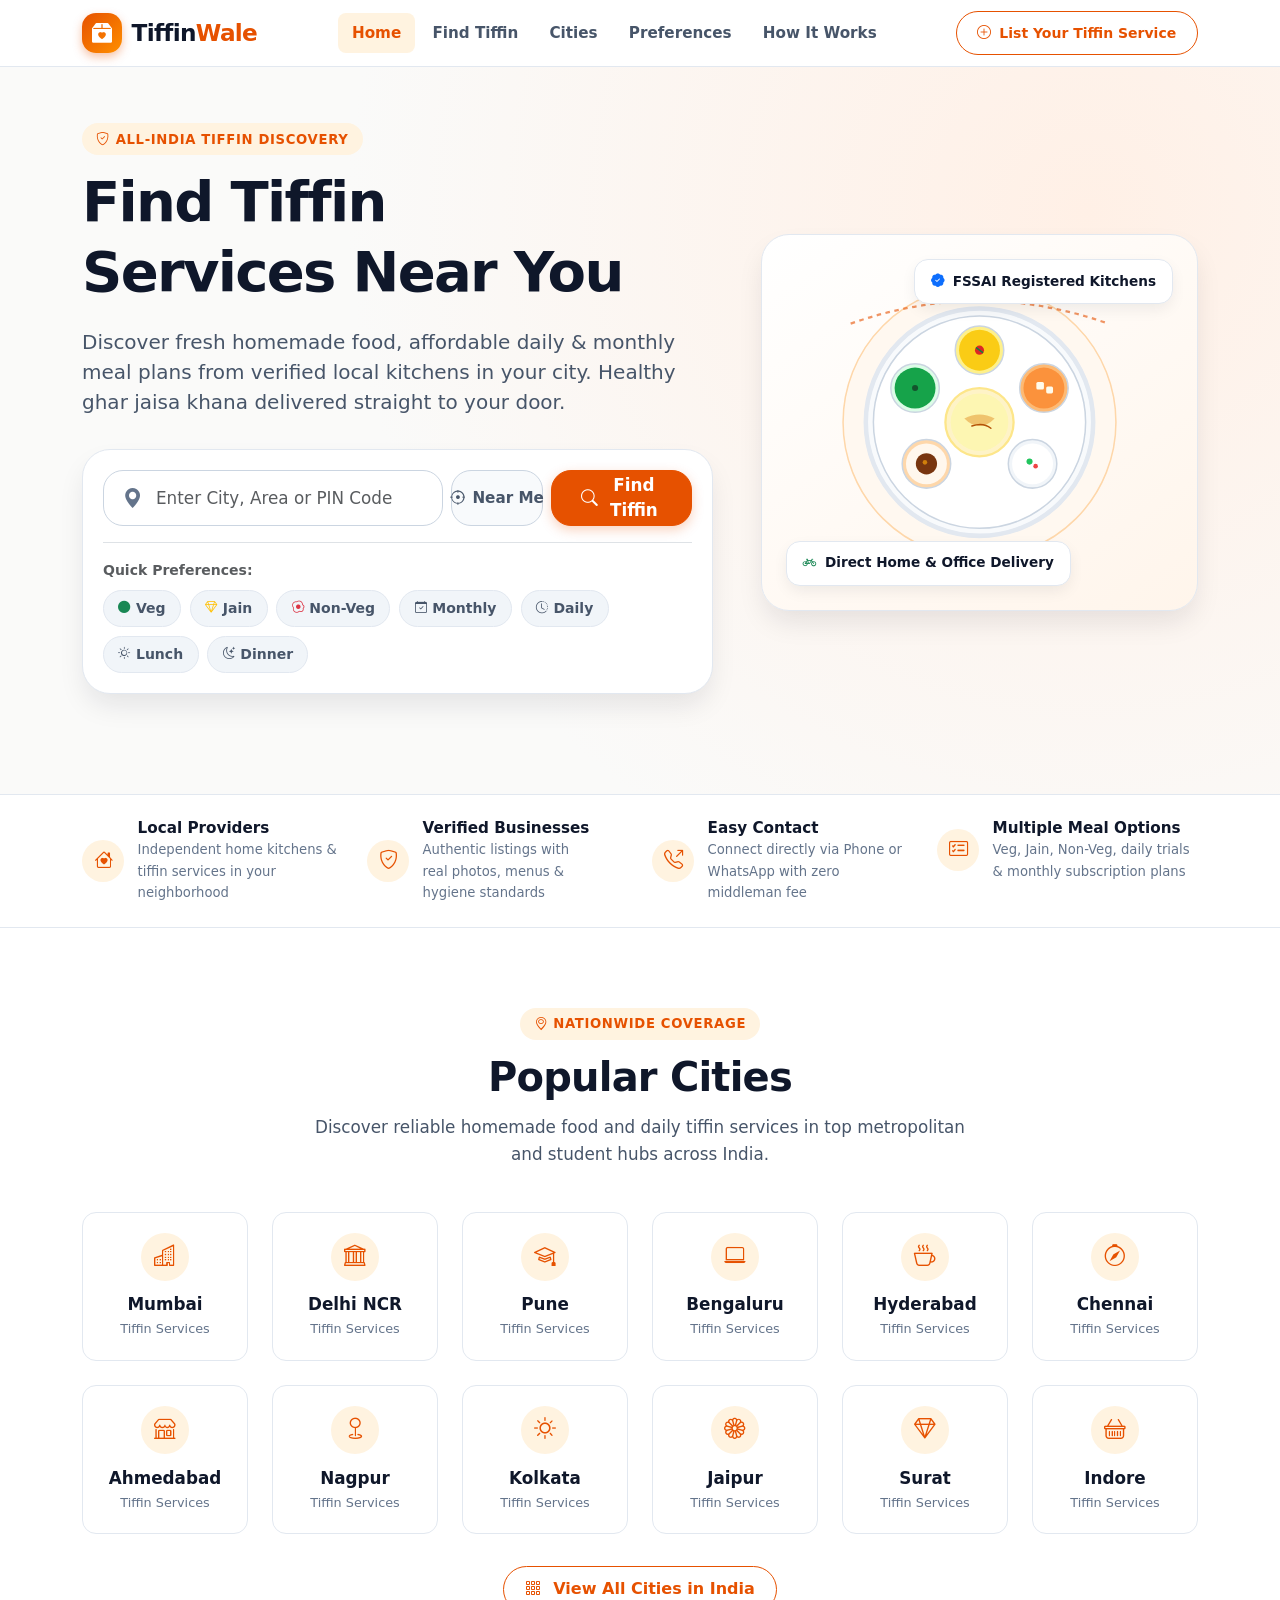
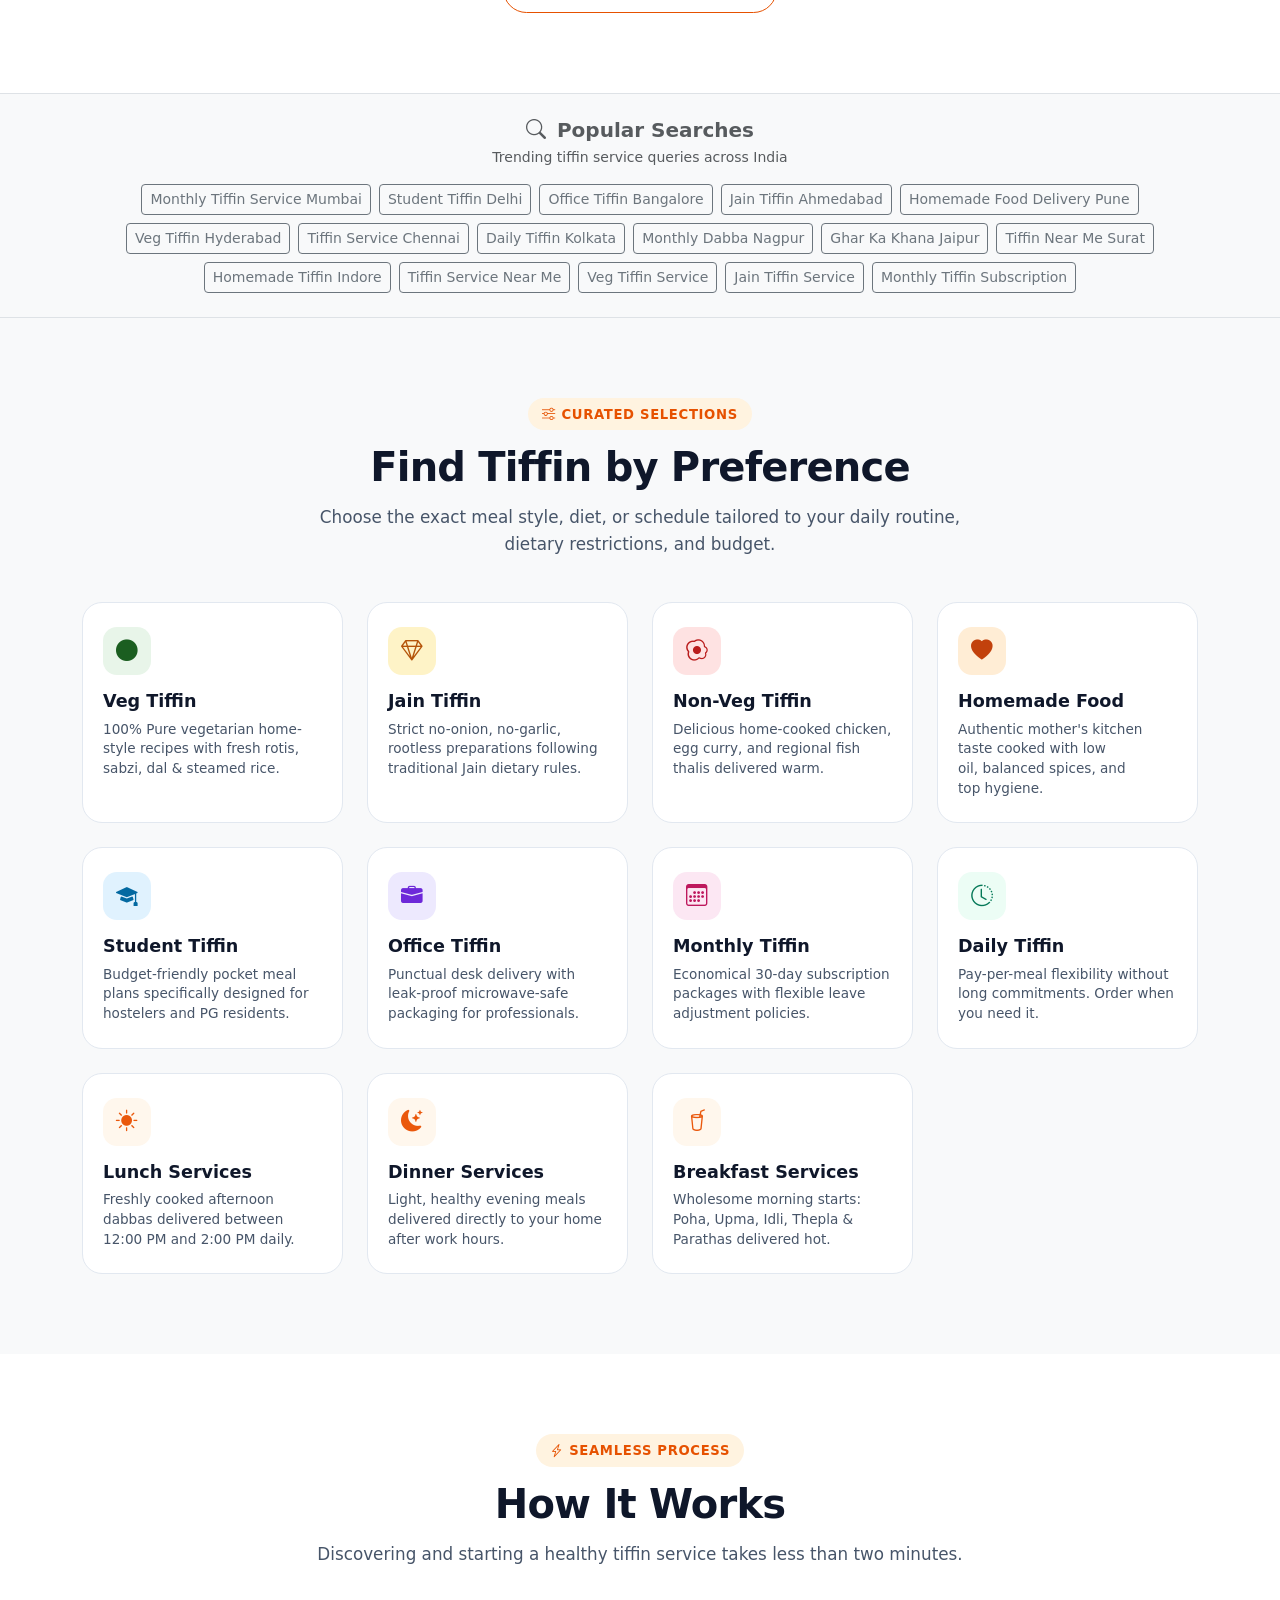
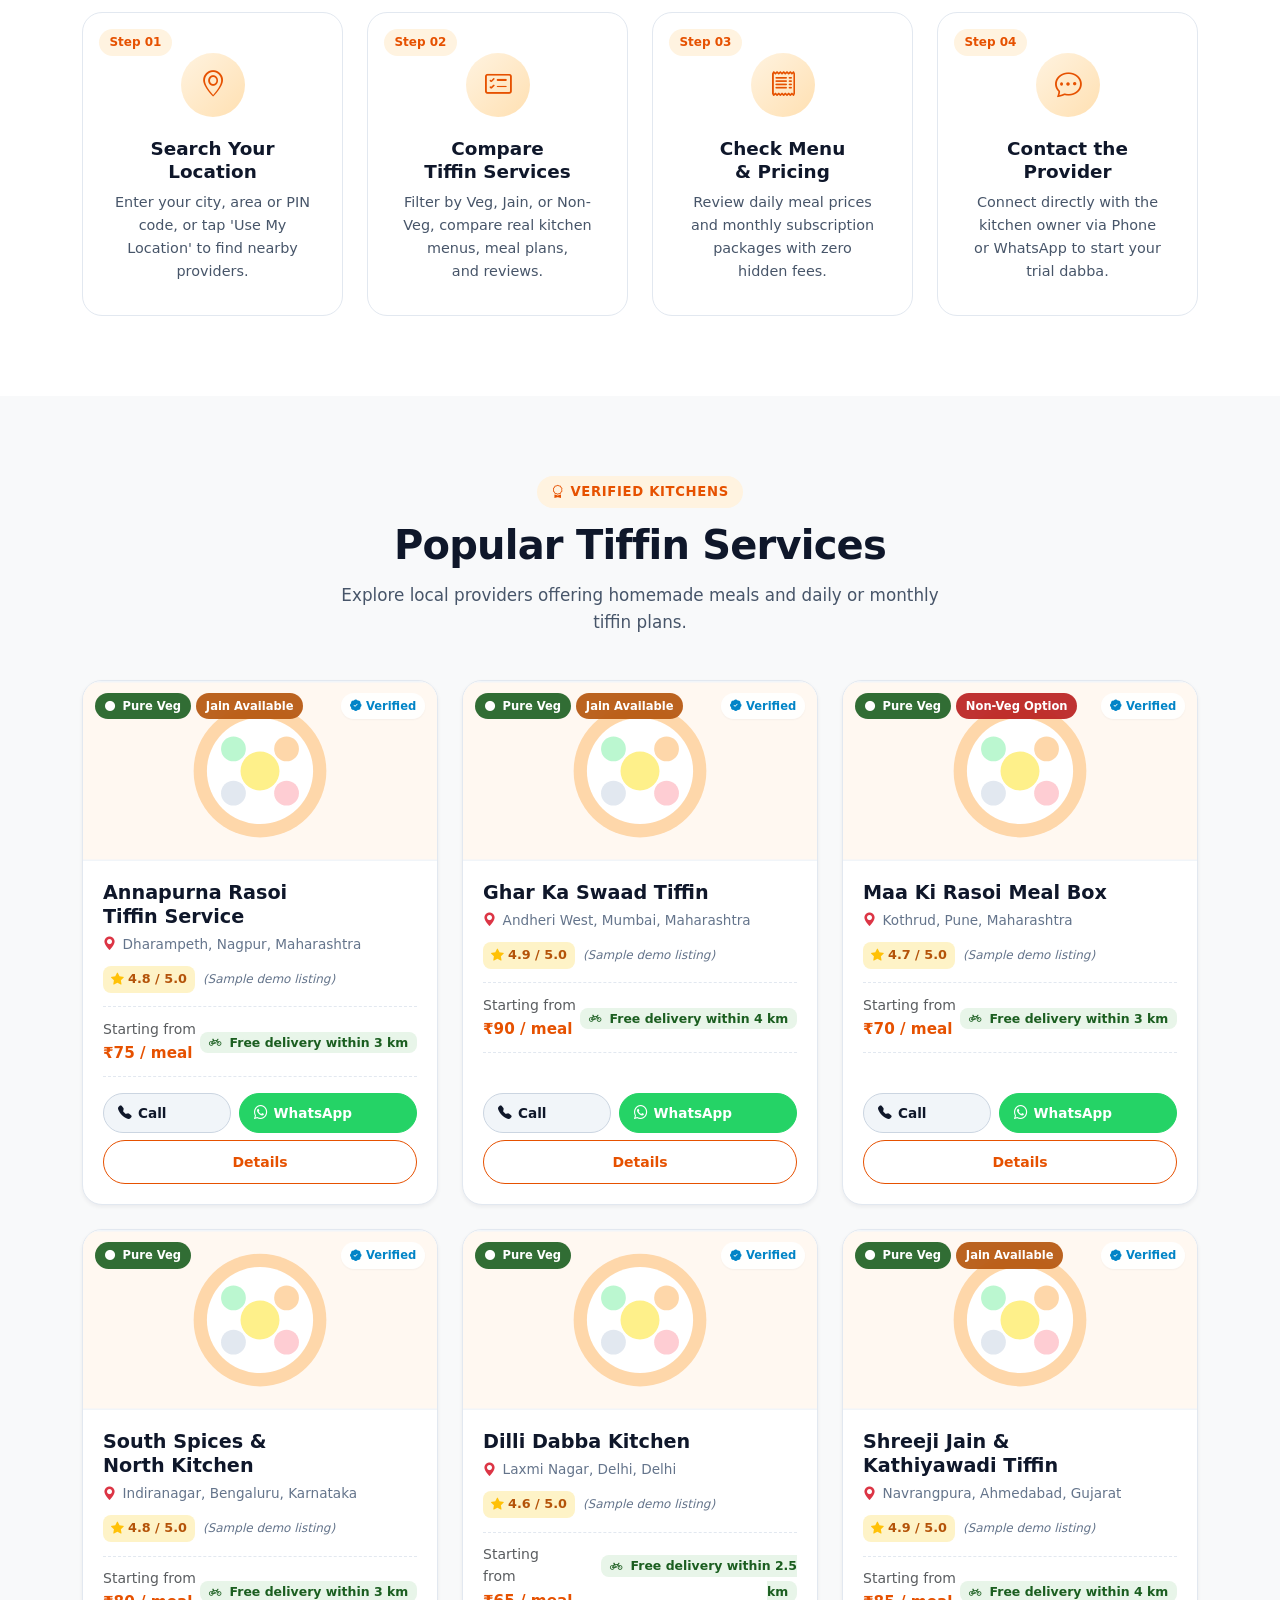
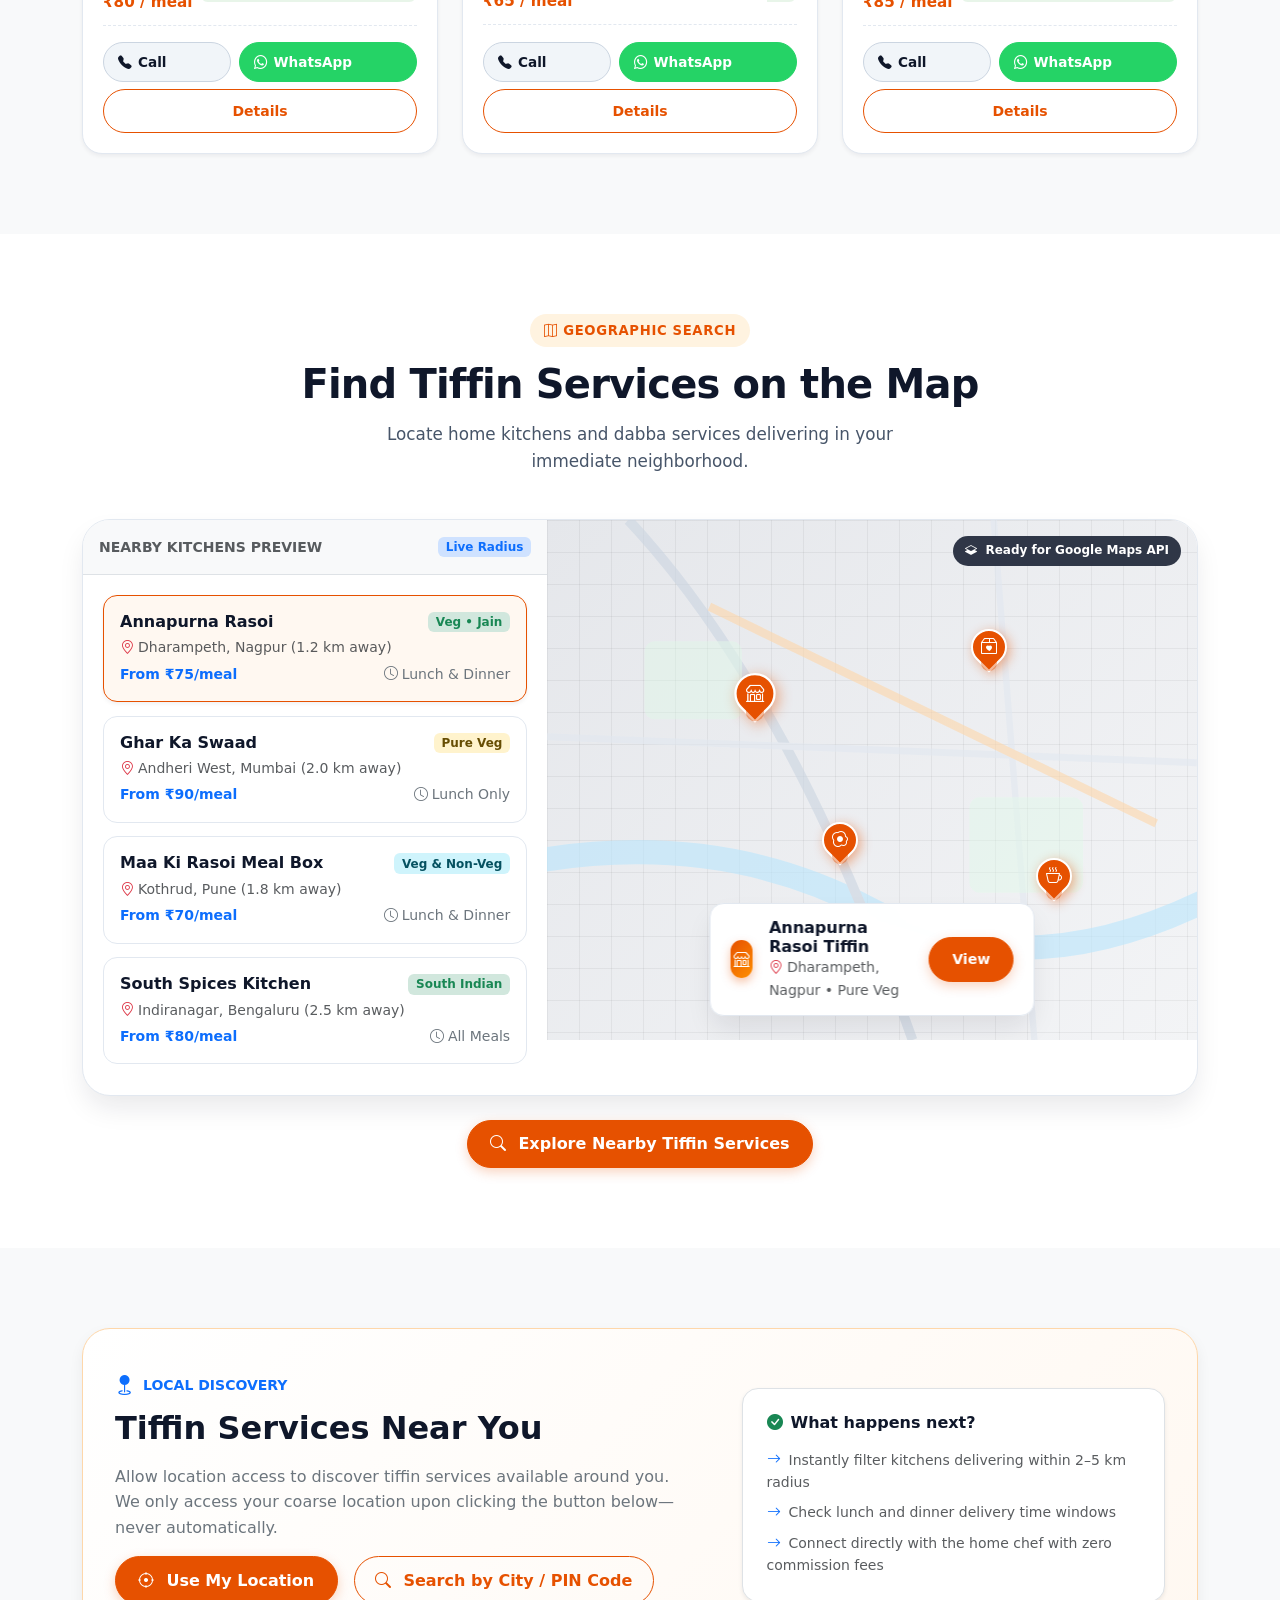
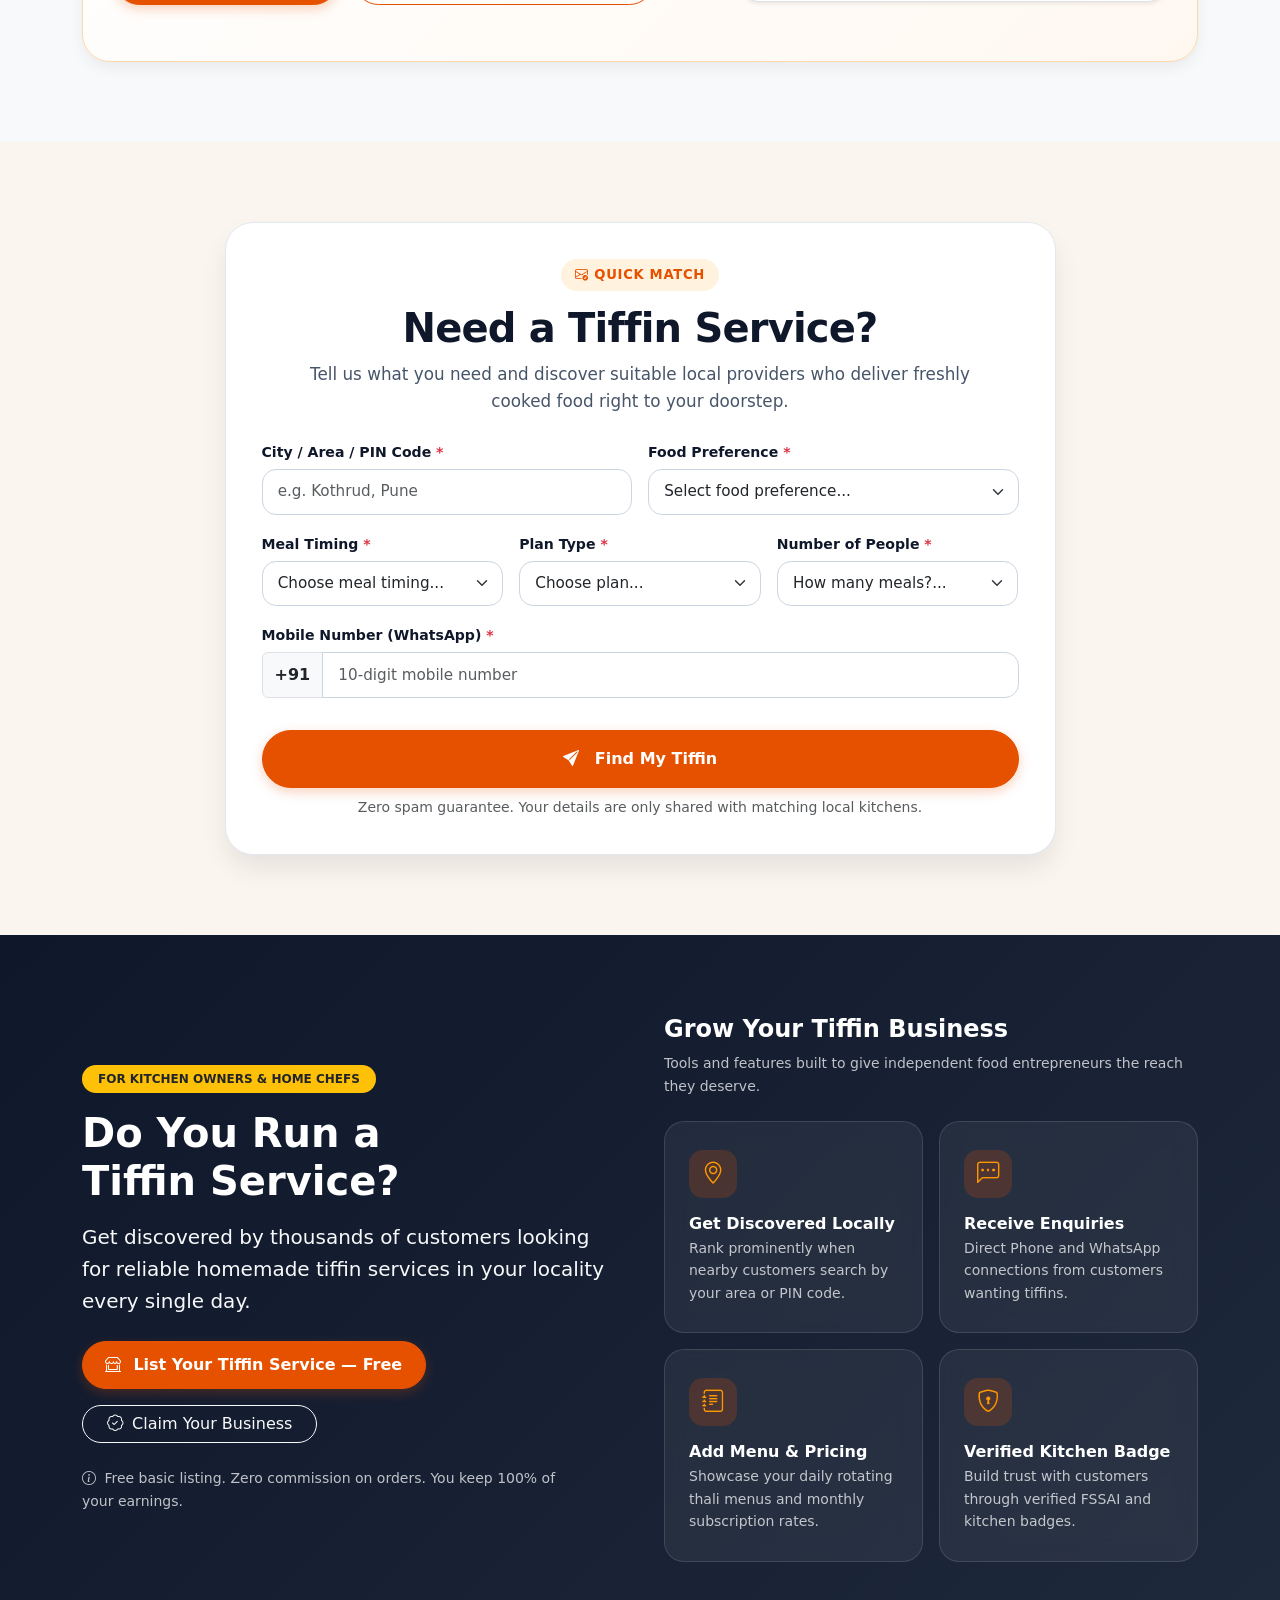
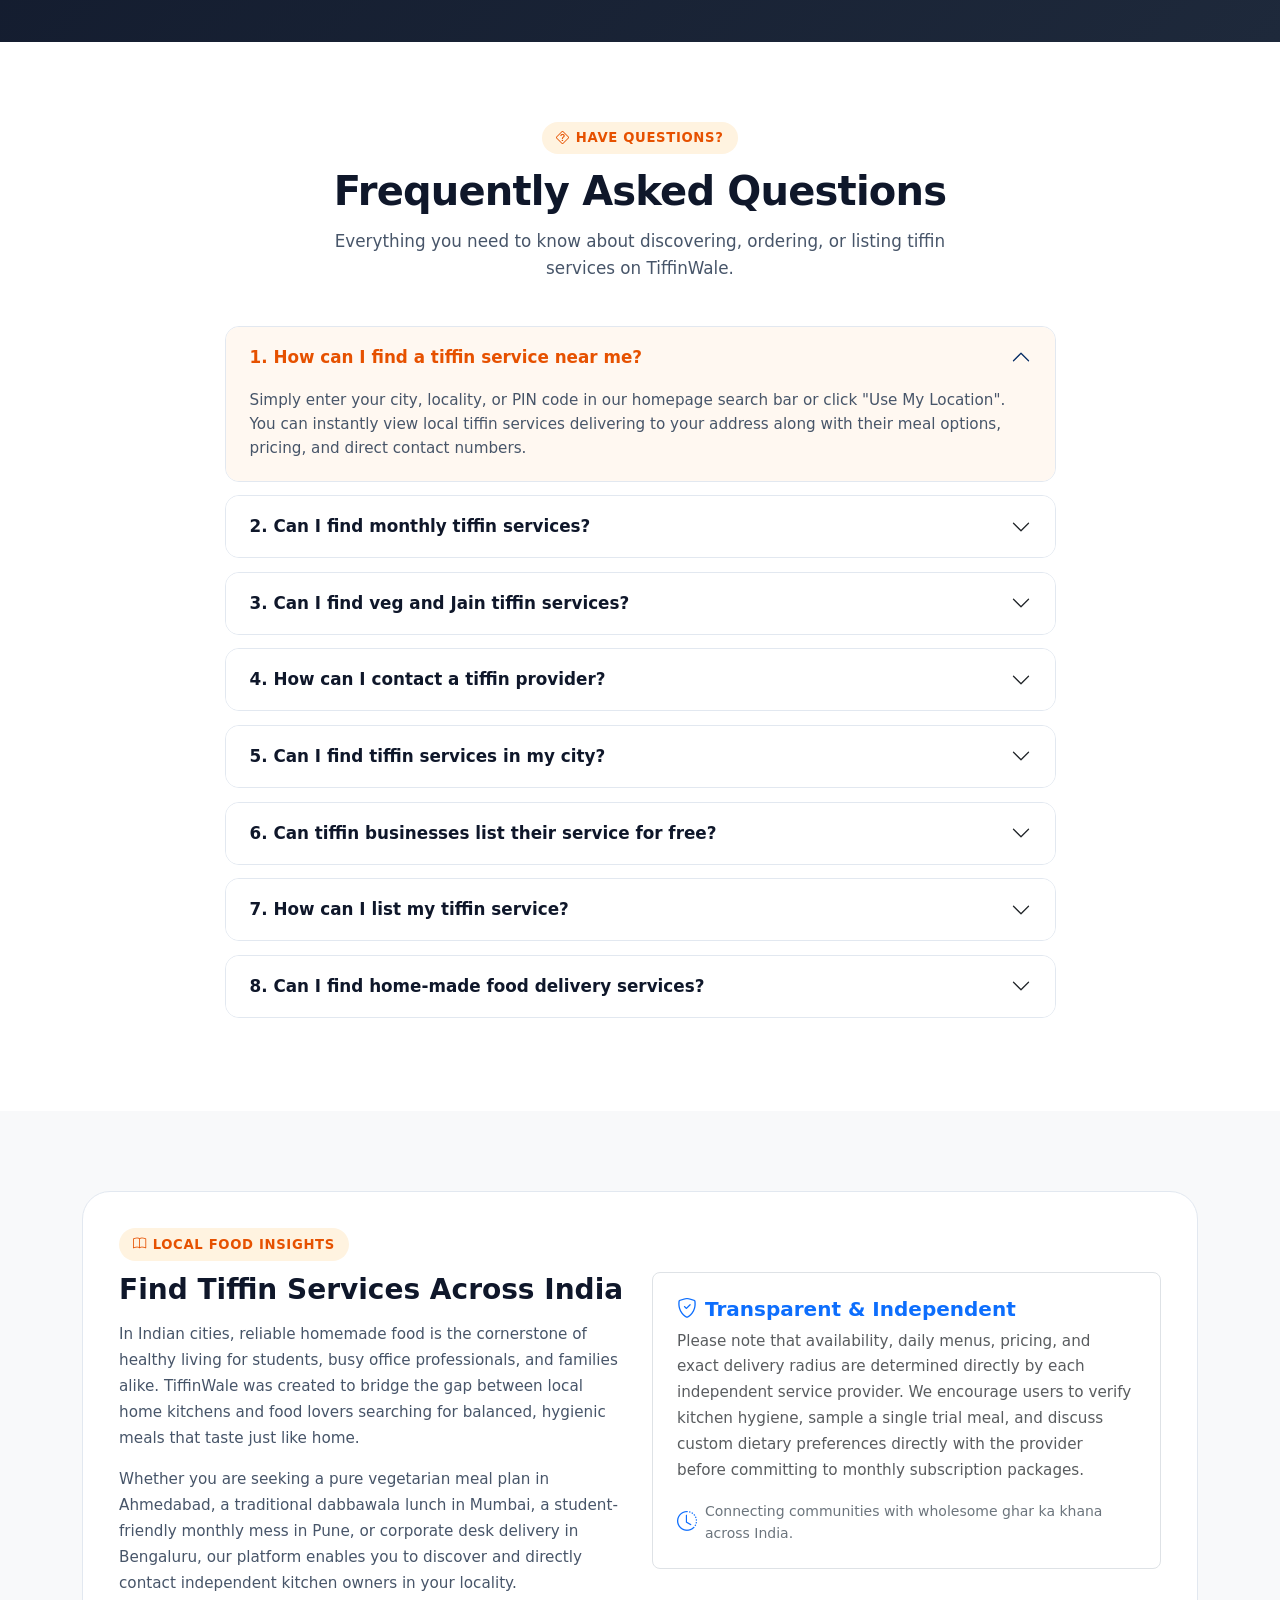
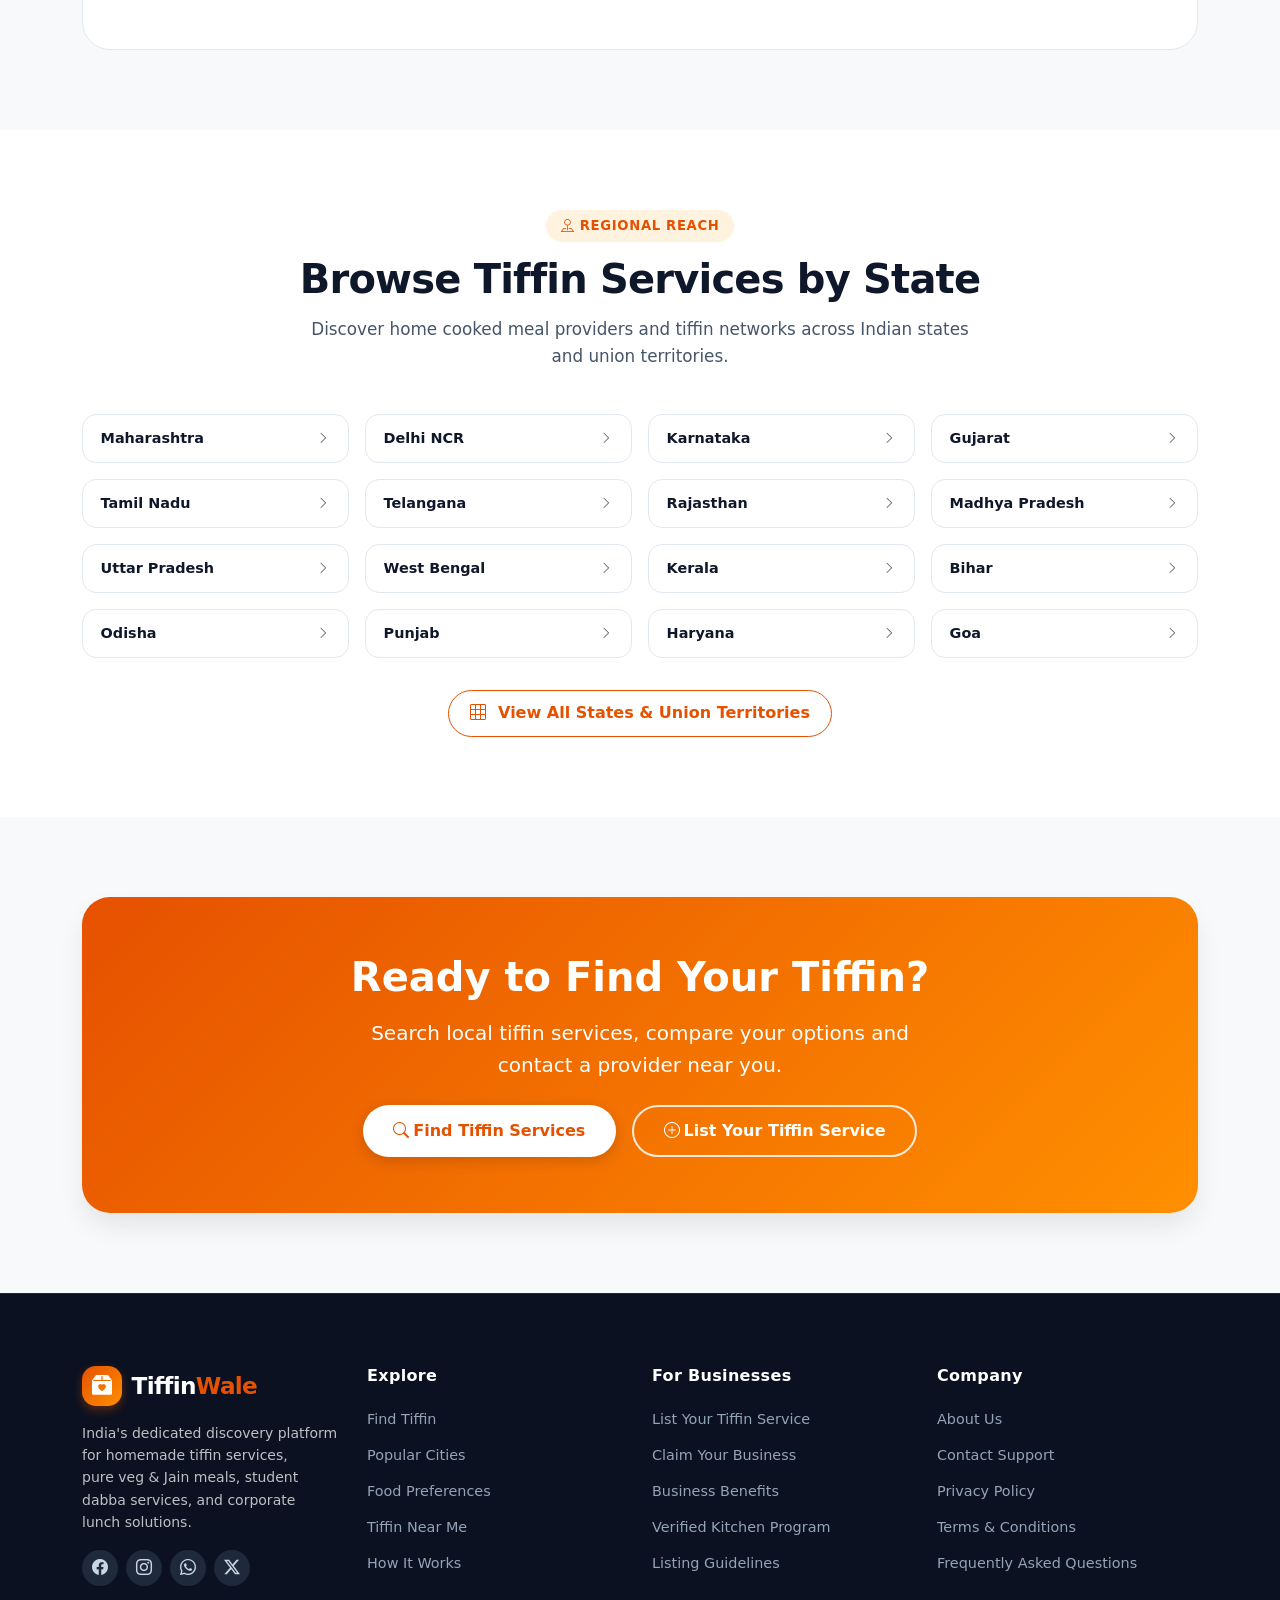
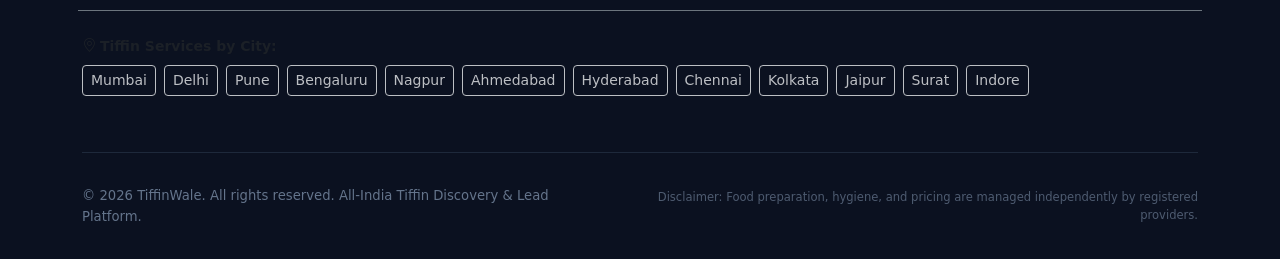
<file: index.html>
<!DOCTYPE html>
<html lang="en">
<head>
  <meta charset="UTF-8">
  <meta name="viewport" content="width=device-width, initial-scale=1.0">
  <meta http-equiv="X-UA-Compatible" content="IE=edge">

  <!-- SEO Primary Meta Tags -->
  <title>Tiffin Service Near Me | Find Homemade Food & Tiffin Services in India</title>
  <meta name="title" content="Tiffin Service Near Me | Find Homemade Food & Tiffin Services in India">
  <meta name="description" content="Find tiffin service near you — veg, Jain, non-veg, monthly & daily tiffin across Mumbai, Delhi, Pune, Bengaluru, Nagpur & 12+ cities. Compare prices, read reviews, contact home kitchens directly. Starting from ₹65/meal.">
  <meta name="keywords" content="tiffin service near me, homemade food delivery, veg tiffin service, jain tiffin service, monthly tiffin service, office tiffin, student tiffin, lunch delivery">
  <meta name="robots" content="index, follow">
  <meta name="theme-color" content="#e65100">
  <link rel="canonical" href="https://akhairkar.github.io/tiffinservice/">
  <meta name="author" content="TiffinWale">
  <meta name="geo.region" content="IN">
  <meta name="geo.placename" content="India">
  <link rel="icon" type="image/svg+xml" href="favicon.svg">

  <!-- Open Graph / Facebook -->
  <meta property="og:type" content="website">
  <meta property="og:url" content="https://akhairkar.github.io/tiffinservice/">
  <meta property="og:title" content="Tiffin Service Near Me | Find Homemade Food & Tiffin Services in India">
  <meta property="og:description" content="Find tiffin services near you across India. Discover homemade, veg, Jain, daily and monthly tiffin providers and contact local kitchens directly.">
  <meta property="og:site_name" content="TiffinWale">
  <meta property="og:locale" content="en_IN">
  <meta property="og:image" content="https://akhairkar.github.io/tiffinservice/city_preview.png">

  <!-- Twitter / X -->
  <meta name="twitter:card" content="summary_large_image">
  <meta name="twitter:url" content="https://akhairkar.github.io/tiffinservice/">
  <meta name="twitter:title" content="Tiffin Service Near Me | Find Homemade Food & Tiffin Services in India">
  <meta name="twitter:description" content="Find tiffin services near you across India. Discover homemade, veg, Jain, daily and monthly tiffin providers and contact local kitchens directly.">
  <meta name="twitter:image" content="https://akhairkar.github.io/tiffinservice/city_preview.png">

  <!-- Modern CSS Best Practices: Text wrap balance & typography -->
  <style>
    h1, h2, h3 { text-wrap: balance; }
    p { text-wrap: pretty; }
  </style>

  <!-- Performance: Preconnect to CDN origins (reduces DNS/TCP latency) -->
  <link rel="preconnect" href="https://cdn.jsdelivr.net" crossorigin>
  <link rel="dns-prefetch" href="https://cdn.jsdelivr.net">

  <!-- Performance: Preload critical stylesheet -->
  <link rel="preload" href="css/style.css" as="style">

  <!-- External Stylesheets (CDN) -->
  <link rel="stylesheet" href="https://cdn.jsdelivr.net/npm/bootstrap@5.3.3/dist/css/bootstrap.min.css" integrity="sha384-QWTKZyjpPEjISv5WaRU9OFeRpok6YctnYmDr5pNlyT2bRjXh0JMhjY6hW+ALEwIH" crossorigin="anonymous">
  <link rel="stylesheet" href="https://cdn.jsdelivr.net/npm/bootstrap-icons@1.11.3/font/bootstrap-icons.min.css">
  <link rel="stylesheet" href="css/style.css">

  <!-- Structured Data: WebSite, Organization & FAQPage -->
  <script type="application/ld+json">
  {
    "@context": "https://schema.org",
    "@graph": [
      {
        "@type": "WebSite",
        "@id": "https://akhairkar.github.io/tiffinservice/#website",
        "url": "https://akhairkar.github.io/tiffinservice/",
        "name": "TiffinWale",
        "description": "All-India Tiffin Service Discovery and Lead Generation Platform",
        "potentialAction": {
          "@type": "SearchAction",
          "target": "https://akhairkar.github.io/tiffinservice/?search={search_term_string}",
          "query-input": "required name=search_term_string"
        },
        "inLanguage": "en-IN"
      },
      {
        "@type": "Organization",
        "@id": "https://akhairkar.github.io/tiffinservice/#organization",
        "name": "TiffinWale",
        "url": "https://akhairkar.github.io/tiffinservice/",
        "logo": "https://akhairkar.github.io/tiffinservice/city_preview.png",
        "description": "Discover homemade, affordable, and reliable tiffin services in your city.",
        "foundingDate": "2024",
        "areaServed": {
          "@type": "Country",
          "name": "India"
        },
        "contactPoint": {
          "@type": "ContactPoint",
          "contactType": "customer support",
          "availableLanguage": ["English", "Hindi"],
          "areaServed": "IN"
        }
      },
      {
        "@type": "WebPage",
        "@id": "https://akhairkar.github.io/tiffinservice/#webpage",
        "url": "https://akhairkar.github.io/tiffinservice/",
        "name": "Tiffin Service Near Me | Find Homemade Food & Tiffin Services in India",
        "isPartOf": {
          "@id": "https://akhairkar.github.io/tiffinservice/#website"
        },
        "about": {
          "@id": "https://akhairkar.github.io/tiffinservice/#organization"
        },
        "description": "Find tiffin services near you across India. Discover homemade, veg, Jain, daily and monthly tiffin providers and contact local kitchens directly."
      },
      {
        "@type": "FAQPage",
        "@id": "https://akhairkar.github.io/tiffinservice/#faq",
        "mainEntity": [
          {
            "@type": "Question",
            "name": "How can I find a tiffin service near me?",
            "acceptedAnswer": {
              "@type": "Answer",
              "text": "Simply enter your city, locality, or PIN code in our homepage search bar or click 'Use My Location'. You can instantly view local tiffin services delivering to your address along with their meal options, pricing, and direct contact numbers."
            }
          },
          {
            "@type": "Question",
            "name": "Can I find monthly tiffin services?",
            "acceptedAnswer": {
              "@type": "Answer",
              "text": "Yes! Most providers listed on TiffinWale offer flexible monthly subscription packages for lunch, dinner, or both, typically providing substantial savings compared to daily pay-per-meal rates."
            }
          },
          {
            "@type": "Question",
            "name": "Can I find veg and Jain tiffin services?",
            "acceptedAnswer": {
              "@type": "Answer",
              "text": "Absolutely. You can filter services specifically by Pure Veg or Jain food preferences. Providers offering Jain food ensure strict no-onion, no-garlic preparation in dedicated vegetarian kitchens."
            }
          },
          {
            "@type": "Question",
            "name": "How can I contact a tiffin provider?",
            "acceptedAnswer": {
              "@type": "Answer",
              "text": "Each provider card includes direct 'Call' and 'WhatsApp' buttons so you can speak or chat with the kitchen owner directly, ask about sample trial meals, and negotiate your delivery timings without middleman commissions."
            }
          },
          {
            "@type": "Question",
            "name": "Can I find tiffin services in my city?",
            "acceptedAnswer": {
              "@type": "Answer",
              "text": "TiffinWale covers major metropolitan cities across India—including Mumbai, Delhi NCR, Pune, Bengaluru, Hyderabad, Nagpur, Ahmedabad, Chennai, and Kolkata—as well as expanding tier-2 and tier-3 cities nationwide."
            }
          },
          {
            "@type": "Question",
            "name": "Can tiffin businesses list their service for free?",
            "acceptedAnswer": {
              "@type": "Answer",
              "text": "Yes, local tiffin kitchens, home chefs, and commercial dabba services can create a basic business listing completely free of charge to get discovered by nearby customers."
            }
          },
          {
            "@type": "Question",
            "name": "How can I list my tiffin service?",
            "acceptedAnswer": {
              "@type": "Answer",
              "text": "Click the 'List Your Tiffin Service' button on our header or business CTA section. Fill in your kitchen name, city, delivery areas, food types, and contact details to get your listing published."
            }
          },
          {
            "@type": "Question",
            "name": "Can I find home-made food delivery services?",
            "acceptedAnswer": {
              "@type": "Answer",
              "text": "Yes, our directory highlights independent home chefs and family-operated kitchens who prepare fresh, hygienic, ghar-ka-khana style meals with balanced spices and low oil."
            }
          }
        ]
      },
      {
        "@type": "ItemList",
        "@id": "https://akhairkar.github.io/tiffinservice/#citylist",
        "name": "Tiffin Services by City in India",
        "description": "Find homemade tiffin services in major Indian cities",
        "numberOfItems": 12,
        "itemListElement": [
          {"@type":"ListItem","position":1,"name":"Tiffin Service in Mumbai","url":"https://akhairkar.github.io/tiffinservice/tiffin-service-mumbai.html"},
          {"@type":"ListItem","position":2,"name":"Tiffin Service in Delhi","url":"https://akhairkar.github.io/tiffinservice/tiffin-service-delhi.html"},
          {"@type":"ListItem","position":3,"name":"Tiffin Service in Pune","url":"https://akhairkar.github.io/tiffinservice/tiffin-service-pune.html"},
          {"@type":"ListItem","position":4,"name":"Tiffin Service in Bengaluru","url":"https://akhairkar.github.io/tiffinservice/tiffin-service-bengaluru.html"},
          {"@type":"ListItem","position":5,"name":"Tiffin Service in Hyderabad","url":"https://akhairkar.github.io/tiffinservice/tiffin-service-hyderabad.html"},
          {"@type":"ListItem","position":6,"name":"Tiffin Service in Chennai","url":"https://akhairkar.github.io/tiffinservice/tiffin-service-chennai.html"},
          {"@type":"ListItem","position":7,"name":"Tiffin Service in Ahmedabad","url":"https://akhairkar.github.io/tiffinservice/tiffin-service-ahmedabad.html"},
          {"@type":"ListItem","position":8,"name":"Tiffin Service in Nagpur","url":"https://akhairkar.github.io/tiffinservice/tiffin-service-nagpur.html"},
          {"@type":"ListItem","position":9,"name":"Tiffin Service in Kolkata","url":"https://akhairkar.github.io/tiffinservice/tiffin-service-kolkata.html"},
          {"@type":"ListItem","position":10,"name":"Tiffin Service in Jaipur","url":"https://akhairkar.github.io/tiffinservice/tiffin-service-jaipur.html"},
          {"@type":"ListItem","position":11,"name":"Tiffin Service in Surat","url":"https://akhairkar.github.io/tiffinservice/tiffin-service-surat.html"},
          {"@type":"ListItem","position":12,"name":"Tiffin Service in Indore","url":"https://akhairkar.github.io/tiffinservice/tiffin-service-indore.html"}
        ]
      }
    ]
  }
  </script>
</head>
<body>

  <!-- ======================================================================
       HEADER & NAVIGATION
       ====================================================================== -->
  <header class="site-header" id="siteHeader">
    <div class="container-xl">
      <nav class="navbar navbar-expand-lg py-2" aria-label="Main navigation">
        <!-- Brand Logo -->
        <a class="navbar-brand brand-logo" href="#" aria-label="TiffinWale Homepage">
          <div class="brand-icon-box" aria-hidden="true">
            <i class="bi bi-box2-heart-fill"></i>
          </div>
          <span>Tiffin<span class="accent">Wale</span></span>
        </a>

        <!-- Mobile Toggle Button -->
        <button class="navbar-toggler border-0 p-2" type="button" data-bs-toggle="offcanvas" data-bs-target="#mobileNavOffcanvas" aria-controls="mobileNavOffcanvas" aria-expanded="false" aria-label="Toggle navigation">
          <span class="navbar-toggler-icon"></span>
        </button>

        <!-- Desktop Navigation -->
        <div class="collapse navbar-collapse d-none d-lg-flex" id="desktopNav">
          <ul class="navbar-nav mx-auto mb-2 mb-lg-0 gap-1">
            <li class="nav-item">
              <a class="nav-link active" aria-current="page" href="#heroSection">Home</a>
            </li>
            <li class="nav-item">
              <a class="nav-link" href="#searchSection">Find Tiffin</a>
            </li>
            <li class="nav-item">
              <a class="nav-link" href="#citiesSection">Cities</a>
            </li>
            <li class="nav-item">
              <a class="nav-link" href="#preferencesSection">Preferences</a>
            </li>
            <li class="nav-item">
              <a class="nav-link" href="#howItWorksSection">How It Works</a>
            </li>
          </ul>

          <div class="d-flex align-items-center gap-2">
            <button type="button" class="btn btn-outline-custom btn-sm" data-bs-toggle="modal" data-bs-target="#listBusinessModal">
              <i class="bi bi-plus-circle" aria-hidden="true"></i> List Your Tiffin Service
            </button>
          </div>
        </div>
      </nav>
    </div>
  </header>

  <!-- Mobile Offcanvas Drawer -->
  <div class="offcanvas offcanvas-end d-lg-none" tabindex="-1" id="mobileNavOffcanvas" aria-labelledby="mobileNavLabel">
    <div class="offcanvas-header border-bottom">
      <div class="brand-logo" id="mobileNavLabel">
        <div class="brand-icon-box" aria-hidden="true">
          <i class="bi bi-box2-heart-fill"></i>
        </div>
        <span>Tiffin<span class="accent">Wale</span></span>
      </div>
      <button type="button" class="btn-close text-reset" data-bs-dismiss="offcanvas" aria-label="Close menu"></button>
    </div>
    <div class="offcanvas-body d-flex flex-column justify-content-between p-4">
      <ul class="navbar-nav gap-2">
        <li class="nav-item">
          <a class="nav-link active py-2" href="#heroSection" data-bs-dismiss="offcanvas">
            <i class="bi bi-house-door me-2" aria-hidden="true"></i> Home
          </a>
        </li>
        <li class="nav-item">
          <a class="nav-link py-2" href="#searchSection" data-bs-dismiss="offcanvas">
            <i class="bi bi-search me-2" aria-hidden="true"></i> Find Tiffin
          </a>
        </li>
        <li class="nav-item">
          <a class="nav-link py-2" href="#citiesSection" data-bs-dismiss="offcanvas">
            <i class="bi bi-geo-alt me-2" aria-hidden="true"></i> Popular Cities
          </a>
        </li>
        <li class="nav-item">
          <a class="nav-link py-2" href="#preferencesSection" data-bs-dismiss="offcanvas">
            <i class="bi bi-grid me-2" aria-hidden="true"></i> Food Preferences
          </a>
        </li>
        <li class="nav-item">
          <a class="nav-link py-2" href="#howItWorksSection" data-bs-dismiss="offcanvas">
            <i class="bi bi-info-circle me-2" aria-hidden="true"></i> How It Works
          </a>
        </li>
        <li class="nav-item">
          <a class="nav-link py-2" href="#faqSection" data-bs-dismiss="offcanvas">
            <i class="bi bi-question-circle me-2" aria-hidden="true"></i> FAQs
          </a>
        </li>
      </ul>

      <div class="pt-4 border-top mt-auto">
        <button type="button" class="btn btn-primary-custom w-100 mb-2" data-bs-toggle="modal" data-bs-target="#listBusinessModal" data-bs-dismiss="offcanvas">
          <i class="bi bi-plus-circle" aria-hidden="true"></i> List Your Business — Free
        </button>
        <p class="text-muted text-center small mt-2 mb-0">Discover homemade tiffin services across India</p>
      </div>
    </div>
  </div>

  <main id="mainContent">
    <!-- ======================================================================
         HOMEPAGE HERO SECTION
         ====================================================================== -->
    <section class="hero-section" id="heroSection" aria-label="Hero Search Section">
      <div class="container-xl">
        <div class="row align-items-center g-4 g-lg-5">
          <!-- Left Column: Search & Value Prop -->
          <div class="col-lg-7">
            <div class="section-badge">
              <i class="bi bi-shield-check" aria-hidden="true"></i> All-India Tiffin Discovery
            </div>
            <h1 class="hero-heading">
              Find Tiffin Services Near You
            </h1>
            <p class="hero-lead">
              Discover fresh homemade food, affordable daily & monthly meal plans from verified local kitchens in your city. Healthy ghar jaisa khana delivered straight to your door.
            </p>

            <!-- Search UI Component -->
            <div class="hero-search-wrapper" id="searchSection">
              <form id="heroSearchForm" class="row g-2 align-items-center" novalidate>
                <div class="col-12 col-md-6 col-lg-7">
                  <div class="search-input-group">
                    <span class="search-icon-inside"><i class="bi bi-geo-alt-fill" aria-hidden="true"></i></span>
                    <input 
                      type="text" 
                      class="form-control search-input-field" 
                      id="searchLocationInput" 
                      name="location" 
                      placeholder="Enter City, Area or PIN Code" 
                      aria-label="Enter City, Area or PIN Code" 
                      autocomplete="off"
                      required
                    >
                  </div>
                </div>
                <div class="col-6 col-md-3 col-lg-2">
                  <button type="button" class="btn btn-location-action w-100" id="btnUseMyLocation" title="Use current location">
                    <i class="bi bi-crosshair" aria-hidden="true"></i>
                    <span class="d-none d-sm-inline">Near Me</span>
                  </button>
                </div>
                <div class="col-6 col-md-3 col-lg-3">
                  <button type="submit" class="btn btn-primary-custom btn-search-main w-100" id="btnSearchSubmit">
                    <i class="bi bi-search" aria-hidden="true"></i>
                    <span>Find Tiffin</span>
                  </button>
                </div>
              </form>

              <!-- Geolocation and Search Feedback Banner -->
              <div id="locationFeedbackBanner" class="location-status-banner" role="status" aria-live="polite"></div>

              <!-- Service Preference Filter Chips -->
              <div class="mt-3 pt-3 border-top">
                <span class="d-block small text-muted fw-bold mb-2">Quick Preferences:</span>
                <div class="preference-chips-container" role="group" aria-label="Quick food preference filters">
                  <button type="button" class="preference-chip" data-pref="veg" aria-pressed="false">
                    <i class="bi bi-circle-fill text-success small" aria-hidden="true"></i> Veg
                  </button>
                  <button type="button" class="preference-chip" data-pref="jain" aria-pressed="false">
                    <i class="bi bi-gem text-warning small" aria-hidden="true"></i> Jain
                  </button>
                  <button type="button" class="preference-chip" data-pref="nonveg" aria-pressed="false">
                    <i class="bi bi-egg-fried text-danger small" aria-hidden="true"></i> Non-Veg
                  </button>
                  <button type="button" class="preference-chip" data-pref="monthly" aria-pressed="false">
                    <i class="bi bi-calendar-check small" aria-hidden="true"></i> Monthly
                  </button>
                  <button type="button" class="preference-chip" data-pref="daily" aria-pressed="false">
                    <i class="bi bi-clock-history small" aria-hidden="true"></i> Daily
                  </button>
                  <button type="button" class="preference-chip" data-pref="lunch" aria-pressed="false">
                    <i class="bi bi-sun small" aria-hidden="true"></i> Lunch
                  </button>
                  <button type="button" class="preference-chip" data-pref="dinner" aria-pressed="false">
                    <i class="bi bi-moon-stars small" aria-hidden="true"></i> Dinner
                  </button>
                </div>
              </div>
            </div>
          </div>

          <!-- Right Column: Tasteful Culinary Visual -->
          <div class="col-lg-5 d-none d-lg-block">
            <div class="hero-visual-card">
              <!-- High-Tech SVG Indian Thali & Tiffin Illustration -->
              <svg class="hero-art-svg" viewBox="0 0 500 420" fill="none" xmlns="http://www.w3.org/2000/svg" role="img" aria-label="Fresh Indian Tiffin Dabba and Homemade Thali Illustration" fetchpriority="high">
                <circle cx="250" cy="210" r="180" fill="#FFF8F0" stroke="#FED7AA" stroke-width="2"/>
                <!-- Outer Plate / Thali -->
                <circle cx="250" cy="210" r="150" fill="#F8FAFC" stroke="#E2E8F0" stroke-width="6"/>
                <circle cx="250" cy="210" r="140" fill="#FFFFFF" stroke="#CBD5E1" stroke-width="2"/>
                
                <!-- Central Roti / Rice Bowl -->
                <circle cx="250" cy="210" r="45" fill="#FEF3C7" stroke="#FDE68A" stroke-width="3"/>
                <circle cx="250" cy="210" r="38" fill="#FDF6B2"/>
                <path d="M230 205 Q250 195 270 205 Q250 225 230 205" fill="#D97706" opacity="0.4"/>
                <path d="M240 215 Q255 210 265 218" stroke="#B45309" stroke-width="2" stroke-linecap="round"/>

                <!-- Katori 1: Dal Tadka (Top) -->
                <circle cx="250" cy="115" r="32" fill="#FEF08A" stroke="#CBD5E1" stroke-width="2"/>
                <circle cx="250" cy="115" r="27" fill="#FACC15"/>
                <circle cx="250" cy="115" r="6" fill="#DC2626"/>
                <path d="M246 112 L254 118" stroke="#15803D" stroke-width="2" stroke-linecap="round"/>

                <!-- Katori 2: Paneer / Sabzi (Right) -->
                <circle cx="335" cy="165" r="32" fill="#FDBA74" stroke="#CBD5E1" stroke-width="2"/>
                <circle cx="335" cy="165" r="27" fill="#FB923C"/>
                <rect x="325" y="157" width="10" height="10" rx="2" fill="#FFFBEB"/>
                <rect x="338" y="163" width="9" height="9" rx="2" fill="#FFFBEB"/>

                <!-- Katori 3: Salad & Raita (Bottom Right) -->
                <circle cx="320" cy="265" r="32" fill="#F1F5F9" stroke="#CBD5E1" stroke-width="2"/>
                <circle cx="320" cy="265" r="27" fill="#FFFFFF"/>
                <circle cx="316" cy="262" r="4" fill="#22C55E"/>
                <circle cx="324" cy="268" r="3" fill="#EF4444"/>

                <!-- Katori 4: Sweet Gulab Jamun (Bottom Left) -->
                <circle cx="180" cy="265" r="32" fill="#FED7AA" stroke="#CBD5E1" stroke-width="2"/>
                <circle cx="180" cy="265" r="27" fill="#FFF7ED"/>
                <circle cx="180" cy="265" r="14" fill="#78350F"/>
                <circle cx="178" cy="263" r="3" fill="#F59E0B" opacity="0.7"/>

                <!-- Katori 5: Green Chutney / Pickle (Left) -->
                <circle cx="165" cy="165" r="32" fill="#DCFCE7" stroke="#CBD5E1" stroke-width="2"/>
                <circle cx="165" cy="165" r="27" fill="#16A34A"/>
                <circle cx="165" cy="165" r="4" fill="#14532D"/>

                <!-- Stainless Steel Tiffin Handle Graphic Accent -->
                <path d="M80 80 Q250 20 420 80" stroke="#E65100" stroke-width="3" stroke-dasharray="6 6" fill="none" opacity="0.6"/>
              </svg>

              <!-- Floating Micro Trust Badges -->
              <div class="hero-floating-badge badge-top">
                <i class="bi bi-patch-check-fill text-primary" aria-hidden="true"></i>
                <span>FSSAI Registered Kitchens</span>
              </div>

              <div class="hero-floating-badge badge-bottom">
                <i class="bi bi-bicycle text-success" aria-hidden="true"></i>
                <span>Direct Home & Office Delivery</span>
              </div>
            </div>
          </div>
        </div>
      </div>
    </section>

    <!-- ======================================================================
         TRUST STRIP (Compact Trust Signals - No fake statistics)
         ====================================================================== -->
    <section class="trust-strip" aria-label="Platform Trust Signals">
      <div class="container-xl">
        <div class="row g-3 g-md-4">
          <div class="col-6 col-lg-3">
            <div class="trust-item">
              <div class="trust-icon-wrap" aria-hidden="true">
                <i class="bi bi-house-heart"></i>
              </div>
              <div>
                <h2 class="trust-text-heading">Local Providers</h2>
                <p class="trust-text-sub">Independent home kitchens & tiffin services in your neighborhood</p>
              </div>
            </div>
          </div>

          <div class="col-6 col-lg-3">
            <div class="trust-item">
              <div class="trust-icon-wrap" aria-hidden="true">
                <i class="bi bi-shield-check"></i>
              </div>
              <div>
                <h2 class="trust-text-heading">Verified Businesses</h2>
                <p class="trust-text-sub">Authentic listings with real photos, menus & hygiene standards</p>
              </div>
            </div>
          </div>

          <div class="col-6 col-lg-3">
            <div class="trust-item">
              <div class="trust-icon-wrap" aria-hidden="true">
                <i class="bi bi-telephone-outbound"></i>
              </div>
              <div>
                <h2 class="trust-text-heading">Easy Contact</h2>
                <p class="trust-text-sub">Connect directly via Phone or WhatsApp with zero middleman fee</p>
              </div>
            </div>
          </div>

          <div class="col-6 col-lg-3">
            <div class="trust-item">
              <div class="trust-icon-wrap" aria-hidden="true">
                <i class="bi bi-card-checklist"></i>
              </div>
              <div>
                <h2 class="trust-text-heading">Multiple Meal Options</h2>
                <p class="trust-text-sub">Veg, Jain, Non-Veg, daily trials & monthly subscription plans</p>
              </div>
            </div>
          </div>
        </div>
      </div>
    </section>

    <!-- ======================================================================
         POPULAR CITIES SECTION (12 Major Indian Cities)
         ====================================================================== -->
    <section class="section-padding bg-white" id="citiesSection" aria-label="Popular Cities for Tiffin Services">
      <div class="container-xl">
        <div class="section-header text-center">
          <span class="section-badge"><i class="bi bi-geo-alt" aria-hidden="true"></i> Nationwide Coverage</span>
          <h2 class="section-title">Popular Cities</h2>
          <p class="section-subtitle mx-auto">
            Discover reliable homemade food and daily tiffin services in top metropolitan and student hubs across India.
          </p>
        </div>

        <div class="row g-3 g-md-4 row-cols-2 row-cols-sm-3 row-cols-md-4 row-cols-lg-6">
          <!-- City 1: Mumbai -->
          <div class="col">
            <a href="tiffin-service-mumbai.html" class="city-card text-decoration-none" data-city="Mumbai" title="Tiffin Services in Mumbai">
              <div class="city-icon-box" aria-hidden="true">
                <i class="bi bi-buildings"></i>
              </div>
              <h3 class="city-name">Mumbai</h3>
              <span class="city-tagline">Tiffin Services</span>
            </a>
          </div>

          <!-- City 2: Delhi NCR -->
          <div class="col">
            <a href="tiffin-service-delhi.html" class="city-card text-decoration-none" data-city="Delhi" title="Tiffin Services in Delhi NCR">
              <div class="city-icon-box" aria-hidden="true">
                <i class="bi bi-bank"></i>
              </div>
              <h3 class="city-name">Delhi NCR</h3>
              <span class="city-tagline">Tiffin Services</span>
            </a>
          </div>

          <!-- City 3: Pune -->
          <div class="col">
            <a href="tiffin-service-pune.html" class="city-card text-decoration-none" data-city="Pune" title="Tiffin Services in Pune">
              <div class="city-icon-box" aria-hidden="true">
                <i class="bi bi-mortarboard"></i>
              </div>
              <h3 class="city-name">Pune</h3>
              <span class="city-tagline">Tiffin Services</span>
            </a>
          </div>

          <!-- City 4: Bengaluru -->
          <div class="col">
            <a href="tiffin-service-bengaluru.html" class="city-card text-decoration-none" data-city="Bengaluru" title="Tiffin Services in Bengaluru">
              <div class="city-icon-box" aria-hidden="true">
                <i class="bi bi-laptop"></i>
              </div>
              <h3 class="city-name">Bengaluru</h3>
              <span class="city-tagline">Tiffin Services</span>
            </a>
          </div>

          <!-- City 5: Hyderabad -->
          <div class="col">
            <a href="tiffin-service-hyderabad.html" class="city-card text-decoration-none" data-city="Hyderabad" title="Tiffin Services in Hyderabad">
              <div class="city-icon-box" aria-hidden="true">
                <i class="bi bi-cup-hot"></i>
              </div>
              <h3 class="city-name">Hyderabad</h3>
              <span class="city-tagline">Tiffin Services</span>
            </a>
          </div>

          <!-- City 6: Chennai -->
          <div class="col">
            <a href="tiffin-service-chennai.html" class="city-card text-decoration-none" data-city="Chennai" title="Tiffin Services in Chennai">
              <div class="city-icon-box" aria-hidden="true">
                <i class="bi bi-compass"></i>
              </div>
              <h3 class="city-name">Chennai</h3>
              <span class="city-tagline">Tiffin Services</span>
            </a>
          </div>

          <!-- City 7: Ahmedabad -->
          <div class="col">
            <a href="tiffin-service-ahmedabad.html" class="city-card text-decoration-none" data-city="Ahmedabad" title="Tiffin Services in Ahmedabad">
              <div class="city-icon-box" aria-hidden="true">
                <i class="bi bi-shop"></i>
              </div>
              <h3 class="city-name">Ahmedabad</h3>
              <span class="city-tagline">Tiffin Services</span>
            </a>
          </div>

          <!-- City 8: Nagpur -->
          <div class="col">
            <a href="tiffin-service-nagpur.html" class="city-card text-decoration-none" data-city="Nagpur" title="Tiffin Services in Nagpur">
              <div class="city-icon-box" aria-hidden="true">
                <i class="bi bi-geo"></i>
              </div>
              <h3 class="city-name">Nagpur</h3>
              <span class="city-tagline">Tiffin Services</span>
            </a>
          </div>

          <!-- City 9: Kolkata -->
          <div class="col">
            <a href="tiffin-service-kolkata.html" class="city-card text-decoration-none" data-city="Kolkata" title="Tiffin Services in Kolkata">
              <div class="city-icon-box" aria-hidden="true">
                <i class="bi bi-brightness-high"></i>
              </div>
              <h3 class="city-name">Kolkata</h3>
              <span class="city-tagline">Tiffin Services</span>
            </a>
          </div>

          <!-- City 10: Jaipur -->
          <div class="col">
            <a href="tiffin-service-jaipur.html" class="city-card text-decoration-none" data-city="Jaipur" title="Tiffin Services in Jaipur">
              <div class="city-icon-box" aria-hidden="true">
                <i class="bi bi-flower1"></i>
              </div>
              <h3 class="city-name">Jaipur</h3>
              <span class="city-tagline">Tiffin Services</span>
            </a>
          </div>

          <!-- City 11: Surat -->
          <div class="col">
            <a href="tiffin-service-surat.html" class="city-card text-decoration-none" data-city="Surat" title="Tiffin Services in Surat">
              <div class="city-icon-box" aria-hidden="true">
                <i class="bi bi-gem"></i>
              </div>
              <h3 class="city-name">Surat</h3>
              <span class="city-tagline">Tiffin Services</span>
            </a>
          </div>

          <!-- City 12: Indore -->
          <div class="col">
            <a href="tiffin-service-indore.html" class="city-card text-decoration-none" data-city="Indore" title="Tiffin Services in Indore">
              <div class="city-icon-box" aria-hidden="true">
                <i class="bi bi-basket"></i>
              </div>
              <h3 class="city-name">Indore</h3>
              <span class="city-tagline">Tiffin Services</span>
            </a>
          </div>
        </div>

        <!-- View All Cities CTA -->
        <div class="text-center mt-4 pt-2">
          <button type="button" class="btn btn-outline-custom" data-bs-toggle="modal" data-bs-target="#allCitiesModal">
            <i class="bi bi-grid-3x3-gap me-1" aria-hidden="true"></i> View All Cities in India
          </button>
        </div>
      </div>
    </section>

    <!-- ======================================================================
         POPULAR SEARCHES (Long-tail Keyword Section)
         ====================================================================== -->
    <section class="py-4 bg-light border-top border-bottom" id="popularSearchesSection" aria-label="Popular Tiffin Searches">
      <div class="container-xl">
        <div class="section-header text-center mb-3">
          <h2 class="h5 fw-bold text-muted mb-1"><i class="bi bi-search me-1" aria-hidden="true"></i> Popular Searches</h2>
          <p class="small text-muted mb-0">Trending tiffin service queries across India</p>
        </div>
        <div class="d-flex flex-wrap gap-2 justify-content-center">
          <a href="tiffin-service-mumbai.html" class="btn btn-outline-secondary btn-sm">Monthly Tiffin Service Mumbai</a>
          <a href="tiffin-service-delhi.html" class="btn btn-outline-secondary btn-sm">Student Tiffin Delhi</a>
          <a href="tiffin-service-bengaluru.html" class="btn btn-outline-secondary btn-sm">Office Tiffin Bangalore</a>
          <a href="tiffin-service-ahmedabad.html" class="btn btn-outline-secondary btn-sm">Jain Tiffin Ahmedabad</a>
          <a href="tiffin-service-pune.html" class="btn btn-outline-secondary btn-sm">Homemade Food Delivery Pune</a>
          <a href="tiffin-service-hyderabad.html" class="btn btn-outline-secondary btn-sm">Veg Tiffin Hyderabad</a>
          <a href="tiffin-service-chennai.html" class="btn btn-outline-secondary btn-sm">Tiffin Service Chennai</a>
          <a href="tiffin-service-kolkata.html" class="btn btn-outline-secondary btn-sm">Daily Tiffin Kolkata</a>
          <a href="tiffin-service-nagpur.html" class="btn btn-outline-secondary btn-sm">Monthly Dabba Nagpur</a>
          <a href="tiffin-service-jaipur.html" class="btn btn-outline-secondary btn-sm">Ghar Ka Khana Jaipur</a>
          <a href="tiffin-service-surat.html" class="btn btn-outline-secondary btn-sm">Tiffin Near Me Surat</a>
          <a href="tiffin-service-indore.html" class="btn btn-outline-secondary btn-sm">Homemade Tiffin Indore</a>
          <a href="#searchSection" class="btn btn-outline-secondary btn-sm">Tiffin Service Near Me</a>
          <a href="#preferencesSection" class="btn btn-outline-secondary btn-sm">Veg Tiffin Service</a>
          <a href="#preferencesSection" class="btn btn-outline-secondary btn-sm">Jain Tiffin Service</a>
          <a href="#preferencesSection" class="btn btn-outline-secondary btn-sm">Monthly Tiffin Subscription</a>
        </div>
      </div>
    </section>

    <!-- ======================================================================
         EXPLORE BY FOOD & SERVICE TYPE (Preferences Section)
         ====================================================================== -->
    <section class="section-padding bg-light" id="preferencesSection" aria-label="Explore Tiffin Services by Food Preference">
      <div class="container-xl">
        <div class="section-header text-center">
          <span class="section-badge"><i class="bi bi-sliders" aria-hidden="true"></i> Curated Selections</span>
          <h2 class="section-title">Find Tiffin by Preference</h2>
          <p class="section-subtitle mx-auto">
            Choose the exact meal style, diet, or schedule tailored to your daily routine, dietary restrictions, and budget.
          </p>
        </div>

        <div class="row g-3 g-md-4 row-cols-1 row-cols-sm-2 row-cols-md-3 row-cols-lg-4">
          <!-- Item 1: Veg Tiffin -->
          <div class="col">
            <div class="category-card" data-category="veg" role="button" tabindex="0" title="Pure Veg Tiffin Services">
              <div class="category-icon veg" aria-hidden="true">
                <i class="bi bi-circle-fill"></i>
              </div>
              <h3 class="category-title">Veg Tiffin</h3>
              <p class="category-desc">100% Pure vegetarian home-style recipes with fresh rotis, sabzi, dal & steamed rice.</p>
            </div>
          </div>

          <!-- Item 2: Jain Tiffin -->
          <div class="col">
            <div class="category-card" data-category="jain" role="button" tabindex="0" title="Jain Tiffin Services">
              <div class="category-icon jain" aria-hidden="true">
                <i class="bi bi-gem"></i>
              </div>
              <h3 class="category-title">Jain Tiffin</h3>
              <p class="category-desc">Strict no-onion, no-garlic, rootless preparations following traditional Jain dietary rules.</p>
            </div>
          </div>

          <!-- Item 3: Non-Veg Tiffin -->
          <div class="col">
            <div class="category-card" data-category="nonveg" role="button" tabindex="0" title="Non-Veg Tiffin Services">
              <div class="category-icon nonveg" aria-hidden="true">
                <i class="bi bi-egg-fried"></i>
              </div>
              <h3 class="category-title">Non-Veg Tiffin</h3>
              <p class="category-desc">Delicious home-cooked chicken, egg curry, and regional fish thalis delivered warm.</p>
            </div>
          </div>

          <!-- Item 4: Homemade Food -->
          <div class="col">
            <div class="category-card" data-category="homemade" role="button" tabindex="0" title="Ghar Ka Khana">
              <div class="category-icon homemade" aria-hidden="true">
                <i class="bi bi-heart-fill"></i>
              </div>
              <h3 class="category-title">Homemade Food</h3>
              <p class="category-desc">Authentic mother's kitchen taste cooked with low oil, balanced spices, and top hygiene.</p>
            </div>
          </div>

          <!-- Item 5: Student Tiffin -->
          <div class="col">
            <div class="category-card" data-category="student" role="button" tabindex="0" title="Student Budget Tiffins">
              <div class="category-icon student" aria-hidden="true">
                <i class="bi bi-mortarboard-fill"></i>
              </div>
              <h3 class="category-title">Student Tiffin</h3>
              <p class="category-desc">Budget-friendly pocket meal plans specifically designed for hostelers and PG residents.</p>
            </div>
          </div>

          <!-- Item 6: Office Tiffin -->
          <div class="col">
            <div class="category-card" data-category="office" role="button" tabindex="0" title="Corporate & Office Tiffin">
              <div class="category-icon office" aria-hidden="true">
                <i class="bi bi-briefcase-fill"></i>
              </div>
              <h3 class="category-title">Office Tiffin</h3>
              <p class="category-desc">Punctual desk delivery with leak-proof microwave-safe packaging for professionals.</p>
            </div>
          </div>

          <!-- Item 7: Monthly Tiffin -->
          <div class="col">
            <div class="category-card" data-category="monthly" role="button" tabindex="0" title="Monthly Subscription Plans">
              <div class="category-icon monthly" aria-hidden="true">
                <i class="bi bi-calendar3"></i>
              </div>
              <h3 class="category-title">Monthly Tiffin</h3>
              <p class="category-desc">Economical 30-day subscription packages with flexible leave adjustment policies.</p>
            </div>
          </div>

          <!-- Item 8: Daily Tiffin -->
          <div class="col">
            <div class="category-card" data-category="daily" role="button" tabindex="0" title="Daily Flexible Tiffins">
              <div class="category-icon daily" aria-hidden="true">
                <i class="bi bi-clock-history"></i>
              </div>
              <h3 class="category-title">Daily Tiffin</h3>
              <p class="category-desc">Pay-per-meal flexibility without long commitments. Order when you need it.</p>
            </div>
          </div>

          <!-- Item 9: Lunch Service -->
          <div class="col">
            <div class="category-card" data-category="lunch" role="button" tabindex="0" title="Fresh Afternoon Lunch">
              <div class="category-icon timing" aria-hidden="true">
                <i class="bi bi-sun-fill"></i>
              </div>
              <h3 class="category-title">Lunch Services</h3>
              <p class="category-desc">Freshly cooked afternoon dabbas delivered between 12:00 PM and 2:00 PM daily.</p>
            </div>
          </div>

          <!-- Item 10: Dinner Service -->
          <div class="col">
            <div class="category-card" data-category="dinner" role="button" tabindex="0" title="Evening Dinner Meals">
              <div class="category-icon timing" aria-hidden="true">
                <i class="bi bi-moon-stars-fill"></i>
              </div>
              <h3 class="category-title">Dinner Services</h3>
              <p class="category-desc">Light, healthy evening meals delivered directly to your home after work hours.</p>
            </div>
          </div>

          <!-- Item 11: Breakfast Service -->
          <div class="col">
            <div class="category-card" data-category="breakfast" role="button" tabindex="0" title="Morning Breakfast Delivery">
              <div class="category-icon timing" aria-hidden="true">
                <i class="bi bi-cup-straw"></i>
              </div>
              <h3 class="category-title">Breakfast Services</h3>
              <p class="category-desc">Wholesome morning starts: Poha, Upma, Idli, Thepla & Parathas delivered hot.</p>
            </div>
          </div>
        </div>
      </div>
    </section>

    <!-- ======================================================================
         HOW IT WORKS SECTION (Simple 4-Step Process)
         ====================================================================== -->
    <section class="section-padding bg-white" id="howItWorksSection" aria-label="How TiffinWale Works">
      <div class="container-xl">
        <div class="section-header text-center">
          <span class="section-badge"><i class="bi bi-lightning-charge" aria-hidden="true"></i> Seamless Process</span>
          <h2 class="section-title">How It Works</h2>
          <p class="section-subtitle mx-auto">
            Discovering and starting a healthy tiffin service takes less than two minutes.
          </p>
        </div>

        <div class="row g-4">
          <!-- Step 1 -->
          <div class="col-12 col-sm-6 col-lg-3">
            <div class="how-it-works-step">
              <span class="step-num-pill">Step 01</span>
              <div class="step-icon-wrap" aria-hidden="true">
                <i class="bi bi-geo-alt"></i>
              </div>
              <h3 class="step-title">Search Your Location</h3>
              <p class="step-desc">Enter your city, area or PIN code, or tap 'Use My Location' to find nearby providers.</p>
            </div>
          </div>

          <!-- Step 2 -->
          <div class="col-12 col-sm-6 col-lg-3">
            <div class="how-it-works-step">
              <span class="step-num-pill">Step 02</span>
              <div class="step-icon-wrap" aria-hidden="true">
                <i class="bi bi-card-checklist"></i>
              </div>
              <h3 class="step-title">Compare Tiffin Services</h3>
              <p class="step-desc">Filter by Veg, Jain, or Non-Veg, compare real kitchen menus, meal plans, and reviews.</p>
            </div>
          </div>

          <!-- Step 3 -->
          <div class="col-12 col-sm-6 col-lg-3">
            <div class="how-it-works-step">
              <span class="step-num-pill">Step 03</span>
              <div class="step-icon-wrap" aria-hidden="true">
                <i class="bi bi-receipt"></i>
              </div>
              <h3 class="step-title">Check Menu & Pricing</h3>
              <p class="step-desc">Review daily meal prices and monthly subscription packages with zero hidden fees.</p>
            </div>
          </div>

          <!-- Step 4 -->
          <div class="col-12 col-sm-6 col-lg-3">
            <div class="how-it-works-step">
              <span class="step-num-pill">Step 04</span>
              <div class="step-icon-wrap" aria-hidden="true">
                <i class="bi bi-chat-dots"></i>
              </div>
              <h3 class="step-title">Contact the Provider</h3>
              <p class="step-desc">Connect directly with the kitchen owner via Phone or WhatsApp to start your trial dabba.</p>
            </div>
          </div>
        </div>
      </div>
    </section>

    <!-- ======================================================================
         FEATURED / POPULAR TIFFIN SERVICES (Provider Discovery Cards)
         ====================================================================== -->
    <section class="section-padding bg-light" id="popularProvidersSection" aria-label="Popular Tiffin Services List">
      <div class="container-xl">
        <div class="section-header text-center">
          <span class="section-badge"><i class="bi bi-award" aria-hidden="true"></i> Verified Kitchens</span>
          <h2 class="section-title">Popular Tiffin Services</h2>
          <p class="section-subtitle mx-auto">
            Explore local providers offering homemade meals and daily or monthly tiffin plans.
          </p>
        </div>

        <!-- Provider Cards Grid: Loaded dynamically from structured JS array ready for providers.json -->
        <div class="row g-4" id="providersGridContainer">
          <!-- Fallback structured sample cards for SEO & instant render -->
          <div class="col-12 col-md-6 col-lg-4">
            <article class="provider-card">
              <div class="provider-thumb-wrap">
                <svg class="provider-img-art" viewBox="0 0 400 200" fill="none" xmlns="http://www.w3.org/2000/svg" role="img" aria-label="Pure Veg Indian Thali Meal">
                  <rect width="400" height="200" fill="#FFF7ED"/>
                  <circle cx="200" cy="100" r="75" fill="#FED7AA"/>
                  <circle cx="200" cy="100" r="60" fill="#FFFFFF"/>
                  <circle cx="200" cy="100" r="22" fill="#FEF08A"/>
                  <circle cx="170" cy="75" r="14" fill="#BBF7D0"/>
                  <circle cx="230" cy="75" r="14" fill="#FED7AA"/>
                  <circle cx="230" cy="125" r="14" fill="#FECDD3"/>
                  <circle cx="170" cy="125" r="14" fill="#E2E8F0"/>
                </svg>
                <div class="badge-diet-wrap">
                  <span class="diet-tag veg"><i class="bi bi-circle-fill me-1" aria-hidden="true"></i> Pure Veg</span>
                  <span class="diet-tag jain">Jain Available</span>
                </div>
                <div class="verified-stamp">
                  <i class="bi bi-patch-check-fill" aria-hidden="true"></i> Verified
                </div>
              </div>
              <div class="provider-body">
                <h3 class="provider-name">Annapurna Rasoi Tiffin Service</h3>
                <div class="provider-location">
                  <i class="bi bi-geo-alt-fill text-danger" aria-hidden="true"></i>
                  <span>Dharampeth, Nagpur, Maharashtra</span>
                </div>
                <div class="rating-row">
                  <span class="stars-pill"><i class="bi bi-star-fill text-warning" aria-hidden="true"></i> 4.8 / 5.0</span>
                  <span class="demo-rating-note">(Sample demo listing)</span>
                </div>
                <div class="provider-meta-row">
                  <div>
                    <span class="d-block small text-muted">Starting from</span>
                    <span class="price-indicator">₹75 / meal</span>
                  </div>
                  <div class="text-end">
                    <span class="delivery-badge"><i class="bi bi-bicycle me-1" aria-hidden="true"></i> Free 3 km</span>
                  </div>
                </div>
                <div class="provider-actions">
                  <button type="button" class="btn btn-call btn-sm" onclick="app.handleCallPrompt('9876543210', 'Annapurna Rasoi')">
                    <i class="bi bi-telephone-fill" aria-hidden="true"></i> Call
                  </button>
                  <a href="https://wa.me/919876543210?text=Hello%20Annapurna%20Rasoi,%20I%20found%20your%20tiffin%20service%20on%20TiffinWale" target="_blank" rel="noopener" class="btn btn-whatsapp btn-sm">
                    <i class="bi bi-whatsapp" aria-hidden="true"></i> WhatsApp
                  </a>
                  <button type="button" class="btn btn-outline-custom btn-sm" onclick="app.showProviderDetails(1)">
                    Details
                  </button>
                </div>
              </div>
            </article>
          </div>

          <!-- Provider 2 -->
          <div class="col-12 col-md-6 col-lg-4">
            <article class="provider-card">
              <div class="provider-thumb-wrap">
                <svg class="provider-img-art" viewBox="0 0 400 200" fill="none" xmlns="http://www.w3.org/2000/svg" role="img" aria-label="Ghar Ka Swaad Gujarati and Marwari Thali">
                  <rect width="400" height="200" fill="#FEFCE8"/>
                  <circle cx="200" cy="100" r="75" fill="#FEF08A"/>
                  <circle cx="200" cy="100" r="60" fill="#FFFFFF"/>
                  <circle cx="200" cy="100" r="24" fill="#FDE047"/>
                  <circle cx="170" cy="70" r="13" fill="#86EFAC"/>
                  <circle cx="230" cy="70" r="13" fill="#FCA5A5"/>
                  <circle cx="200" cy="130" r="13" fill="#FDBA74"/>
                </svg>
                <div class="badge-diet-wrap">
                  <span class="diet-tag veg"><i class="bi bi-circle-fill me-1" aria-hidden="true"></i> Pure Veg</span>
                  <span class="diet-tag jain">Strict Jain</span>
                </div>
                <div class="verified-stamp">
                  <i class="bi bi-patch-check-fill" aria-hidden="true"></i> Verified
                </div>
              </div>
              <div class="provider-body">
                <h3 class="provider-name">Ghar Ka Swaad Tiffin</h3>
                <div class="provider-location">
                  <i class="bi bi-geo-alt-fill text-danger" aria-hidden="true"></i>
                  <span>Andheri West, Mumbai, Maharashtra</span>
                </div>
                <div class="rating-row">
                  <span class="stars-pill"><i class="bi bi-star-fill text-warning" aria-hidden="true"></i> 4.9 / 5.0</span>
                  <span class="demo-rating-note">(Sample demo listing)</span>
                </div>
                <div class="provider-meta-row">
                  <div>
                    <span class="d-block small text-muted">Starting from</span>
                    <span class="price-indicator">₹90 / meal</span>
                  </div>
                  <div class="text-end">
                    <span class="delivery-badge"><i class="bi bi-bicycle me-1" aria-hidden="true"></i> Free 4 km</span>
                  </div>
                </div>
                <div class="provider-actions">
                  <button type="button" class="btn btn-call btn-sm" onclick="app.handleCallPrompt('9876543211', 'Ghar Ka Swaad')">
                    <i class="bi bi-telephone-fill" aria-hidden="true"></i> Call
                  </button>
                  <a href="https://wa.me/919876543211?text=Hello%20Ghar%20Ka%20Swaad,%20I%20found%20your%20tiffin%20service%20on%20TiffinWale" target="_blank" rel="noopener" class="btn btn-whatsapp btn-sm">
                    <i class="bi bi-whatsapp" aria-hidden="true"></i> WhatsApp
                  </a>
                  <button type="button" class="btn btn-outline-custom btn-sm" onclick="app.showProviderDetails(2)">
                    Details
                  </button>
                </div>
              </div>
            </article>
          </div>

          <!-- Provider 3 -->
          <div class="col-12 col-md-6 col-lg-4">
            <article class="provider-card">
              <div class="provider-thumb-wrap">
                <svg class="provider-img-art" viewBox="0 0 400 200" fill="none" xmlns="http://www.w3.org/2000/svg" role="img" aria-label="Student and Corporate Special Tiffin">
                  <rect width="400" height="200" fill="#F0FDF4"/>
                  <circle cx="200" cy="100" r="75" fill="#BBF7D0"/>
                  <circle cx="200" cy="100" r="60" fill="#FFFFFF"/>
                  <circle cx="200" cy="100" r="22" fill="#4ADE80"/>
                  <circle cx="168" cy="75" r="14" fill="#FDE047"/>
                  <circle cx="232" cy="75" r="14" fill="#F87171"/>
                  <circle cx="200" cy="130" r="14" fill="#CBD5E1"/>
                </svg>
                <div class="badge-diet-wrap">
                  <span class="diet-tag veg"><i class="bi bi-circle-fill me-1" aria-hidden="true"></i> Veg</span>
                  <span class="diet-tag nonveg">Egg / Non-Veg</span>
                </div>
                <div class="verified-stamp">
                  <i class="bi bi-patch-check-fill" aria-hidden="true"></i> Verified
                </div>
              </div>
              <div class="provider-body">
                <h3 class="provider-name">Maa Ki Rasoi Meal Box</h3>
                <div class="provider-location">
                  <i class="bi bi-geo-alt-fill text-danger" aria-hidden="true"></i>
                  <span>Kothrud, Pune, Maharashtra</span>
                </div>
                <div class="rating-row">
                  <span class="stars-pill"><i class="bi bi-star-fill text-warning" aria-hidden="true"></i> 4.7 / 5.0</span>
                  <span class="demo-rating-note">(Sample demo listing)</span>
                </div>
                <div class="provider-meta-row">
                  <div>
                    <span class="d-block small text-muted">Starting from</span>
                    <span class="price-indicator">₹70 / meal</span>
                  </div>
                  <div class="text-end">
                    <span class="delivery-badge"><i class="bi bi-bicycle me-1" aria-hidden="true"></i> Free 3 km</span>
                  </div>
                </div>
                <div class="provider-actions">
                  <button type="button" class="btn btn-call btn-sm" onclick="app.handleCallPrompt('9876543212', 'Maa Ki Rasoi')">
                    <i class="bi bi-telephone-fill" aria-hidden="true"></i> Call
                  </button>
                  <a href="https://wa.me/919876543212?text=Hello%20Maa%20Ki%20Rasoi,%20I%20found%20your%20tiffin%20service%20on%20TiffinWale" target="_blank" rel="noopener" class="btn btn-whatsapp btn-sm">
                    <i class="bi bi-whatsapp" aria-hidden="true"></i> WhatsApp
                  </a>
                  <button type="button" class="btn btn-outline-custom btn-sm" onclick="app.showProviderDetails(3)">
                    Details
                  </button>
                </div>
              </div>
            </article>
          </div>
        </div>
      </div>
    </section>

    <!-- ======================================================================
         GOOGLE MAPS / LOCATION DISCOVERY PREVIEW
         ====================================================================== -->
    <section class="section-padding bg-white" id="mapSection" aria-label="Interactive Map Preview">
      <div class="container-xl">
        <div class="section-header text-center">
          <span class="section-badge"><i class="bi bi-map" aria-hidden="true"></i> Geographic Search</span>
          <h2 class="section-title">Find Tiffin Services on the Map</h2>
          <p class="section-subtitle mx-auto">
            Locate home kitchens and dabba services delivering in your immediate neighborhood.
          </p>
        </div>

        <div class="map-preview-container">
          <div class="row g-0 flex-column-reverse flex-lg-row">
            <!-- Left: Provider list preview -->
            <div class="col-lg-5">
              <div class="p-3 border-bottom bg-light d-flex justify-content-between align-items-center">
                <span class="fw-bold small text-muted text-uppercase">Nearby Kitchens Preview</span>
                <span class="badge bg-primary-subtle text-primary">Live Radius</span>
              </div>
              <div class="map-card-list" id="mapCardsList" role="tablist">
                <!-- Item 1 -->
                <div class="map-card-item active" data-pin-id="1" tabindex="0" role="tab" aria-selected="true">
                  <div class="d-flex justify-content-between align-items-start mb-1">
                    <h3 class="h6 mb-0 fw-bold">Annapurna Rasoi</h3>
                    <span class="badge bg-success-subtle text-success">Veg • Jain</span>
                  </div>
                  <p class="small text-muted mb-1"><i class="bi bi-geo-alt text-danger me-1"></i>Dharampeth, Nagpur (1.2 km away)</p>
                  <div class="d-flex justify-content-between align-items-center">
                    <span class="small fw-bold text-primary">From ₹75/meal</span>
                    <span class="small text-secondary"><i class="bi bi-clock me-1"></i>Lunch & Dinner</span>
                  </div>
                </div>

                <!-- Item 2 -->
                <div class="map-card-item" data-pin-id="2" tabindex="0" role="tab" aria-selected="false">
                  <div class="d-flex justify-content-between align-items-start mb-1">
                    <h3 class="h6 mb-0 fw-bold">Ghar Ka Swaad</h3>
                    <span class="badge bg-warning-subtle text-warning-emphasis">Pure Veg</span>
                  </div>
                  <p class="small text-muted mb-1"><i class="bi bi-geo-alt text-danger me-1"></i>Andheri West, Mumbai (2.0 km away)</p>
                  <div class="d-flex justify-content-between align-items-center">
                    <span class="small fw-bold text-primary">From ₹90/meal</span>
                    <span class="small text-secondary"><i class="bi bi-clock me-1"></i>Lunch Only</span>
                  </div>
                </div>

                <!-- Item 3 -->
                <div class="map-card-item" data-pin-id="3" tabindex="0" role="tab" aria-selected="false">
                  <div class="d-flex justify-content-between align-items-start mb-1">
                    <h3 class="h6 mb-0 fw-bold">Maa Ki Rasoi Meal Box</h3>
                    <span class="badge bg-info-subtle text-info-emphasis">Veg & Non-Veg</span>
                  </div>
                  <p class="small text-muted mb-1"><i class="bi bi-geo-alt text-danger me-1"></i>Kothrud, Pune (1.8 km away)</p>
                  <div class="d-flex justify-content-between align-items-center">
                    <span class="small fw-bold text-primary">From ₹70/meal</span>
                    <span class="small text-secondary"><i class="bi bi-clock me-1"></i>Lunch & Dinner</span>
                  </div>
                </div>

                <!-- Item 4 -->
                <div class="map-card-item" data-pin-id="4" tabindex="0" role="tab" aria-selected="false">
                  <div class="d-flex justify-content-between align-items-start mb-1">
                    <h3 class="h6 mb-0 fw-bold">South Spices Kitchen</h3>
                    <span class="badge bg-success-subtle text-success">South Indian</span>
                  </div>
                  <p class="small text-muted mb-1"><i class="bi bi-geo-alt text-danger me-1"></i>Indiranagar, Bengaluru (2.5 km away)</p>
                  <div class="d-flex justify-content-between align-items-center">
                    <span class="small fw-bold text-primary">From ₹80/meal</span>
                    <span class="small text-secondary"><i class="bi bi-clock me-1"></i>All Meals</span>
                  </div>
                </div>
              </div>
            </div>

            <!-- Right: Interactive Vector Map Canvas Placeholder -->
            <div class="col-lg-7">
              <div class="map-visual-placeholder" id="mapPlaceholder">
                <div class="map-grid-bg"></div>

                <!-- Stylized Road & Landmark SVG Background -->
                <svg class="map-roads-svg" viewBox="0 0 800 600" preserveAspectRatio="none" aria-hidden="true">
                  <!-- Simulated River / Green space -->
                  <path d="M-50 400 Q200 350 400 450 T850 420" fill="none" stroke="#bae6fd" stroke-width="28"/>
                  <path d="M100 0 Q300 200 450 600" fill="none" stroke="#cbd5e1" stroke-width="12"/>
                  <path d="M0 250 L800 280" fill="none" stroke="#e2e8f0" stroke-width="8"/>
                  <path d="M550 0 L600 600" fill="none" stroke="#e2e8f0" stroke-width="8"/>
                  <path d="M200 100 L750 350" fill="none" stroke="#fed7aa" stroke-width="10"/>
                  <!-- Parks -->
                  <rect x="120" y="140" width="120" height="90" rx="12" fill="#dcfce7" opacity="0.6"/>
                  <rect x="520" y="320" width="140" height="110" rx="12" fill="#dcfce7" opacity="0.6"/>
                </svg>

                <div class="map-badge-tag">
                  <i class="bi bi-layers-half me-1" aria-hidden="true"></i> Ready for Google Maps API
                </div>

                <!-- Simulated Location Pins -->
                <div class="map-pin active" style="top: 38%; left: 32%;" data-provider-id="1" title="Annapurna Rasoi" role="button" tabindex="0">
                  <div class="pin-bubble"><i class="bi bi-shop"></i></div>
                  <div class="pin-pulse"></div>
                </div>

                <div class="map-pin" style="top: 28%; left: 68%;" data-provider-id="2" title="Ghar Ka Swaad" role="button" tabindex="0">
                  <div class="pin-bubble"><i class="bi bi-box2-heart"></i></div>
                  <div class="pin-pulse"></div>
                </div>

                <div class="map-pin" style="top: 65%; left: 45%;" data-provider-id="3" title="Maa Ki Rasoi" role="button" tabindex="0">
                  <div class="pin-bubble"><i class="bi bi-egg-fried"></i></div>
                  <div class="pin-pulse"></div>
                </div>

                <div class="map-pin" style="top: 72%; left: 78%;" data-provider-id="4" title="South Spices" role="button" tabindex="0">
                  <div class="pin-bubble"><i class="bi bi-cup-hot"></i></div>
                  <div class="pin-pulse"></div>
                </div>

                <!-- Floating Tooltip Card -->
                <div class="map-tooltip-card" id="mapTooltipCard">
                  <div class="d-flex align-items-center gap-3">
                    <div class="brand-icon-box" style="width: 38px; height: 38px; font-size: 1rem;">
                      <i class="bi bi-shop"></i>
                    </div>
                    <div>
                      <h4 class="h6 mb-0 fw-bold" id="mapTooltipTitle">Annapurna Rasoi Tiffin</h4>
                      <p class="small text-muted mb-0" id="mapTooltipLoc"><i class="bi bi-geo-alt text-danger me-1"></i>Dharampeth, Nagpur • Pure Veg</p>
                    </div>
                  </div>
                  <button type="button" class="btn btn-primary-custom btn-sm ms-auto" onclick="app.showProviderDetails(1)">
                    View
                  </button>
                </div>
              </div>
            </div>
          </div>
        </div>

        <div class="text-center mt-4">
          <button type="button" class="btn btn-primary-custom" onclick="document.getElementById('searchLocationInput').focus()">
            <i class="bi bi-search me-1" aria-hidden="true"></i> Explore Nearby Tiffin Services
          </button>
        </div>
      </div>
    </section>

    <!-- ======================================================================
         NEARBY DISCOVERY SECTION (Location Intent & Geolocation Fallback)
         ====================================================================== -->
    <section class="section-padding bg-light" id="nearbySection" aria-label="Nearby Tiffin Services Discovery">
      <div class="container-xl">
        <div class="nearby-box">
          <div class="row align-items-center g-4">
            <div class="col-lg-7">
              <div class="d-flex align-items-center gap-2 text-primary fw-bold mb-2">
                <i class="bi bi-geo-fill fs-5" aria-hidden="true"></i>
                <span class="text-uppercase small">Local Discovery</span>
              </div>
              <h2 class="h2 fw-bold mb-3">Tiffin Services Near You</h2>
              <p class="text-secondary mb-3">
                Allow location access to discover tiffin services available around you. We only access your coarse location upon clicking the button below—never automatically.
              </p>
              <div class="d-flex flex-wrap gap-3">
                <button type="button" class="btn btn-primary-custom" id="btnNearbyTrigger">
                  <i class="bi bi-crosshair me-1" aria-hidden="true"></i> Use My Location
                </button>
                <a href="#searchSection" class="btn btn-outline-custom">
                  <i class="bi bi-search me-1" aria-hidden="true"></i> Search by City / PIN Code
                </a>
              </div>
              <div id="nearbyFeedbackArea" class="mt-3 small" role="status" aria-live="polite"></div>
            </div>
            <div class="col-lg-5">
              <div class="bg-white p-4 rounded-4 border shadow-sm">
                <h3 class="h6 fw-bold mb-3"><i class="bi bi-check-circle-fill text-success me-2" aria-hidden="true"></i>What happens next?</h3>
                <ul class="list-unstyled text-muted small mb-0 d-grid gap-2">
                  <li><i class="bi bi-arrow-right text-primary me-2" aria-hidden="true"></i>Instantly filter kitchens delivering within 2–5 km radius</li>
                  <li><i class="bi bi-arrow-right text-primary me-2" aria-hidden="true"></i>Check lunch and dinner delivery time windows</li>
                  <li><i class="bi bi-arrow-right text-primary me-2" aria-hidden="true"></i>Connect directly with the home chef with zero commission fees</li>
                </ul>
              </div>
            </div>
          </div>
        </div>
      </div>
    </section>

    <!-- ======================================================================
         CUSTOMER LEAD GENERATION CTA
         ====================================================================== -->
    <div id="leadForm"></div>
    <section class="section-padding lead-section" id="leadSection" aria-label="Customer Tiffin Requirement Form">
      <div class="container-xl">
        <div class="row justify-content-center">
          <div class="col-lg-10 col-xl-9">
            <div class="lead-form-card">
              <div class="text-center mb-4">
                <span class="section-badge"><i class="bi bi-envelope-check" aria-hidden="true"></i> Quick Match</span>
                <h2 class="section-title mb-2">Need a Tiffin Service?</h2>
                <p class="section-subtitle mx-auto">
                  Tell us what you need and discover suitable local providers who deliver freshly cooked food right to your doorstep.
                </p>
              </div>

              <!-- Frontend Lead Form with client-side validation -->
              <form id="customerLeadForm" novalidate>
                <div class="row g-3">
                  <!-- City / Area -->
                  <div class="col-12 col-md-6">
                    <label for="leadCityArea" class="form-label-custom">City / Area / PIN Code <span class="text-danger">*</span></label>
                    <input type="text" class="form-control form-control-custom" id="leadCityArea" name="cityArea" placeholder="e.g. Kothrud, Pune" required>
                    <div class="invalid-feedback">Please enter your city or locality.</div>
                  </div>

                  <!-- Food Type Preference -->
                  <div class="col-12 col-md-6">
                    <label for="leadFoodType" class="form-label-custom">Food Preference <span class="text-danger">*</span></label>
                    <select class="form-select form-select-custom" id="leadFoodType" name="foodType" required>
                      <option value="" selected disabled>Select food preference...</option>
                      <option value="veg">Pure Veg</option>
                      <option value="jain">Strict Jain (No Onion / Garlic)</option>
                      <option value="nonveg">Non-Veg / Mixed</option>
                      <option value="homemade">Any Homemade Food</option>
                    </select>
                    <div class="invalid-feedback">Please choose your meal preference.</div>
                  </div>

                  <!-- Meal Timing -->
                  <div class="col-12 col-md-4">
                    <label for="leadMealTime" class="form-label-custom">Meal Timing <span class="text-danger">*</span></label>
                    <select class="form-select form-select-custom" id="leadMealTime" name="mealTime" required>
                      <option value="" selected disabled>Choose meal timing...</option>
                      <option value="lunch">Lunch Only</option>
                      <option value="dinner">Dinner Only</option>
                      <option value="both">Both (Lunch & Dinner)</option>
                      <option value="breakfast">Breakfast + Meals</option>
                    </select>
                    <div class="invalid-feedback">Please select your meal timing.</div>
                  </div>

                  <!-- Plan Duration -->
                  <div class="col-12 col-md-4">
                    <label for="leadPlanType" class="form-label-custom">Plan Type <span class="text-danger">*</span></label>
                    <select class="form-select form-select-custom" id="leadPlanType" name="planType" required>
                      <option value="" selected disabled>Choose plan...</option>
                      <option value="daily">Daily / Flexible</option>
                      <option value="monthly">Monthly Subscription</option>
                      <option value="trial">1-Day Trial First</option>
                    </select>
                    <div class="invalid-feedback">Please select a plan duration.</div>
                  </div>

                  <!-- Number of People -->
                  <div class="col-12 col-md-4">
                    <label for="leadPeopleCount" class="form-label-custom">Number of People <span class="text-danger">*</span></label>
                    <select class="form-select form-select-custom" id="leadPeopleCount" name="peopleCount" required>
                      <option value="" selected disabled>How many meals?...</option>
                      <option value="1">1 Person</option>
                      <option value="2">2 People</option>
                      <option value="3-5">3 to 5 People (Family)</option>
                      <option value="5+">5+ People (Group/Office)</option>
                    </select>
                    <div class="invalid-feedback">Please select number of people.</div>
                  </div>

                  <!-- Mobile Number -->
                  <div class="col-12">
                    <label for="leadMobile" class="form-label-custom">Mobile Number (WhatsApp) <span class="text-danger">*</span></label>
                    <div class="input-group">
                      <span class="input-group-text bg-light fw-bold">+91</span>
                      <input type="tel" class="form-control form-control-custom" id="leadMobile" name="mobile" placeholder="10-digit mobile number" pattern="[6-9][0-9]{9}" required>
                    </div>
                    <div class="invalid-feedback">Please enter a valid 10-digit Indian mobile number.</div>
                  </div>

                  <!-- Submit CTA Button -->
                  <div class="col-12 text-center pt-3">
                    <button type="submit" class="btn btn-primary-custom px-5 py-3 fs-6 w-100 w-md-auto" id="btnLeadSubmit">
                      <i class="bi bi-send-fill me-2" aria-hidden="true"></i> Find My Tiffin
                    </button>
                    <p class="small text-muted mt-2 mb-0">Zero spam guarantee. Your details are only shared with matching local kitchens.</p>
                  </div>
                </div>
              </form>
            </div>
          </div>
        </div>
      </div>
    </section>

    <!-- ======================================================================
         BUSINESS OWNER CTA & FUTURE PREMIUM MODEL
         ====================================================================== -->
    <div id="listBusinessSection"></div>
    <section class="section-padding business-cta-section" id="businessSection" aria-label="For Tiffin Service Businesses">
      <div class="container-xl">
        <div class="row align-items-center g-5">
          <!-- Left: Pitch for Tiffin Providers -->
          <div class="col-lg-6">
            <span class="badge bg-warning text-dark fw-bold mb-3 text-uppercase px-3 py-2 rounded-pill">For Kitchen Owners & Home Chefs</span>
            <h2 class="display-6 fw-bold mb-3">Do You Run a Tiffin Service?</h2>
            <p class="fs-5 text-light opacity-90 mb-4">
              Get discovered by thousands of customers looking for reliable homemade tiffin services in your locality every single day.
            </p>

            <div class="d-flex flex-wrap gap-3 mb-4">
              <button type="button" class="btn btn-primary-custom" data-bs-toggle="modal" data-bs-target="#listBusinessModal">
                <i class="bi bi-shop-window me-1" aria-hidden="true"></i> List Your Tiffin Service — Free
              </button>
              <button type="button" class="btn btn-outline-light rounded-pill px-4" onclick="app.handleClaimBusiness()">
                <i class="bi bi-patch-check me-1" aria-hidden="true"></i> Claim Your Business
              </button>
            </div>

            <p class="small text-light opacity-75 mb-0">
              <i class="bi bi-info-circle me-1" aria-hidden="true"></i> Free basic listing. Zero commission on orders. You keep 100% of your earnings.
            </p>
          </div>

          <!-- Right: Future Business Benefits & Platform Tools -->
          <div class="col-lg-6">
            <div class="section-header mb-4">
              <h3 class="h4 fw-bold text-white mb-2">Grow Your Tiffin Business</h3>
              <p class="text-light opacity-75 small">
                Tools and features built to give independent food entrepreneurs the reach they deserve.
              </p>
            </div>

            <div class="row g-3">
              <div class="col-sm-6">
                <div class="business-benefit-card">
                  <div class="biz-icon-box" aria-hidden="true"><i class="bi bi-geo-alt"></i></div>
                  <h4 class="h6 fw-bold text-white mb-1">Get Discovered Locally</h4>
                  <p class="small text-light opacity-75 mb-0">Rank prominently when nearby customers search by your area or PIN code.</p>
                </div>
              </div>

              <div class="col-sm-6">
                <div class="business-benefit-card">
                  <div class="biz-icon-box" aria-hidden="true"><i class="bi bi-chat-left-dots"></i></div>
                  <h4 class="h6 fw-bold text-white mb-1">Receive Enquiries</h4>
                  <p class="small text-light opacity-75 mb-0">Direct Phone and WhatsApp connections from customers wanting tiffins.</p>
                </div>
              </div>

              <div class="col-sm-6">
                <div class="business-benefit-card">
                  <div class="biz-icon-box" aria-hidden="true"><i class="bi bi-journal-text"></i></div>
                  <h4 class="h6 fw-bold text-white mb-1">Add Menu & Pricing</h4>
                  <p class="small text-light opacity-75 mb-0">Showcase your daily rotating thali menus and monthly subscription rates.</p>
                </div>
              </div>

              <div class="col-sm-6">
                <div class="business-benefit-card">
                  <div class="biz-icon-box" aria-hidden="true"><i class="bi bi-shield-lock"></i></div>
                  <h4 class="h6 fw-bold text-white mb-1">Verified Kitchen Badge</h4>
                  <p class="small text-light opacity-75 mb-0">Build trust with customers through verified FSSAI and kitchen badges.</p>
                </div>
              </div>
            </div>
          </div>
        </div>
      </div>
    </section>

    <!-- ======================================================================
         FREQUENTLY ASKED QUESTIONS (FAQ Accordion)
         ====================================================================== -->
    <section class="section-padding bg-white" id="faqSection" aria-label="Frequently Asked Questions">
      <div class="container-xl">
        <div class="section-header text-center">
          <span class="section-badge"><i class="bi bi-question-diamond" aria-hidden="true"></i> Have Questions?</span>
          <h2 class="section-title">Frequently Asked Questions</h2>
          <p class="section-subtitle mx-auto">
            Everything you need to know about discovering, ordering, or listing tiffin services on TiffinWale.
          </p>
        </div>

        <div class="row justify-content-center">
          <div class="col-lg-10 col-xl-9">
            <div class="accordion faq-accordion" id="accordionFAQ">
              <!-- Q1 -->
              <div class="accordion-item">
                <h3 class="accordion-header" id="headingOne">
                  <button class="accordion-button" type="button" data-bs-toggle="collapse" data-bs-target="#collapseOne" aria-expanded="true" aria-controls="collapseOne">
                    1. How can I find a tiffin service near me?
                  </button>
                </h3>
                <div id="collapseOne" class="accordion-collapse collapse show" aria-labelledby="headingOne" data-bs-parent="#accordionFAQ">
                  <div class="accordion-body">
                    Simply enter your city, locality, or PIN code in our homepage search bar or click "Use My Location". You can instantly view local tiffin services delivering to your address along with their meal options, pricing, and direct contact numbers.
                  </div>
                </div>
              </div>

              <!-- Q2 -->
              <div class="accordion-item">
                <h3 class="accordion-header" id="headingTwo">
                  <button class="accordion-button collapsed" type="button" data-bs-toggle="collapse" data-bs-target="#collapseTwo" aria-expanded="false" aria-controls="collapseTwo">
                    2. Can I find monthly tiffin services?
                  </button>
                </h3>
                <div id="collapseTwo" class="accordion-collapse collapse" aria-labelledby="headingTwo" data-bs-parent="#accordionFAQ">
                  <div class="accordion-body">
                    Yes! Most providers listed on TiffinWale offer flexible monthly subscription packages for lunch, dinner, or both, typically providing substantial savings compared to daily pay-per-meal rates. You can also pause your subscription when traveling.
                  </div>
                </div>
              </div>

              <!-- Q3 -->
              <div class="accordion-item">
                <h3 class="accordion-header" id="headingThree">
                  <button class="accordion-button collapsed" type="button" data-bs-toggle="collapse" data-bs-target="#collapseThree" aria-expanded="false" aria-controls="collapseThree">
                    3. Can I find veg and Jain tiffin services?
                  </button>
                </h3>
                <div id="collapseThree" class="accordion-collapse collapse" aria-labelledby="headingThree" data-bs-parent="#accordionFAQ">
                  <div class="accordion-body">
                    Absolutely. You can filter services specifically by Pure Veg or Jain food preferences. Providers offering Jain food ensure strict no-onion, no-garlic preparation in dedicated vegetarian kitchens.
                  </div>
                </div>
              </div>

              <!-- Q4 -->
              <div class="accordion-item">
                <h3 class="accordion-header" id="headingFour">
                  <button class="accordion-button collapsed" type="button" data-bs-toggle="collapse" data-bs-target="#collapseFour" aria-expanded="false" aria-controls="collapseFour">
                    4. How can I contact a tiffin provider?
                  </button>
                </h3>
                <div id="collapseFour" class="accordion-collapse collapse" aria-labelledby="headingFour" data-bs-parent="#accordionFAQ">
                  <div class="accordion-body">
                    Each provider card includes direct "Call" and "WhatsApp" buttons so you can speak or chat with the kitchen owner directly, ask about sample trial meals, and negotiate your delivery timings without middleman commissions.
                  </div>
                </div>
              </div>

              <!-- Q5 -->
              <div class="accordion-item">
                <h3 class="accordion-header" id="headingFive">
                  <button class="accordion-button collapsed" type="button" data-bs-toggle="collapse" data-bs-target="#collapseFive" aria-expanded="false" aria-controls="collapseFive">
                    5. Can I find tiffin services in my city?
                  </button>
                </h3>
                <div id="collapseFive" class="accordion-collapse collapse" aria-labelledby="headingFive" data-bs-parent="#accordionFAQ">
                  <div class="accordion-body">
                    TiffinWale covers major metropolitan cities across India—including Mumbai, Delhi NCR, Pune, Bengaluru, Hyderabad, Nagpur, Ahmedabad, Chennai, and Kolkata—as well as expanding tier-2 and tier-3 cities nationwide.
                  </div>
                </div>
              </div>

              <!-- Q6 -->
              <div class="accordion-item">
                <h3 class="accordion-header" id="headingSix">
                  <button class="accordion-button collapsed" type="button" data-bs-toggle="collapse" data-bs-target="#collapseSix" aria-expanded="false" aria-controls="collapseSix">
                    6. Can tiffin businesses list their service for free?
                  </button>
                </h3>
                <div id="collapseSix" class="accordion-collapse collapse" aria-labelledby="headingSix" data-bs-parent="#accordionFAQ">
                  <div class="accordion-body">
                    Yes, local tiffin kitchens, home chefs, and commercial dabba services can create a basic business listing completely free of charge to get discovered by nearby customers.
                  </div>
                </div>
              </div>

              <!-- Q7 -->
              <div class="accordion-item">
                <h3 class="accordion-header" id="headingSeven">
                  <button class="accordion-button collapsed" type="button" data-bs-toggle="collapse" data-bs-target="#collapseSeven" aria-expanded="false" aria-controls="collapseSeven">
                    7. How can I list my tiffin service?
                  </button>
                </h3>
                <div id="collapseSeven" class="accordion-collapse collapse" aria-labelledby="headingSeven" data-bs-parent="#accordionFAQ">
                  <div class="accordion-body">
                    Click the "List Your Tiffin Service" button on our header or business section. Fill in your kitchen name, city, delivery areas, food types, and contact details to submit your listing for verification.
                  </div>
                </div>
              </div>

              <!-- Q8 -->
              <div class="accordion-item">
                <h3 class="accordion-header" id="headingEight">
                  <button class="accordion-button collapsed" type="button" data-bs-toggle="collapse" data-bs-target="#collapseEight" aria-expanded="false" aria-controls="collapseEight">
                    8. Can I find home-made food delivery services?
                  </button>
                </h3>
                <div id="collapseEight" class="accordion-collapse collapse" aria-labelledby="headingEight" data-bs-parent="#accordionFAQ">
                  <div class="accordion-body">
                    Yes, our directory highlights independent home chefs and family-operated kitchens who prepare fresh, hygienic, ghar-ka-khana style meals with balanced spices and low oil.
                  </div>
                </div>
              </div>
            </div>
          </div>
        </div>
      </div>
    </section>

    <!-- ======================================================================
         SEO CONTENT SECTION (Natural, Informative, Zero Keyword Stuffing)
         ====================================================================== -->
    <section class="section-padding bg-light" id="seoContentSection" aria-label="About Tiffin Services Across India">
      <div class="container-xl">
        <div class="seo-content-box">
          <div class="row g-4 align-items-center">
            <div class="col-lg-6">
              <span class="section-badge"><i class="bi bi-book" aria-hidden="true"></i> Local Food Insights</span>
              <h2 class="h3 fw-bold mb-3">Find Tiffin Services Across India</h2>
              <p>
                In Indian cities, reliable homemade food is the cornerstone of healthy living for students, busy office professionals, and families alike. TiffinWale was created to bridge the gap between local home kitchens and food lovers searching for balanced, hygienic meals that taste just like home.
              </p>
              <p>
                Whether you are seeking a pure vegetarian meal plan in Ahmedabad, a traditional dabbawala lunch in Mumbai, a student-friendly monthly mess in Pune, or corporate desk delivery in Bengaluru, our platform enables you to discover and directly contact independent kitchen owners in your locality.
              </p>
            </div>
            <div class="col-lg-6">
              <div class="p-4 bg-white rounded-3 border">
                <h3 class="h5 fw-bold mb-2 text-primary"><i class="bi bi-shield-check me-2" aria-hidden="true"></i>Transparent & Independent</h3>
                <p class="small text-muted mb-3">
                  Please note that availability, daily menus, pricing, and exact delivery radius are determined directly by each independent service provider. We encourage users to verify kitchen hygiene, sample a single trial meal, and discuss custom dietary preferences directly with the provider before committing to monthly subscription packages.
                </p>
                <div class="d-flex align-items-center gap-2 text-secondary small">
                  <i class="bi bi-clock-history text-primary fs-5" aria-hidden="true"></i>
                  <span>Connecting communities with wholesome ghar ka khana across India.</span>
                </div>
              </div>
            </div>
          </div>
        </div>
      </div>
    </section>

    <!-- ======================================================================
         STATE DISCOVERY SECTION (Browse by State)
         ====================================================================== -->
    <section class="section-padding bg-white" id="statesSection" aria-label="Browse Tiffin Services by State">
      <div class="container-xl">
        <div class="section-header text-center">
          <span class="section-badge"><i class="bi bi-pin-map" aria-hidden="true"></i> Regional Reach</span>
          <h2 class="section-title">Browse Tiffin Services by State</h2>
          <p class="section-subtitle mx-auto">
            Discover home cooked meal providers and tiffin networks across Indian states and union territories.
          </p>
        </div>

        <div class="row g-2 g-md-3 row-cols-2 row-cols-sm-3 row-cols-md-4">
          <!-- 16 States/UTs -->
          <div class="col"><a href="#popularProvidersSection" class="state-pill text-decoration-none" data-state="Maharashtra"><span>Maharashtra</span><i class="bi bi-chevron-right text-muted small"></i></a></div>
          <div class="col"><a href="#popularProvidersSection" class="state-pill text-decoration-none" data-state="Delhi"><span>Delhi NCR</span><i class="bi bi-chevron-right text-muted small"></i></a></div>
          <div class="col"><a href="#popularProvidersSection" class="state-pill text-decoration-none" data-state="Karnataka"><span>Karnataka</span><i class="bi bi-chevron-right text-muted small"></i></a></div>
          <div class="col"><a href="#popularProvidersSection" class="state-pill text-decoration-none" data-state="Gujarat"><span>Gujarat</span><i class="bi bi-chevron-right text-muted small"></i></a></div>
          <div class="col"><a href="#popularProvidersSection" class="state-pill text-decoration-none" data-state="Tamil Nadu"><span>Tamil Nadu</span><i class="bi bi-chevron-right text-muted small"></i></a></div>
          <div class="col"><a href="#popularProvidersSection" class="state-pill text-decoration-none" data-state="Telangana"><span>Telangana</span><i class="bi bi-chevron-right text-muted small"></i></a></div>
          <div class="col"><a href="#popularProvidersSection" class="state-pill text-decoration-none" data-state="Rajasthan"><span>Rajasthan</span><i class="bi bi-chevron-right text-muted small"></i></a></div>
          <div class="col"><a href="#popularProvidersSection" class="state-pill text-decoration-none" data-state="Madhya Pradesh"><span>Madhya Pradesh</span><i class="bi bi-chevron-right text-muted small"></i></a></div>
          <div class="col"><a href="#popularProvidersSection" class="state-pill text-decoration-none" data-state="Uttar Pradesh"><span>Uttar Pradesh</span><i class="bi bi-chevron-right text-muted small"></i></a></div>
          <div class="col"><a href="#popularProvidersSection" class="state-pill text-decoration-none" data-state="West Bengal"><span>West Bengal</span><i class="bi bi-chevron-right text-muted small"></i></a></div>
          <div class="col"><a href="#popularProvidersSection" class="state-pill text-decoration-none" data-state="Kerala"><span>Kerala</span><i class="bi bi-chevron-right text-muted small"></i></a></div>
          <div class="col"><a href="#popularProvidersSection" class="state-pill text-decoration-none" data-state="Bihar"><span>Bihar</span><i class="bi bi-chevron-right text-muted small"></i></a></div>
          <div class="col"><a href="#popularProvidersSection" class="state-pill text-decoration-none" data-state="Odisha"><span>Odisha</span><i class="bi bi-chevron-right text-muted small"></i></a></div>
          <div class="col"><a href="#popularProvidersSection" class="state-pill text-decoration-none" data-state="Punjab"><span>Punjab</span><i class="bi bi-chevron-right text-muted small"></i></a></div>
          <div class="col"><a href="#popularProvidersSection" class="state-pill text-decoration-none" data-state="Haryana"><span>Haryana</span><i class="bi bi-chevron-right text-muted small"></i></a></div>
          <div class="col"><a href="#popularProvidersSection" class="state-pill text-decoration-none" data-state="Goa"><span>Goa</span><i class="bi bi-chevron-right text-muted small"></i></a></div>
        </div>

        <div class="text-center mt-4 pt-2">
          <button type="button" class="btn btn-outline-custom" data-bs-toggle="modal" data-bs-target="#allStatesModal">
            <i class="bi bi-grid-3x3 me-1" aria-hidden="true"></i> View All States & Union Territories
          </button>
        </div>
      </div>
    </section>

    <!-- ======================================================================
         FINAL CUSTOMER CTA
         ====================================================================== -->
    <section class="section-padding bg-light" aria-label="Final Call to Action">
      <div class="container-xl">
        <div class="final-cta-card">
          <h2 class="display-6 fw-bold mb-3">Ready to Find Your Tiffin?</h2>
          <p class="fs-5 opacity-90 mx-auto mb-4" style="max-width: 600px;">
            Search local tiffin services, compare your options and contact a provider near you.
          </p>
          <div class="d-flex flex-wrap justify-content-center gap-3">
            <button type="button" class="btn btn-cta-white" onclick="document.getElementById('searchLocationInput').focus(); window.scrollTo({top: 0, behavior: 'smooth'});">
              <i class="bi bi-search me-1" aria-hidden="true"></i> Find Tiffin Services
            </button>
            <button type="button" class="btn btn-cta-ghost-white" data-bs-toggle="modal" data-bs-target="#listBusinessModal">
              <i class="bi bi-plus-circle me-1" aria-hidden="true"></i> List Your Tiffin Service
            </button>
          </div>
        </div>
      </div>
    </section>
  </main>

  <!-- ======================================================================
       FOOTER
       ====================================================================== -->
  <footer class="site-footer" id="siteFooter">
    <div class="container-xl">
      <div class="row g-4">
        <!-- Col 1: Brand & Bio -->
        <div class="col-12 col-md-6 col-lg-3">
          <div class="brand-logo text-white mb-3">
            <div class="brand-icon-box" aria-hidden="true">
              <i class="bi bi-box2-heart-fill"></i>
            </div>
            <span>Tiffin<span class="accent">Wale</span></span>
          </div>
          <p class="small text-light opacity-75 mb-3">
            India's dedicated discovery platform for homemade tiffin services, pure veg & Jain meals, student dabba services, and corporate lunch solutions.
          </p>
          <div class="d-flex gap-2">
            <a href="https://facebook.com" target="_blank" rel="noopener noreferrer" class="social-icon-btn" aria-label="Facebook" title="Facebook"><i class="bi bi-facebook"></i></a>
            <a href="https://instagram.com" target="_blank" rel="noopener noreferrer" class="social-icon-btn" aria-label="Instagram" title="Instagram"><i class="bi bi-instagram"></i></a>
            <a href="https://chat.whatsapp.com" target="_blank" rel="noopener noreferrer" class="social-icon-btn" aria-label="WhatsApp Community" title="WhatsApp"><i class="bi bi-whatsapp"></i></a>
            <a href="https://x.com" target="_blank" rel="noopener noreferrer" class="social-icon-btn" aria-label="Twitter X" title="Twitter"><i class="bi bi-twitter-x"></i></a>
          </div>
        </div>

        <!-- Col 2: Explore -->
        <div class="col-6 col-md-3 col-lg-3">
          <h3 class="footer-heading">Explore</h3>
          <ul class="footer-links-list">
            <li><a href="#searchSection">Find Tiffin</a></li>
            <li><a href="#citiesSection">Popular Cities</a></li>
            <li><a href="#preferencesSection">Food Preferences</a></li>
            <li><a href="#nearbySection">Tiffin Near Me</a></li>
            <li><a href="#howItWorksSection">How It Works</a></li>
          </ul>
        </div>

        <!-- Col 3: For Businesses -->
        <div class="col-6 col-md-3 col-lg-3">
          <h3 class="footer-heading">For Businesses</h3>
          <ul class="footer-links-list">
            <li><a href="#businessSection" data-bs-toggle="modal" data-bs-target="#listBusinessModal">List Your Tiffin Service</a></li>
            <li><a href="#businessSection" onclick="app.handleClaimBusiness()">Claim Your Business</a></li>
            <li><a href="#businessSection">Business Benefits</a></li>
            <li><a href="#businessSection">Verified Kitchen Program</a></li>
            <li><a href="#businessSection">Listing Guidelines</a></li>
          </ul>
        </div>

        <!-- Col 4: Company & Legal -->
        <div class="col-12 col-md-6 col-lg-3">
          <h3 class="footer-heading">Company</h3>
          <ul class="footer-links-list">
            <li><a href="#about" onclick="alert('TiffinWale is an independent discovery platform connecting local home chefs with customers across India.')">About Us</a></li>
            <li><a href="#contact" onclick="alert('Support: contact@tiffinwale.example.com\nHelpline: +91 98765 43210')">Contact Support</a></li>
            <li><a href="#privacy" onclick="alert('Privacy Policy: We never sell your personal data. Coarse location is strictly used for showing nearby kitchens.')">Privacy Policy</a></li>
            <li><a href="#terms" onclick="alert('Terms of Service: TiffinWale is a discovery directory. Menus, prices and delivery are provided independently by kitchens.')">Terms & Conditions</a></li>
            <li><a href="#faqSection">Frequently Asked Questions</a></li>
          </ul>
        </div>
      </div>

      <!-- City Links Row for SEO Interlinking -->
      <div class="row g-2 pt-3 border-top border-secondary mt-4">
        <div class="col-12">
          <p class="small text-muted fw-semibold mb-2"><i class="bi bi-geo-alt me-1"></i>Tiffin Services by City:</p>
          <div class="d-flex flex-wrap gap-2">
            <a href="tiffin-service-mumbai.html" class="btn btn-outline-light btn-sm opacity-75">Mumbai</a>
            <a href="tiffin-service-delhi.html" class="btn btn-outline-light btn-sm opacity-75">Delhi</a>
            <a href="tiffin-service-pune.html" class="btn btn-outline-light btn-sm opacity-75">Pune</a>
            <a href="tiffin-service-bengaluru.html" class="btn btn-outline-light btn-sm opacity-75">Bengaluru</a>
            <a href="tiffin-service-nagpur.html" class="btn btn-outline-light btn-sm opacity-75">Nagpur</a>
            <a href="tiffin-service-ahmedabad.html" class="btn btn-outline-light btn-sm opacity-75">Ahmedabad</a>
            <a href="tiffin-service-hyderabad.html" class="btn btn-outline-light btn-sm opacity-75">Hyderabad</a>
            <a href="tiffin-service-chennai.html" class="btn btn-outline-light btn-sm opacity-75">Chennai</a>
            <a href="tiffin-service-kolkata.html" class="btn btn-outline-light btn-sm opacity-75">Kolkata</a>
            <a href="tiffin-service-jaipur.html" class="btn btn-outline-light btn-sm opacity-75">Jaipur</a>
            <a href="tiffin-service-surat.html" class="btn btn-outline-light btn-sm opacity-75">Surat</a>
            <a href="tiffin-service-indore.html" class="btn btn-outline-light btn-sm opacity-75">Indore</a>
          </div>
        </div>
      </div>

      <!-- Bottom Bar -->
      <div class="footer-bottom-bar d-flex flex-column flex-md-row justify-content-between align-items-center gap-2">
        <div>
          &copy; 2026 TiffinWale. All rights reserved. All-India Tiffin Discovery & Lead Platform.
        </div>
        <div class="small opacity-75 text-center text-md-end">
          Disclaimer: Food preparation, hygiene, and pricing are managed independently by registered providers.
        </div>
      </div>
    </div>
  
    <!-- Company & Schema Anchor Targets -->
    <div id="website" class="visually-hidden" aria-hidden="true"></div>
    <div id="organization" class="visually-hidden" aria-hidden="true"></div>
    <div id="webpage" class="visually-hidden" aria-hidden="true"></div>
    <div id="about" class="visually-hidden" aria-hidden="true"></div>
    <div id="contact" class="visually-hidden" aria-hidden="true"></div>
    <div id="privacy" class="visually-hidden" aria-hidden="true"></div>
    <div id="terms" class="visually-hidden" aria-hidden="true"></div>
    <div id="faq" class="visually-hidden" aria-hidden="true"></div>
    <div id="citylist" class="visually-hidden" aria-hidden="true"></div>
  </footer>

  <!-- ======================================================================
       MODALS
       ====================================================================== -->

  <!-- Modal 1: Quick View Provider Details -->
  <div class="modal fade" id="providerDetailsModal" tabindex="-1" aria-labelledby="providerModalTitle" aria-hidden="true">
    <div class="modal-dialog modal-dialog-centered modal-lg">
      <div class="modal-content rounded-4 border-0 shadow-lg">
        <div class="modal-header border-bottom">
          <h3 class="modal-title h5 fw-bold" id="providerModalTitle">Provider Details</h3>
          <button type="button" class="btn-close" data-bs-dismiss="modal" aria-label="Close"></button>
        </div>
        <div class="modal-body p-4" id="providerModalContent">
          <!-- Dynamic details injected by JavaScript -->
        </div>
        <div class="modal-footer border-top bg-light" id="providerModalFooter">
          <!-- Action buttons injected by JavaScript -->
        </div>
      </div>
    </div>
  </div>

  <!-- Modal 2: List Your Tiffin Service Form -->
  <div class="modal fade" id="listBusinessModal" tabindex="-1" aria-labelledby="listBusinessTitle" aria-hidden="true">
    <div class="modal-dialog modal-dialog-centered modal-lg">
      <div class="modal-content rounded-4 border-0 shadow-lg">
        <div class="modal-header border-bottom">
          <div>
            <h3 class="modal-title h5 fw-bold" id="listBusinessTitle">List Your Tiffin Service — Free</h3>
            <p class="small text-muted mb-0">Join India's local food discovery network and receive direct customer enquiries</p>
          </div>
          <button type="button" class="btn-close" data-bs-dismiss="modal" aria-label="Close"></button>
        </div>
        <form id="businessRegisterForm" novalidate>
          <div class="modal-body p-4">
            <div class="row g-3">
              <div class="col-12 col-md-6">
                <label for="bizName" class="form-label-custom">Kitchen / Business Name <span class="text-danger">*</span></label>
                <input type="text" class="form-control form-control-custom" id="bizName" required placeholder="e.g. Shreenath Tiffin Service">
                <div class="invalid-feedback">Please provide your business name.</div>
              </div>

              <div class="col-12 col-md-6">
                <label for="bizCity" class="form-label-custom">City <span class="text-danger">*</span></label>
                <input type="text" class="form-control form-control-custom" id="bizCity" required placeholder="e.g. Nagpur / Pune">
                <div class="invalid-feedback">Please enter your city.</div>
              </div>

              <div class="col-12 col-md-6">
                <label for="bizArea" class="form-label-custom">Locality & Delivery Radius <span class="text-danger">*</span></label>
                <input type="text" class="form-control form-control-custom" id="bizArea" required placeholder="e.g. Dharampeth (Delivers in 4km)">
                <div class="invalid-feedback">Please enter your locality.</div>
              </div>

              <div class="col-12 col-md-6">
                <label for="bizFoodType" class="form-label-custom">Primary Food Specialty <span class="text-danger">*</span></label>
                <select class="form-select form-select-custom" id="bizFoodType" required>
                  <option value="" selected disabled>Select food specialty...</option>
                  <option value="veg">Pure Veg Only</option>
                  <option value="jain">Pure Veg & Jain Special</option>
                  <option value="both">Veg & Non-Veg</option>
                  <option value="home">Home Chef / Customized Food</option>
                </select>
                <div class="invalid-feedback">Please choose your food type.</div>
              </div>

              <div class="col-12 col-md-6">
                <label for="bizPrice" class="form-label-custom">Approx Starting Price (₹ / meal) <span class="text-danger">*</span></label>
                <input type="number" class="form-control form-control-custom" id="bizPrice" required min="30" max="1000" placeholder="e.g. 75">
                <div class="invalid-feedback">Please enter approximate price per meal.</div>
              </div>

              <div class="col-12 col-md-6">
                <label for="bizPhone" class="form-label-custom">Owner Phone / WhatsApp Number <span class="text-danger">*</span></label>
                <div class="input-group">
                  <span class="input-group-text bg-light fw-bold">+91</span>
                  <input type="tel" class="form-control form-control-custom" id="bizPhone" required pattern="[6-9][0-9]{9}" placeholder="10-digit mobile number">
                </div>
                <div class="invalid-feedback">Please provide a valid 10-digit mobile number.</div>
              </div>

              <div class="col-12">
                <label for="bizNotes" class="form-label-custom">Short Description / Menu Highlights</label>
                <textarea class="form-control form-control-custom" id="bizNotes" rows="2" placeholder="e.g. Fresh rotis, dal tadka, 2 seasonal sabzi, salad. Free delivery for monthly subscribers."></textarea>
              </div>
            </div>
          </div>
          <div class="modal-footer border-top bg-light">
            <button type="button" class="btn btn-secondary" data-bs-dismiss="modal">Cancel</button>
            <button type="submit" class="btn btn-primary-custom" id="btnBizSubmit">
              <i class="bi bi-check2-circle me-1" aria-hidden="true"></i> Submit Listing
            </button>
          </div>
        </form>
      </div>
    </div>
  </div>

  <!-- Modal 3: View All Cities Modal -->
  <div class="modal fade" id="allCitiesModal" tabindex="-1" aria-labelledby="allCitiesLabel" aria-hidden="true">
    <div class="modal-dialog modal-dialog-centered modal-lg">
      <div class="modal-content rounded-4 border-0 shadow-lg">
        <div class="modal-header border-bottom">
          <h3 class="modal-title h5 fw-bold" id="allCitiesLabel">All Major Indian Cities</h3>
          <button type="button" class="btn-close" data-bs-dismiss="modal" aria-label="Close"></button>
        </div>
        <div class="modal-body p-4">
          <p class="small text-muted mb-3">Select any city to populate your search query:</p>
          <div class="row g-2 row-cols-2 row-cols-sm-3 row-cols-md-4" id="allCitiesGrid">
            <!-- Injected by JavaScript -->
          </div>
        </div>
      </div>
    </div>
  </div>

  <!-- Modal 4: View All States Modal -->
  <div class="modal fade" id="allStatesModal" tabindex="-1" aria-labelledby="allStatesLabel" aria-hidden="true">
    <div class="modal-dialog modal-dialog-centered modal-lg">
      <div class="modal-content rounded-4 border-0 shadow-lg">
        <div class="modal-header border-bottom">
          <h3 class="modal-title h5 fw-bold" id="allStatesLabel">All Indian States & Union Territories</h3>
          <button type="button" class="btn-close" data-bs-dismiss="modal" aria-label="Close"></button>
        </div>
        <div class="modal-body p-4">
          <p class="small text-muted mb-3">Explore tiffin providers by regional state jurisdiction:</p>
          <div class="row g-2 row-cols-2 row-cols-sm-3 row-cols-md-4" id="allStatesGrid">
            <!-- Injected by JavaScript -->
          </div>
        </div>
      </div>
    </div>
  </div>

  <!-- Toast Notification Container -->
  <div class="toast-container position-fixed bottom-0 end-0 p-3" style="z-index: 1100;">
    <div id="liveFeedbackToast" class="toast align-items-center text-bg-dark border-0 rounded-3 shadow-lg" role="alert" aria-live="assertive" aria-atomic="true">
      <div class="d-flex">
        <div class="toast-body d-flex align-items-center gap-2" id="toastMessage">
          <i class="bi bi-info-circle-fill text-primary" aria-hidden="true"></i>
          <span>Notification</span>
        </div>
        <button type="button" class="btn-close btn-close-white me-2 m-auto" data-bs-dismiss="toast" aria-label="Close"></button>
      </div>
    </div>
  </div>

  <!-- JavaScript Libraries -->
  <script src="https://cdn.jsdelivr.net/npm/bootstrap@5.3.3/dist/js/bootstrap.bundle.min.js" integrity="sha384-YvpcrYf0tY3lHB60NNkmXc5s9fDVZLESaAA55NDzOxhy9GkcIdslK1eN7N6jIeHz" crossorigin="anonymous"></script>
  <script src="js/app.js"></script>
</body>
</html>
</file>
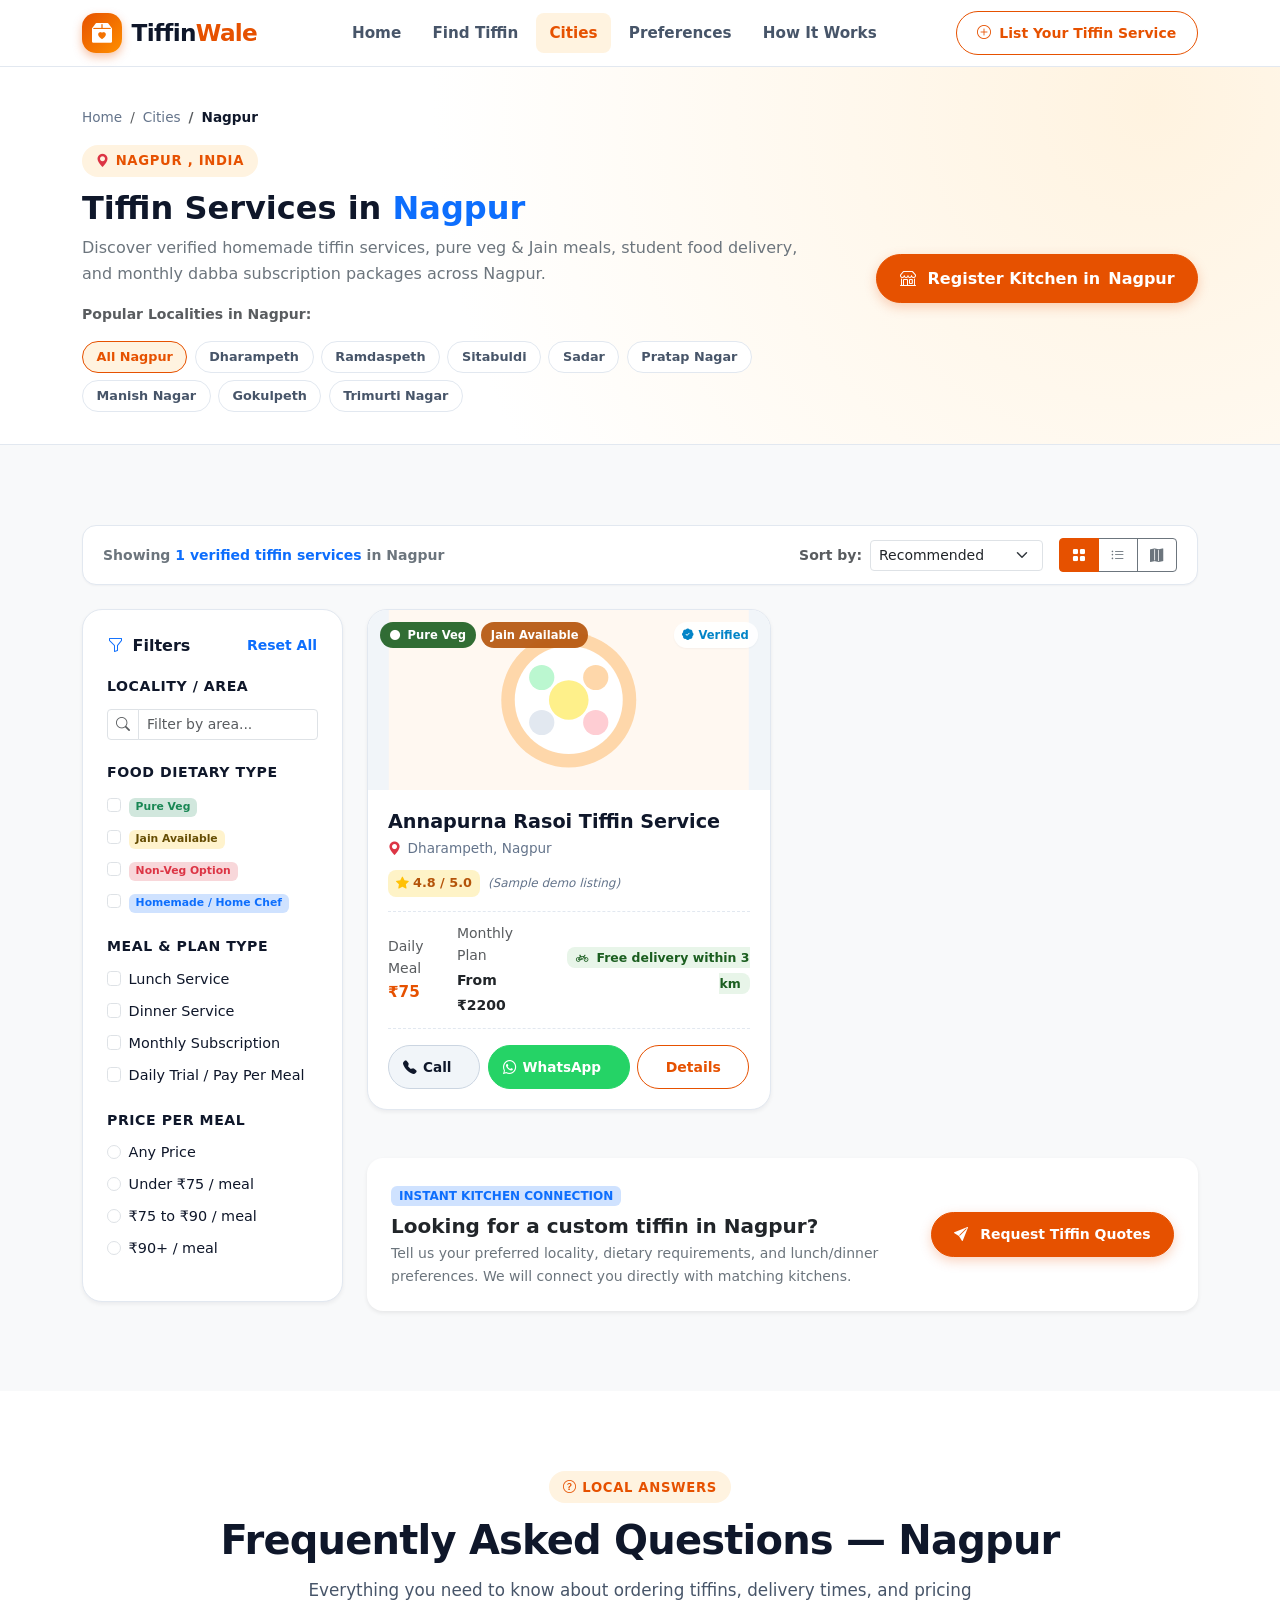
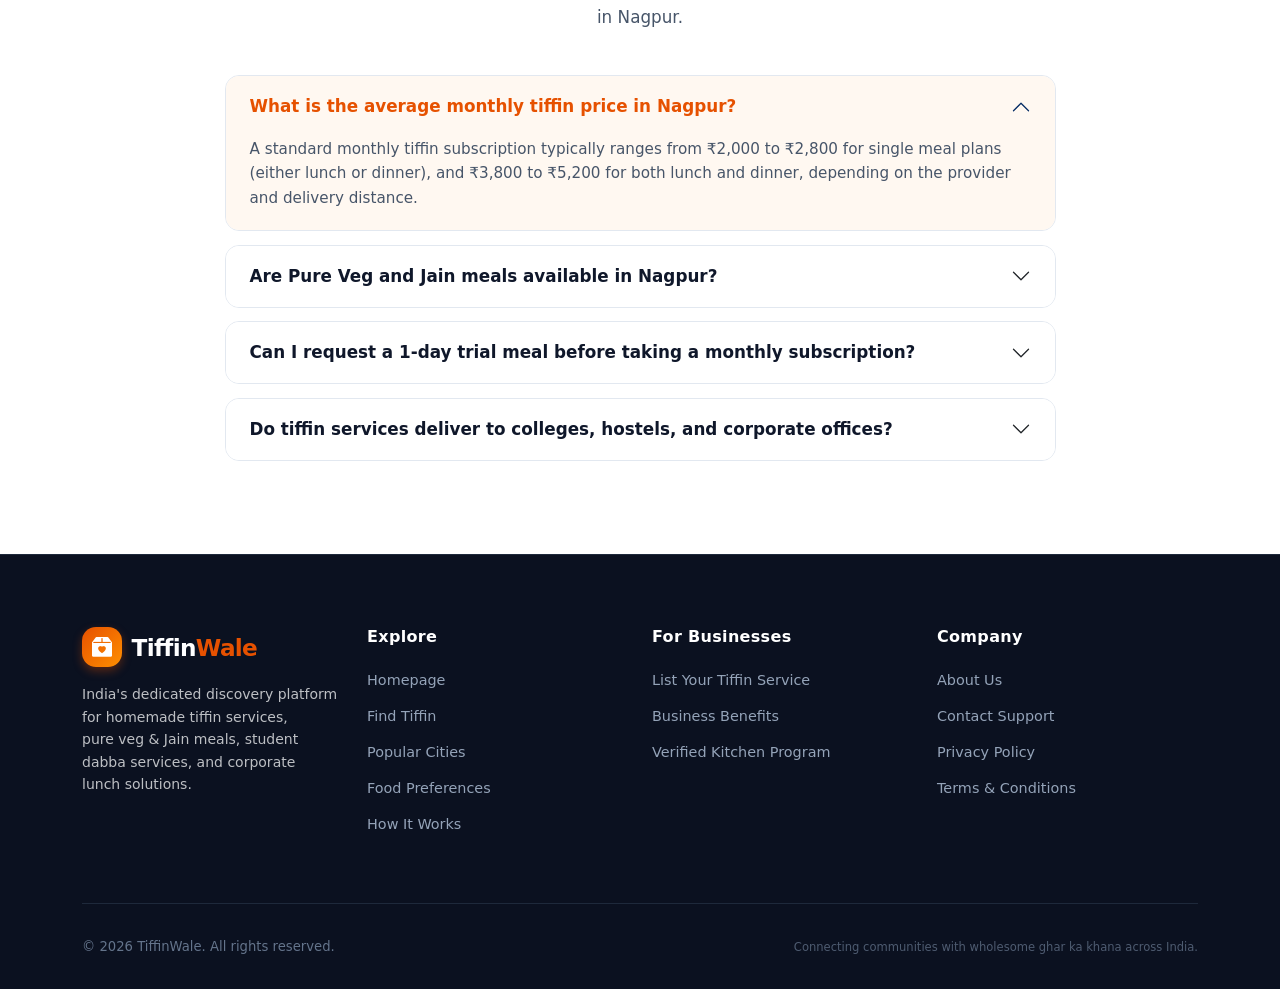
<file: city.html>
<!DOCTYPE html>
<html lang="en">
<head>
  <meta charset="UTF-8">
  <meta name="viewport" content="width=device-width, initial-scale=1.0">
  <meta http-equiv="X-UA-Compatible" content="IE=edge">

  <!-- Dynamic Primary SEO Tags -->
  <title id="metaPageTitle">Tiffin Services by City | Homemade Food & Monthly Dabba Delivery</title>
  <meta name="title" id="metaPageTitleTag" content="Tiffin Services by City | Homemade Food & Monthly Dabba Delivery">
  <meta name="description" id="metaPageDesc" content="Find the best tiffin services by city across India. Compare pure veg, Jain, and homemade daily and monthly meal plans with direct provider contact numbers.">
  <meta name="robots" content="index, follow">
  <meta name="theme-color" content="#e65100">
  <link rel="canonical" id="metaCanonical" href="https://akhairkar.github.io/tiffinservice/city.html">
  <meta name="author" content="TiffinWale">
  <meta name="geo.region" id="metaGeoRegion" content="IN">
  <meta name="geo.placename" id="metaGeoPlace" content="India">
  <link rel="icon" type="image/svg+xml" href="favicon.svg">

  <!-- Open Graph -->
  <meta property="og:type" content="website">
  <meta property="og:url" id="ogUrl" content="https://akhairkar.github.io/tiffinservice/city.html">
  <meta property="og:title" id="ogTitle" content="Tiffin Services by City | TiffinWale">
  <meta property="og:description" id="ogDesc" content="Find the best tiffin services by city across India. Compare pure veg, Jain, and homemade daily and monthly meal plans.">
  <meta property="og:image" content="https://akhairkar.github.io/tiffinservice/city_preview.png">
  <meta property="og:site_name" content="TiffinWale">
  <meta property="og:locale" content="en_IN">

  <!-- Twitter / X -->
  <meta name="twitter:card" content="summary_large_image">
  <meta name="twitter:url" id="twitterUrl" content="https://akhairkar.github.io/tiffinservice/city.html">
  <meta name="twitter:title" id="twitterTitle" content="Tiffin Services by City | TiffinWale">
  <meta name="twitter:description" id="twitterDesc" content="Find the best tiffin services by city across India. Compare pure veg, Jain, and homemade daily and monthly meal plans.">
  <meta name="twitter:image" content="https://akhairkar.github.io/tiffinservice/city_preview.png">

  <style>
    h1, h2, h3 { text-wrap: balance; }
    p { text-wrap: pretty; }
  </style>

  <!-- Performance: Preconnect to CDN origins -->
  <link rel="preconnect" href="https://cdn.jsdelivr.net" crossorigin>
  <link rel="dns-prefetch" href="https://cdn.jsdelivr.net">
  <link rel="preload" href="css/style.css" as="style">

  <!-- External Stylesheets (CDN) -->
  <link rel="stylesheet" href="https://cdn.jsdelivr.net/npm/bootstrap@5.3.3/dist/css/bootstrap.min.css" integrity="sha384-QWTKZyjpPEjISv5WaRU9OFeRpok6YctnYmDr5pNlyT2bRjXh0JMhjY6hW+ALEwIH" crossorigin="anonymous">
  <link rel="stylesheet" href="https://cdn.jsdelivr.net/npm/bootstrap-icons@1.11.3/font/bootstrap-icons.min.css">
  <link rel="stylesheet" href="css/style.css">

  <!-- Structured Data: BreadcrumbList & CollectionPage -->
  <script type="application/ld+json" id="cityJsonLd">
  {
    "@context": "https://schema.org",
    "@graph": [
      {
        "@type": "BreadcrumbList",
        "itemListElement": [
          {
            "@type": "ListItem",
            "position": 1,
            "name": "Home",
            "item": "https://akhairkar.github.io/tiffinservice/"
          },
          {
            "@type": "ListItem",
            "position": 2,
            "name": "Cities",
            "item": "https://akhairkar.github.io/tiffinservice/city.html"
          }
        ]
      },
      {
        "@type": "CollectionPage",
        "name": "Tiffin Services Directory by City",
        "description": "Directory of verified home chefs and tiffin services across India providing homemade daily and monthly meals.",
        "url": "https://akhairkar.github.io/tiffinservice/city.html"
      }
    ]
  }
  </script>
</head>
<body>

  <!-- ======================================================================
       HEADER & NAVIGATION
       ====================================================================== -->
  <header class="site-header" id="siteHeader">
    <div class="container-xl">
      <nav class="navbar navbar-expand-lg py-2" aria-label="Main navigation">
        <a class="navbar-brand brand-logo" href="index.html" aria-label="TiffinWale Homepage">
          <div class="brand-icon-box" aria-hidden="true">
            <i class="bi bi-box2-heart-fill"></i>
          </div>
          <span>Tiffin<span class="accent">Wale</span></span>
        </a>

        <button class="navbar-toggler border-0 p-2" type="button" data-bs-toggle="offcanvas" data-bs-target="#mobileNavOffcanvas" aria-controls="mobileNavOffcanvas" aria-expanded="false" aria-label="Toggle navigation">
          <span class="navbar-toggler-icon"></span>
        </button>

        <div class="collapse navbar-collapse d-none d-lg-flex" id="desktopNav">
          <ul class="navbar-nav mx-auto mb-2 mb-lg-0 gap-1">
            <li class="nav-item">
              <a class="nav-link" href="index.html">Home</a>
            </li>
            <li class="nav-item">
              <a class="nav-link" href="index.html#searchSection">Find Tiffin</a>
            </li>
            <li class="nav-item">
              <a class="nav-link active" aria-current="page" href="index.html#citiesSection">Cities</a>
            </li>
            <li class="nav-item">
              <a class="nav-link" href="index.html#preferencesSection">Preferences</a>
            </li>
            <li class="nav-item">
              <a class="nav-link" href="index.html#howItWorksSection">How It Works</a>
            </li>
          </ul>

          <div class="d-flex align-items-center gap-2">
            <button type="button" class="btn btn-outline-custom btn-sm" data-bs-toggle="modal" data-bs-target="#listBusinessModal">
              <i class="bi bi-plus-circle" aria-hidden="true"></i> List Your Tiffin Service
            </button>
          </div>
        </div>
      </nav>
    </div>
  </header>

  <!-- Mobile Offcanvas Drawer -->
  <div class="offcanvas offcanvas-end d-lg-none" tabindex="-1" id="mobileNavOffcanvas" aria-labelledby="mobileNavLabel">
    <div class="offcanvas-header border-bottom">
      <div class="brand-logo" id="mobileNavLabel">
        <div class="brand-icon-box" aria-hidden="true">
          <i class="bi bi-box2-heart-fill"></i>
        </div>
        <span>Tiffin<span class="accent">Wale</span></span>
      </div>
      <button type="button" class="btn-close text-reset" data-bs-dismiss="offcanvas" aria-label="Close menu"></button>
    </div>
    <div class="offcanvas-body d-flex flex-column justify-content-between p-4">
      <ul class="navbar-nav gap-2">
        <li class="nav-item">
          <a class="nav-link py-2" href="index.html">
            <i class="bi bi-house-door me-2" aria-hidden="true"></i> Home
          </a>
        </li>
        <li class="nav-item">
          <a class="nav-link py-2" href="index.html#searchSection">
            <i class="bi bi-search me-2" aria-hidden="true"></i> Find Tiffin
          </a>
        </li>
        <li class="nav-item">
          <a class="nav-link active py-2" href="index.html#citiesSection">
            <i class="bi bi-geo-alt me-2" aria-hidden="true"></i> Popular Cities
          </a>
        </li>
        <li class="nav-item">
          <a class="nav-link py-2" href="index.html#preferencesSection">
            <i class="bi bi-grid me-2" aria-hidden="true"></i> Food Preferences
          </a>
        </li>
        <li class="nav-item">
          <a class="nav-link py-2" href="index.html#howItWorksSection">
            <i class="bi bi-info-circle me-2" aria-hidden="true"></i> How It Works
          </a>
        </li>
      </ul>

      <div class="pt-4 border-top mt-auto">
        <button type="button" class="btn btn-primary-custom w-100 mb-2" data-bs-toggle="modal" data-bs-target="#listBusinessModal" data-bs-dismiss="offcanvas">
          <i class="bi bi-plus-circle" aria-hidden="true"></i> List Your Business — Free
        </button>
      </div>
    </div>
  </div>

  <main id="mainContent">
    <!-- ======================================================================
         CITY HERO & BREADCRUMBS
         ====================================================================== -->
    <section class="city-hero-banner" aria-label="City Header">
      <div class="container-xl">
        <!-- Breadcrumbs -->
        <nav aria-label="breadcrumb">
          <ol class="breadcrumb custom-breadcrumb">
            <li class="breadcrumb-item"><a href="index.html">Home</a></li>
            <li class="breadcrumb-item"><a href="index.html#citiesSection">Cities</a></li>
            <li class="breadcrumb-item active" aria-current="page" id="breadcrumbCity">Nagpur</li>
          </ol>
        </nav>

        <div class="row align-items-center g-4">
          <div class="col-lg-8">
            <div class="section-badge">
              <i class="bi bi-geo-alt-fill text-danger" aria-hidden="true"></i> <span id="cityBadgeName">Nagpur</span>, India
            </div>
            <h1 class="h2 fw-bold mb-2">
              Tiffin Services in <span class="text-primary" id="cityHeaderTitle">Nagpur</span>
            </h1>
            <p class="text-secondary mb-3" id="cityHeaderSubtitle">
              Discover verified homemade tiffin services, pure veg & Jain meals, student food delivery, and monthly dabba subscription packages across Nagpur.
            </p>

            <!-- Popular Localities Filter Chips -->
            <div>
              <span class="small text-muted fw-bold d-block mb-1">Popular Localities in <span id="localityCityLabel">Nagpur</span>:</span>
              <div class="locality-chips-wrap" id="localityChipsContainer">
                <!-- Injected dynamically based on city -->
              </div>
            </div>
          </div>

          <div class="col-lg-4 text-lg-end">
            <button type="button" class="btn btn-primary-custom" data-bs-toggle="modal" data-bs-target="#listBusinessModal">
              <i class="bi bi-shop me-1" aria-hidden="true"></i> Register Kitchen in <span id="btnCityLabel">Nagpur</span>
            </button>
          </div>
        </div>
      </div>
    </section>

    <!-- ======================================================================
         MAIN DISCOVERY SECTION (Filters Sidebar + Results Grid)
         ====================================================================== -->
    <section class="section-padding bg-light" id="cityDiscoverySection">
      <div class="container-xl">
        <!-- Results Toolbar -->
        <div class="results-toolbar d-flex flex-wrap justify-content-between align-items-center gap-3">
          <div class="d-flex align-items-center gap-3">
            <!-- Mobile Filter Trigger -->
            <button type="button" class="btn btn-outline-custom btn-sm d-lg-none" data-bs-toggle="offcanvas" data-bs-target="#filterOffcanvas" aria-controls="filterOffcanvas">
              <i class="bi bi-funnel me-1" aria-hidden="true"></i> Filters
            </button>
            <span class="small fw-bold text-secondary" id="resultsCountText">
              Showing matching tiffin services
            </span>
          </div>

          <div class="d-flex align-items-center gap-2">
            <label for="sortSelect" class="small text-muted fw-bold d-none d-sm-inline">Sort by:</label>
            <select class="form-select form-select-sm" id="sortSelect" style="width: auto;" aria-label="Sort tiffin providers">
              <option value="recommended" selected>Recommended</option>
              <option value="price-asc">Price: Low to High</option>
              <option value="rating-desc">Highest Rated</option>
            </select>

            <!-- View Mode Switcher -->
            <div class="btn-group btn-group-sm view-toggle-btn-group ms-2" role="group" aria-label="View toggle">
              <button type="button" class="btn btn-outline-secondary active" id="btnViewGrid" title="Grid View" aria-pressed="true">
                <i class="bi bi-grid-fill" aria-hidden="true"></i>
              </button>
              <button type="button" class="btn btn-outline-secondary" id="btnViewList" title="List View" aria-pressed="false">
                <i class="bi bi-list-ul" aria-hidden="true"></i>
              </button>
              <button type="button" class="btn btn-outline-secondary" id="btnViewMap" title="Split Map View" aria-pressed="false">
                <i class="bi bi-map-fill" aria-hidden="true"></i>
              </button>
            </div>
          </div>
        </div>

        <div class="row g-4">
          <!-- Desktop Filter Sidebar -->
          <div class="col-lg-3 d-none d-lg-block">
            <aside class="filter-sidebar-card" aria-label="Search filters">
              <div class="d-flex justify-content-between align-items-center mb-3">
                <h2 class="h6 fw-bold mb-0"><i class="bi bi-funnel text-primary me-1" aria-hidden="true"></i> Filters</h2>
                <button type="button" class="btn btn-link btn-sm text-primary p-0 text-decoration-none fw-semibold" onclick="cityPage.resetFilters()">Reset All</button>
              </div>

              <!-- Search locality input -->
              <div class="mb-4">
                <label for="filterLocalityInput" class="filter-group-title">Locality / Area</label>
                <div class="input-group input-group-sm">
                  <span class="input-group-text bg-white"><i class="bi bi-search text-muted"></i></span>
                  <input type="text" class="form-control" id="filterLocalityInput" placeholder="Filter by area...">
                </div>
              </div>

              <!-- Dietary Preferences -->
              <div class="mb-4">
                <h3 class="filter-group-title">Food Dietary Type</h3>
                <div class="form-check form-check-custom">
                  <input class="form-check-input filter-checkbox" type="checkbox" value="Veg" id="filterVeg">
                  <label class="form-check-label" for="filterVeg">
                    <span class="badge bg-success-subtle text-success me-1">Pure Veg</span>
                  </label>
                </div>
                <div class="form-check form-check-custom">
                  <input class="form-check-input filter-checkbox" type="checkbox" value="Jain" id="filterJain">
                  <label class="form-check-label" for="filterJain">
                    <span class="badge bg-warning-subtle text-warning-emphasis me-1">Jain Available</span>
                  </label>
                </div>
                <div class="form-check form-check-custom">
                  <input class="form-check-input filter-checkbox" type="checkbox" value="Non-Veg" id="filterNonVeg">
                  <label class="form-check-label" for="filterNonVeg">
                    <span class="badge bg-danger-subtle text-danger me-1">Non-Veg Option</span>
                  </label>
                </div>
                <div class="form-check form-check-custom">
                  <input class="form-check-input filter-checkbox" type="checkbox" value="Homemade" id="filterHomemade">
                  <label class="form-check-label" for="filterHomemade">
                    <span class="badge bg-primary-subtle text-primary me-1">Homemade / Home Chef</span>
                  </label>
                </div>
              </div>

              <!-- Meal Timings & Plans -->
              <div class="mb-4">
                <h3 class="filter-group-title">Meal & Plan Type</h3>
                <div class="form-check form-check-custom">
                  <input class="form-check-input filter-plan-checkbox" type="checkbox" value="Lunch" id="filterLunch">
                  <label class="form-check-label" for="filterLunch">Lunch Service</label>
                </div>
                <div class="form-check form-check-custom">
                  <input class="form-check-input filter-plan-checkbox" type="checkbox" value="Dinner" id="filterDinner">
                  <label class="form-check-label" for="filterDinner">Dinner Service</label>
                </div>
                <div class="form-check form-check-custom">
                  <input class="form-check-input filter-plan-checkbox" type="checkbox" value="Monthly" id="filterMonthly">
                  <label class="form-check-label" for="filterMonthly">Monthly Subscription</label>
                </div>
                <div class="form-check form-check-custom">
                  <input class="form-check-input filter-plan-checkbox" type="checkbox" value="Daily" id="filterDaily">
                  <label class="form-check-label" for="filterDaily">Daily Trial / Pay Per Meal</label>
                </div>
              </div>

              <!-- Budget Range -->
              <div class="mb-3">
                <h3 class="filter-group-title">Price Per Meal</h3>
                <div class="form-check form-check-custom">
                  <input class="form-check-input" type="radio" name="priceRange" value="all" id="priceAll" checked>
                  <label class="form-check-label" for="priceAll">Any Price</label>
                </div>
                <div class="form-check form-check-custom">
                  <input class="form-check-input" type="radio" name="priceRange" value="under75" id="priceUnder75">
                  <label class="form-check-label" for="priceUnder75">Under ₹75 / meal</label>
                </div>
                <div class="form-check form-check-custom">
                  <input class="form-check-input" type="radio" name="priceRange" value="75to90" id="price75to90">
                  <label class="form-check-label" for="price75to90">₹75 to ₹90 / meal</label>
                </div>
                <div class="form-check form-check-custom">
                  <input class="form-check-input" type="radio" name="priceRange" value="above90" id="priceAbove90">
                  <label class="form-check-label" for="priceAbove90">₹90+ / meal</label>
                </div>
              </div>
            </aside>
          </div>

          <!-- Results Cards Column -->
          <div class="col-12 col-lg-9" id="resultsMainCol">
            <!-- Dynamic Grid / List of Provider Cards -->
            <div class="row g-4" id="cityProvidersContainer">
              <!-- Rendered dynamically by city.js -->
            </div>

            <!-- Split Map View Container (Hidden by default, shown when Map View is toggled) -->
            <div class="split-map-view d-none" id="citySplitMapView">
              <div class="map-visual-placeholder h-100" style="min-height: 500px;">
                <div class="map-grid-bg"></div>
                <svg class="map-roads-svg" viewBox="0 0 800 600" preserveAspectRatio="none" aria-hidden="true">
                  <path d="M-50 300 Q250 200 450 350 T850 320" fill="none" stroke="#bae6fd" stroke-width="24"/>
                  <path d="M150 0 L200 600" fill="none" stroke="#e2e8f0" stroke-width="10"/>
                  <path d="M0 200 L800 240" fill="none" stroke="#fed7aa" stroke-width="8"/>
                  <rect x="250" y="120" width="140" height="90" rx="12" fill="#dcfce7" opacity="0.6"/>
                </svg>

                <div class="map-badge-tag">
                  <i class="bi bi-geo-alt-fill me-1 text-danger" aria-hidden="true"></i> Interactive Map: <span id="mapCityName">Nagpur</span>
                </div>

                <div id="cityMapPinsContainer">
                  <!-- Dynamic Map pins -->
                </div>

                <div class="map-tooltip-card" id="cityMapTooltip" style="display: none;">
                  <div class="d-flex align-items-center gap-3">
                    <div class="brand-icon-box" style="width: 38px; height: 38px; font-size: 1rem;">
                      <i class="bi bi-shop"></i>
                    </div>
                    <div>
                      <h4 class="h6 mb-0 fw-bold" id="cityMapTooltipTitle">Provider Name</h4>
                      <p class="small text-muted mb-0" id="cityMapTooltipDesc">Locality</p>
                    </div>
                  </div>
                </div>
              </div>
            </div>

            <!-- Quick Lead Card for City -->
            <div class="card border-0 rounded-4 shadow-sm p-4 mt-5 bg-white">
              <div class="row align-items-center g-3">
                <div class="col-md-8">
                  <span class="badge bg-primary-subtle text-primary fw-bold text-uppercase px-2 py-1 mb-2">Instant Kitchen Connection</span>
                  <h3 class="h5 fw-bold mb-1">Looking for a custom tiffin in <span id="leadCardCityName">Nagpur</span>?</h3>
                  <p class="small text-secondary mb-0">
                    Tell us your preferred locality, dietary requirements, and lunch/dinner preferences. We will connect you directly with matching kitchens.
                  </p>
                </div>
                <div class="col-md-4 text-md-end">
                  <a href="index.html#leadSection" class="btn btn-primary-custom btn-sm">
                    <i class="bi bi-send-fill me-1" aria-hidden="true"></i> Request Tiffin Quotes
                  </a>
                </div>
              </div>
            </div>
          </div>
        </div>
      </div>
    </section>

    <!-- ======================================================================
         CITY FAQS SECTION
         ====================================================================== -->
    <section class="section-padding bg-white" id="cityFaqSection">
      <div class="container-xl">
        <div class="section-header text-center">
          <span class="section-badge"><i class="bi bi-question-circle" aria-hidden="true"></i> Local Answers</span>
          <h2 class="section-title">Frequently Asked Questions — <span id="faqCityTitle">Nagpur</span></h2>
          <p class="section-subtitle mx-auto">
            Everything you need to know about ordering tiffins, delivery times, and pricing in <span id="faqCitySubTitle">Nagpur</span>.
          </p>
        </div>

        <div class="row justify-content-center">
          <div class="col-lg-9">
            <div class="accordion faq-accordion" id="cityFaqAccordion">
              <div class="accordion-item">
                <h3 class="accordion-header" id="cityFaqH1">
                  <button class="accordion-button" type="button" data-bs-toggle="collapse" data-bs-target="#cityFaqC1" aria-expanded="true" aria-controls="cityFaqC1">
                    What is the average monthly tiffin price in&nbsp;<span id="faqAnsCity1">Nagpur</span>?
                  </button>
                </h3>
                <div id="cityFaqC1" class="accordion-collapse collapse show" aria-labelledby="cityFaqH1" data-bs-parent="#cityFaqAccordion">
                  <div class="accordion-body">
                    A standard monthly tiffin subscription typically ranges from ₹2,000 to ₹2,800 for single meal plans (either lunch or dinner), and ₹3,800 to ₹5,200 for both lunch and dinner, depending on the provider and delivery distance.
                  </div>
                </div>
              </div>

              <div class="accordion-item">
                <h3 class="accordion-header" id="cityFaqH2">
                  <button class="accordion-button collapsed" type="button" data-bs-toggle="collapse" data-bs-target="#cityFaqC2" aria-expanded="false" aria-controls="cityFaqC2">
                    Are Pure Veg and Jain meals available in&nbsp;<span id="faqAnsCity2">Nagpur</span>?
                  </button>
                </h3>
                <div id="cityFaqC2" class="accordion-collapse collapse" aria-labelledby="cityFaqH2" data-bs-parent="#cityFaqAccordion">
                  <div class="accordion-body">
                    Yes, a large number of verified kitchens on TiffinWale specialize exclusively in 100% Pure Vegetarian cooking, with several home kitchens offering dedicated Jain preparations with no onion, no garlic, and no root vegetables.
                  </div>
                </div>
              </div>

              <div class="accordion-item">
                <h3 class="accordion-header" id="cityFaqH3">
                  <button class="accordion-button collapsed" type="button" data-bs-toggle="collapse" data-bs-target="#cityFaqC3" aria-expanded="false" aria-controls="cityFaqC3">
                    Can I request a 1-day trial meal before taking a monthly subscription?
                  </button>
                </h3>
                <div id="cityFaqC3" class="accordion-collapse collapse" aria-labelledby="cityFaqH3" data-bs-parent="#cityFaqAccordion">
                  <div class="accordion-body">
                    Yes! We strongly encourage customers to click the "Call" or "WhatsApp" button on any provider card to request a one-day trial tiffin. This allows you to check meal portion size, food temperature, and spice levels before committing to a full monthly plan.
                  </div>
                </div>
              </div>

              <div class="accordion-item">
                <h3 class="accordion-header" id="cityFaqH4">
                  <button class="accordion-button collapsed" type="button" data-bs-toggle="collapse" data-bs-target="#cityFaqC4" aria-expanded="false" aria-controls="cityFaqC4">
                    Do tiffin services deliver to colleges, hostels, and corporate offices?
                  </button>
                </h3>
                <div id="cityFaqC4" class="accordion-collapse collapse" aria-labelledby="cityFaqH4" data-bs-parent="#cityFaqAccordion">
                  <div class="accordion-body">
                    Yes, most providers deliver to student hostels, PGs, and corporate office desks. Meal deliveries are scheduled between 12:00 PM – 2:00 PM for lunch and 7:30 PM – 9:30 PM for dinner.
                  </div>
                </div>
              </div>
            </div>
          </div>
        </div>
      </div>
    </section>
  </main>

  <!-- ======================================================================
       FOOTER
       ====================================================================== -->
  <footer class="site-footer" id="siteFooter">
    <div class="container-xl">
      <div class="row g-4">
        <div class="col-12 col-md-6 col-lg-3">
          <div class="brand-logo text-white mb-3">
            <div class="brand-icon-box" aria-hidden="true">
              <i class="bi bi-box2-heart-fill"></i>
            </div>
            <span>Tiffin<span class="accent">Wale</span></span>
          </div>
          <p class="small text-light opacity-75 mb-3">
            India's dedicated discovery platform for homemade tiffin services, pure veg & Jain meals, student dabba services, and corporate lunch solutions.
          </p>
        </div>

        <div class="col-6 col-md-3 col-lg-3">
          <h3 class="footer-heading">Explore</h3>
          <ul class="footer-links-list">
            <li><a href="index.html">Homepage</a></li>
            <li><a href="index.html#searchSection">Find Tiffin</a></li>
            <li><a href="index.html#citiesSection">Popular Cities</a></li>
            <li><a href="index.html#preferencesSection">Food Preferences</a></li>
            <li><a href="index.html#howItWorksSection">How It Works</a></li>
          </ul>
        </div>

        <div class="col-6 col-md-3 col-lg-3">
          <h3 class="footer-heading">For Businesses</h3>
          <ul class="footer-links-list">
            <li><a href="#" data-bs-toggle="modal" data-bs-target="#listBusinessModal">List Your Tiffin Service</a></li>
            <li><a href="index.html#businessSection">Business Benefits</a></li>
            <li><a href="index.html#businessSection">Verified Kitchen Program</a></li>
          </ul>
        </div>

        <div class="col-12 col-md-6 col-lg-3">
          <h3 class="footer-heading">Company</h3>
          <ul class="footer-links-list">
            <li><a href="index.html#about">About Us</a></li>
            <li><a href="index.html#contact">Contact Support</a></li>
            <li><a href="index.html#privacy">Privacy Policy</a></li>
            <li><a href="index.html#terms">Terms & Conditions</a></li>
          </ul>
        </div>
      </div>

      <div class="footer-bottom-bar d-flex flex-column flex-md-row justify-content-between align-items-center gap-2">
        <div>
          &copy; 2026 TiffinWale. All rights reserved.
        </div>
        <div class="small opacity-75 text-center text-md-end">
          Connecting communities with wholesome ghar ka khana across India.
        </div>
      </div>
    </div>
  </footer>

  <!-- ======================================================================
       MODALS & TOAST
       ====================================================================== -->

  <!-- Modal: Provider Details -->
  <div class="modal fade" id="providerDetailsModal" tabindex="-1" aria-labelledby="providerModalTitle" aria-hidden="true">
    <div class="modal-dialog modal-dialog-centered modal-lg">
      <div class="modal-content rounded-4 border-0 shadow-lg">
        <div class="modal-header border-bottom">
          <h3 class="modal-title h5 fw-bold" id="providerModalTitle">Provider Details</h3>
          <button type="button" class="btn-close" data-bs-dismiss="modal" aria-label="Close"></button>
        </div>
        <div class="modal-body p-4" id="providerModalContent">
          <!-- Injected dynamically -->
        </div>
        <div class="modal-footer border-top bg-light" id="providerModalFooter">
          <!-- Injected dynamically -->
        </div>
      </div>
    </div>
  </div>

  <!-- Modal: List Business -->
  <div class="modal fade" id="listBusinessModal" tabindex="-1" aria-labelledby="listBusinessTitle" aria-hidden="true">
    <div class="modal-dialog modal-dialog-centered modal-lg">
      <div class="modal-content rounded-4 border-0 shadow-lg">
        <div class="modal-header border-bottom">
          <div>
            <h3 class="modal-title h5 fw-bold" id="listBusinessTitle">List Your Tiffin Service — Free</h3>
            <p class="small text-muted mb-0">Get discovered by customers in your city and receive direct customer enquiries</p>
          </div>
          <button type="button" class="btn-close" data-bs-dismiss="modal" aria-label="Close"></button>
        </div>
        <form id="businessRegisterForm" novalidate>
          <div class="modal-body p-4">
            <div class="row g-3">
              <div class="col-12 col-md-6">
                <label for="bizName" class="form-label-custom">Kitchen / Business Name <span class="text-danger">*</span></label>
                <input type="text" class="form-control form-control-custom" id="bizName" required placeholder="e.g. Shreenath Tiffin Service">
                <div class="invalid-feedback">Please provide your business name.</div>
              </div>

              <div class="col-12 col-md-6">
                <label for="bizCity" class="form-label-custom">City <span class="text-danger">*</span></label>
                <input type="text" class="form-control form-control-custom" id="bizCity" required placeholder="e.g. Nagpur / Pune">
                <div class="invalid-feedback">Please enter your city.</div>
              </div>

              <div class="col-12 col-md-6">
                <label for="bizArea" class="form-label-custom">Locality & Delivery Radius <span class="text-danger">*</span></label>
                <input type="text" class="form-control form-control-custom" id="bizArea" required placeholder="e.g. Dharampeth (Delivers in 4km)">
                <div class="invalid-feedback">Please enter your locality.</div>
              </div>

              <div class="col-12 col-md-6">
                <label for="bizFoodType" class="form-label-custom">Primary Food Specialty <span class="text-danger">*</span></label>
                <select class="form-select form-select-custom" id="bizFoodType" required>
                  <option value="" selected disabled>Select food specialty...</option>
                  <option value="veg">Pure Veg Only</option>
                  <option value="jain">Pure Veg & Jain Special</option>
                  <option value="both">Veg & Non-Veg</option>
                  <option value="home">Home Chef / Customized Food</option>
                </select>
                <div class="invalid-feedback">Please choose your food type.</div>
              </div>

              <div class="col-12 col-md-6">
                <label for="bizPrice" class="form-label-custom">Approx Starting Price (₹ / meal) <span class="text-danger">*</span></label>
                <input type="number" class="form-control form-control-custom" id="bizPrice" required min="30" max="1000" placeholder="e.g. 75">
                <div class="invalid-feedback">Please enter approximate price per meal.</div>
              </div>

              <div class="col-12 col-md-6">
                <label for="bizPhone" class="form-label-custom">Owner Phone / WhatsApp Number <span class="text-danger">*</span></label>
                <div class="input-group">
                  <span class="input-group-text bg-light fw-bold">+91</span>
                  <input type="tel" class="form-control form-control-custom" id="bizPhone" required pattern="[6-9][0-9]{9}" placeholder="10-digit mobile number">
                </div>
                <div class="invalid-feedback">Please provide a valid 10-digit mobile number.</div>
              </div>
            </div>
          </div>
          <div class="modal-footer border-top bg-light">
            <button type="button" class="btn btn-secondary" data-bs-dismiss="modal">Cancel</button>
            <button type="submit" class="btn btn-primary-custom">Submit Listing</button>
          </div>
        </form>
      </div>
    </div>
  </div>

  <!-- Offcanvas Mobile Filters Drawer -->
  <div class="offcanvas offcanvas-start d-lg-none" tabindex="-1" id="filterOffcanvas" aria-labelledby="filterOffcanvasLabel">
    <div class="offcanvas-header border-bottom">
      <h3 class="offcanvas-title h6 fw-bold" id="filterOffcanvasLabel"><i class="bi bi-funnel text-primary me-2"></i>Filter Tiffin Services</h3>
      <button type="button" class="btn-close text-reset" data-bs-dismiss="offcanvas" aria-label="Close"></button>
    </div>
    <div class="offcanvas-body p-4" id="mobileFilterContainer">
      <!-- Cloned or synced dynamically -->
    </div>
  </div>

  <!-- Toast Container -->
  <div class="toast-container position-fixed bottom-0 end-0 p-3" style="z-index: 1100;">
    <div id="liveFeedbackToast" class="toast align-items-center text-bg-dark border-0 rounded-3 shadow-lg" role="alert" aria-live="assertive" aria-atomic="true">
      <div class="d-flex">
        <div class="toast-body d-flex align-items-center gap-2" id="toastMessage">
          <i class="bi bi-info-circle-fill text-primary" aria-hidden="true"></i>
          <span>Notification</span>
        </div>
        <button type="button" class="btn-close btn-close-white me-2 m-auto" data-bs-dismiss="toast" aria-label="Close"></button>
      </div>
    </div>
  </div>

  <!-- External JavaScript & City Script -->
  <script src="https://cdn.jsdelivr.net/npm/bootstrap@5.3.3/dist/js/bootstrap.bundle.min.js" integrity="sha384-YvpcrYf0tY3lHB60NNkmXc5s9fDVZLESaAA55NDzOxhy9GkcIdslK1eN7N6jIeHz" crossorigin="anonymous"></script>
  <script src="js/app.js"></script>
  <script src="js/city.js"></script>
</body>
</html>
</file>
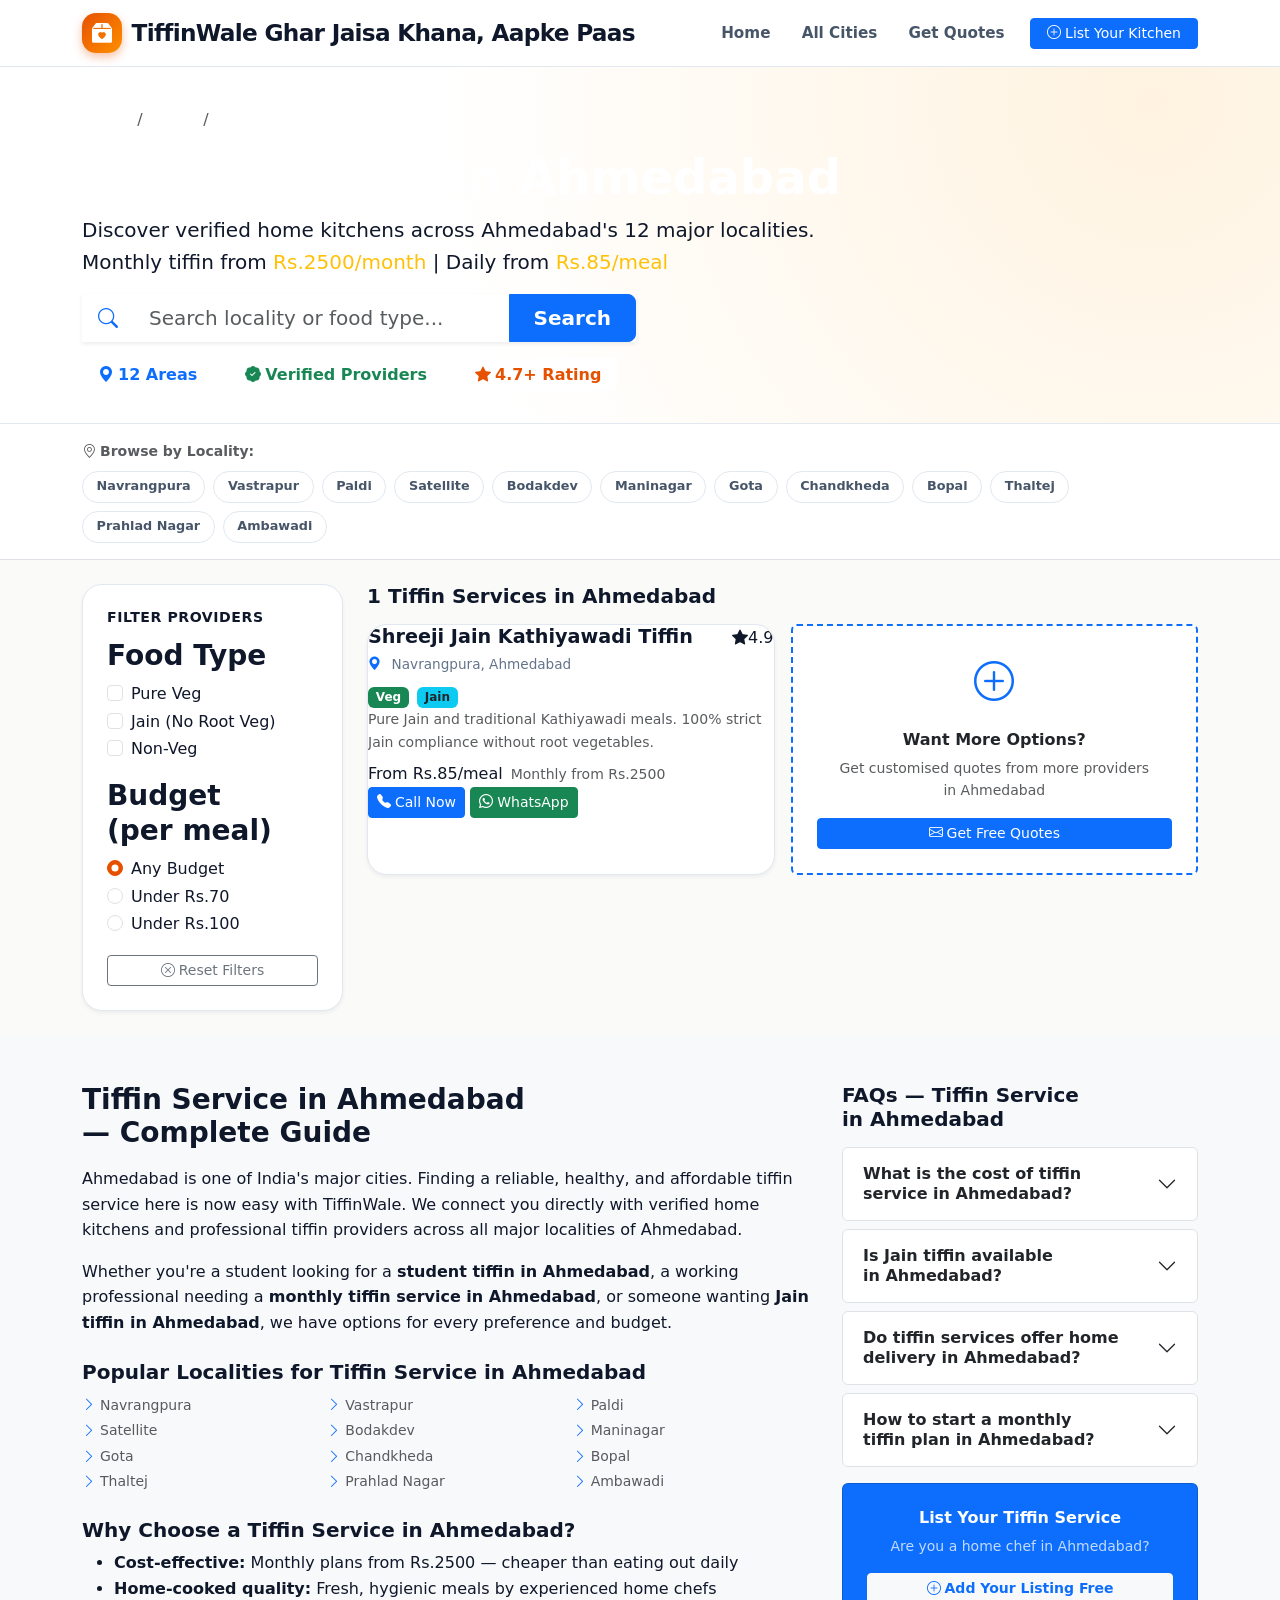
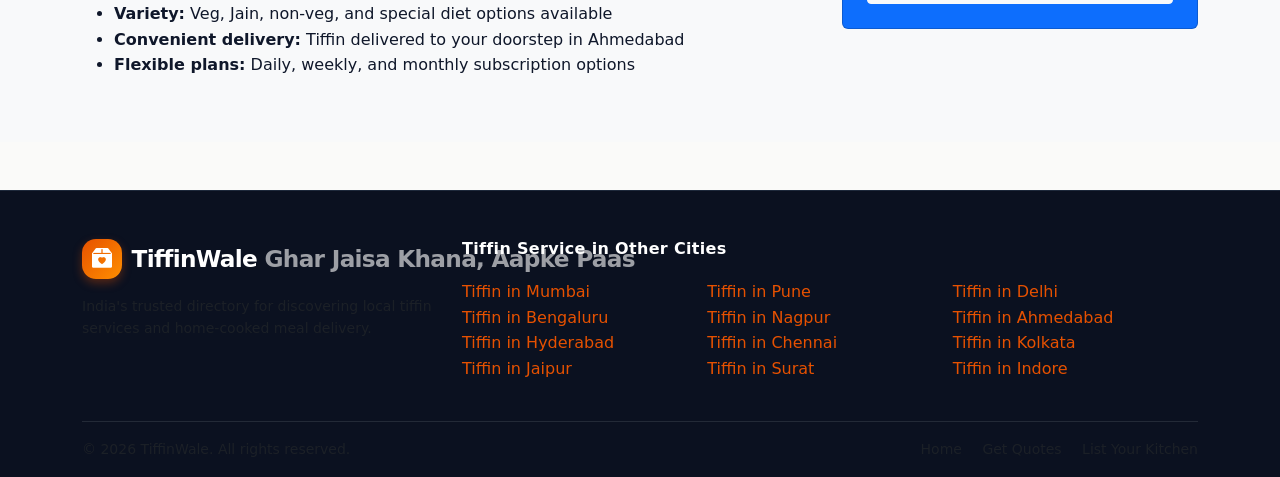
<file: tiffin-service-ahmedabad.html>
<!DOCTYPE html>
<html lang="en">
<head>
  <meta charset="UTF-8">
  <meta name="viewport" content="width=device-width, initial-scale=1.0">
  <meta http-equiv="X-UA-Compatible" content="IE=edge">
  <title>Tiffin Service in Ahmedabad | Monthly Dabba & Ghar Ka Khana</title>
  <meta name="description" content="Find best tiffin service in Ahmedabad. Pure veg tiffin, Jain & ghar ka khana. Monthly tiffin service in Ahmedabad from Rs.2500. Direct home kitchen contact!">
  <meta name="keywords" content="tiffin service in Ahmedabad, Ahmedabad tiffin service, homemade food Ahmedabad, monthly tiffin Ahmedabad, veg tiffin Ahmedabad, dabba service Ahmedabad, meal delivery Ahmedabad, tiffin near me Ahmedabad">
  <meta name="robots" content="index, follow">
  <meta name="theme-color" content="#e65100">
  <link rel="canonical" href="https://akhairkar.github.io/tiffinservice/tiffin-service-ahmedabad.html">
  <meta name="author" content="TiffinWale">
  <meta name="geo.region" content="IN-GJ">
  <meta name="geo.placename" content="Ahmedabad">
  <link rel="icon" type="image/svg+xml" href="favicon.svg">
  <meta property="og:type" content="website">
  <meta property="og:url" content="https://akhairkar.github.io/tiffinservice/tiffin-service-ahmedabad.html">
  <meta property="og:title" content="Tiffin Service in Ahmedabad | Monthly Dabba & Ghar Ka Khana">
  <meta property="og:description" content="Find best tiffin service in Ahmedabad. Pure veg tiffin, Jain & ghar ka khana. Monthly tiffin service in Ahmedabad from Rs.2500. Direct home kitchen contact!">
  <meta property="og:site_name" content="TiffinWale">
  <meta property="og:locale" content="en_IN">
  <meta property="og:image" content="https://akhairkar.github.io/tiffinservice/city_preview.png">

  <!-- Twitter / X Meta Tags -->
  <meta name="twitter:card" content="summary_large_image">
  <meta name="twitter:url" content="https://akhairkar.github.io/tiffinservice/tiffin-service-ahmedabad.html">
  <meta name="twitter:title" content="Tiffin Service in Ahmedabad | Monthly Dabba & Ghar Ka Khana">
  <meta name="twitter:description" content="Find best tiffin service in Ahmedabad. Pure veg tiffin, Jain & ghar ka khana. Monthly tiffin service in Ahmedabad from Rs.2500. Direct home kitchen contact!">
  <meta name="twitter:image" content="https://akhairkar.github.io/tiffinservice/city_preview.png">
  <link rel="preconnect" href="https://cdn.jsdelivr.net" crossorigin>
  <link rel="dns-prefetch" href="https://cdn.jsdelivr.net">
  <link rel="preload" href="css/style.css" as="style">
  <style>h1,h2,h3{text-wrap:balance}p{text-wrap:pretty}</style>
  <link rel="stylesheet" href="https://cdn.jsdelivr.net/npm/bootstrap@5.3.3/dist/css/bootstrap.min.css" integrity="sha384-QWTKZyjpPEjISv5WaRU9OFeRpok6YctnYmDr5pNlyT2bRjXh0JMhjY6hW+ALEwIH" crossorigin="anonymous">
  <link rel="stylesheet" href="https://cdn.jsdelivr.net/npm/bootstrap-icons@1.11.3/font/bootstrap-icons.min.css">
  <link rel="stylesheet" href="css/style.css">
  <script type="application/ld+json">
{
  "@context": "https://schema.org",
  "@graph": [
    {
      "@type": "BreadcrumbList",
      "itemListElement": [
        {
          "@type": "ListItem",
          "position": 1,
          "name": "Home",
          "item": "https://akhairkar.github.io/tiffinservice/"
        },
        {
          "@type": "ListItem",
          "position": 2,
          "name": "Cities",
          "item": "https://akhairkar.github.io/tiffinservice/#citiesSection"
        },
        {
          "@type": "ListItem",
          "position": 3,
          "name": "Tiffin Service in Ahmedabad",
          "item": "https://akhairkar.github.io/tiffinservice/tiffin-service-ahmedabad.html"
        }
      ]
    },
    {
      "@type": "CollectionPage",
      "name": "Tiffin Services in Ahmedabad",
      "description": "Directory of verified tiffin services in Ahmedabad, Gujarat providing homemade daily and monthly meals.",
      "url": "https://akhairkar.github.io/tiffinservice/tiffin-service-ahmedabad.html"
    },
    {
      "@type": "LocalBusiness",
      "@id": "https://akhairkar.github.io/tiffinservice/tiffin-service-ahmedabad.html#provider-1",
      "name": "Shreeji Jain Kathiyawadi Tiffin",
      "description": "Pure Jain and traditional Kathiyawadi meals. 100% strict Jain compliance without root vegetables.",
      "address": {
        "@type": "PostalAddress",
        "addressLocality": "Ahmedabad",
        "addressRegion": "Gujarat",
        "addressCountry": "IN"
      },
      "geo": {
        "@type": "GeoCoordinates",
        "latitude": 23.0225,
        "longitude": 72.5714
      },
      "telephone": "+919876543215",
      "priceRange": "Rs.85+",
      "servesCuisine": [
        "Gujarati",
        "Kathiyawadi",
        "Jain",
        "Pure Veg"
      ],
      "areaServed": "Ahmedabad",
      "aggregateRating": {
        "@type": "AggregateRating",
        "ratingValue": 4.9,
        "reviewCount": "47",
        "bestRating": "5"
      },
      "openingHoursSpecification": [
        {
          "@type": "OpeningHoursSpecification",
          "dayOfWeek": [
            "Monday",
            "Tuesday",
            "Wednesday",
            "Thursday",
            "Friday",
            "Saturday"
          ],
          "opens": "08:00",
          "closes": "21:00"
        }
      ],
      "openingHours": "Mo-Sa 08:00-21:00"
    },
    {
      "@type": "FAQPage",
      "mainEntity": [
        {
          "@type": "Question",
          "name": "What is the cost of tiffin service in Ahmedabad?",
          "acceptedAnswer": {
            "@type": "Answer",
            "text": "Tiffin services in Ahmedabad start from Rs.85/meal. Monthly plans range from Rs.2500 to Rs.3,500 depending on meals and food type."
          }
        },
        {
          "@type": "Question",
          "name": "Is Jain tiffin available in Ahmedabad?",
          "acceptedAnswer": {
            "@type": "Answer",
            "text": "Yes! Several providers in Ahmedabad offer 100% Jain tiffin without onion, garlic, and root vegetables. Contact providers to confirm their Jain menu."
          }
        },
        {
          "@type": "Question",
          "name": "Do tiffin services offer home delivery in Ahmedabad?",
          "acceptedAnswer": {
            "@type": "Answer",
            "text": "Most providers offer free home delivery within 3-5 km. Some also deliver to offices and PG accommodations in Ahmedabad."
          }
        },
        {
          "@type": "Question",
          "name": "How to start a monthly tiffin plan in Ahmedabad?",
          "acceptedAnswer": {
            "@type": "Answer",
            "text": "Click \"Call Now\" or \"WhatsApp\" on any provider card, mention your area in Ahmedabad and food preferences, and they will share monthly plan details."
          }
        }
      ]
    }
  ]
}
  </script>
</head>
<body>

  <header class="site-header" id="siteHeader">
    <div class="container-xl">
      <nav class="navbar navbar-expand-lg py-2" aria-label="Main navigation">
        <a class="navbar-brand brand-logo" href="index.html" aria-label="TiffinWale Homepage">
          <div class="brand-icon-box" aria-hidden="true"><i class="bi bi-box2-heart-fill"></i></div>
          <div class="brand-text-block">
            <span class="brand-name">TiffinWale</span>
            <span class="brand-tagline">Ghar Jaisa Khana, Aapke Paas</span>
          </div>
        </a>
        <button class="navbar-toggler border-0 shadow-none" type="button" data-bs-toggle="collapse" data-bs-target="#navbarMain" aria-controls="navbarMain" aria-expanded="false" aria-label="Toggle navigation">
          <i class="bi bi-list fs-2 text-primary"></i>
        </button>
        <div class="collapse navbar-collapse" id="navbarMain">
          <ul class="navbar-nav ms-auto align-items-lg-center gap-lg-1">
            <li class="nav-item"><a class="nav-link" href="index.html">Home</a></li>
            <li class="nav-item"><a class="nav-link" href="index.html#citiesSection">All Cities</a></li>
            <li class="nav-item"><a class="nav-link" href="index.html#leadSection">Get Quotes</a></li>
            <li class="nav-item ms-lg-2">
              <a class="btn btn-primary btn-sm px-3" href="index.html#businessSection">
                <i class="bi bi-plus-circle me-1"></i>List Your Kitchen
              </a>
            </li>
          </ul>
        </div>
      </nav>
    </div>
  </header>

  <section class="city-hero-banner" aria-label="Ahmedabad tiffin services">
    <div class="container-xl">
      <nav aria-label="breadcrumb" class="mb-2">
        <ol class="breadcrumb breadcrumb-dark small">
          <li class="breadcrumb-item"><a href="index.html" class="text-white-50">Home</a></li>
          <li class="breadcrumb-item"><a href="index.html#citiesSection" class="text-white-50">Cities</a></li>
          <li class="breadcrumb-item active text-white" aria-current="page">Ahmedabad</li>
        </ol>
      </nav>
      <h1 class="display-5 fw-bold text-white mb-2">Tiffin Service in Ahmedabad</h1>
      <p class="lead text-white-75 mb-3">
        Discover verified home kitchens across Ahmedabad's 12 major localities.<br class="d-none d-md-block">
        Monthly tiffin from <strong class="text-warning">Rs.2500/month</strong> | Daily from <strong class="text-warning">Rs.85/meal</strong>
      </p>
      <div class="row g-2">
        <div class="col-12 col-md-8 col-lg-6">
          <div class="input-group input-group-lg shadow-sm">
            <span class="input-group-text bg-white border-0"><i class="bi bi-search text-primary"></i></span>
            <input type="text" class="form-control border-0" id="citySearchInput" placeholder="Search locality or food type...">
            <button class="btn btn-primary px-4 fw-semibold" onclick="applyFilters()">Search</button>
          </div>
        </div>
      </div>
      <div class="d-flex flex-wrap gap-3 mt-3">
        <span class="badge bg-white text-primary fs-6 fw-semibold px-3 py-2"><i class="bi bi-geo-alt-fill me-1"></i>12 Areas</span>
        <span class="badge bg-white text-success fs-6 fw-semibold px-3 py-2"><i class="bi bi-patch-check-fill me-1"></i>Verified Providers</span>
        <span class="badge bg-white fs-6 fw-semibold px-3 py-2" style="color:#e65100"><i class="bi bi-star-fill me-1"></i>4.7+ Rating</span>
      </div>
    </div>
  </section>

  <section class="bg-white border-bottom py-3">
    <div class="container-xl">
      <p class="small text-muted fw-semibold mb-2"><i class="bi bi-geo-alt me-1"></i>Browse by Locality:</p>
      <div class="d-flex flex-wrap gap-2">
          <a href="https://akhairkar.github.io/tiffinservice/tiffin-service-ahmedabad.html" class="locality-chip">Navrangpura</a>
          <a href="https://akhairkar.github.io/tiffinservice/tiffin-service-ahmedabad.html" class="locality-chip">Vastrapur</a>
          <a href="https://akhairkar.github.io/tiffinservice/tiffin-service-ahmedabad.html" class="locality-chip">Paldi</a>
          <a href="https://akhairkar.github.io/tiffinservice/tiffin-service-ahmedabad.html" class="locality-chip">Satellite</a>
          <a href="https://akhairkar.github.io/tiffinservice/tiffin-service-ahmedabad.html" class="locality-chip">Bodakdev</a>
          <a href="https://akhairkar.github.io/tiffinservice/tiffin-service-ahmedabad.html" class="locality-chip">Maninagar</a>
          <a href="https://akhairkar.github.io/tiffinservice/tiffin-service-ahmedabad.html" class="locality-chip">Gota</a>
          <a href="https://akhairkar.github.io/tiffinservice/tiffin-service-ahmedabad.html" class="locality-chip">Chandkheda</a>
          <a href="https://akhairkar.github.io/tiffinservice/tiffin-service-ahmedabad.html" class="locality-chip">Bopal</a>
          <a href="https://akhairkar.github.io/tiffinservice/tiffin-service-ahmedabad.html" class="locality-chip">Thaltej</a>
          <a href="https://akhairkar.github.io/tiffinservice/tiffin-service-ahmedabad.html" class="locality-chip">Prahlad Nagar</a>
          <a href="https://akhairkar.github.io/tiffinservice/tiffin-service-ahmedabad.html" class="locality-chip">Ambawadi</a>
      </div>
    </div>
  </section>

  <section class="py-4">
    <div class="container-xl">
      <div class="row g-4">

        <div class="col-lg-3 d-none d-lg-block">
          <div class="filter-sidebar-card">
            <h2 class="filter-group-title">Filter Providers</h2>
            <div class="filter-group">
              <h3 class="filter-group-subtitle">Food Type</h3>
              <div class="form-check"><input class="form-check-input" type="checkbox" id="fVeg" value="Veg" onchange="applyFilters()"><label class="form-check-label" for="fVeg">Pure Veg</label></div>
              <div class="form-check"><input class="form-check-input" type="checkbox" id="fJain" value="Jain" onchange="applyFilters()"><label class="form-check-label" for="fJain">Jain (No Root Veg)</label></div>
              <div class="form-check"><input class="form-check-input" type="checkbox" id="fNonVeg" value="Non-Veg" onchange="applyFilters()"><label class="form-check-label" for="fNonVeg">Non-Veg</label></div>
            </div>
            <div class="filter-group mt-3">
              <h3 class="filter-group-subtitle">Budget (per meal)</h3>
              <div class="form-check"><input class="form-check-input" type="radio" name="priceFilter" id="pAny" value="" checked onchange="applyFilters()"><label class="form-check-label" for="pAny">Any Budget</label></div>
              <div class="form-check"><input class="form-check-input" type="radio" name="priceFilter" id="p70" value="70" onchange="applyFilters()"><label class="form-check-label" for="p70">Under Rs.70</label></div>
              <div class="form-check"><input class="form-check-input" type="radio" name="priceFilter" id="p100" value="100" onchange="applyFilters()"><label class="form-check-label" for="p100">Under Rs.100</label></div>
            </div>
            <button class="btn btn-outline-secondary btn-sm w-100 mt-3" onclick="resetFilters()"><i class="bi bi-x-circle me-1"></i>Reset Filters</button>
          </div>
        </div>

        <div class="col-lg-9">
          <div class="d-flex justify-content-between align-items-center mb-3">
            <h2 class="h5 fw-bold mb-0"><span id="resultsCount">1</span> Tiffin Services in Ahmedabad</h2>
            <button class="btn btn-outline-primary btn-sm d-lg-none" data-bs-toggle="offcanvas" data-bs-target="#mobileFilters"><i class="bi bi-funnel me-1"></i>Filters</button>
          </div>
          <div id="providerCardsGrid" class="row g-3">
            <div class="col-12 col-md-6" data-food-types="Veg,Jain" data-price="85" data-locality="navrangpura">
              <article class="provider-card h-100" id="provider-1" itemscope itemtype="https://schema.org/LocalBusiness">
                <div class="provider-card-header">
                  <div class="d-flex align-items-start justify-content-between gap-2">
                    <div>
                      <h3 class="provider-name" itemprop="name">Shreeji Jain Kathiyawadi Tiffin</h3>
                      <p class="provider-location mb-1"><i class="bi bi-geo-alt-fill text-primary me-1"></i>Navrangpura, Ahmedabad</p>
                    </div>
                    <div class="rating-badge" itemprop="aggregateRating" itemscope itemtype="https://schema.org/AggregateRating">
                      <i class="bi bi-star-fill"></i><span itemprop="ratingValue">4.9</span>
                      <meta itemprop="reviewCount" content="47">
                    </div>
                  </div>
                  <div class="d-flex flex-wrap gap-1 mt-2"><span class="badge bg-success me-1">Veg</span><span class="badge bg-info text-dark me-1">Jain</span><span class="badge verified-badge"><i class="bi bi-patch-check-fill me-1"></i>Verified</span></div>
                </div>
                <div class="provider-card-body">
                  <p class="small text-muted mb-2" itemprop="description">Pure Jain and traditional Kathiyawadi meals. 100% strict Jain compliance without root vegetables.</p>
                  <div class="price-row"><span class="price-per-meal" itemprop="priceRange">From Rs.85/meal</span><span class="text-muted small ms-2">Monthly from Rs.2500</span></div>
                </div>
                <div class="provider-card-footer">
                  <a href="tel:+919876543215" class="btn btn-primary btn-sm flex-grow-1"><i class="bi bi-telephone-fill me-1"></i>Call Now</a>
                  <a href="https://wa.me/919876543215?text=Hi%2C+I+found+you+on+TiffinWale.+Interested+in+tiffin+in+Ahmedabad." class="btn btn-success btn-sm flex-grow-1" target="_blank" rel="noopener noreferrer"><i class="bi bi-whatsapp me-1"></i>WhatsApp</a>
                </div>
              </article>
            </div>

            <div class="col-12 col-md-6">
              <div class="card border-primary h-100 text-center p-4 d-flex flex-column justify-content-center" style="border-style:dashed!important;border-width:2px!important">
                <i class="bi bi-plus-circle text-primary fs-1 mb-3"></i>
                <h3 class="h6 fw-bold">Want More Options?</h3>
                <p class="small text-muted">Get customised quotes from more providers in Ahmedabad</p>
                <a href="index.html#leadSection" class="btn btn-primary btn-sm"><i class="bi bi-envelope me-1"></i>Get Free Quotes</a>
              </div>
            </div>
          </div>
        </div>
      </div>
    </div>
  </section>

  <section class="bg-light py-5">
    <div class="container-xl">
      <div class="row g-4">
        <div class="col-lg-8">
          <h2 class="h3 fw-bold mb-3">Tiffin Service in Ahmedabad — Complete Guide</h2>
          <p>Ahmedabad is one of India's major cities. Finding a reliable, healthy, and affordable tiffin service here is now easy with TiffinWale. We connect you directly with verified home kitchens and professional tiffin providers across all major localities of Ahmedabad.</p>
          <p>Whether you're a student looking for a <strong>student tiffin in Ahmedabad</strong>, a working professional needing a <strong>monthly tiffin service in Ahmedabad</strong>, or someone wanting <strong>Jain tiffin in Ahmedabad</strong>, we have options for every preference and budget.</p>
          <h3 class="h5 fw-bold mt-4">Popular Localities for Tiffin Service in Ahmedabad</h3>
          <ul class="row row-cols-2 row-cols-md-3 list-unstyled g-0 ps-0">
            <li class="col"><a href="https://akhairkar.github.io/tiffinservice/tiffin-service-ahmedabad.html" class="text-decoration-none text-muted small"><i class="bi bi-chevron-right text-primary me-1"></i>Navrangpura</a></li>
            <li class="col"><a href="https://akhairkar.github.io/tiffinservice/tiffin-service-ahmedabad.html" class="text-decoration-none text-muted small"><i class="bi bi-chevron-right text-primary me-1"></i>Vastrapur</a></li>
            <li class="col"><a href="https://akhairkar.github.io/tiffinservice/tiffin-service-ahmedabad.html" class="text-decoration-none text-muted small"><i class="bi bi-chevron-right text-primary me-1"></i>Paldi</a></li>
            <li class="col"><a href="https://akhairkar.github.io/tiffinservice/tiffin-service-ahmedabad.html" class="text-decoration-none text-muted small"><i class="bi bi-chevron-right text-primary me-1"></i>Satellite</a></li>
            <li class="col"><a href="https://akhairkar.github.io/tiffinservice/tiffin-service-ahmedabad.html" class="text-decoration-none text-muted small"><i class="bi bi-chevron-right text-primary me-1"></i>Bodakdev</a></li>
            <li class="col"><a href="https://akhairkar.github.io/tiffinservice/tiffin-service-ahmedabad.html" class="text-decoration-none text-muted small"><i class="bi bi-chevron-right text-primary me-1"></i>Maninagar</a></li>
            <li class="col"><a href="https://akhairkar.github.io/tiffinservice/tiffin-service-ahmedabad.html" class="text-decoration-none text-muted small"><i class="bi bi-chevron-right text-primary me-1"></i>Gota</a></li>
            <li class="col"><a href="https://akhairkar.github.io/tiffinservice/tiffin-service-ahmedabad.html" class="text-decoration-none text-muted small"><i class="bi bi-chevron-right text-primary me-1"></i>Chandkheda</a></li>
            <li class="col"><a href="https://akhairkar.github.io/tiffinservice/tiffin-service-ahmedabad.html" class="text-decoration-none text-muted small"><i class="bi bi-chevron-right text-primary me-1"></i>Bopal</a></li>
            <li class="col"><a href="https://akhairkar.github.io/tiffinservice/tiffin-service-ahmedabad.html" class="text-decoration-none text-muted small"><i class="bi bi-chevron-right text-primary me-1"></i>Thaltej</a></li>
            <li class="col"><a href="https://akhairkar.github.io/tiffinservice/tiffin-service-ahmedabad.html" class="text-decoration-none text-muted small"><i class="bi bi-chevron-right text-primary me-1"></i>Prahlad Nagar</a></li>
            <li class="col"><a href="https://akhairkar.github.io/tiffinservice/tiffin-service-ahmedabad.html" class="text-decoration-none text-muted small"><i class="bi bi-chevron-right text-primary me-1"></i>Ambawadi</a></li>
          </ul>
          <h3 class="h5 fw-bold mt-4">Why Choose a Tiffin Service in Ahmedabad?</h3>
          <ul>
            <li><strong>Cost-effective:</strong> Monthly plans from Rs.2500 — cheaper than eating out daily</li>
            <li><strong>Home-cooked quality:</strong> Fresh, hygienic meals by experienced home chefs</li>
            <li><strong>Variety:</strong> Veg, Jain, non-veg, and special diet options available</li>
            <li><strong>Convenient delivery:</strong> Tiffin delivered to your doorstep in Ahmedabad</li>
            <li><strong>Flexible plans:</strong> Daily, weekly, and monthly subscription options</li>
          </ul>
        </div>
        <div class="col-lg-4">
          <h2 class="h5 fw-bold mb-3">FAQs — Tiffin Service in Ahmedabad</h2>
          <div class="accordion accordion-flush" id="cityFaq">
            <div class="accordion-item border rounded mb-2">
              <h3 class="accordion-header">
                <button class="accordion-button collapsed rounded fw-semibold" type="button" data-bs-toggle="collapse" data-bs-target="#faq1">What is the cost of tiffin service in Ahmedabad?</button>
              </h3>
              <div id="faq1" class="accordion-collapse collapse" data-bs-parent="#cityFaq">
                <div class="accordion-body small text-muted">Tiffin services in Ahmedabad start from Rs.85/meal. Monthly plans range from Rs.2500 to Rs.3,500 depending on meals and food type.</div>
              </div>
            </div>
            <div class="accordion-item border rounded mb-2">
              <h3 class="accordion-header">
                <button class="accordion-button collapsed rounded fw-semibold" type="button" data-bs-toggle="collapse" data-bs-target="#faq2">Is Jain tiffin available in Ahmedabad?</button>
              </h3>
              <div id="faq2" class="accordion-collapse collapse" data-bs-parent="#cityFaq">
                <div class="accordion-body small text-muted">Yes! Several providers in Ahmedabad offer 100% Jain tiffin without onion, garlic, and root vegetables. Contact providers to confirm their Jain menu.</div>
              </div>
            </div>
            <div class="accordion-item border rounded mb-2">
              <h3 class="accordion-header">
                <button class="accordion-button collapsed rounded fw-semibold" type="button" data-bs-toggle="collapse" data-bs-target="#faq3">Do tiffin services offer home delivery in Ahmedabad?</button>
              </h3>
              <div id="faq3" class="accordion-collapse collapse" data-bs-parent="#cityFaq">
                <div class="accordion-body small text-muted">Most providers offer free home delivery within 3-5 km. Some also deliver to offices and PG accommodations in Ahmedabad.</div>
              </div>
            </div>
            <div class="accordion-item border rounded mb-2">
              <h3 class="accordion-header">
                <button class="accordion-button collapsed rounded fw-semibold" type="button" data-bs-toggle="collapse" data-bs-target="#faq4">How to start a monthly tiffin plan in Ahmedabad?</button>
              </h3>
              <div id="faq4" class="accordion-collapse collapse" data-bs-parent="#cityFaq">
                <div class="accordion-body small text-muted">Click "Call Now" or "WhatsApp" on any provider card, mention your area in Ahmedabad and food preferences, and they will share monthly plan details.</div>
              </div>
            </div>
          </div>
          <div class="card bg-primary text-white text-center p-4 mt-3">
            <h3 class="h6 fw-bold mb-2">List Your Tiffin Service</h3>
            <p class="small mb-3 opacity-75">Are you a home chef in Ahmedabad?</p>
            <a href="index.html#businessSection" class="btn btn-light btn-sm text-primary fw-semibold"><i class="bi bi-plus-circle me-1"></i>Add Your Listing Free</a>
          </div>
        </div>
      </div>
    </div>
  </section>

  <div class="offcanvas offcanvas-start" tabindex="-1" id="mobileFilters" aria-labelledby="mobileFiltersLabel">
    <div class="offcanvas-header border-bottom">
      <h2 class="offcanvas-title h6 fw-bold" id="mobileFiltersLabel"><i class="bi bi-funnel me-2"></i>Filter Providers</h2>
      <button type="button" class="btn-close" data-bs-dismiss="offcanvas" aria-label="Close"></button>
    </div>
    <div class="offcanvas-body">
      <div class="form-check"><input class="form-check-input" type="checkbox" id="mfVeg" value="Veg" onchange="applyFilters()"><label class="form-check-label" for="mfVeg">Pure Veg</label></div>
      <div class="form-check"><input class="form-check-input" type="checkbox" id="mfJain" value="Jain" onchange="applyFilters()"><label class="form-check-label" for="mfJain">Jain</label></div>
      <div class="form-check"><input class="form-check-input" type="checkbox" id="mfNonVeg" value="Non-Veg" onchange="applyFilters()"><label class="form-check-label" for="mfNonVeg">Non-Veg</label></div>
      <button class="btn btn-primary w-100 mt-4" data-bs-dismiss="offcanvas" onclick="applyFilters()">Apply Filters</button>
      <button class="btn btn-outline-secondary w-100 mt-2" onclick="resetFilters()">Reset</button>
    </div>
  </div>

  <footer class="site-footer pt-5 pb-3 mt-5">
    <div class="container-xl">
      <div class="row g-4">
        <div class="col-lg-4">
          <a class="navbar-brand brand-logo mb-3 d-inline-flex" href="index.html">
            <div class="brand-icon-box" aria-hidden="true"><i class="bi bi-box2-heart-fill"></i></div>
            <div class="brand-text-block">
              <span class="brand-name text-white">TiffinWale</span>
              <span class="brand-tagline" style="color:rgba(255,255,255,0.6)">Ghar Jaisa Khana, Aapke Paas</span>
            </div>
          </a>
          <p class="text-muted small">India's trusted directory for discovering local tiffin services and home-cooked meal delivery.</p>
        </div>
        <div class="col-lg-8">
          <h3 class="footer-heading">Tiffin Service in Other Cities</h3>
          <ul class="footer-links list-unstyled row row-cols-2 row-cols-md-3 g-0">
            <li><a href="tiffin-service-mumbai.html">Tiffin in Mumbai</a></li>
            <li><a href="tiffin-service-pune.html">Tiffin in Pune</a></li>
            <li><a href="tiffin-service-delhi.html">Tiffin in Delhi</a></li>
            <li><a href="tiffin-service-bengaluru.html">Tiffin in Bengaluru</a></li>
            <li><a href="tiffin-service-nagpur.html">Tiffin in Nagpur</a></li>
            <li><a href="tiffin-service-ahmedabad.html">Tiffin in Ahmedabad</a></li>
            <li><a href="tiffin-service-hyderabad.html">Tiffin in Hyderabad</a></li>
            <li><a href="tiffin-service-chennai.html">Tiffin in Chennai</a></li>
            <li><a href="tiffin-service-kolkata.html">Tiffin in Kolkata</a></li>
            <li><a href="tiffin-service-jaipur.html">Tiffin in Jaipur</a></li>
            <li><a href="tiffin-service-surat.html">Tiffin in Surat</a></li>
            <li><a href="tiffin-service-indore.html">Tiffin in Indore</a></li>
          </ul>
        </div>
      </div>
      <hr class="border-secondary mt-4">
      <div class="d-flex flex-column flex-md-row justify-content-between align-items-center gap-2 text-muted small">
        <p class="mb-0">&copy; 2026 TiffinWale. All rights reserved.</p>
        <p class="mb-0">
          <a href="index.html" class="text-muted text-decoration-none me-3">Home</a>
          <a href="index.html#leadSection" class="text-muted text-decoration-none me-3">Get Quotes</a>
          <a href="index.html#businessSection" class="text-muted text-decoration-none">List Your Kitchen</a>
        </p>
      </div>
    </div>
  </footer>

  <script src="https://cdn.jsdelivr.net/npm/bootstrap@5.3.3/dist/js/bootstrap.bundle.min.js" integrity="sha384-YvpcrYf0tY3lHB60NNkmXc4s9bIOgUxi8T/jzmBQzP3vLFsFixfS4l5vQ/7Kqx" crossorigin="anonymous"></script>
  <script>
    const header = document.getElementById("siteHeader");
    window.addEventListener("scroll", function() { header.classList.toggle("scrolled", window.scrollY > 50); }, { passive: true });

    function applyFilters() {
      var cards = document.querySelectorAll("[data-food-types]");
      var checkedFoods = Array.from(document.querySelectorAll("input[type=checkbox]:checked")).map(function(cb) { return cb.value; });
      var priceFilter = (document.querySelector("input[name=priceFilter]:checked") || {}).value || "";
      var searchTerm = (document.getElementById("citySearchInput") || {}).value || "";
      searchTerm = searchTerm.toLowerCase();
      var visible = 0;
      cards.forEach(function(card) {
        var foodTypes = card.dataset.foodTypes.split(",");
        var price = parseInt(card.dataset.price);
        var locality = card.dataset.locality;
        var foodMatch = checkedFoods.length === 0 || checkedFoods.some(function(f) { return foodTypes.indexOf(f) > -1; });
        var priceMatch = !priceFilter || price <= parseInt(priceFilter);
        var searchMatch = !searchTerm || locality.indexOf(searchTerm) > -1;
        var show = foodMatch && priceMatch && searchMatch;
        card.style.display = show ? "" : "none";
        if (show) visible++;
      });
      var countEl = document.getElementById("resultsCount");
      if (countEl) countEl.textContent = visible;
    }

    function resetFilters() {
      document.querySelectorAll("input[type=checkbox]").forEach(function(cb) { cb.checked = false; });
      var anyRadio = document.getElementById("pAny");
      if (anyRadio) anyRadio.checked = true;
      var s = document.getElementById("citySearchInput");
      if (s) s.value = "";
      applyFilters();
    }
  </script>
</body>
</html>
</file>
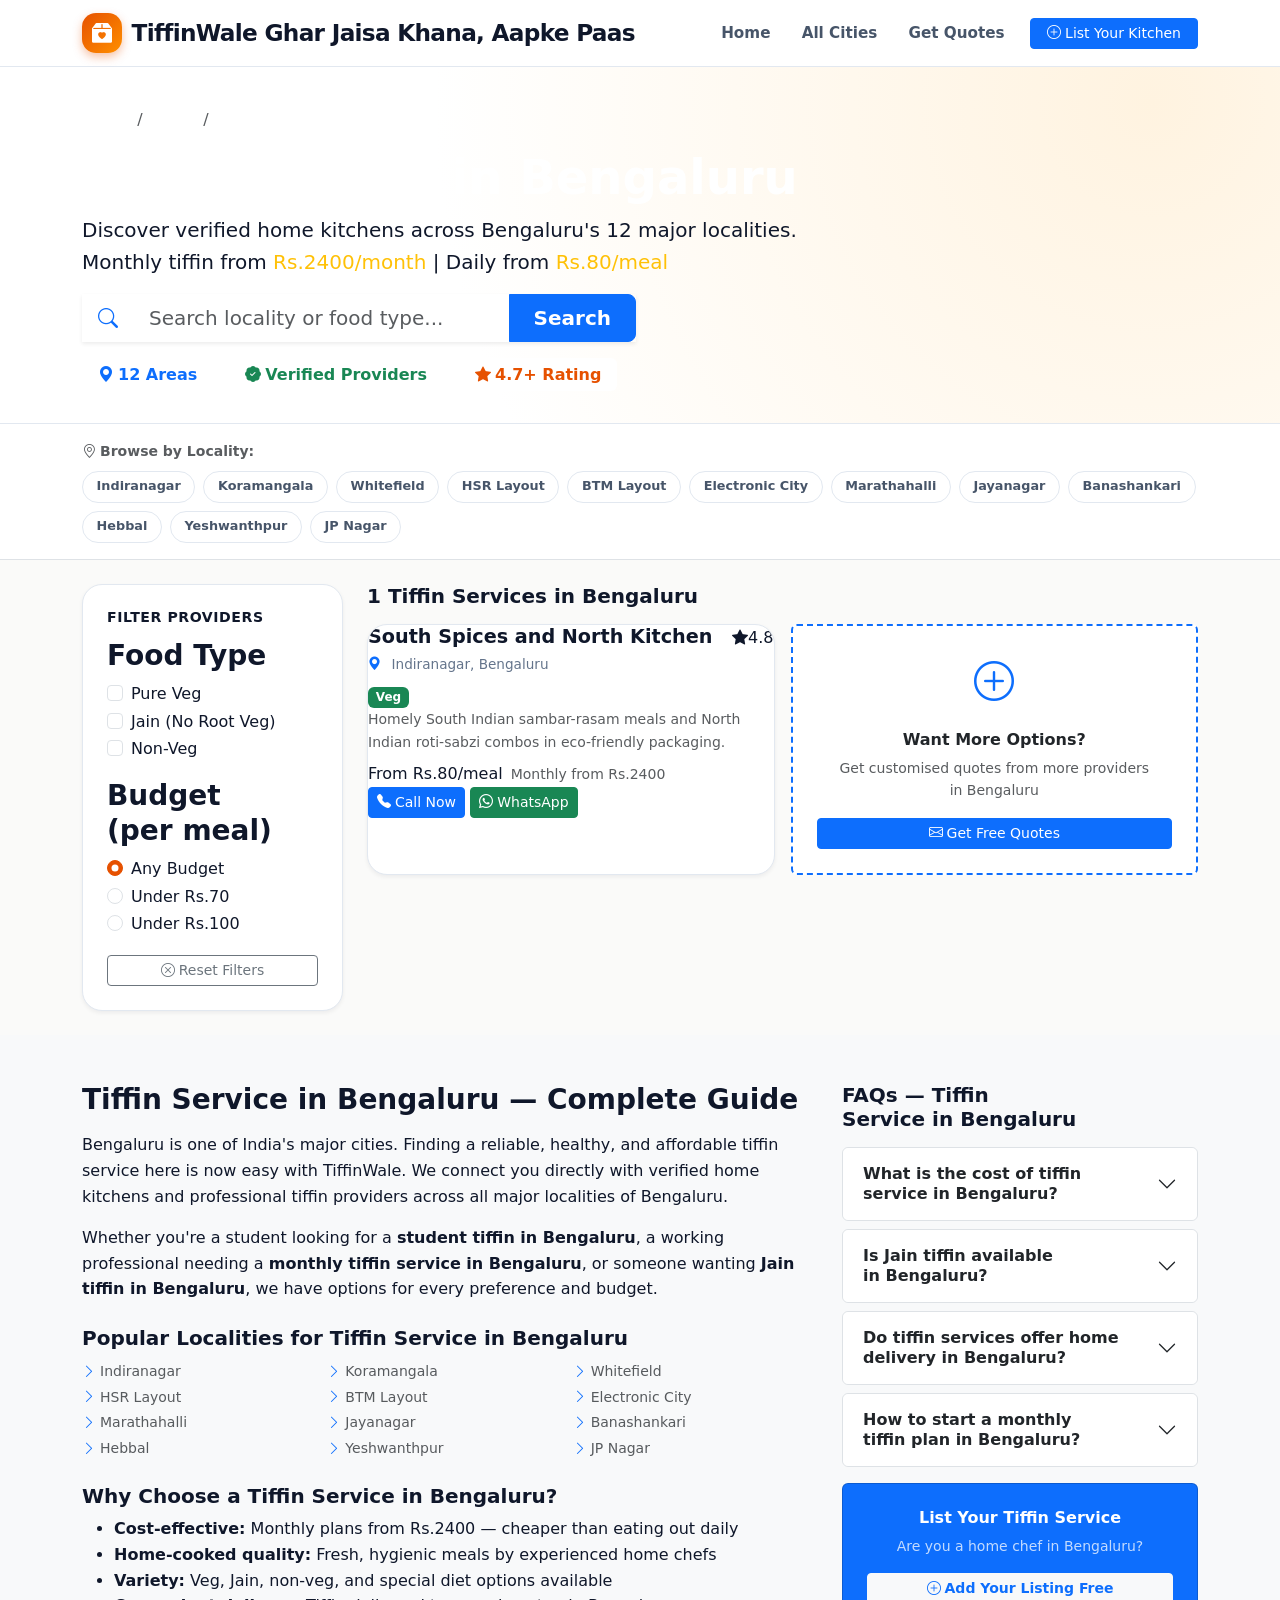
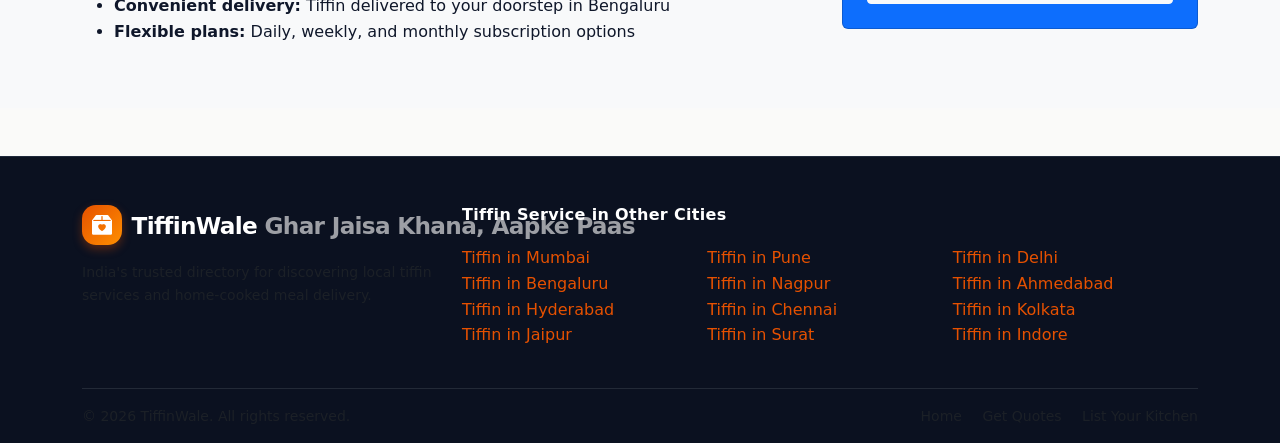
<file: tiffin-service-bengaluru.html>
<!DOCTYPE html>
<html lang="en">
<head>
  <meta charset="UTF-8">
  <meta name="viewport" content="width=device-width, initial-scale=1.0">
  <meta http-equiv="X-UA-Compatible" content="IE=edge">
  <title>Tiffin Service in Bengaluru | Monthly Dabba & Ghar Ka Khana</title>
  <meta name="description" content="Find best tiffin service in Bengaluru. Pure veg tiffin, Jain & ghar ka khana. Monthly tiffin service in Bengaluru from Rs.2400. Direct home kitchen contact!">
  <meta name="keywords" content="tiffin service in Bengaluru, Bengaluru tiffin service, homemade food Bengaluru, monthly tiffin Bengaluru, veg tiffin Bengaluru, dabba service Bengaluru, meal delivery Bengaluru, tiffin near me Bengaluru">
  <meta name="robots" content="index, follow">
  <meta name="theme-color" content="#e65100">
  <link rel="canonical" href="https://akhairkar.github.io/tiffinservice/tiffin-service-bengaluru.html">
  <meta name="author" content="TiffinWale">
  <meta name="geo.region" content="IN-KA">
  <meta name="geo.placename" content="Bengaluru">
  <link rel="icon" type="image/svg+xml" href="favicon.svg">
  <meta property="og:type" content="website">
  <meta property="og:url" content="https://akhairkar.github.io/tiffinservice/tiffin-service-bengaluru.html">
  <meta property="og:title" content="Tiffin Service in Bengaluru | Monthly Dabba & Ghar Ka Khana">
  <meta property="og:description" content="Find best tiffin service in Bengaluru. Pure veg tiffin, Jain & ghar ka khana. Monthly tiffin service in Bengaluru from Rs.2400. Direct home kitchen contact!">
  <meta property="og:site_name" content="TiffinWale">
  <meta property="og:locale" content="en_IN">
  <meta property="og:image" content="https://akhairkar.github.io/tiffinservice/city_preview.png">

  <!-- Twitter / X Meta Tags -->
  <meta name="twitter:card" content="summary_large_image">
  <meta name="twitter:url" content="https://akhairkar.github.io/tiffinservice/tiffin-service-bengaluru.html">
  <meta name="twitter:title" content="Tiffin Service in Bengaluru | Monthly Dabba & Ghar Ka Khana">
  <meta name="twitter:description" content="Find best tiffin service in Bengaluru. Pure veg tiffin, Jain & ghar ka khana. Monthly tiffin service in Bengaluru from Rs.2400. Direct home kitchen contact!">
  <meta name="twitter:image" content="https://akhairkar.github.io/tiffinservice/city_preview.png">
  <link rel="preconnect" href="https://cdn.jsdelivr.net" crossorigin>
  <link rel="dns-prefetch" href="https://cdn.jsdelivr.net">
  <link rel="preload" href="css/style.css" as="style">
  <style>h1,h2,h3{text-wrap:balance}p{text-wrap:pretty}</style>
  <link rel="stylesheet" href="https://cdn.jsdelivr.net/npm/bootstrap@5.3.3/dist/css/bootstrap.min.css" integrity="sha384-QWTKZyjpPEjISv5WaRU9OFeRpok6YctnYmDr5pNlyT2bRjXh0JMhjY6hW+ALEwIH" crossorigin="anonymous">
  <link rel="stylesheet" href="https://cdn.jsdelivr.net/npm/bootstrap-icons@1.11.3/font/bootstrap-icons.min.css">
  <link rel="stylesheet" href="css/style.css">
  <script type="application/ld+json">
{
  "@context": "https://schema.org",
  "@graph": [
    {
      "@type": "BreadcrumbList",
      "itemListElement": [
        {
          "@type": "ListItem",
          "position": 1,
          "name": "Home",
          "item": "https://akhairkar.github.io/tiffinservice/"
        },
        {
          "@type": "ListItem",
          "position": 2,
          "name": "Cities",
          "item": "https://akhairkar.github.io/tiffinservice/#citiesSection"
        },
        {
          "@type": "ListItem",
          "position": 3,
          "name": "Tiffin Service in Bengaluru",
          "item": "https://akhairkar.github.io/tiffinservice/tiffin-service-bengaluru.html"
        }
      ]
    },
    {
      "@type": "CollectionPage",
      "name": "Tiffin Services in Bengaluru",
      "description": "Directory of verified tiffin services in Bengaluru, Karnataka providing homemade daily and monthly meals.",
      "url": "https://akhairkar.github.io/tiffinservice/tiffin-service-bengaluru.html"
    },
    {
      "@type": "LocalBusiness",
      "@id": "https://akhairkar.github.io/tiffinservice/tiffin-service-bengaluru.html#provider-1",
      "name": "South Spices and North Kitchen",
      "description": "Homely South Indian sambar-rasam meals and North Indian roti-sabzi combos in eco-friendly packaging.",
      "address": {
        "@type": "PostalAddress",
        "addressLocality": "Bengaluru",
        "addressRegion": "Karnataka",
        "addressCountry": "IN"
      },
      "geo": {
        "@type": "GeoCoordinates",
        "latitude": 12.9716,
        "longitude": 77.5946
      },
      "telephone": "+919876543213",
      "priceRange": "Rs.80+",
      "servesCuisine": [
        "North Indian",
        "South Indian",
        "Pure Veg"
      ],
      "areaServed": "Bengaluru",
      "aggregateRating": {
        "@type": "AggregateRating",
        "ratingValue": 4.8,
        "reviewCount": "47",
        "bestRating": "5"
      },
      "openingHoursSpecification": [
        {
          "@type": "OpeningHoursSpecification",
          "dayOfWeek": [
            "Monday",
            "Tuesday",
            "Wednesday",
            "Thursday",
            "Friday",
            "Saturday"
          ],
          "opens": "08:00",
          "closes": "21:00"
        }
      ],
      "openingHours": "Mo-Sa 08:00-21:00"
    },
    {
      "@type": "FAQPage",
      "mainEntity": [
        {
          "@type": "Question",
          "name": "What is the cost of tiffin service in Bengaluru?",
          "acceptedAnswer": {
            "@type": "Answer",
            "text": "Tiffin services in Bengaluru start from Rs.80/meal. Monthly plans range from Rs.2400 to Rs.3,500 depending on meals and food type."
          }
        },
        {
          "@type": "Question",
          "name": "Is Jain tiffin available in Bengaluru?",
          "acceptedAnswer": {
            "@type": "Answer",
            "text": "Yes! Several providers in Bengaluru offer 100% Jain tiffin without onion, garlic, and root vegetables. Contact providers to confirm their Jain menu."
          }
        },
        {
          "@type": "Question",
          "name": "Do tiffin services offer home delivery in Bengaluru?",
          "acceptedAnswer": {
            "@type": "Answer",
            "text": "Most providers offer free home delivery within 3-5 km. Some also deliver to offices and PG accommodations in Bengaluru."
          }
        },
        {
          "@type": "Question",
          "name": "How to start a monthly tiffin plan in Bengaluru?",
          "acceptedAnswer": {
            "@type": "Answer",
            "text": "Click \"Call Now\" or \"WhatsApp\" on any provider card, mention your area in Bengaluru and food preferences, and they will share monthly plan details."
          }
        }
      ]
    }
  ]
}
  </script>
</head>
<body>

  <header class="site-header" id="siteHeader">
    <div class="container-xl">
      <nav class="navbar navbar-expand-lg py-2" aria-label="Main navigation">
        <a class="navbar-brand brand-logo" href="index.html" aria-label="TiffinWale Homepage">
          <div class="brand-icon-box" aria-hidden="true"><i class="bi bi-box2-heart-fill"></i></div>
          <div class="brand-text-block">
            <span class="brand-name">TiffinWale</span>
            <span class="brand-tagline">Ghar Jaisa Khana, Aapke Paas</span>
          </div>
        </a>
        <button class="navbar-toggler border-0 shadow-none" type="button" data-bs-toggle="collapse" data-bs-target="#navbarMain" aria-controls="navbarMain" aria-expanded="false" aria-label="Toggle navigation">
          <i class="bi bi-list fs-2 text-primary"></i>
        </button>
        <div class="collapse navbar-collapse" id="navbarMain">
          <ul class="navbar-nav ms-auto align-items-lg-center gap-lg-1">
            <li class="nav-item"><a class="nav-link" href="index.html">Home</a></li>
            <li class="nav-item"><a class="nav-link" href="index.html#citiesSection">All Cities</a></li>
            <li class="nav-item"><a class="nav-link" href="index.html#leadSection">Get Quotes</a></li>
            <li class="nav-item ms-lg-2">
              <a class="btn btn-primary btn-sm px-3" href="index.html#businessSection">
                <i class="bi bi-plus-circle me-1"></i>List Your Kitchen
              </a>
            </li>
          </ul>
        </div>
      </nav>
    </div>
  </header>

  <section class="city-hero-banner" aria-label="Bengaluru tiffin services">
    <div class="container-xl">
      <nav aria-label="breadcrumb" class="mb-2">
        <ol class="breadcrumb breadcrumb-dark small">
          <li class="breadcrumb-item"><a href="index.html" class="text-white-50">Home</a></li>
          <li class="breadcrumb-item"><a href="index.html#citiesSection" class="text-white-50">Cities</a></li>
          <li class="breadcrumb-item active text-white" aria-current="page">Bengaluru</li>
        </ol>
      </nav>
      <h1 class="display-5 fw-bold text-white mb-2">Tiffin Service in Bengaluru</h1>
      <p class="lead text-white-75 mb-3">
        Discover verified home kitchens across Bengaluru's 12 major localities.<br class="d-none d-md-block">
        Monthly tiffin from <strong class="text-warning">Rs.2400/month</strong> | Daily from <strong class="text-warning">Rs.80/meal</strong>
      </p>
      <div class="row g-2">
        <div class="col-12 col-md-8 col-lg-6">
          <div class="input-group input-group-lg shadow-sm">
            <span class="input-group-text bg-white border-0"><i class="bi bi-search text-primary"></i></span>
            <input type="text" class="form-control border-0" id="citySearchInput" placeholder="Search locality or food type...">
            <button class="btn btn-primary px-4 fw-semibold" onclick="applyFilters()">Search</button>
          </div>
        </div>
      </div>
      <div class="d-flex flex-wrap gap-3 mt-3">
        <span class="badge bg-white text-primary fs-6 fw-semibold px-3 py-2"><i class="bi bi-geo-alt-fill me-1"></i>12 Areas</span>
        <span class="badge bg-white text-success fs-6 fw-semibold px-3 py-2"><i class="bi bi-patch-check-fill me-1"></i>Verified Providers</span>
        <span class="badge bg-white fs-6 fw-semibold px-3 py-2" style="color:#e65100"><i class="bi bi-star-fill me-1"></i>4.7+ Rating</span>
      </div>
    </div>
  </section>

  <section class="bg-white border-bottom py-3">
    <div class="container-xl">
      <p class="small text-muted fw-semibold mb-2"><i class="bi bi-geo-alt me-1"></i>Browse by Locality:</p>
      <div class="d-flex flex-wrap gap-2">
          <a href="https://akhairkar.github.io/tiffinservice/tiffin-service-bengaluru.html" class="locality-chip">Indiranagar</a>
          <a href="https://akhairkar.github.io/tiffinservice/tiffin-service-bengaluru.html" class="locality-chip">Koramangala</a>
          <a href="https://akhairkar.github.io/tiffinservice/tiffin-service-bengaluru.html" class="locality-chip">Whitefield</a>
          <a href="https://akhairkar.github.io/tiffinservice/tiffin-service-bengaluru.html" class="locality-chip">HSR Layout</a>
          <a href="https://akhairkar.github.io/tiffinservice/tiffin-service-bengaluru.html" class="locality-chip">BTM Layout</a>
          <a href="https://akhairkar.github.io/tiffinservice/tiffin-service-bengaluru.html" class="locality-chip">Electronic City</a>
          <a href="https://akhairkar.github.io/tiffinservice/tiffin-service-bengaluru.html" class="locality-chip">Marathahalli</a>
          <a href="https://akhairkar.github.io/tiffinservice/tiffin-service-bengaluru.html" class="locality-chip">Jayanagar</a>
          <a href="https://akhairkar.github.io/tiffinservice/tiffin-service-bengaluru.html" class="locality-chip">Banashankari</a>
          <a href="https://akhairkar.github.io/tiffinservice/tiffin-service-bengaluru.html" class="locality-chip">Hebbal</a>
          <a href="https://akhairkar.github.io/tiffinservice/tiffin-service-bengaluru.html" class="locality-chip">Yeshwanthpur</a>
          <a href="https://akhairkar.github.io/tiffinservice/tiffin-service-bengaluru.html" class="locality-chip">JP Nagar</a>
      </div>
    </div>
  </section>

  <section class="py-4">
    <div class="container-xl">
      <div class="row g-4">

        <div class="col-lg-3 d-none d-lg-block">
          <div class="filter-sidebar-card">
            <h2 class="filter-group-title">Filter Providers</h2>
            <div class="filter-group">
              <h3 class="filter-group-subtitle">Food Type</h3>
              <div class="form-check"><input class="form-check-input" type="checkbox" id="fVeg" value="Veg" onchange="applyFilters()"><label class="form-check-label" for="fVeg">Pure Veg</label></div>
              <div class="form-check"><input class="form-check-input" type="checkbox" id="fJain" value="Jain" onchange="applyFilters()"><label class="form-check-label" for="fJain">Jain (No Root Veg)</label></div>
              <div class="form-check"><input class="form-check-input" type="checkbox" id="fNonVeg" value="Non-Veg" onchange="applyFilters()"><label class="form-check-label" for="fNonVeg">Non-Veg</label></div>
            </div>
            <div class="filter-group mt-3">
              <h3 class="filter-group-subtitle">Budget (per meal)</h3>
              <div class="form-check"><input class="form-check-input" type="radio" name="priceFilter" id="pAny" value="" checked onchange="applyFilters()"><label class="form-check-label" for="pAny">Any Budget</label></div>
              <div class="form-check"><input class="form-check-input" type="radio" name="priceFilter" id="p70" value="70" onchange="applyFilters()"><label class="form-check-label" for="p70">Under Rs.70</label></div>
              <div class="form-check"><input class="form-check-input" type="radio" name="priceFilter" id="p100" value="100" onchange="applyFilters()"><label class="form-check-label" for="p100">Under Rs.100</label></div>
            </div>
            <button class="btn btn-outline-secondary btn-sm w-100 mt-3" onclick="resetFilters()"><i class="bi bi-x-circle me-1"></i>Reset Filters</button>
          </div>
        </div>

        <div class="col-lg-9">
          <div class="d-flex justify-content-between align-items-center mb-3">
            <h2 class="h5 fw-bold mb-0"><span id="resultsCount">1</span> Tiffin Services in Bengaluru</h2>
            <button class="btn btn-outline-primary btn-sm d-lg-none" data-bs-toggle="offcanvas" data-bs-target="#mobileFilters"><i class="bi bi-funnel me-1"></i>Filters</button>
          </div>
          <div id="providerCardsGrid" class="row g-3">
            <div class="col-12 col-md-6" data-food-types="Veg" data-price="80" data-locality="indiranagar">
              <article class="provider-card h-100" id="provider-1" itemscope itemtype="https://schema.org/LocalBusiness">
                <div class="provider-card-header">
                  <div class="d-flex align-items-start justify-content-between gap-2">
                    <div>
                      <h3 class="provider-name" itemprop="name">South Spices and North Kitchen</h3>
                      <p class="provider-location mb-1"><i class="bi bi-geo-alt-fill text-primary me-1"></i>Indiranagar, Bengaluru</p>
                    </div>
                    <div class="rating-badge" itemprop="aggregateRating" itemscope itemtype="https://schema.org/AggregateRating">
                      <i class="bi bi-star-fill"></i><span itemprop="ratingValue">4.8</span>
                      <meta itemprop="reviewCount" content="47">
                    </div>
                  </div>
                  <div class="d-flex flex-wrap gap-1 mt-2"><span class="badge bg-success me-1">Veg</span><span class="badge verified-badge"><i class="bi bi-patch-check-fill me-1"></i>Verified</span></div>
                </div>
                <div class="provider-card-body">
                  <p class="small text-muted mb-2" itemprop="description">Homely South Indian sambar-rasam meals and North Indian roti-sabzi combos in eco-friendly packaging.</p>
                  <div class="price-row"><span class="price-per-meal" itemprop="priceRange">From Rs.80/meal</span><span class="text-muted small ms-2">Monthly from Rs.2400</span></div>
                </div>
                <div class="provider-card-footer">
                  <a href="tel:+919876543213" class="btn btn-primary btn-sm flex-grow-1"><i class="bi bi-telephone-fill me-1"></i>Call Now</a>
                  <a href="https://wa.me/919876543213?text=Hi%2C+I+found+you+on+TiffinWale.+Interested+in+tiffin+in+Bengaluru." class="btn btn-success btn-sm flex-grow-1" target="_blank" rel="noopener noreferrer"><i class="bi bi-whatsapp me-1"></i>WhatsApp</a>
                </div>
              </article>
            </div>

            <div class="col-12 col-md-6">
              <div class="card border-primary h-100 text-center p-4 d-flex flex-column justify-content-center" style="border-style:dashed!important;border-width:2px!important">
                <i class="bi bi-plus-circle text-primary fs-1 mb-3"></i>
                <h3 class="h6 fw-bold">Want More Options?</h3>
                <p class="small text-muted">Get customised quotes from more providers in Bengaluru</p>
                <a href="index.html#leadSection" class="btn btn-primary btn-sm"><i class="bi bi-envelope me-1"></i>Get Free Quotes</a>
              </div>
            </div>
          </div>
        </div>
      </div>
    </div>
  </section>

  <section class="bg-light py-5">
    <div class="container-xl">
      <div class="row g-4">
        <div class="col-lg-8">
          <h2 class="h3 fw-bold mb-3">Tiffin Service in Bengaluru — Complete Guide</h2>
          <p>Bengaluru is one of India's major cities. Finding a reliable, healthy, and affordable tiffin service here is now easy with TiffinWale. We connect you directly with verified home kitchens and professional tiffin providers across all major localities of Bengaluru.</p>
          <p>Whether you're a student looking for a <strong>student tiffin in Bengaluru</strong>, a working professional needing a <strong>monthly tiffin service in Bengaluru</strong>, or someone wanting <strong>Jain tiffin in Bengaluru</strong>, we have options for every preference and budget.</p>
          <h3 class="h5 fw-bold mt-4">Popular Localities for Tiffin Service in Bengaluru</h3>
          <ul class="row row-cols-2 row-cols-md-3 list-unstyled g-0 ps-0">
            <li class="col"><a href="https://akhairkar.github.io/tiffinservice/tiffin-service-bengaluru.html" class="text-decoration-none text-muted small"><i class="bi bi-chevron-right text-primary me-1"></i>Indiranagar</a></li>
            <li class="col"><a href="https://akhairkar.github.io/tiffinservice/tiffin-service-bengaluru.html" class="text-decoration-none text-muted small"><i class="bi bi-chevron-right text-primary me-1"></i>Koramangala</a></li>
            <li class="col"><a href="https://akhairkar.github.io/tiffinservice/tiffin-service-bengaluru.html" class="text-decoration-none text-muted small"><i class="bi bi-chevron-right text-primary me-1"></i>Whitefield</a></li>
            <li class="col"><a href="https://akhairkar.github.io/tiffinservice/tiffin-service-bengaluru.html" class="text-decoration-none text-muted small"><i class="bi bi-chevron-right text-primary me-1"></i>HSR Layout</a></li>
            <li class="col"><a href="https://akhairkar.github.io/tiffinservice/tiffin-service-bengaluru.html" class="text-decoration-none text-muted small"><i class="bi bi-chevron-right text-primary me-1"></i>BTM Layout</a></li>
            <li class="col"><a href="https://akhairkar.github.io/tiffinservice/tiffin-service-bengaluru.html" class="text-decoration-none text-muted small"><i class="bi bi-chevron-right text-primary me-1"></i>Electronic City</a></li>
            <li class="col"><a href="https://akhairkar.github.io/tiffinservice/tiffin-service-bengaluru.html" class="text-decoration-none text-muted small"><i class="bi bi-chevron-right text-primary me-1"></i>Marathahalli</a></li>
            <li class="col"><a href="https://akhairkar.github.io/tiffinservice/tiffin-service-bengaluru.html" class="text-decoration-none text-muted small"><i class="bi bi-chevron-right text-primary me-1"></i>Jayanagar</a></li>
            <li class="col"><a href="https://akhairkar.github.io/tiffinservice/tiffin-service-bengaluru.html" class="text-decoration-none text-muted small"><i class="bi bi-chevron-right text-primary me-1"></i>Banashankari</a></li>
            <li class="col"><a href="https://akhairkar.github.io/tiffinservice/tiffin-service-bengaluru.html" class="text-decoration-none text-muted small"><i class="bi bi-chevron-right text-primary me-1"></i>Hebbal</a></li>
            <li class="col"><a href="https://akhairkar.github.io/tiffinservice/tiffin-service-bengaluru.html" class="text-decoration-none text-muted small"><i class="bi bi-chevron-right text-primary me-1"></i>Yeshwanthpur</a></li>
            <li class="col"><a href="https://akhairkar.github.io/tiffinservice/tiffin-service-bengaluru.html" class="text-decoration-none text-muted small"><i class="bi bi-chevron-right text-primary me-1"></i>JP Nagar</a></li>
          </ul>
          <h3 class="h5 fw-bold mt-4">Why Choose a Tiffin Service in Bengaluru?</h3>
          <ul>
            <li><strong>Cost-effective:</strong> Monthly plans from Rs.2400 — cheaper than eating out daily</li>
            <li><strong>Home-cooked quality:</strong> Fresh, hygienic meals by experienced home chefs</li>
            <li><strong>Variety:</strong> Veg, Jain, non-veg, and special diet options available</li>
            <li><strong>Convenient delivery:</strong> Tiffin delivered to your doorstep in Bengaluru</li>
            <li><strong>Flexible plans:</strong> Daily, weekly, and monthly subscription options</li>
          </ul>
        </div>
        <div class="col-lg-4">
          <h2 class="h5 fw-bold mb-3">FAQs — Tiffin Service in Bengaluru</h2>
          <div class="accordion accordion-flush" id="cityFaq">
            <div class="accordion-item border rounded mb-2">
              <h3 class="accordion-header">
                <button class="accordion-button collapsed rounded fw-semibold" type="button" data-bs-toggle="collapse" data-bs-target="#faq1">What is the cost of tiffin service in Bengaluru?</button>
              </h3>
              <div id="faq1" class="accordion-collapse collapse" data-bs-parent="#cityFaq">
                <div class="accordion-body small text-muted">Tiffin services in Bengaluru start from Rs.80/meal. Monthly plans range from Rs.2400 to Rs.3,500 depending on meals and food type.</div>
              </div>
            </div>
            <div class="accordion-item border rounded mb-2">
              <h3 class="accordion-header">
                <button class="accordion-button collapsed rounded fw-semibold" type="button" data-bs-toggle="collapse" data-bs-target="#faq2">Is Jain tiffin available in Bengaluru?</button>
              </h3>
              <div id="faq2" class="accordion-collapse collapse" data-bs-parent="#cityFaq">
                <div class="accordion-body small text-muted">Yes! Several providers in Bengaluru offer 100% Jain tiffin without onion, garlic, and root vegetables. Contact providers to confirm their Jain menu.</div>
              </div>
            </div>
            <div class="accordion-item border rounded mb-2">
              <h3 class="accordion-header">
                <button class="accordion-button collapsed rounded fw-semibold" type="button" data-bs-toggle="collapse" data-bs-target="#faq3">Do tiffin services offer home delivery in Bengaluru?</button>
              </h3>
              <div id="faq3" class="accordion-collapse collapse" data-bs-parent="#cityFaq">
                <div class="accordion-body small text-muted">Most providers offer free home delivery within 3-5 km. Some also deliver to offices and PG accommodations in Bengaluru.</div>
              </div>
            </div>
            <div class="accordion-item border rounded mb-2">
              <h3 class="accordion-header">
                <button class="accordion-button collapsed rounded fw-semibold" type="button" data-bs-toggle="collapse" data-bs-target="#faq4">How to start a monthly tiffin plan in Bengaluru?</button>
              </h3>
              <div id="faq4" class="accordion-collapse collapse" data-bs-parent="#cityFaq">
                <div class="accordion-body small text-muted">Click "Call Now" or "WhatsApp" on any provider card, mention your area in Bengaluru and food preferences, and they will share monthly plan details.</div>
              </div>
            </div>
          </div>
          <div class="card bg-primary text-white text-center p-4 mt-3">
            <h3 class="h6 fw-bold mb-2">List Your Tiffin Service</h3>
            <p class="small mb-3 opacity-75">Are you a home chef in Bengaluru?</p>
            <a href="index.html#businessSection" class="btn btn-light btn-sm text-primary fw-semibold"><i class="bi bi-plus-circle me-1"></i>Add Your Listing Free</a>
          </div>
        </div>
      </div>
    </div>
  </section>

  <div class="offcanvas offcanvas-start" tabindex="-1" id="mobileFilters" aria-labelledby="mobileFiltersLabel">
    <div class="offcanvas-header border-bottom">
      <h2 class="offcanvas-title h6 fw-bold" id="mobileFiltersLabel"><i class="bi bi-funnel me-2"></i>Filter Providers</h2>
      <button type="button" class="btn-close" data-bs-dismiss="offcanvas" aria-label="Close"></button>
    </div>
    <div class="offcanvas-body">
      <div class="form-check"><input class="form-check-input" type="checkbox" id="mfVeg" value="Veg" onchange="applyFilters()"><label class="form-check-label" for="mfVeg">Pure Veg</label></div>
      <div class="form-check"><input class="form-check-input" type="checkbox" id="mfJain" value="Jain" onchange="applyFilters()"><label class="form-check-label" for="mfJain">Jain</label></div>
      <div class="form-check"><input class="form-check-input" type="checkbox" id="mfNonVeg" value="Non-Veg" onchange="applyFilters()"><label class="form-check-label" for="mfNonVeg">Non-Veg</label></div>
      <button class="btn btn-primary w-100 mt-4" data-bs-dismiss="offcanvas" onclick="applyFilters()">Apply Filters</button>
      <button class="btn btn-outline-secondary w-100 mt-2" onclick="resetFilters()">Reset</button>
    </div>
  </div>

  <footer class="site-footer pt-5 pb-3 mt-5">
    <div class="container-xl">
      <div class="row g-4">
        <div class="col-lg-4">
          <a class="navbar-brand brand-logo mb-3 d-inline-flex" href="index.html">
            <div class="brand-icon-box" aria-hidden="true"><i class="bi bi-box2-heart-fill"></i></div>
            <div class="brand-text-block">
              <span class="brand-name text-white">TiffinWale</span>
              <span class="brand-tagline" style="color:rgba(255,255,255,0.6)">Ghar Jaisa Khana, Aapke Paas</span>
            </div>
          </a>
          <p class="text-muted small">India's trusted directory for discovering local tiffin services and home-cooked meal delivery.</p>
        </div>
        <div class="col-lg-8">
          <h3 class="footer-heading">Tiffin Service in Other Cities</h3>
          <ul class="footer-links list-unstyled row row-cols-2 row-cols-md-3 g-0">
            <li><a href="tiffin-service-mumbai.html">Tiffin in Mumbai</a></li>
            <li><a href="tiffin-service-pune.html">Tiffin in Pune</a></li>
            <li><a href="tiffin-service-delhi.html">Tiffin in Delhi</a></li>
            <li><a href="tiffin-service-bengaluru.html">Tiffin in Bengaluru</a></li>
            <li><a href="tiffin-service-nagpur.html">Tiffin in Nagpur</a></li>
            <li><a href="tiffin-service-ahmedabad.html">Tiffin in Ahmedabad</a></li>
            <li><a href="tiffin-service-hyderabad.html">Tiffin in Hyderabad</a></li>
            <li><a href="tiffin-service-chennai.html">Tiffin in Chennai</a></li>
            <li><a href="tiffin-service-kolkata.html">Tiffin in Kolkata</a></li>
            <li><a href="tiffin-service-jaipur.html">Tiffin in Jaipur</a></li>
            <li><a href="tiffin-service-surat.html">Tiffin in Surat</a></li>
            <li><a href="tiffin-service-indore.html">Tiffin in Indore</a></li>
          </ul>
        </div>
      </div>
      <hr class="border-secondary mt-4">
      <div class="d-flex flex-column flex-md-row justify-content-between align-items-center gap-2 text-muted small">
        <p class="mb-0">&copy; 2026 TiffinWale. All rights reserved.</p>
        <p class="mb-0">
          <a href="index.html" class="text-muted text-decoration-none me-3">Home</a>
          <a href="index.html#leadSection" class="text-muted text-decoration-none me-3">Get Quotes</a>
          <a href="index.html#businessSection" class="text-muted text-decoration-none">List Your Kitchen</a>
        </p>
      </div>
    </div>
  </footer>

  <script src="https://cdn.jsdelivr.net/npm/bootstrap@5.3.3/dist/js/bootstrap.bundle.min.js" integrity="sha384-YvpcrYf0tY3lHB60NNkmXc4s9bIOgUxi8T/jzmBQzP3vLFsFixfS4l5vQ/7Kqx" crossorigin="anonymous"></script>
  <script>
    const header = document.getElementById("siteHeader");
    window.addEventListener("scroll", function() { header.classList.toggle("scrolled", window.scrollY > 50); }, { passive: true });

    function applyFilters() {
      var cards = document.querySelectorAll("[data-food-types]");
      var checkedFoods = Array.from(document.querySelectorAll("input[type=checkbox]:checked")).map(function(cb) { return cb.value; });
      var priceFilter = (document.querySelector("input[name=priceFilter]:checked") || {}).value || "";
      var searchTerm = (document.getElementById("citySearchInput") || {}).value || "";
      searchTerm = searchTerm.toLowerCase();
      var visible = 0;
      cards.forEach(function(card) {
        var foodTypes = card.dataset.foodTypes.split(",");
        var price = parseInt(card.dataset.price);
        var locality = card.dataset.locality;
        var foodMatch = checkedFoods.length === 0 || checkedFoods.some(function(f) { return foodTypes.indexOf(f) > -1; });
        var priceMatch = !priceFilter || price <= parseInt(priceFilter);
        var searchMatch = !searchTerm || locality.indexOf(searchTerm) > -1;
        var show = foodMatch && priceMatch && searchMatch;
        card.style.display = show ? "" : "none";
        if (show) visible++;
      });
      var countEl = document.getElementById("resultsCount");
      if (countEl) countEl.textContent = visible;
    }

    function resetFilters() {
      document.querySelectorAll("input[type=checkbox]").forEach(function(cb) { cb.checked = false; });
      var anyRadio = document.getElementById("pAny");
      if (anyRadio) anyRadio.checked = true;
      var s = document.getElementById("citySearchInput");
      if (s) s.value = "";
      applyFilters();
    }
  </script>
</body>
</html>
</file>
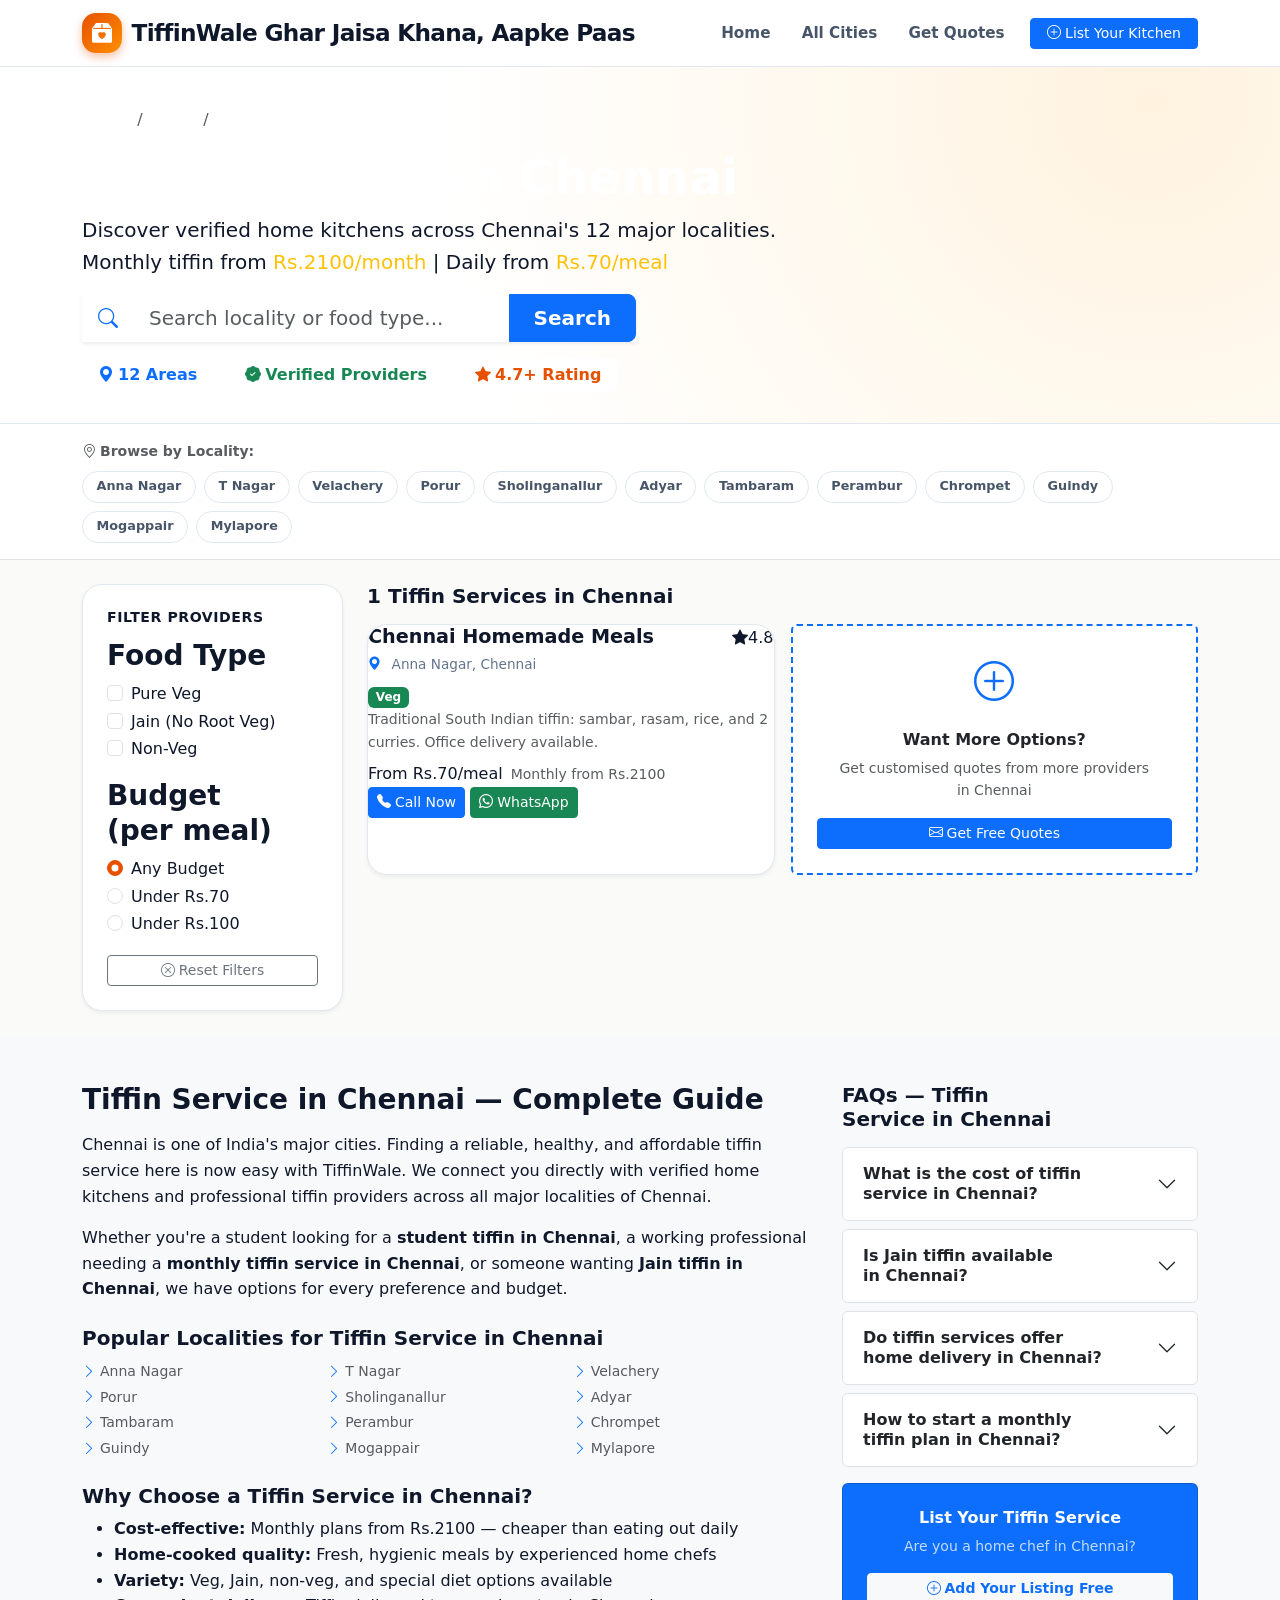
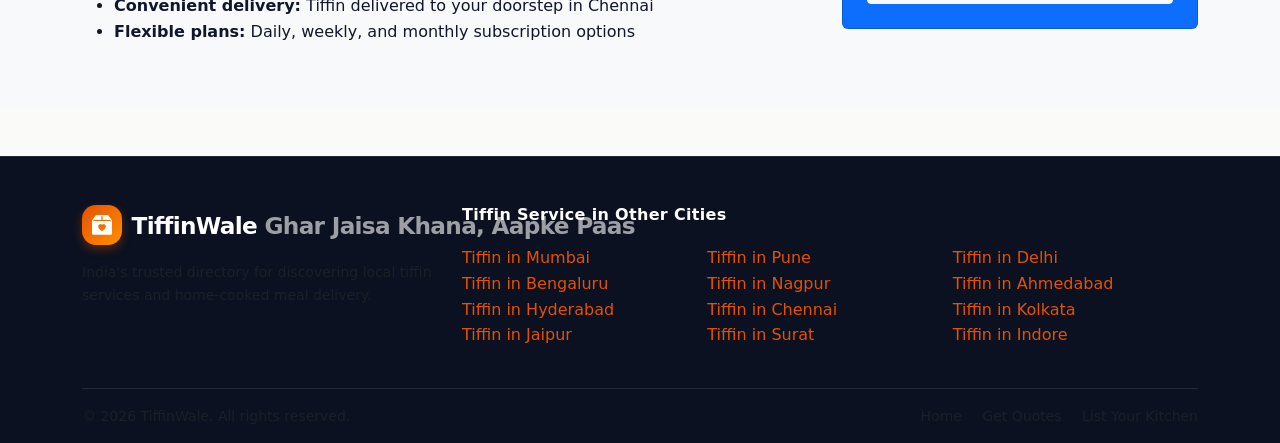
<file: tiffin-service-chennai.html>
<!DOCTYPE html>
<html lang="en">
<head>
  <meta charset="UTF-8">
  <meta name="viewport" content="width=device-width, initial-scale=1.0">
  <meta http-equiv="X-UA-Compatible" content="IE=edge">
  <title>Tiffin Service in Chennai | Monthly Dabba & Ghar Ka Khana</title>
  <meta name="description" content="Find best tiffin service in Chennai. Pure veg tiffin, Jain & South ghar ka khana. Monthly tiffin service in Chennai from Rs.2100. Direct kitchen contact!">
  <meta name="keywords" content="tiffin service in Chennai, Chennai tiffin service, homemade food Chennai, monthly tiffin Chennai, veg tiffin Chennai, dabba service Chennai, meal delivery Chennai, tiffin near me Chennai">
  <meta name="robots" content="index, follow">
  <meta name="theme-color" content="#e65100">
  <link rel="canonical" href="https://akhairkar.github.io/tiffinservice/tiffin-service-chennai.html">
  <meta name="author" content="TiffinWale">
  <meta name="geo.region" content="IN-TN">
  <meta name="geo.placename" content="Chennai">
  <link rel="icon" type="image/svg+xml" href="favicon.svg">
  <meta property="og:type" content="website">
  <meta property="og:url" content="https://akhairkar.github.io/tiffinservice/tiffin-service-chennai.html">
  <meta property="og:title" content="Tiffin Service in Chennai | Monthly Dabba & Ghar Ka Khana">
  <meta property="og:description" content="Find best tiffin service in Chennai. Pure veg tiffin, Jain & South ghar ka khana. Monthly tiffin service in Chennai from Rs.2100. Direct kitchen contact!">
  <meta property="og:site_name" content="TiffinWale">
  <meta property="og:locale" content="en_IN">
  <meta property="og:image" content="https://akhairkar.github.io/tiffinservice/city_preview.png">

  <!-- Twitter / X Meta Tags -->
  <meta name="twitter:card" content="summary_large_image">
  <meta name="twitter:url" content="https://akhairkar.github.io/tiffinservice/tiffin-service-chennai.html">
  <meta name="twitter:title" content="Tiffin Service in Chennai | Monthly Dabba & Ghar Ka Khana">
  <meta name="twitter:description" content="Find best tiffin service in Chennai. Pure veg tiffin, Jain & South ghar ka khana. Monthly tiffin service in Chennai from Rs.2100. Direct kitchen contact!">
  <meta name="twitter:image" content="https://akhairkar.github.io/tiffinservice/city_preview.png">
  <link rel="preconnect" href="https://cdn.jsdelivr.net" crossorigin>
  <link rel="dns-prefetch" href="https://cdn.jsdelivr.net">
  <link rel="preload" href="css/style.css" as="style">
  <style>h1,h2,h3{text-wrap:balance}p{text-wrap:pretty}</style>
  <link rel="stylesheet" href="https://cdn.jsdelivr.net/npm/bootstrap@5.3.3/dist/css/bootstrap.min.css" integrity="sha384-QWTKZyjpPEjISv5WaRU9OFeRpok6YctnYmDr5pNlyT2bRjXh0JMhjY6hW+ALEwIH" crossorigin="anonymous">
  <link rel="stylesheet" href="https://cdn.jsdelivr.net/npm/bootstrap-icons@1.11.3/font/bootstrap-icons.min.css">
  <link rel="stylesheet" href="css/style.css">
  <script type="application/ld+json">
{
  "@context": "https://schema.org",
  "@graph": [
    {
      "@type": "BreadcrumbList",
      "itemListElement": [
        {
          "@type": "ListItem",
          "position": 1,
          "name": "Home",
          "item": "https://akhairkar.github.io/tiffinservice/"
        },
        {
          "@type": "ListItem",
          "position": 2,
          "name": "Cities",
          "item": "https://akhairkar.github.io/tiffinservice/#citiesSection"
        },
        {
          "@type": "ListItem",
          "position": 3,
          "name": "Tiffin Service in Chennai",
          "item": "https://akhairkar.github.io/tiffinservice/tiffin-service-chennai.html"
        }
      ]
    },
    {
      "@type": "CollectionPage",
      "name": "Tiffin Services in Chennai",
      "description": "Directory of verified tiffin services in Chennai, Tamil Nadu providing homemade daily and monthly meals.",
      "url": "https://akhairkar.github.io/tiffinservice/tiffin-service-chennai.html"
    },
    {
      "@type": "LocalBusiness",
      "@id": "https://akhairkar.github.io/tiffinservice/tiffin-service-chennai.html#provider-1",
      "name": "Chennai Homemade Meals",
      "description": "Traditional South Indian tiffin: sambar, rasam, rice, and 2 curries. Office delivery available.",
      "address": {
        "@type": "PostalAddress",
        "addressLocality": "Chennai",
        "addressRegion": "Tamil Nadu",
        "addressCountry": "IN"
      },
      "geo": {
        "@type": "GeoCoordinates",
        "latitude": 13.0827,
        "longitude": 80.2707
      },
      "telephone": "+919876543221",
      "priceRange": "Rs.70+",
      "servesCuisine": [
        "South Indian",
        "North Indian",
        "Pure Veg"
      ],
      "areaServed": "Chennai",
      "aggregateRating": {
        "@type": "AggregateRating",
        "ratingValue": 4.8,
        "reviewCount": "47",
        "bestRating": "5"
      },
      "openingHoursSpecification": [
        {
          "@type": "OpeningHoursSpecification",
          "dayOfWeek": [
            "Monday",
            "Tuesday",
            "Wednesday",
            "Thursday",
            "Friday",
            "Saturday"
          ],
          "opens": "08:00",
          "closes": "21:00"
        }
      ],
      "openingHours": "Mo-Sa 08:00-21:00"
    },
    {
      "@type": "FAQPage",
      "mainEntity": [
        {
          "@type": "Question",
          "name": "What is the cost of tiffin service in Chennai?",
          "acceptedAnswer": {
            "@type": "Answer",
            "text": "Tiffin services in Chennai start from Rs.70/meal. Monthly plans range from Rs.2100 to Rs.3,500 depending on meals and food type."
          }
        },
        {
          "@type": "Question",
          "name": "Is Jain tiffin available in Chennai?",
          "acceptedAnswer": {
            "@type": "Answer",
            "text": "Yes! Several providers in Chennai offer 100% Jain tiffin without onion, garlic, and root vegetables. Contact providers to confirm their Jain menu."
          }
        },
        {
          "@type": "Question",
          "name": "Do tiffin services offer home delivery in Chennai?",
          "acceptedAnswer": {
            "@type": "Answer",
            "text": "Most providers offer free home delivery within 3-5 km. Some also deliver to offices and PG accommodations in Chennai."
          }
        },
        {
          "@type": "Question",
          "name": "How to start a monthly tiffin plan in Chennai?",
          "acceptedAnswer": {
            "@type": "Answer",
            "text": "Click \"Call Now\" or \"WhatsApp\" on any provider card, mention your area in Chennai and food preferences, and they will share monthly plan details."
          }
        }
      ]
    }
  ]
}
  </script>
</head>
<body>

  <header class="site-header" id="siteHeader">
    <div class="container-xl">
      <nav class="navbar navbar-expand-lg py-2" aria-label="Main navigation">
        <a class="navbar-brand brand-logo" href="index.html" aria-label="TiffinWale Homepage">
          <div class="brand-icon-box" aria-hidden="true"><i class="bi bi-box2-heart-fill"></i></div>
          <div class="brand-text-block">
            <span class="brand-name">TiffinWale</span>
            <span class="brand-tagline">Ghar Jaisa Khana, Aapke Paas</span>
          </div>
        </a>
        <button class="navbar-toggler border-0 shadow-none" type="button" data-bs-toggle="collapse" data-bs-target="#navbarMain" aria-controls="navbarMain" aria-expanded="false" aria-label="Toggle navigation">
          <i class="bi bi-list fs-2 text-primary"></i>
        </button>
        <div class="collapse navbar-collapse" id="navbarMain">
          <ul class="navbar-nav ms-auto align-items-lg-center gap-lg-1">
            <li class="nav-item"><a class="nav-link" href="index.html">Home</a></li>
            <li class="nav-item"><a class="nav-link" href="index.html#citiesSection">All Cities</a></li>
            <li class="nav-item"><a class="nav-link" href="index.html#leadSection">Get Quotes</a></li>
            <li class="nav-item ms-lg-2">
              <a class="btn btn-primary btn-sm px-3" href="index.html#businessSection">
                <i class="bi bi-plus-circle me-1"></i>List Your Kitchen
              </a>
            </li>
          </ul>
        </div>
      </nav>
    </div>
  </header>

  <section class="city-hero-banner" aria-label="Chennai tiffin services">
    <div class="container-xl">
      <nav aria-label="breadcrumb" class="mb-2">
        <ol class="breadcrumb breadcrumb-dark small">
          <li class="breadcrumb-item"><a href="index.html" class="text-white-50">Home</a></li>
          <li class="breadcrumb-item"><a href="index.html#citiesSection" class="text-white-50">Cities</a></li>
          <li class="breadcrumb-item active text-white" aria-current="page">Chennai</li>
        </ol>
      </nav>
      <h1 class="display-5 fw-bold text-white mb-2">Tiffin Service in Chennai</h1>
      <p class="lead text-white-75 mb-3">
        Discover verified home kitchens across Chennai's 12 major localities.<br class="d-none d-md-block">
        Monthly tiffin from <strong class="text-warning">Rs.2100/month</strong> | Daily from <strong class="text-warning">Rs.70/meal</strong>
      </p>
      <div class="row g-2">
        <div class="col-12 col-md-8 col-lg-6">
          <div class="input-group input-group-lg shadow-sm">
            <span class="input-group-text bg-white border-0"><i class="bi bi-search text-primary"></i></span>
            <input type="text" class="form-control border-0" id="citySearchInput" placeholder="Search locality or food type...">
            <button class="btn btn-primary px-4 fw-semibold" onclick="applyFilters()">Search</button>
          </div>
        </div>
      </div>
      <div class="d-flex flex-wrap gap-3 mt-3">
        <span class="badge bg-white text-primary fs-6 fw-semibold px-3 py-2"><i class="bi bi-geo-alt-fill me-1"></i>12 Areas</span>
        <span class="badge bg-white text-success fs-6 fw-semibold px-3 py-2"><i class="bi bi-patch-check-fill me-1"></i>Verified Providers</span>
        <span class="badge bg-white fs-6 fw-semibold px-3 py-2" style="color:#e65100"><i class="bi bi-star-fill me-1"></i>4.7+ Rating</span>
      </div>
    </div>
  </section>

  <section class="bg-white border-bottom py-3">
    <div class="container-xl">
      <p class="small text-muted fw-semibold mb-2"><i class="bi bi-geo-alt me-1"></i>Browse by Locality:</p>
      <div class="d-flex flex-wrap gap-2">
          <a href="https://akhairkar.github.io/tiffinservice/tiffin-service-chennai.html" class="locality-chip">Anna Nagar</a>
          <a href="https://akhairkar.github.io/tiffinservice/tiffin-service-chennai.html" class="locality-chip">T Nagar</a>
          <a href="https://akhairkar.github.io/tiffinservice/tiffin-service-chennai.html" class="locality-chip">Velachery</a>
          <a href="https://akhairkar.github.io/tiffinservice/tiffin-service-chennai.html" class="locality-chip">Porur</a>
          <a href="https://akhairkar.github.io/tiffinservice/tiffin-service-chennai.html" class="locality-chip">Sholinganallur</a>
          <a href="https://akhairkar.github.io/tiffinservice/tiffin-service-chennai.html" class="locality-chip">Adyar</a>
          <a href="https://akhairkar.github.io/tiffinservice/tiffin-service-chennai.html" class="locality-chip">Tambaram</a>
          <a href="https://akhairkar.github.io/tiffinservice/tiffin-service-chennai.html" class="locality-chip">Perambur</a>
          <a href="https://akhairkar.github.io/tiffinservice/tiffin-service-chennai.html" class="locality-chip">Chrompet</a>
          <a href="https://akhairkar.github.io/tiffinservice/tiffin-service-chennai.html" class="locality-chip">Guindy</a>
          <a href="https://akhairkar.github.io/tiffinservice/tiffin-service-chennai.html" class="locality-chip">Mogappair</a>
          <a href="https://akhairkar.github.io/tiffinservice/tiffin-service-chennai.html" class="locality-chip">Mylapore</a>
      </div>
    </div>
  </section>

  <section class="py-4">
    <div class="container-xl">
      <div class="row g-4">

        <div class="col-lg-3 d-none d-lg-block">
          <div class="filter-sidebar-card">
            <h2 class="filter-group-title">Filter Providers</h2>
            <div class="filter-group">
              <h3 class="filter-group-subtitle">Food Type</h3>
              <div class="form-check"><input class="form-check-input" type="checkbox" id="fVeg" value="Veg" onchange="applyFilters()"><label class="form-check-label" for="fVeg">Pure Veg</label></div>
              <div class="form-check"><input class="form-check-input" type="checkbox" id="fJain" value="Jain" onchange="applyFilters()"><label class="form-check-label" for="fJain">Jain (No Root Veg)</label></div>
              <div class="form-check"><input class="form-check-input" type="checkbox" id="fNonVeg" value="Non-Veg" onchange="applyFilters()"><label class="form-check-label" for="fNonVeg">Non-Veg</label></div>
            </div>
            <div class="filter-group mt-3">
              <h3 class="filter-group-subtitle">Budget (per meal)</h3>
              <div class="form-check"><input class="form-check-input" type="radio" name="priceFilter" id="pAny" value="" checked onchange="applyFilters()"><label class="form-check-label" for="pAny">Any Budget</label></div>
              <div class="form-check"><input class="form-check-input" type="radio" name="priceFilter" id="p70" value="70" onchange="applyFilters()"><label class="form-check-label" for="p70">Under Rs.70</label></div>
              <div class="form-check"><input class="form-check-input" type="radio" name="priceFilter" id="p100" value="100" onchange="applyFilters()"><label class="form-check-label" for="p100">Under Rs.100</label></div>
            </div>
            <button class="btn btn-outline-secondary btn-sm w-100 mt-3" onclick="resetFilters()"><i class="bi bi-x-circle me-1"></i>Reset Filters</button>
          </div>
        </div>

        <div class="col-lg-9">
          <div class="d-flex justify-content-between align-items-center mb-3">
            <h2 class="h5 fw-bold mb-0"><span id="resultsCount">1</span> Tiffin Services in Chennai</h2>
            <button class="btn btn-outline-primary btn-sm d-lg-none" data-bs-toggle="offcanvas" data-bs-target="#mobileFilters"><i class="bi bi-funnel me-1"></i>Filters</button>
          </div>
          <div id="providerCardsGrid" class="row g-3">
            <div class="col-12 col-md-6" data-food-types="Veg" data-price="70" data-locality="anna nagar">
              <article class="provider-card h-100" id="provider-1" itemscope itemtype="https://schema.org/LocalBusiness">
                <div class="provider-card-header">
                  <div class="d-flex align-items-start justify-content-between gap-2">
                    <div>
                      <h3 class="provider-name" itemprop="name">Chennai Homemade Meals</h3>
                      <p class="provider-location mb-1"><i class="bi bi-geo-alt-fill text-primary me-1"></i>Anna Nagar, Chennai</p>
                    </div>
                    <div class="rating-badge" itemprop="aggregateRating" itemscope itemtype="https://schema.org/AggregateRating">
                      <i class="bi bi-star-fill"></i><span itemprop="ratingValue">4.8</span>
                      <meta itemprop="reviewCount" content="47">
                    </div>
                  </div>
                  <div class="d-flex flex-wrap gap-1 mt-2"><span class="badge bg-success me-1">Veg</span><span class="badge verified-badge"><i class="bi bi-patch-check-fill me-1"></i>Verified</span></div>
                </div>
                <div class="provider-card-body">
                  <p class="small text-muted mb-2" itemprop="description">Traditional South Indian tiffin: sambar, rasam, rice, and 2 curries. Office delivery available.</p>
                  <div class="price-row"><span class="price-per-meal" itemprop="priceRange">From Rs.70/meal</span><span class="text-muted small ms-2">Monthly from Rs.2100</span></div>
                </div>
                <div class="provider-card-footer">
                  <a href="tel:+919876543221" class="btn btn-primary btn-sm flex-grow-1"><i class="bi bi-telephone-fill me-1"></i>Call Now</a>
                  <a href="https://wa.me/919876543221?text=Hi%2C+I+found+you+on+TiffinWale.+Interested+in+tiffin+in+Chennai." class="btn btn-success btn-sm flex-grow-1" target="_blank" rel="noopener noreferrer"><i class="bi bi-whatsapp me-1"></i>WhatsApp</a>
                </div>
              </article>
            </div>

            <div class="col-12 col-md-6">
              <div class="card border-primary h-100 text-center p-4 d-flex flex-column justify-content-center" style="border-style:dashed!important;border-width:2px!important">
                <i class="bi bi-plus-circle text-primary fs-1 mb-3"></i>
                <h3 class="h6 fw-bold">Want More Options?</h3>
                <p class="small text-muted">Get customised quotes from more providers in Chennai</p>
                <a href="index.html#leadSection" class="btn btn-primary btn-sm"><i class="bi bi-envelope me-1"></i>Get Free Quotes</a>
              </div>
            </div>
          </div>
        </div>
      </div>
    </div>
  </section>

  <section class="bg-light py-5">
    <div class="container-xl">
      <div class="row g-4">
        <div class="col-lg-8">
          <h2 class="h3 fw-bold mb-3">Tiffin Service in Chennai — Complete Guide</h2>
          <p>Chennai is one of India's major cities. Finding a reliable, healthy, and affordable tiffin service here is now easy with TiffinWale. We connect you directly with verified home kitchens and professional tiffin providers across all major localities of Chennai.</p>
          <p>Whether you're a student looking for a <strong>student tiffin in Chennai</strong>, a working professional needing a <strong>monthly tiffin service in Chennai</strong>, or someone wanting <strong>Jain tiffin in Chennai</strong>, we have options for every preference and budget.</p>
          <h3 class="h5 fw-bold mt-4">Popular Localities for Tiffin Service in Chennai</h3>
          <ul class="row row-cols-2 row-cols-md-3 list-unstyled g-0 ps-0">
            <li class="col"><a href="https://akhairkar.github.io/tiffinservice/tiffin-service-chennai.html" class="text-decoration-none text-muted small"><i class="bi bi-chevron-right text-primary me-1"></i>Anna Nagar</a></li>
            <li class="col"><a href="https://akhairkar.github.io/tiffinservice/tiffin-service-chennai.html" class="text-decoration-none text-muted small"><i class="bi bi-chevron-right text-primary me-1"></i>T Nagar</a></li>
            <li class="col"><a href="https://akhairkar.github.io/tiffinservice/tiffin-service-chennai.html" class="text-decoration-none text-muted small"><i class="bi bi-chevron-right text-primary me-1"></i>Velachery</a></li>
            <li class="col"><a href="https://akhairkar.github.io/tiffinservice/tiffin-service-chennai.html" class="text-decoration-none text-muted small"><i class="bi bi-chevron-right text-primary me-1"></i>Porur</a></li>
            <li class="col"><a href="https://akhairkar.github.io/tiffinservice/tiffin-service-chennai.html" class="text-decoration-none text-muted small"><i class="bi bi-chevron-right text-primary me-1"></i>Sholinganallur</a></li>
            <li class="col"><a href="https://akhairkar.github.io/tiffinservice/tiffin-service-chennai.html" class="text-decoration-none text-muted small"><i class="bi bi-chevron-right text-primary me-1"></i>Adyar</a></li>
            <li class="col"><a href="https://akhairkar.github.io/tiffinservice/tiffin-service-chennai.html" class="text-decoration-none text-muted small"><i class="bi bi-chevron-right text-primary me-1"></i>Tambaram</a></li>
            <li class="col"><a href="https://akhairkar.github.io/tiffinservice/tiffin-service-chennai.html" class="text-decoration-none text-muted small"><i class="bi bi-chevron-right text-primary me-1"></i>Perambur</a></li>
            <li class="col"><a href="https://akhairkar.github.io/tiffinservice/tiffin-service-chennai.html" class="text-decoration-none text-muted small"><i class="bi bi-chevron-right text-primary me-1"></i>Chrompet</a></li>
            <li class="col"><a href="https://akhairkar.github.io/tiffinservice/tiffin-service-chennai.html" class="text-decoration-none text-muted small"><i class="bi bi-chevron-right text-primary me-1"></i>Guindy</a></li>
            <li class="col"><a href="https://akhairkar.github.io/tiffinservice/tiffin-service-chennai.html" class="text-decoration-none text-muted small"><i class="bi bi-chevron-right text-primary me-1"></i>Mogappair</a></li>
            <li class="col"><a href="https://akhairkar.github.io/tiffinservice/tiffin-service-chennai.html" class="text-decoration-none text-muted small"><i class="bi bi-chevron-right text-primary me-1"></i>Mylapore</a></li>
          </ul>
          <h3 class="h5 fw-bold mt-4">Why Choose a Tiffin Service in Chennai?</h3>
          <ul>
            <li><strong>Cost-effective:</strong> Monthly plans from Rs.2100 — cheaper than eating out daily</li>
            <li><strong>Home-cooked quality:</strong> Fresh, hygienic meals by experienced home chefs</li>
            <li><strong>Variety:</strong> Veg, Jain, non-veg, and special diet options available</li>
            <li><strong>Convenient delivery:</strong> Tiffin delivered to your doorstep in Chennai</li>
            <li><strong>Flexible plans:</strong> Daily, weekly, and monthly subscription options</li>
          </ul>
        </div>
        <div class="col-lg-4">
          <h2 class="h5 fw-bold mb-3">FAQs — Tiffin Service in Chennai</h2>
          <div class="accordion accordion-flush" id="cityFaq">
            <div class="accordion-item border rounded mb-2">
              <h3 class="accordion-header">
                <button class="accordion-button collapsed rounded fw-semibold" type="button" data-bs-toggle="collapse" data-bs-target="#faq1">What is the cost of tiffin service in Chennai?</button>
              </h3>
              <div id="faq1" class="accordion-collapse collapse" data-bs-parent="#cityFaq">
                <div class="accordion-body small text-muted">Tiffin services in Chennai start from Rs.70/meal. Monthly plans range from Rs.2100 to Rs.3,500 depending on meals and food type.</div>
              </div>
            </div>
            <div class="accordion-item border rounded mb-2">
              <h3 class="accordion-header">
                <button class="accordion-button collapsed rounded fw-semibold" type="button" data-bs-toggle="collapse" data-bs-target="#faq2">Is Jain tiffin available in Chennai?</button>
              </h3>
              <div id="faq2" class="accordion-collapse collapse" data-bs-parent="#cityFaq">
                <div class="accordion-body small text-muted">Yes! Several providers in Chennai offer 100% Jain tiffin without onion, garlic, and root vegetables. Contact providers to confirm their Jain menu.</div>
              </div>
            </div>
            <div class="accordion-item border rounded mb-2">
              <h3 class="accordion-header">
                <button class="accordion-button collapsed rounded fw-semibold" type="button" data-bs-toggle="collapse" data-bs-target="#faq3">Do tiffin services offer home delivery in Chennai?</button>
              </h3>
              <div id="faq3" class="accordion-collapse collapse" data-bs-parent="#cityFaq">
                <div class="accordion-body small text-muted">Most providers offer free home delivery within 3-5 km. Some also deliver to offices and PG accommodations in Chennai.</div>
              </div>
            </div>
            <div class="accordion-item border rounded mb-2">
              <h3 class="accordion-header">
                <button class="accordion-button collapsed rounded fw-semibold" type="button" data-bs-toggle="collapse" data-bs-target="#faq4">How to start a monthly tiffin plan in Chennai?</button>
              </h3>
              <div id="faq4" class="accordion-collapse collapse" data-bs-parent="#cityFaq">
                <div class="accordion-body small text-muted">Click "Call Now" or "WhatsApp" on any provider card, mention your area in Chennai and food preferences, and they will share monthly plan details.</div>
              </div>
            </div>
          </div>
          <div class="card bg-primary text-white text-center p-4 mt-3">
            <h3 class="h6 fw-bold mb-2">List Your Tiffin Service</h3>
            <p class="small mb-3 opacity-75">Are you a home chef in Chennai?</p>
            <a href="index.html#businessSection" class="btn btn-light btn-sm text-primary fw-semibold"><i class="bi bi-plus-circle me-1"></i>Add Your Listing Free</a>
          </div>
        </div>
      </div>
    </div>
  </section>

  <div class="offcanvas offcanvas-start" tabindex="-1" id="mobileFilters" aria-labelledby="mobileFiltersLabel">
    <div class="offcanvas-header border-bottom">
      <h2 class="offcanvas-title h6 fw-bold" id="mobileFiltersLabel"><i class="bi bi-funnel me-2"></i>Filter Providers</h2>
      <button type="button" class="btn-close" data-bs-dismiss="offcanvas" aria-label="Close"></button>
    </div>
    <div class="offcanvas-body">
      <div class="form-check"><input class="form-check-input" type="checkbox" id="mfVeg" value="Veg" onchange="applyFilters()"><label class="form-check-label" for="mfVeg">Pure Veg</label></div>
      <div class="form-check"><input class="form-check-input" type="checkbox" id="mfJain" value="Jain" onchange="applyFilters()"><label class="form-check-label" for="mfJain">Jain</label></div>
      <div class="form-check"><input class="form-check-input" type="checkbox" id="mfNonVeg" value="Non-Veg" onchange="applyFilters()"><label class="form-check-label" for="mfNonVeg">Non-Veg</label></div>
      <button class="btn btn-primary w-100 mt-4" data-bs-dismiss="offcanvas" onclick="applyFilters()">Apply Filters</button>
      <button class="btn btn-outline-secondary w-100 mt-2" onclick="resetFilters()">Reset</button>
    </div>
  </div>

  <footer class="site-footer pt-5 pb-3 mt-5">
    <div class="container-xl">
      <div class="row g-4">
        <div class="col-lg-4">
          <a class="navbar-brand brand-logo mb-3 d-inline-flex" href="index.html">
            <div class="brand-icon-box" aria-hidden="true"><i class="bi bi-box2-heart-fill"></i></div>
            <div class="brand-text-block">
              <span class="brand-name text-white">TiffinWale</span>
              <span class="brand-tagline" style="color:rgba(255,255,255,0.6)">Ghar Jaisa Khana, Aapke Paas</span>
            </div>
          </a>
          <p class="text-muted small">India's trusted directory for discovering local tiffin services and home-cooked meal delivery.</p>
        </div>
        <div class="col-lg-8">
          <h3 class="footer-heading">Tiffin Service in Other Cities</h3>
          <ul class="footer-links list-unstyled row row-cols-2 row-cols-md-3 g-0">
            <li><a href="tiffin-service-mumbai.html">Tiffin in Mumbai</a></li>
            <li><a href="tiffin-service-pune.html">Tiffin in Pune</a></li>
            <li><a href="tiffin-service-delhi.html">Tiffin in Delhi</a></li>
            <li><a href="tiffin-service-bengaluru.html">Tiffin in Bengaluru</a></li>
            <li><a href="tiffin-service-nagpur.html">Tiffin in Nagpur</a></li>
            <li><a href="tiffin-service-ahmedabad.html">Tiffin in Ahmedabad</a></li>
            <li><a href="tiffin-service-hyderabad.html">Tiffin in Hyderabad</a></li>
            <li><a href="tiffin-service-chennai.html">Tiffin in Chennai</a></li>
            <li><a href="tiffin-service-kolkata.html">Tiffin in Kolkata</a></li>
            <li><a href="tiffin-service-jaipur.html">Tiffin in Jaipur</a></li>
            <li><a href="tiffin-service-surat.html">Tiffin in Surat</a></li>
            <li><a href="tiffin-service-indore.html">Tiffin in Indore</a></li>
          </ul>
        </div>
      </div>
      <hr class="border-secondary mt-4">
      <div class="d-flex flex-column flex-md-row justify-content-between align-items-center gap-2 text-muted small">
        <p class="mb-0">&copy; 2026 TiffinWale. All rights reserved.</p>
        <p class="mb-0">
          <a href="index.html" class="text-muted text-decoration-none me-3">Home</a>
          <a href="index.html#leadSection" class="text-muted text-decoration-none me-3">Get Quotes</a>
          <a href="index.html#businessSection" class="text-muted text-decoration-none">List Your Kitchen</a>
        </p>
      </div>
    </div>
  </footer>

  <script src="https://cdn.jsdelivr.net/npm/bootstrap@5.3.3/dist/js/bootstrap.bundle.min.js" integrity="sha384-YvpcrYf0tY3lHB60NNkmXc4s9bIOgUxi8T/jzmBQzP3vLFsFixfS4l5vQ/7Kqx" crossorigin="anonymous"></script>
  <script>
    const header = document.getElementById("siteHeader");
    window.addEventListener("scroll", function() { header.classList.toggle("scrolled", window.scrollY > 50); }, { passive: true });

    function applyFilters() {
      var cards = document.querySelectorAll("[data-food-types]");
      var checkedFoods = Array.from(document.querySelectorAll("input[type=checkbox]:checked")).map(function(cb) { return cb.value; });
      var priceFilter = (document.querySelector("input[name=priceFilter]:checked") || {}).value || "";
      var searchTerm = (document.getElementById("citySearchInput") || {}).value || "";
      searchTerm = searchTerm.toLowerCase();
      var visible = 0;
      cards.forEach(function(card) {
        var foodTypes = card.dataset.foodTypes.split(",");
        var price = parseInt(card.dataset.price);
        var locality = card.dataset.locality;
        var foodMatch = checkedFoods.length === 0 || checkedFoods.some(function(f) { return foodTypes.indexOf(f) > -1; });
        var priceMatch = !priceFilter || price <= parseInt(priceFilter);
        var searchMatch = !searchTerm || locality.indexOf(searchTerm) > -1;
        var show = foodMatch && priceMatch && searchMatch;
        card.style.display = show ? "" : "none";
        if (show) visible++;
      });
      var countEl = document.getElementById("resultsCount");
      if (countEl) countEl.textContent = visible;
    }

    function resetFilters() {
      document.querySelectorAll("input[type=checkbox]").forEach(function(cb) { cb.checked = false; });
      var anyRadio = document.getElementById("pAny");
      if (anyRadio) anyRadio.checked = true;
      var s = document.getElementById("citySearchInput");
      if (s) s.value = "";
      applyFilters();
    }
  </script>
</body>
</html>
</file>
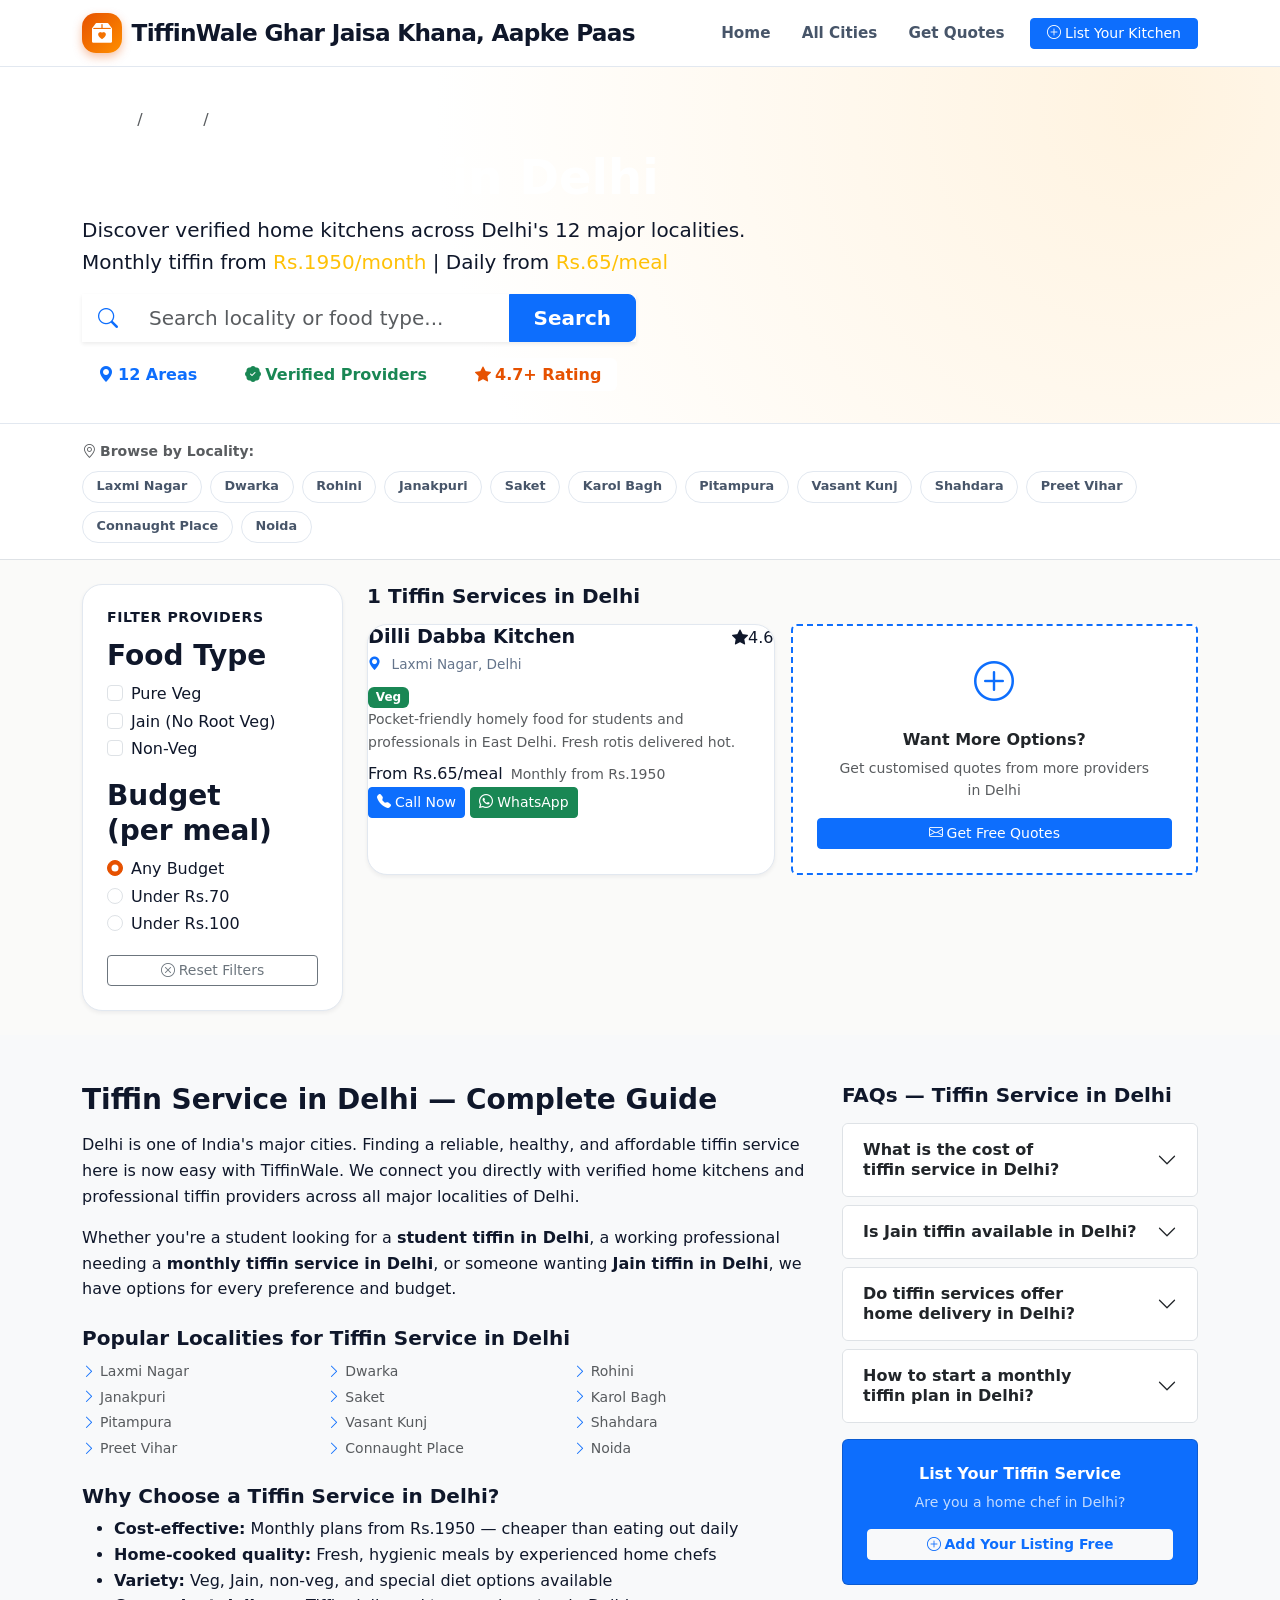
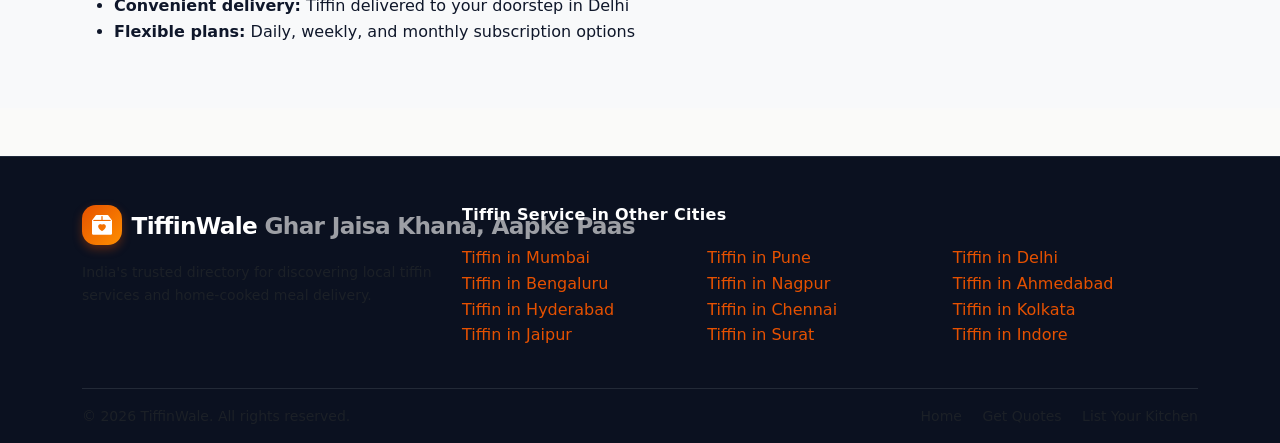
<file: tiffin-service-delhi.html>
<!DOCTYPE html>
<html lang="en">
<head>
  <meta charset="UTF-8">
  <meta name="viewport" content="width=device-width, initial-scale=1.0">
  <meta http-equiv="X-UA-Compatible" content="IE=edge">
  <title>Tiffin Service in Delhi | Monthly Dabba & Ghar Ka Khana</title>
  <meta name="description" content="Find best tiffin service in Delhi. Pure veg tiffin, Jain & homely ghar ka khana. Monthly tiffin service in Delhi from Rs.1950. Direct home kitchen contact!">
  <meta name="keywords" content="tiffin service in Delhi, Delhi tiffin service, homemade food Delhi, monthly tiffin Delhi, veg tiffin Delhi, dabba service Delhi, meal delivery Delhi, tiffin near me Delhi">
  <meta name="robots" content="index, follow">
  <meta name="theme-color" content="#e65100">
  <link rel="canonical" href="https://akhairkar.github.io/tiffinservice/tiffin-service-delhi.html">
  <meta name="author" content="TiffinWale">
  <meta name="geo.region" content="IN-DL">
  <meta name="geo.placename" content="Delhi">
  <link rel="icon" type="image/svg+xml" href="favicon.svg">
  <meta property="og:type" content="website">
  <meta property="og:url" content="https://akhairkar.github.io/tiffinservice/tiffin-service-delhi.html">
  <meta property="og:title" content="Tiffin Service in Delhi | Monthly Dabba & Ghar Ka Khana">
  <meta property="og:description" content="Find best tiffin service in Delhi. Pure veg tiffin, Jain & homely ghar ka khana. Monthly tiffin service in Delhi from Rs.1950. Direct home kitchen contact!">
  <meta property="og:site_name" content="TiffinWale">
  <meta property="og:locale" content="en_IN">
  <meta property="og:image" content="https://akhairkar.github.io/tiffinservice/city_preview.png">

  <!-- Twitter / X Meta Tags -->
  <meta name="twitter:card" content="summary_large_image">
  <meta name="twitter:url" content="https://akhairkar.github.io/tiffinservice/tiffin-service-delhi.html">
  <meta name="twitter:title" content="Tiffin Service in Delhi | Monthly Dabba & Ghar Ka Khana">
  <meta name="twitter:description" content="Find best tiffin service in Delhi. Pure veg tiffin, Jain & homely ghar ka khana. Monthly tiffin service in Delhi from Rs.1950. Direct home kitchen contact!">
  <meta name="twitter:image" content="https://akhairkar.github.io/tiffinservice/city_preview.png">
  <link rel="preconnect" href="https://cdn.jsdelivr.net" crossorigin>
  <link rel="dns-prefetch" href="https://cdn.jsdelivr.net">
  <link rel="preload" href="css/style.css" as="style">
  <style>h1,h2,h3{text-wrap:balance}p{text-wrap:pretty}</style>
  <link rel="stylesheet" href="https://cdn.jsdelivr.net/npm/bootstrap@5.3.3/dist/css/bootstrap.min.css" integrity="sha384-QWTKZyjpPEjISv5WaRU9OFeRpok6YctnYmDr5pNlyT2bRjXh0JMhjY6hW+ALEwIH" crossorigin="anonymous">
  <link rel="stylesheet" href="https://cdn.jsdelivr.net/npm/bootstrap-icons@1.11.3/font/bootstrap-icons.min.css">
  <link rel="stylesheet" href="css/style.css">
  <script type="application/ld+json">
{
  "@context": "https://schema.org",
  "@graph": [
    {
      "@type": "BreadcrumbList",
      "itemListElement": [
        {
          "@type": "ListItem",
          "position": 1,
          "name": "Home",
          "item": "https://akhairkar.github.io/tiffinservice/"
        },
        {
          "@type": "ListItem",
          "position": 2,
          "name": "Cities",
          "item": "https://akhairkar.github.io/tiffinservice/#citiesSection"
        },
        {
          "@type": "ListItem",
          "position": 3,
          "name": "Tiffin Service in Delhi",
          "item": "https://akhairkar.github.io/tiffinservice/tiffin-service-delhi.html"
        }
      ]
    },
    {
      "@type": "CollectionPage",
      "name": "Tiffin Services in Delhi",
      "description": "Directory of verified tiffin services in Delhi, Delhi providing homemade daily and monthly meals.",
      "url": "https://akhairkar.github.io/tiffinservice/tiffin-service-delhi.html"
    },
    {
      "@type": "LocalBusiness",
      "@id": "https://akhairkar.github.io/tiffinservice/tiffin-service-delhi.html#provider-1",
      "name": "Dilli Dabba Kitchen",
      "description": "Pocket-friendly homely food for students and professionals in East Delhi. Fresh rotis delivered hot.",
      "address": {
        "@type": "PostalAddress",
        "addressLocality": "Delhi",
        "addressRegion": "Delhi",
        "addressCountry": "IN"
      },
      "geo": {
        "@type": "GeoCoordinates",
        "latitude": 28.6139,
        "longitude": 77.209
      },
      "telephone": "+919876543214",
      "priceRange": "Rs.65+",
      "servesCuisine": [
        "North Indian",
        "Punjabi",
        "Pure Veg"
      ],
      "areaServed": "Delhi",
      "aggregateRating": {
        "@type": "AggregateRating",
        "ratingValue": 4.6,
        "reviewCount": "47",
        "bestRating": "5"
      },
      "openingHoursSpecification": [
        {
          "@type": "OpeningHoursSpecification",
          "dayOfWeek": [
            "Monday",
            "Tuesday",
            "Wednesday",
            "Thursday",
            "Friday",
            "Saturday"
          ],
          "opens": "08:00",
          "closes": "21:00"
        }
      ],
      "openingHours": "Mo-Sa 08:00-21:00"
    },
    {
      "@type": "FAQPage",
      "mainEntity": [
        {
          "@type": "Question",
          "name": "What is the cost of tiffin service in Delhi?",
          "acceptedAnswer": {
            "@type": "Answer",
            "text": "Tiffin services in Delhi start from Rs.65/meal. Monthly plans range from Rs.1950 to Rs.3,500 depending on meals and food type."
          }
        },
        {
          "@type": "Question",
          "name": "Is Jain tiffin available in Delhi?",
          "acceptedAnswer": {
            "@type": "Answer",
            "text": "Yes! Several providers in Delhi offer 100% Jain tiffin without onion, garlic, and root vegetables. Contact providers to confirm their Jain menu."
          }
        },
        {
          "@type": "Question",
          "name": "Do tiffin services offer home delivery in Delhi?",
          "acceptedAnswer": {
            "@type": "Answer",
            "text": "Most providers offer free home delivery within 3-5 km. Some also deliver to offices and PG accommodations in Delhi."
          }
        },
        {
          "@type": "Question",
          "name": "How to start a monthly tiffin plan in Delhi?",
          "acceptedAnswer": {
            "@type": "Answer",
            "text": "Click \"Call Now\" or \"WhatsApp\" on any provider card, mention your area in Delhi and food preferences, and they will share monthly plan details."
          }
        }
      ]
    }
  ]
}
  </script>
</head>
<body>

  <header class="site-header" id="siteHeader">
    <div class="container-xl">
      <nav class="navbar navbar-expand-lg py-2" aria-label="Main navigation">
        <a class="navbar-brand brand-logo" href="index.html" aria-label="TiffinWale Homepage">
          <div class="brand-icon-box" aria-hidden="true"><i class="bi bi-box2-heart-fill"></i></div>
          <div class="brand-text-block">
            <span class="brand-name">TiffinWale</span>
            <span class="brand-tagline">Ghar Jaisa Khana, Aapke Paas</span>
          </div>
        </a>
        <button class="navbar-toggler border-0 shadow-none" type="button" data-bs-toggle="collapse" data-bs-target="#navbarMain" aria-controls="navbarMain" aria-expanded="false" aria-label="Toggle navigation">
          <i class="bi bi-list fs-2 text-primary"></i>
        </button>
        <div class="collapse navbar-collapse" id="navbarMain">
          <ul class="navbar-nav ms-auto align-items-lg-center gap-lg-1">
            <li class="nav-item"><a class="nav-link" href="index.html">Home</a></li>
            <li class="nav-item"><a class="nav-link" href="index.html#citiesSection">All Cities</a></li>
            <li class="nav-item"><a class="nav-link" href="index.html#leadSection">Get Quotes</a></li>
            <li class="nav-item ms-lg-2">
              <a class="btn btn-primary btn-sm px-3" href="index.html#businessSection">
                <i class="bi bi-plus-circle me-1"></i>List Your Kitchen
              </a>
            </li>
          </ul>
        </div>
      </nav>
    </div>
  </header>

  <section class="city-hero-banner" aria-label="Delhi tiffin services">
    <div class="container-xl">
      <nav aria-label="breadcrumb" class="mb-2">
        <ol class="breadcrumb breadcrumb-dark small">
          <li class="breadcrumb-item"><a href="index.html" class="text-white-50">Home</a></li>
          <li class="breadcrumb-item"><a href="index.html#citiesSection" class="text-white-50">Cities</a></li>
          <li class="breadcrumb-item active text-white" aria-current="page">Delhi</li>
        </ol>
      </nav>
      <h1 class="display-5 fw-bold text-white mb-2">Tiffin Service in Delhi</h1>
      <p class="lead text-white-75 mb-3">
        Discover verified home kitchens across Delhi's 12 major localities.<br class="d-none d-md-block">
        Monthly tiffin from <strong class="text-warning">Rs.1950/month</strong> | Daily from <strong class="text-warning">Rs.65/meal</strong>
      </p>
      <div class="row g-2">
        <div class="col-12 col-md-8 col-lg-6">
          <div class="input-group input-group-lg shadow-sm">
            <span class="input-group-text bg-white border-0"><i class="bi bi-search text-primary"></i></span>
            <input type="text" class="form-control border-0" id="citySearchInput" placeholder="Search locality or food type...">
            <button class="btn btn-primary px-4 fw-semibold" onclick="applyFilters()">Search</button>
          </div>
        </div>
      </div>
      <div class="d-flex flex-wrap gap-3 mt-3">
        <span class="badge bg-white text-primary fs-6 fw-semibold px-3 py-2"><i class="bi bi-geo-alt-fill me-1"></i>12 Areas</span>
        <span class="badge bg-white text-success fs-6 fw-semibold px-3 py-2"><i class="bi bi-patch-check-fill me-1"></i>Verified Providers</span>
        <span class="badge bg-white fs-6 fw-semibold px-3 py-2" style="color:#e65100"><i class="bi bi-star-fill me-1"></i>4.7+ Rating</span>
      </div>
    </div>
  </section>

  <section class="bg-white border-bottom py-3">
    <div class="container-xl">
      <p class="small text-muted fw-semibold mb-2"><i class="bi bi-geo-alt me-1"></i>Browse by Locality:</p>
      <div class="d-flex flex-wrap gap-2">
          <a href="https://akhairkar.github.io/tiffinservice/tiffin-service-delhi.html" class="locality-chip">Laxmi Nagar</a>
          <a href="https://akhairkar.github.io/tiffinservice/tiffin-service-delhi.html" class="locality-chip">Dwarka</a>
          <a href="https://akhairkar.github.io/tiffinservice/tiffin-service-delhi.html" class="locality-chip">Rohini</a>
          <a href="https://akhairkar.github.io/tiffinservice/tiffin-service-delhi.html" class="locality-chip">Janakpuri</a>
          <a href="https://akhairkar.github.io/tiffinservice/tiffin-service-delhi.html" class="locality-chip">Saket</a>
          <a href="https://akhairkar.github.io/tiffinservice/tiffin-service-delhi.html" class="locality-chip">Karol Bagh</a>
          <a href="https://akhairkar.github.io/tiffinservice/tiffin-service-delhi.html" class="locality-chip">Pitampura</a>
          <a href="https://akhairkar.github.io/tiffinservice/tiffin-service-delhi.html" class="locality-chip">Vasant Kunj</a>
          <a href="https://akhairkar.github.io/tiffinservice/tiffin-service-delhi.html" class="locality-chip">Shahdara</a>
          <a href="https://akhairkar.github.io/tiffinservice/tiffin-service-delhi.html" class="locality-chip">Preet Vihar</a>
          <a href="https://akhairkar.github.io/tiffinservice/tiffin-service-delhi.html" class="locality-chip">Connaught Place</a>
          <a href="https://akhairkar.github.io/tiffinservice/tiffin-service-delhi.html" class="locality-chip">Noida</a>
      </div>
    </div>
  </section>

  <section class="py-4">
    <div class="container-xl">
      <div class="row g-4">

        <div class="col-lg-3 d-none d-lg-block">
          <div class="filter-sidebar-card">
            <h2 class="filter-group-title">Filter Providers</h2>
            <div class="filter-group">
              <h3 class="filter-group-subtitle">Food Type</h3>
              <div class="form-check"><input class="form-check-input" type="checkbox" id="fVeg" value="Veg" onchange="applyFilters()"><label class="form-check-label" for="fVeg">Pure Veg</label></div>
              <div class="form-check"><input class="form-check-input" type="checkbox" id="fJain" value="Jain" onchange="applyFilters()"><label class="form-check-label" for="fJain">Jain (No Root Veg)</label></div>
              <div class="form-check"><input class="form-check-input" type="checkbox" id="fNonVeg" value="Non-Veg" onchange="applyFilters()"><label class="form-check-label" for="fNonVeg">Non-Veg</label></div>
            </div>
            <div class="filter-group mt-3">
              <h3 class="filter-group-subtitle">Budget (per meal)</h3>
              <div class="form-check"><input class="form-check-input" type="radio" name="priceFilter" id="pAny" value="" checked onchange="applyFilters()"><label class="form-check-label" for="pAny">Any Budget</label></div>
              <div class="form-check"><input class="form-check-input" type="radio" name="priceFilter" id="p70" value="70" onchange="applyFilters()"><label class="form-check-label" for="p70">Under Rs.70</label></div>
              <div class="form-check"><input class="form-check-input" type="radio" name="priceFilter" id="p100" value="100" onchange="applyFilters()"><label class="form-check-label" for="p100">Under Rs.100</label></div>
            </div>
            <button class="btn btn-outline-secondary btn-sm w-100 mt-3" onclick="resetFilters()"><i class="bi bi-x-circle me-1"></i>Reset Filters</button>
          </div>
        </div>

        <div class="col-lg-9">
          <div class="d-flex justify-content-between align-items-center mb-3">
            <h2 class="h5 fw-bold mb-0"><span id="resultsCount">1</span> Tiffin Services in Delhi</h2>
            <button class="btn btn-outline-primary btn-sm d-lg-none" data-bs-toggle="offcanvas" data-bs-target="#mobileFilters"><i class="bi bi-funnel me-1"></i>Filters</button>
          </div>
          <div id="providerCardsGrid" class="row g-3">
            <div class="col-12 col-md-6" data-food-types="Veg" data-price="65" data-locality="laxmi nagar">
              <article class="provider-card h-100" id="provider-1" itemscope itemtype="https://schema.org/LocalBusiness">
                <div class="provider-card-header">
                  <div class="d-flex align-items-start justify-content-between gap-2">
                    <div>
                      <h3 class="provider-name" itemprop="name">Dilli Dabba Kitchen</h3>
                      <p class="provider-location mb-1"><i class="bi bi-geo-alt-fill text-primary me-1"></i>Laxmi Nagar, Delhi</p>
                    </div>
                    <div class="rating-badge" itemprop="aggregateRating" itemscope itemtype="https://schema.org/AggregateRating">
                      <i class="bi bi-star-fill"></i><span itemprop="ratingValue">4.6</span>
                      <meta itemprop="reviewCount" content="47">
                    </div>
                  </div>
                  <div class="d-flex flex-wrap gap-1 mt-2"><span class="badge bg-success me-1">Veg</span><span class="badge verified-badge"><i class="bi bi-patch-check-fill me-1"></i>Verified</span></div>
                </div>
                <div class="provider-card-body">
                  <p class="small text-muted mb-2" itemprop="description">Pocket-friendly homely food for students and professionals in East Delhi. Fresh rotis delivered hot.</p>
                  <div class="price-row"><span class="price-per-meal" itemprop="priceRange">From Rs.65/meal</span><span class="text-muted small ms-2">Monthly from Rs.1950</span></div>
                </div>
                <div class="provider-card-footer">
                  <a href="tel:+919876543214" class="btn btn-primary btn-sm flex-grow-1"><i class="bi bi-telephone-fill me-1"></i>Call Now</a>
                  <a href="https://wa.me/919876543214?text=Hi%2C+I+found+you+on+TiffinWale.+Interested+in+tiffin+in+Delhi." class="btn btn-success btn-sm flex-grow-1" target="_blank" rel="noopener noreferrer"><i class="bi bi-whatsapp me-1"></i>WhatsApp</a>
                </div>
              </article>
            </div>

            <div class="col-12 col-md-6">
              <div class="card border-primary h-100 text-center p-4 d-flex flex-column justify-content-center" style="border-style:dashed!important;border-width:2px!important">
                <i class="bi bi-plus-circle text-primary fs-1 mb-3"></i>
                <h3 class="h6 fw-bold">Want More Options?</h3>
                <p class="small text-muted">Get customised quotes from more providers in Delhi</p>
                <a href="index.html#leadSection" class="btn btn-primary btn-sm"><i class="bi bi-envelope me-1"></i>Get Free Quotes</a>
              </div>
            </div>
          </div>
        </div>
      </div>
    </div>
  </section>

  <section class="bg-light py-5">
    <div class="container-xl">
      <div class="row g-4">
        <div class="col-lg-8">
          <h2 class="h3 fw-bold mb-3">Tiffin Service in Delhi — Complete Guide</h2>
          <p>Delhi is one of India's major cities. Finding a reliable, healthy, and affordable tiffin service here is now easy with TiffinWale. We connect you directly with verified home kitchens and professional tiffin providers across all major localities of Delhi.</p>
          <p>Whether you're a student looking for a <strong>student tiffin in Delhi</strong>, a working professional needing a <strong>monthly tiffin service in Delhi</strong>, or someone wanting <strong>Jain tiffin in Delhi</strong>, we have options for every preference and budget.</p>
          <h3 class="h5 fw-bold mt-4">Popular Localities for Tiffin Service in Delhi</h3>
          <ul class="row row-cols-2 row-cols-md-3 list-unstyled g-0 ps-0">
            <li class="col"><a href="https://akhairkar.github.io/tiffinservice/tiffin-service-delhi.html" class="text-decoration-none text-muted small"><i class="bi bi-chevron-right text-primary me-1"></i>Laxmi Nagar</a></li>
            <li class="col"><a href="https://akhairkar.github.io/tiffinservice/tiffin-service-delhi.html" class="text-decoration-none text-muted small"><i class="bi bi-chevron-right text-primary me-1"></i>Dwarka</a></li>
            <li class="col"><a href="https://akhairkar.github.io/tiffinservice/tiffin-service-delhi.html" class="text-decoration-none text-muted small"><i class="bi bi-chevron-right text-primary me-1"></i>Rohini</a></li>
            <li class="col"><a href="https://akhairkar.github.io/tiffinservice/tiffin-service-delhi.html" class="text-decoration-none text-muted small"><i class="bi bi-chevron-right text-primary me-1"></i>Janakpuri</a></li>
            <li class="col"><a href="https://akhairkar.github.io/tiffinservice/tiffin-service-delhi.html" class="text-decoration-none text-muted small"><i class="bi bi-chevron-right text-primary me-1"></i>Saket</a></li>
            <li class="col"><a href="https://akhairkar.github.io/tiffinservice/tiffin-service-delhi.html" class="text-decoration-none text-muted small"><i class="bi bi-chevron-right text-primary me-1"></i>Karol Bagh</a></li>
            <li class="col"><a href="https://akhairkar.github.io/tiffinservice/tiffin-service-delhi.html" class="text-decoration-none text-muted small"><i class="bi bi-chevron-right text-primary me-1"></i>Pitampura</a></li>
            <li class="col"><a href="https://akhairkar.github.io/tiffinservice/tiffin-service-delhi.html" class="text-decoration-none text-muted small"><i class="bi bi-chevron-right text-primary me-1"></i>Vasant Kunj</a></li>
            <li class="col"><a href="https://akhairkar.github.io/tiffinservice/tiffin-service-delhi.html" class="text-decoration-none text-muted small"><i class="bi bi-chevron-right text-primary me-1"></i>Shahdara</a></li>
            <li class="col"><a href="https://akhairkar.github.io/tiffinservice/tiffin-service-delhi.html" class="text-decoration-none text-muted small"><i class="bi bi-chevron-right text-primary me-1"></i>Preet Vihar</a></li>
            <li class="col"><a href="https://akhairkar.github.io/tiffinservice/tiffin-service-delhi.html" class="text-decoration-none text-muted small"><i class="bi bi-chevron-right text-primary me-1"></i>Connaught Place</a></li>
            <li class="col"><a href="https://akhairkar.github.io/tiffinservice/tiffin-service-delhi.html" class="text-decoration-none text-muted small"><i class="bi bi-chevron-right text-primary me-1"></i>Noida</a></li>
          </ul>
          <h3 class="h5 fw-bold mt-4">Why Choose a Tiffin Service in Delhi?</h3>
          <ul>
            <li><strong>Cost-effective:</strong> Monthly plans from Rs.1950 — cheaper than eating out daily</li>
            <li><strong>Home-cooked quality:</strong> Fresh, hygienic meals by experienced home chefs</li>
            <li><strong>Variety:</strong> Veg, Jain, non-veg, and special diet options available</li>
            <li><strong>Convenient delivery:</strong> Tiffin delivered to your doorstep in Delhi</li>
            <li><strong>Flexible plans:</strong> Daily, weekly, and monthly subscription options</li>
          </ul>
        </div>
        <div class="col-lg-4">
          <h2 class="h5 fw-bold mb-3">FAQs — Tiffin Service in Delhi</h2>
          <div class="accordion accordion-flush" id="cityFaq">
            <div class="accordion-item border rounded mb-2">
              <h3 class="accordion-header">
                <button class="accordion-button collapsed rounded fw-semibold" type="button" data-bs-toggle="collapse" data-bs-target="#faq1">What is the cost of tiffin service in Delhi?</button>
              </h3>
              <div id="faq1" class="accordion-collapse collapse" data-bs-parent="#cityFaq">
                <div class="accordion-body small text-muted">Tiffin services in Delhi start from Rs.65/meal. Monthly plans range from Rs.1950 to Rs.3,500 depending on meals and food type.</div>
              </div>
            </div>
            <div class="accordion-item border rounded mb-2">
              <h3 class="accordion-header">
                <button class="accordion-button collapsed rounded fw-semibold" type="button" data-bs-toggle="collapse" data-bs-target="#faq2">Is Jain tiffin available in Delhi?</button>
              </h3>
              <div id="faq2" class="accordion-collapse collapse" data-bs-parent="#cityFaq">
                <div class="accordion-body small text-muted">Yes! Several providers in Delhi offer 100% Jain tiffin without onion, garlic, and root vegetables. Contact providers to confirm their Jain menu.</div>
              </div>
            </div>
            <div class="accordion-item border rounded mb-2">
              <h3 class="accordion-header">
                <button class="accordion-button collapsed rounded fw-semibold" type="button" data-bs-toggle="collapse" data-bs-target="#faq3">Do tiffin services offer home delivery in Delhi?</button>
              </h3>
              <div id="faq3" class="accordion-collapse collapse" data-bs-parent="#cityFaq">
                <div class="accordion-body small text-muted">Most providers offer free home delivery within 3-5 km. Some also deliver to offices and PG accommodations in Delhi.</div>
              </div>
            </div>
            <div class="accordion-item border rounded mb-2">
              <h3 class="accordion-header">
                <button class="accordion-button collapsed rounded fw-semibold" type="button" data-bs-toggle="collapse" data-bs-target="#faq4">How to start a monthly tiffin plan in Delhi?</button>
              </h3>
              <div id="faq4" class="accordion-collapse collapse" data-bs-parent="#cityFaq">
                <div class="accordion-body small text-muted">Click "Call Now" or "WhatsApp" on any provider card, mention your area in Delhi and food preferences, and they will share monthly plan details.</div>
              </div>
            </div>
          </div>
          <div class="card bg-primary text-white text-center p-4 mt-3">
            <h3 class="h6 fw-bold mb-2">List Your Tiffin Service</h3>
            <p class="small mb-3 opacity-75">Are you a home chef in Delhi?</p>
            <a href="index.html#businessSection" class="btn btn-light btn-sm text-primary fw-semibold"><i class="bi bi-plus-circle me-1"></i>Add Your Listing Free</a>
          </div>
        </div>
      </div>
    </div>
  </section>

  <div class="offcanvas offcanvas-start" tabindex="-1" id="mobileFilters" aria-labelledby="mobileFiltersLabel">
    <div class="offcanvas-header border-bottom">
      <h2 class="offcanvas-title h6 fw-bold" id="mobileFiltersLabel"><i class="bi bi-funnel me-2"></i>Filter Providers</h2>
      <button type="button" class="btn-close" data-bs-dismiss="offcanvas" aria-label="Close"></button>
    </div>
    <div class="offcanvas-body">
      <div class="form-check"><input class="form-check-input" type="checkbox" id="mfVeg" value="Veg" onchange="applyFilters()"><label class="form-check-label" for="mfVeg">Pure Veg</label></div>
      <div class="form-check"><input class="form-check-input" type="checkbox" id="mfJain" value="Jain" onchange="applyFilters()"><label class="form-check-label" for="mfJain">Jain</label></div>
      <div class="form-check"><input class="form-check-input" type="checkbox" id="mfNonVeg" value="Non-Veg" onchange="applyFilters()"><label class="form-check-label" for="mfNonVeg">Non-Veg</label></div>
      <button class="btn btn-primary w-100 mt-4" data-bs-dismiss="offcanvas" onclick="applyFilters()">Apply Filters</button>
      <button class="btn btn-outline-secondary w-100 mt-2" onclick="resetFilters()">Reset</button>
    </div>
  </div>

  <footer class="site-footer pt-5 pb-3 mt-5">
    <div class="container-xl">
      <div class="row g-4">
        <div class="col-lg-4">
          <a class="navbar-brand brand-logo mb-3 d-inline-flex" href="index.html">
            <div class="brand-icon-box" aria-hidden="true"><i class="bi bi-box2-heart-fill"></i></div>
            <div class="brand-text-block">
              <span class="brand-name text-white">TiffinWale</span>
              <span class="brand-tagline" style="color:rgba(255,255,255,0.6)">Ghar Jaisa Khana, Aapke Paas</span>
            </div>
          </a>
          <p class="text-muted small">India's trusted directory for discovering local tiffin services and home-cooked meal delivery.</p>
        </div>
        <div class="col-lg-8">
          <h3 class="footer-heading">Tiffin Service in Other Cities</h3>
          <ul class="footer-links list-unstyled row row-cols-2 row-cols-md-3 g-0">
            <li><a href="tiffin-service-mumbai.html">Tiffin in Mumbai</a></li>
            <li><a href="tiffin-service-pune.html">Tiffin in Pune</a></li>
            <li><a href="tiffin-service-delhi.html">Tiffin in Delhi</a></li>
            <li><a href="tiffin-service-bengaluru.html">Tiffin in Bengaluru</a></li>
            <li><a href="tiffin-service-nagpur.html">Tiffin in Nagpur</a></li>
            <li><a href="tiffin-service-ahmedabad.html">Tiffin in Ahmedabad</a></li>
            <li><a href="tiffin-service-hyderabad.html">Tiffin in Hyderabad</a></li>
            <li><a href="tiffin-service-chennai.html">Tiffin in Chennai</a></li>
            <li><a href="tiffin-service-kolkata.html">Tiffin in Kolkata</a></li>
            <li><a href="tiffin-service-jaipur.html">Tiffin in Jaipur</a></li>
            <li><a href="tiffin-service-surat.html">Tiffin in Surat</a></li>
            <li><a href="tiffin-service-indore.html">Tiffin in Indore</a></li>
          </ul>
        </div>
      </div>
      <hr class="border-secondary mt-4">
      <div class="d-flex flex-column flex-md-row justify-content-between align-items-center gap-2 text-muted small">
        <p class="mb-0">&copy; 2026 TiffinWale. All rights reserved.</p>
        <p class="mb-0">
          <a href="index.html" class="text-muted text-decoration-none me-3">Home</a>
          <a href="index.html#leadSection" class="text-muted text-decoration-none me-3">Get Quotes</a>
          <a href="index.html#businessSection" class="text-muted text-decoration-none">List Your Kitchen</a>
        </p>
      </div>
    </div>
  </footer>

  <script src="https://cdn.jsdelivr.net/npm/bootstrap@5.3.3/dist/js/bootstrap.bundle.min.js" integrity="sha384-YvpcrYf0tY3lHB60NNkmXc4s9bIOgUxi8T/jzmBQzP3vLFsFixfS4l5vQ/7Kqx" crossorigin="anonymous"></script>
  <script>
    const header = document.getElementById("siteHeader");
    window.addEventListener("scroll", function() { header.classList.toggle("scrolled", window.scrollY > 50); }, { passive: true });

    function applyFilters() {
      var cards = document.querySelectorAll("[data-food-types]");
      var checkedFoods = Array.from(document.querySelectorAll("input[type=checkbox]:checked")).map(function(cb) { return cb.value; });
      var priceFilter = (document.querySelector("input[name=priceFilter]:checked") || {}).value || "";
      var searchTerm = (document.getElementById("citySearchInput") || {}).value || "";
      searchTerm = searchTerm.toLowerCase();
      var visible = 0;
      cards.forEach(function(card) {
        var foodTypes = card.dataset.foodTypes.split(",");
        var price = parseInt(card.dataset.price);
        var locality = card.dataset.locality;
        var foodMatch = checkedFoods.length === 0 || checkedFoods.some(function(f) { return foodTypes.indexOf(f) > -1; });
        var priceMatch = !priceFilter || price <= parseInt(priceFilter);
        var searchMatch = !searchTerm || locality.indexOf(searchTerm) > -1;
        var show = foodMatch && priceMatch && searchMatch;
        card.style.display = show ? "" : "none";
        if (show) visible++;
      });
      var countEl = document.getElementById("resultsCount");
      if (countEl) countEl.textContent = visible;
    }

    function resetFilters() {
      document.querySelectorAll("input[type=checkbox]").forEach(function(cb) { cb.checked = false; });
      var anyRadio = document.getElementById("pAny");
      if (anyRadio) anyRadio.checked = true;
      var s = document.getElementById("citySearchInput");
      if (s) s.value = "";
      applyFilters();
    }
  </script>
</body>
</html>
</file>
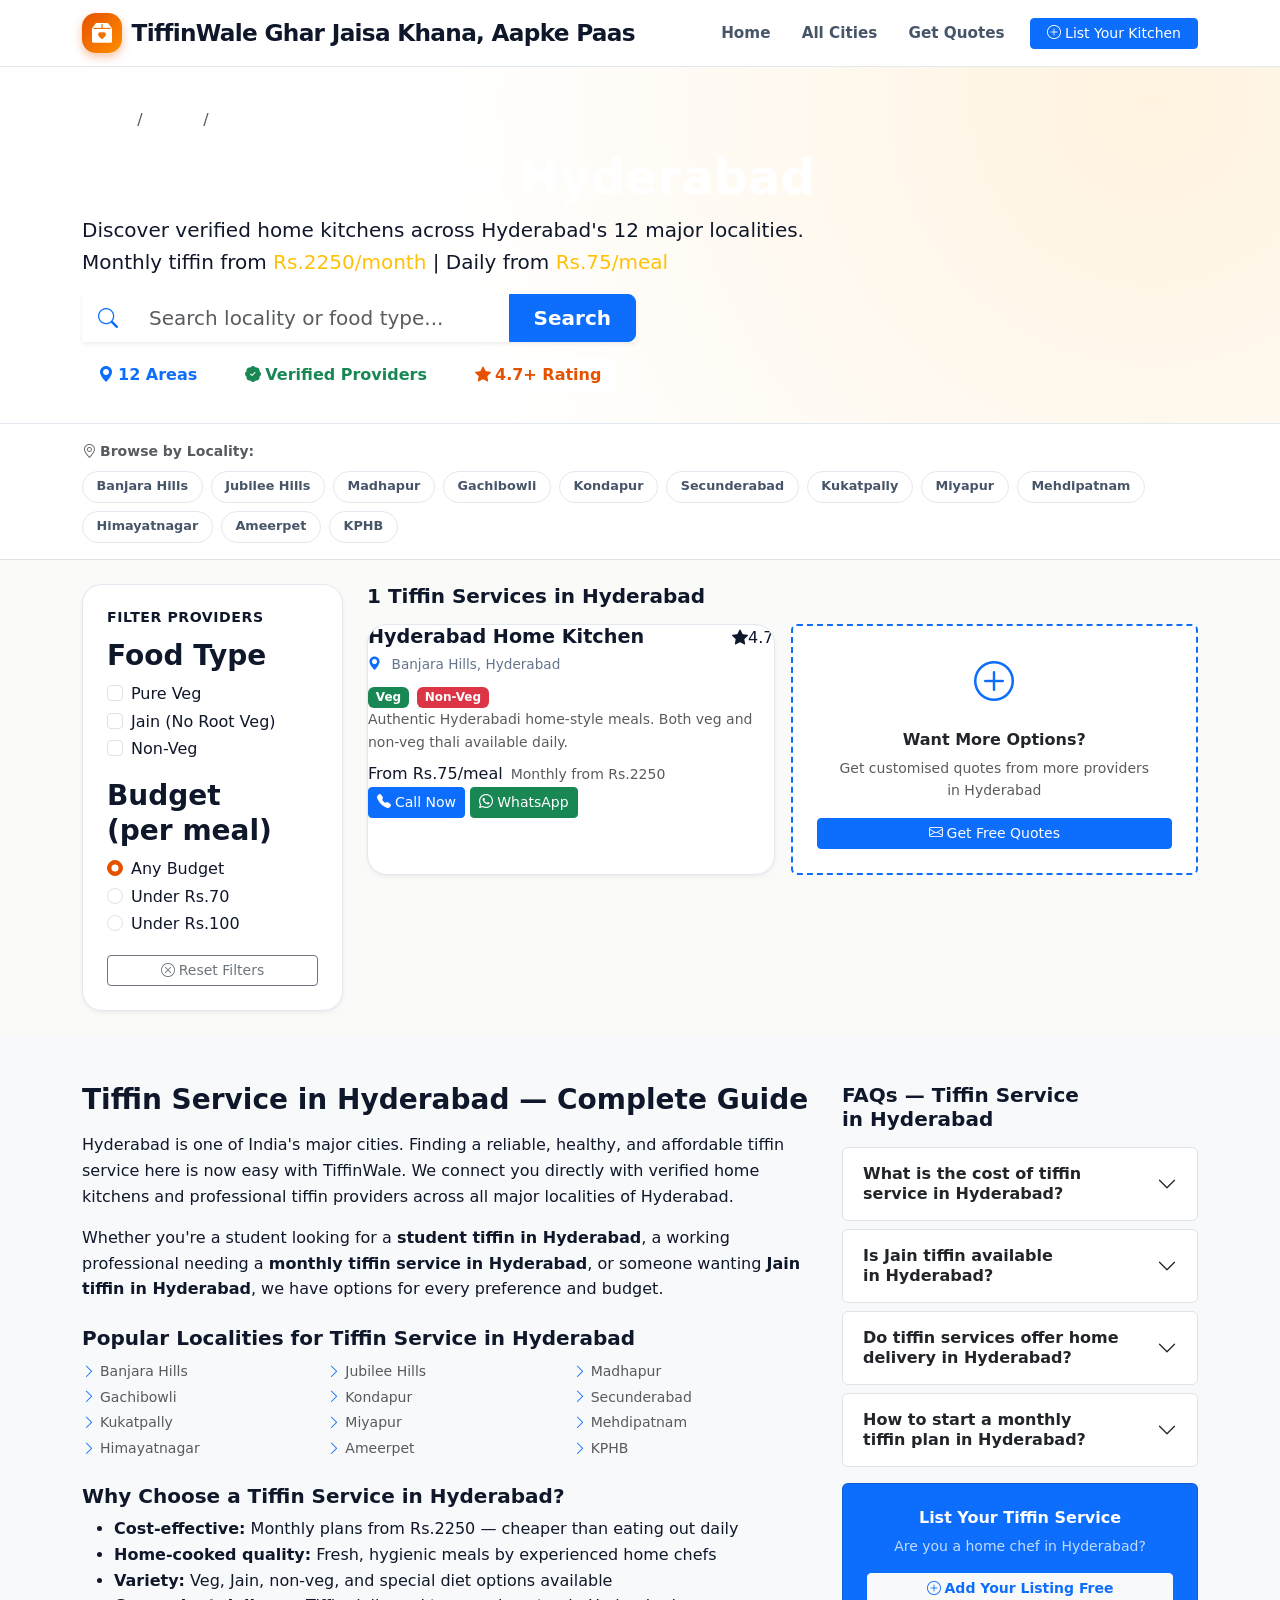
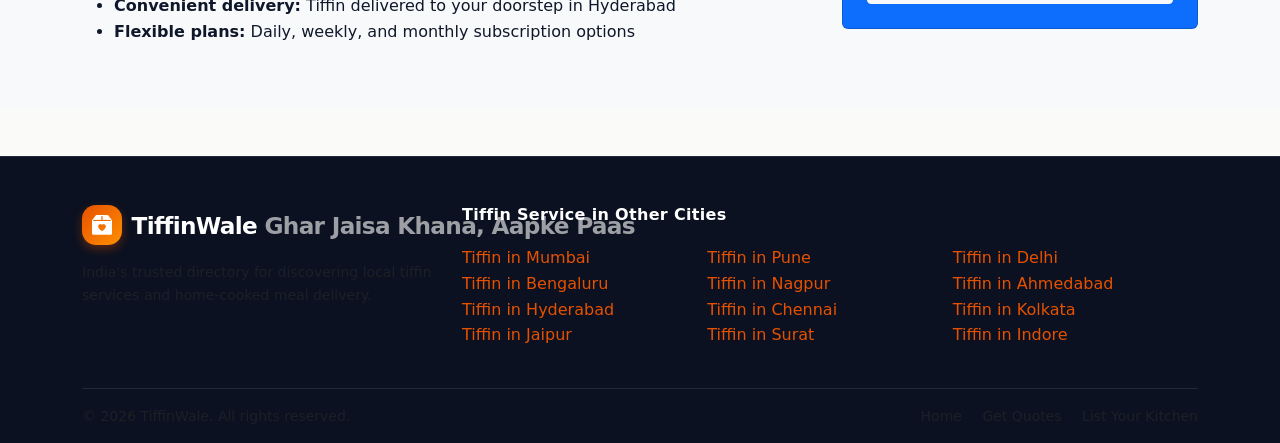
<file: tiffin-service-hyderabad.html>
<!DOCTYPE html>
<html lang="en">
<head>
  <meta charset="UTF-8">
  <meta name="viewport" content="width=device-width, initial-scale=1.0">
  <meta http-equiv="X-UA-Compatible" content="IE=edge">
  <title>Tiffin Service in Hyderabad | Monthly Dabba & Ghar Ka Khana</title>
  <meta name="description" content="Find best tiffin service in Hyderabad. Pure veg tiffin, Jain & ghar ka khana. Monthly tiffin service in Hyderabad from Rs.2250. Direct home kitchen contact!">
  <meta name="keywords" content="tiffin service in Hyderabad, Hyderabad tiffin service, homemade food Hyderabad, monthly tiffin Hyderabad, veg tiffin Hyderabad, dabba service Hyderabad, meal delivery Hyderabad, tiffin near me Hyderabad">
  <meta name="robots" content="index, follow">
  <meta name="theme-color" content="#e65100">
  <link rel="canonical" href="https://akhairkar.github.io/tiffinservice/tiffin-service-hyderabad.html">
  <meta name="author" content="TiffinWale">
  <meta name="geo.region" content="IN-TG">
  <meta name="geo.placename" content="Hyderabad">
  <link rel="icon" type="image/svg+xml" href="favicon.svg">
  <meta property="og:type" content="website">
  <meta property="og:url" content="https://akhairkar.github.io/tiffinservice/tiffin-service-hyderabad.html">
  <meta property="og:title" content="Tiffin Service in Hyderabad | Monthly Dabba & Ghar Ka Khana">
  <meta property="og:description" content="Find best tiffin service in Hyderabad. Pure veg tiffin, Jain & ghar ka khana. Monthly tiffin service in Hyderabad from Rs.2250. Direct home kitchen contact!">
  <meta property="og:site_name" content="TiffinWale">
  <meta property="og:locale" content="en_IN">
  <meta property="og:image" content="https://akhairkar.github.io/tiffinservice/city_preview.png">

  <!-- Twitter / X Meta Tags -->
  <meta name="twitter:card" content="summary_large_image">
  <meta name="twitter:url" content="https://akhairkar.github.io/tiffinservice/tiffin-service-hyderabad.html">
  <meta name="twitter:title" content="Tiffin Service in Hyderabad | Monthly Dabba & Ghar Ka Khana">
  <meta name="twitter:description" content="Find best tiffin service in Hyderabad. Pure veg tiffin, Jain & ghar ka khana. Monthly tiffin service in Hyderabad from Rs.2250. Direct home kitchen contact!">
  <meta name="twitter:image" content="https://akhairkar.github.io/tiffinservice/city_preview.png">
  <link rel="preconnect" href="https://cdn.jsdelivr.net" crossorigin>
  <link rel="dns-prefetch" href="https://cdn.jsdelivr.net">
  <link rel="preload" href="css/style.css" as="style">
  <style>h1,h2,h3{text-wrap:balance}p{text-wrap:pretty}</style>
  <link rel="stylesheet" href="https://cdn.jsdelivr.net/npm/bootstrap@5.3.3/dist/css/bootstrap.min.css" integrity="sha384-QWTKZyjpPEjISv5WaRU9OFeRpok6YctnYmDr5pNlyT2bRjXh0JMhjY6hW+ALEwIH" crossorigin="anonymous">
  <link rel="stylesheet" href="https://cdn.jsdelivr.net/npm/bootstrap-icons@1.11.3/font/bootstrap-icons.min.css">
  <link rel="stylesheet" href="css/style.css">
  <script type="application/ld+json">
{
  "@context": "https://schema.org",
  "@graph": [
    {
      "@type": "BreadcrumbList",
      "itemListElement": [
        {
          "@type": "ListItem",
          "position": 1,
          "name": "Home",
          "item": "https://akhairkar.github.io/tiffinservice/"
        },
        {
          "@type": "ListItem",
          "position": 2,
          "name": "Cities",
          "item": "https://akhairkar.github.io/tiffinservice/#citiesSection"
        },
        {
          "@type": "ListItem",
          "position": 3,
          "name": "Tiffin Service in Hyderabad",
          "item": "https://akhairkar.github.io/tiffinservice/tiffin-service-hyderabad.html"
        }
      ]
    },
    {
      "@type": "CollectionPage",
      "name": "Tiffin Services in Hyderabad",
      "description": "Directory of verified tiffin services in Hyderabad, Telangana providing homemade daily and monthly meals.",
      "url": "https://akhairkar.github.io/tiffinservice/tiffin-service-hyderabad.html"
    },
    {
      "@type": "LocalBusiness",
      "@id": "https://akhairkar.github.io/tiffinservice/tiffin-service-hyderabad.html#provider-1",
      "name": "Hyderabad Home Kitchen",
      "description": "Authentic Hyderabadi home-style meals. Both veg and non-veg thali available daily.",
      "address": {
        "@type": "PostalAddress",
        "addressLocality": "Hyderabad",
        "addressRegion": "Telangana",
        "addressCountry": "IN"
      },
      "geo": {
        "@type": "GeoCoordinates",
        "latitude": 17.385,
        "longitude": 78.4867
      },
      "telephone": "+919876543220",
      "priceRange": "Rs.75+",
      "servesCuisine": [
        "North Indian",
        "South Indian",
        "Hyderabadi",
        "Pure Veg"
      ],
      "areaServed": "Hyderabad",
      "aggregateRating": {
        "@type": "AggregateRating",
        "ratingValue": 4.7,
        "reviewCount": "47",
        "bestRating": "5"
      },
      "openingHoursSpecification": [
        {
          "@type": "OpeningHoursSpecification",
          "dayOfWeek": [
            "Monday",
            "Tuesday",
            "Wednesday",
            "Thursday",
            "Friday",
            "Saturday"
          ],
          "opens": "08:00",
          "closes": "21:00"
        }
      ],
      "openingHours": "Mo-Sa 08:00-21:00"
    },
    {
      "@type": "FAQPage",
      "mainEntity": [
        {
          "@type": "Question",
          "name": "What is the cost of tiffin service in Hyderabad?",
          "acceptedAnswer": {
            "@type": "Answer",
            "text": "Tiffin services in Hyderabad start from Rs.75/meal. Monthly plans range from Rs.2250 to Rs.3,500 depending on meals and food type."
          }
        },
        {
          "@type": "Question",
          "name": "Is Jain tiffin available in Hyderabad?",
          "acceptedAnswer": {
            "@type": "Answer",
            "text": "Yes! Several providers in Hyderabad offer 100% Jain tiffin without onion, garlic, and root vegetables. Contact providers to confirm their Jain menu."
          }
        },
        {
          "@type": "Question",
          "name": "Do tiffin services offer home delivery in Hyderabad?",
          "acceptedAnswer": {
            "@type": "Answer",
            "text": "Most providers offer free home delivery within 3-5 km. Some also deliver to offices and PG accommodations in Hyderabad."
          }
        },
        {
          "@type": "Question",
          "name": "How to start a monthly tiffin plan in Hyderabad?",
          "acceptedAnswer": {
            "@type": "Answer",
            "text": "Click \"Call Now\" or \"WhatsApp\" on any provider card, mention your area in Hyderabad and food preferences, and they will share monthly plan details."
          }
        }
      ]
    }
  ]
}
  </script>
</head>
<body>

  <header class="site-header" id="siteHeader">
    <div class="container-xl">
      <nav class="navbar navbar-expand-lg py-2" aria-label="Main navigation">
        <a class="navbar-brand brand-logo" href="index.html" aria-label="TiffinWale Homepage">
          <div class="brand-icon-box" aria-hidden="true"><i class="bi bi-box2-heart-fill"></i></div>
          <div class="brand-text-block">
            <span class="brand-name">TiffinWale</span>
            <span class="brand-tagline">Ghar Jaisa Khana, Aapke Paas</span>
          </div>
        </a>
        <button class="navbar-toggler border-0 shadow-none" type="button" data-bs-toggle="collapse" data-bs-target="#navbarMain" aria-controls="navbarMain" aria-expanded="false" aria-label="Toggle navigation">
          <i class="bi bi-list fs-2 text-primary"></i>
        </button>
        <div class="collapse navbar-collapse" id="navbarMain">
          <ul class="navbar-nav ms-auto align-items-lg-center gap-lg-1">
            <li class="nav-item"><a class="nav-link" href="index.html">Home</a></li>
            <li class="nav-item"><a class="nav-link" href="index.html#citiesSection">All Cities</a></li>
            <li class="nav-item"><a class="nav-link" href="index.html#leadSection">Get Quotes</a></li>
            <li class="nav-item ms-lg-2">
              <a class="btn btn-primary btn-sm px-3" href="index.html#businessSection">
                <i class="bi bi-plus-circle me-1"></i>List Your Kitchen
              </a>
            </li>
          </ul>
        </div>
      </nav>
    </div>
  </header>

  <section class="city-hero-banner" aria-label="Hyderabad tiffin services">
    <div class="container-xl">
      <nav aria-label="breadcrumb" class="mb-2">
        <ol class="breadcrumb breadcrumb-dark small">
          <li class="breadcrumb-item"><a href="index.html" class="text-white-50">Home</a></li>
          <li class="breadcrumb-item"><a href="index.html#citiesSection" class="text-white-50">Cities</a></li>
          <li class="breadcrumb-item active text-white" aria-current="page">Hyderabad</li>
        </ol>
      </nav>
      <h1 class="display-5 fw-bold text-white mb-2">Tiffin Service in Hyderabad</h1>
      <p class="lead text-white-75 mb-3">
        Discover verified home kitchens across Hyderabad's 12 major localities.<br class="d-none d-md-block">
        Monthly tiffin from <strong class="text-warning">Rs.2250/month</strong> | Daily from <strong class="text-warning">Rs.75/meal</strong>
      </p>
      <div class="row g-2">
        <div class="col-12 col-md-8 col-lg-6">
          <div class="input-group input-group-lg shadow-sm">
            <span class="input-group-text bg-white border-0"><i class="bi bi-search text-primary"></i></span>
            <input type="text" class="form-control border-0" id="citySearchInput" placeholder="Search locality or food type...">
            <button class="btn btn-primary px-4 fw-semibold" onclick="applyFilters()">Search</button>
          </div>
        </div>
      </div>
      <div class="d-flex flex-wrap gap-3 mt-3">
        <span class="badge bg-white text-primary fs-6 fw-semibold px-3 py-2"><i class="bi bi-geo-alt-fill me-1"></i>12 Areas</span>
        <span class="badge bg-white text-success fs-6 fw-semibold px-3 py-2"><i class="bi bi-patch-check-fill me-1"></i>Verified Providers</span>
        <span class="badge bg-white fs-6 fw-semibold px-3 py-2" style="color:#e65100"><i class="bi bi-star-fill me-1"></i>4.7+ Rating</span>
      </div>
    </div>
  </section>

  <section class="bg-white border-bottom py-3">
    <div class="container-xl">
      <p class="small text-muted fw-semibold mb-2"><i class="bi bi-geo-alt me-1"></i>Browse by Locality:</p>
      <div class="d-flex flex-wrap gap-2">
          <a href="https://akhairkar.github.io/tiffinservice/tiffin-service-hyderabad.html" class="locality-chip">Banjara Hills</a>
          <a href="https://akhairkar.github.io/tiffinservice/tiffin-service-hyderabad.html" class="locality-chip">Jubilee Hills</a>
          <a href="https://akhairkar.github.io/tiffinservice/tiffin-service-hyderabad.html" class="locality-chip">Madhapur</a>
          <a href="https://akhairkar.github.io/tiffinservice/tiffin-service-hyderabad.html" class="locality-chip">Gachibowli</a>
          <a href="https://akhairkar.github.io/tiffinservice/tiffin-service-hyderabad.html" class="locality-chip">Kondapur</a>
          <a href="https://akhairkar.github.io/tiffinservice/tiffin-service-hyderabad.html" class="locality-chip">Secunderabad</a>
          <a href="https://akhairkar.github.io/tiffinservice/tiffin-service-hyderabad.html" class="locality-chip">Kukatpally</a>
          <a href="https://akhairkar.github.io/tiffinservice/tiffin-service-hyderabad.html" class="locality-chip">Miyapur</a>
          <a href="https://akhairkar.github.io/tiffinservice/tiffin-service-hyderabad.html" class="locality-chip">Mehdipatnam</a>
          <a href="https://akhairkar.github.io/tiffinservice/tiffin-service-hyderabad.html" class="locality-chip">Himayatnagar</a>
          <a href="https://akhairkar.github.io/tiffinservice/tiffin-service-hyderabad.html" class="locality-chip">Ameerpet</a>
          <a href="https://akhairkar.github.io/tiffinservice/tiffin-service-hyderabad.html" class="locality-chip">KPHB</a>
      </div>
    </div>
  </section>

  <section class="py-4">
    <div class="container-xl">
      <div class="row g-4">

        <div class="col-lg-3 d-none d-lg-block">
          <div class="filter-sidebar-card">
            <h2 class="filter-group-title">Filter Providers</h2>
            <div class="filter-group">
              <h3 class="filter-group-subtitle">Food Type</h3>
              <div class="form-check"><input class="form-check-input" type="checkbox" id="fVeg" value="Veg" onchange="applyFilters()"><label class="form-check-label" for="fVeg">Pure Veg</label></div>
              <div class="form-check"><input class="form-check-input" type="checkbox" id="fJain" value="Jain" onchange="applyFilters()"><label class="form-check-label" for="fJain">Jain (No Root Veg)</label></div>
              <div class="form-check"><input class="form-check-input" type="checkbox" id="fNonVeg" value="Non-Veg" onchange="applyFilters()"><label class="form-check-label" for="fNonVeg">Non-Veg</label></div>
            </div>
            <div class="filter-group mt-3">
              <h3 class="filter-group-subtitle">Budget (per meal)</h3>
              <div class="form-check"><input class="form-check-input" type="radio" name="priceFilter" id="pAny" value="" checked onchange="applyFilters()"><label class="form-check-label" for="pAny">Any Budget</label></div>
              <div class="form-check"><input class="form-check-input" type="radio" name="priceFilter" id="p70" value="70" onchange="applyFilters()"><label class="form-check-label" for="p70">Under Rs.70</label></div>
              <div class="form-check"><input class="form-check-input" type="radio" name="priceFilter" id="p100" value="100" onchange="applyFilters()"><label class="form-check-label" for="p100">Under Rs.100</label></div>
            </div>
            <button class="btn btn-outline-secondary btn-sm w-100 mt-3" onclick="resetFilters()"><i class="bi bi-x-circle me-1"></i>Reset Filters</button>
          </div>
        </div>

        <div class="col-lg-9">
          <div class="d-flex justify-content-between align-items-center mb-3">
            <h2 class="h5 fw-bold mb-0"><span id="resultsCount">1</span> Tiffin Services in Hyderabad</h2>
            <button class="btn btn-outline-primary btn-sm d-lg-none" data-bs-toggle="offcanvas" data-bs-target="#mobileFilters"><i class="bi bi-funnel me-1"></i>Filters</button>
          </div>
          <div id="providerCardsGrid" class="row g-3">
            <div class="col-12 col-md-6" data-food-types="Veg,Non-Veg" data-price="75" data-locality="banjara hills">
              <article class="provider-card h-100" id="provider-1" itemscope itemtype="https://schema.org/LocalBusiness">
                <div class="provider-card-header">
                  <div class="d-flex align-items-start justify-content-between gap-2">
                    <div>
                      <h3 class="provider-name" itemprop="name">Hyderabad Home Kitchen</h3>
                      <p class="provider-location mb-1"><i class="bi bi-geo-alt-fill text-primary me-1"></i>Banjara Hills, Hyderabad</p>
                    </div>
                    <div class="rating-badge" itemprop="aggregateRating" itemscope itemtype="https://schema.org/AggregateRating">
                      <i class="bi bi-star-fill"></i><span itemprop="ratingValue">4.7</span>
                      <meta itemprop="reviewCount" content="47">
                    </div>
                  </div>
                  <div class="d-flex flex-wrap gap-1 mt-2"><span class="badge bg-success me-1">Veg</span><span class="badge bg-danger me-1">Non-Veg</span><span class="badge verified-badge"><i class="bi bi-patch-check-fill me-1"></i>Verified</span></div>
                </div>
                <div class="provider-card-body">
                  <p class="small text-muted mb-2" itemprop="description">Authentic Hyderabadi home-style meals. Both veg and non-veg thali available daily.</p>
                  <div class="price-row"><span class="price-per-meal" itemprop="priceRange">From Rs.75/meal</span><span class="text-muted small ms-2">Monthly from Rs.2250</span></div>
                </div>
                <div class="provider-card-footer">
                  <a href="tel:+919876543220" class="btn btn-primary btn-sm flex-grow-1"><i class="bi bi-telephone-fill me-1"></i>Call Now</a>
                  <a href="https://wa.me/919876543220?text=Hi%2C+I+found+you+on+TiffinWale.+Interested+in+tiffin+in+Hyderabad." class="btn btn-success btn-sm flex-grow-1" target="_blank" rel="noopener noreferrer"><i class="bi bi-whatsapp me-1"></i>WhatsApp</a>
                </div>
              </article>
            </div>

            <div class="col-12 col-md-6">
              <div class="card border-primary h-100 text-center p-4 d-flex flex-column justify-content-center" style="border-style:dashed!important;border-width:2px!important">
                <i class="bi bi-plus-circle text-primary fs-1 mb-3"></i>
                <h3 class="h6 fw-bold">Want More Options?</h3>
                <p class="small text-muted">Get customised quotes from more providers in Hyderabad</p>
                <a href="index.html#leadSection" class="btn btn-primary btn-sm"><i class="bi bi-envelope me-1"></i>Get Free Quotes</a>
              </div>
            </div>
          </div>
        </div>
      </div>
    </div>
  </section>

  <section class="bg-light py-5">
    <div class="container-xl">
      <div class="row g-4">
        <div class="col-lg-8">
          <h2 class="h3 fw-bold mb-3">Tiffin Service in Hyderabad — Complete Guide</h2>
          <p>Hyderabad is one of India's major cities. Finding a reliable, healthy, and affordable tiffin service here is now easy with TiffinWale. We connect you directly with verified home kitchens and professional tiffin providers across all major localities of Hyderabad.</p>
          <p>Whether you're a student looking for a <strong>student tiffin in Hyderabad</strong>, a working professional needing a <strong>monthly tiffin service in Hyderabad</strong>, or someone wanting <strong>Jain tiffin in Hyderabad</strong>, we have options for every preference and budget.</p>
          <h3 class="h5 fw-bold mt-4">Popular Localities for Tiffin Service in Hyderabad</h3>
          <ul class="row row-cols-2 row-cols-md-3 list-unstyled g-0 ps-0">
            <li class="col"><a href="https://akhairkar.github.io/tiffinservice/tiffin-service-hyderabad.html" class="text-decoration-none text-muted small"><i class="bi bi-chevron-right text-primary me-1"></i>Banjara Hills</a></li>
            <li class="col"><a href="https://akhairkar.github.io/tiffinservice/tiffin-service-hyderabad.html" class="text-decoration-none text-muted small"><i class="bi bi-chevron-right text-primary me-1"></i>Jubilee Hills</a></li>
            <li class="col"><a href="https://akhairkar.github.io/tiffinservice/tiffin-service-hyderabad.html" class="text-decoration-none text-muted small"><i class="bi bi-chevron-right text-primary me-1"></i>Madhapur</a></li>
            <li class="col"><a href="https://akhairkar.github.io/tiffinservice/tiffin-service-hyderabad.html" class="text-decoration-none text-muted small"><i class="bi bi-chevron-right text-primary me-1"></i>Gachibowli</a></li>
            <li class="col"><a href="https://akhairkar.github.io/tiffinservice/tiffin-service-hyderabad.html" class="text-decoration-none text-muted small"><i class="bi bi-chevron-right text-primary me-1"></i>Kondapur</a></li>
            <li class="col"><a href="https://akhairkar.github.io/tiffinservice/tiffin-service-hyderabad.html" class="text-decoration-none text-muted small"><i class="bi bi-chevron-right text-primary me-1"></i>Secunderabad</a></li>
            <li class="col"><a href="https://akhairkar.github.io/tiffinservice/tiffin-service-hyderabad.html" class="text-decoration-none text-muted small"><i class="bi bi-chevron-right text-primary me-1"></i>Kukatpally</a></li>
            <li class="col"><a href="https://akhairkar.github.io/tiffinservice/tiffin-service-hyderabad.html" class="text-decoration-none text-muted small"><i class="bi bi-chevron-right text-primary me-1"></i>Miyapur</a></li>
            <li class="col"><a href="https://akhairkar.github.io/tiffinservice/tiffin-service-hyderabad.html" class="text-decoration-none text-muted small"><i class="bi bi-chevron-right text-primary me-1"></i>Mehdipatnam</a></li>
            <li class="col"><a href="https://akhairkar.github.io/tiffinservice/tiffin-service-hyderabad.html" class="text-decoration-none text-muted small"><i class="bi bi-chevron-right text-primary me-1"></i>Himayatnagar</a></li>
            <li class="col"><a href="https://akhairkar.github.io/tiffinservice/tiffin-service-hyderabad.html" class="text-decoration-none text-muted small"><i class="bi bi-chevron-right text-primary me-1"></i>Ameerpet</a></li>
            <li class="col"><a href="https://akhairkar.github.io/tiffinservice/tiffin-service-hyderabad.html" class="text-decoration-none text-muted small"><i class="bi bi-chevron-right text-primary me-1"></i>KPHB</a></li>
          </ul>
          <h3 class="h5 fw-bold mt-4">Why Choose a Tiffin Service in Hyderabad?</h3>
          <ul>
            <li><strong>Cost-effective:</strong> Monthly plans from Rs.2250 — cheaper than eating out daily</li>
            <li><strong>Home-cooked quality:</strong> Fresh, hygienic meals by experienced home chefs</li>
            <li><strong>Variety:</strong> Veg, Jain, non-veg, and special diet options available</li>
            <li><strong>Convenient delivery:</strong> Tiffin delivered to your doorstep in Hyderabad</li>
            <li><strong>Flexible plans:</strong> Daily, weekly, and monthly subscription options</li>
          </ul>
        </div>
        <div class="col-lg-4">
          <h2 class="h5 fw-bold mb-3">FAQs — Tiffin Service in Hyderabad</h2>
          <div class="accordion accordion-flush" id="cityFaq">
            <div class="accordion-item border rounded mb-2">
              <h3 class="accordion-header">
                <button class="accordion-button collapsed rounded fw-semibold" type="button" data-bs-toggle="collapse" data-bs-target="#faq1">What is the cost of tiffin service in Hyderabad?</button>
              </h3>
              <div id="faq1" class="accordion-collapse collapse" data-bs-parent="#cityFaq">
                <div class="accordion-body small text-muted">Tiffin services in Hyderabad start from Rs.75/meal. Monthly plans range from Rs.2250 to Rs.3,500 depending on meals and food type.</div>
              </div>
            </div>
            <div class="accordion-item border rounded mb-2">
              <h3 class="accordion-header">
                <button class="accordion-button collapsed rounded fw-semibold" type="button" data-bs-toggle="collapse" data-bs-target="#faq2">Is Jain tiffin available in Hyderabad?</button>
              </h3>
              <div id="faq2" class="accordion-collapse collapse" data-bs-parent="#cityFaq">
                <div class="accordion-body small text-muted">Yes! Several providers in Hyderabad offer 100% Jain tiffin without onion, garlic, and root vegetables. Contact providers to confirm their Jain menu.</div>
              </div>
            </div>
            <div class="accordion-item border rounded mb-2">
              <h3 class="accordion-header">
                <button class="accordion-button collapsed rounded fw-semibold" type="button" data-bs-toggle="collapse" data-bs-target="#faq3">Do tiffin services offer home delivery in Hyderabad?</button>
              </h3>
              <div id="faq3" class="accordion-collapse collapse" data-bs-parent="#cityFaq">
                <div class="accordion-body small text-muted">Most providers offer free home delivery within 3-5 km. Some also deliver to offices and PG accommodations in Hyderabad.</div>
              </div>
            </div>
            <div class="accordion-item border rounded mb-2">
              <h3 class="accordion-header">
                <button class="accordion-button collapsed rounded fw-semibold" type="button" data-bs-toggle="collapse" data-bs-target="#faq4">How to start a monthly tiffin plan in Hyderabad?</button>
              </h3>
              <div id="faq4" class="accordion-collapse collapse" data-bs-parent="#cityFaq">
                <div class="accordion-body small text-muted">Click "Call Now" or "WhatsApp" on any provider card, mention your area in Hyderabad and food preferences, and they will share monthly plan details.</div>
              </div>
            </div>
          </div>
          <div class="card bg-primary text-white text-center p-4 mt-3">
            <h3 class="h6 fw-bold mb-2">List Your Tiffin Service</h3>
            <p class="small mb-3 opacity-75">Are you a home chef in Hyderabad?</p>
            <a href="index.html#businessSection" class="btn btn-light btn-sm text-primary fw-semibold"><i class="bi bi-plus-circle me-1"></i>Add Your Listing Free</a>
          </div>
        </div>
      </div>
    </div>
  </section>

  <div class="offcanvas offcanvas-start" tabindex="-1" id="mobileFilters" aria-labelledby="mobileFiltersLabel">
    <div class="offcanvas-header border-bottom">
      <h2 class="offcanvas-title h6 fw-bold" id="mobileFiltersLabel"><i class="bi bi-funnel me-2"></i>Filter Providers</h2>
      <button type="button" class="btn-close" data-bs-dismiss="offcanvas" aria-label="Close"></button>
    </div>
    <div class="offcanvas-body">
      <div class="form-check"><input class="form-check-input" type="checkbox" id="mfVeg" value="Veg" onchange="applyFilters()"><label class="form-check-label" for="mfVeg">Pure Veg</label></div>
      <div class="form-check"><input class="form-check-input" type="checkbox" id="mfJain" value="Jain" onchange="applyFilters()"><label class="form-check-label" for="mfJain">Jain</label></div>
      <div class="form-check"><input class="form-check-input" type="checkbox" id="mfNonVeg" value="Non-Veg" onchange="applyFilters()"><label class="form-check-label" for="mfNonVeg">Non-Veg</label></div>
      <button class="btn btn-primary w-100 mt-4" data-bs-dismiss="offcanvas" onclick="applyFilters()">Apply Filters</button>
      <button class="btn btn-outline-secondary w-100 mt-2" onclick="resetFilters()">Reset</button>
    </div>
  </div>

  <footer class="site-footer pt-5 pb-3 mt-5">
    <div class="container-xl">
      <div class="row g-4">
        <div class="col-lg-4">
          <a class="navbar-brand brand-logo mb-3 d-inline-flex" href="index.html">
            <div class="brand-icon-box" aria-hidden="true"><i class="bi bi-box2-heart-fill"></i></div>
            <div class="brand-text-block">
              <span class="brand-name text-white">TiffinWale</span>
              <span class="brand-tagline" style="color:rgba(255,255,255,0.6)">Ghar Jaisa Khana, Aapke Paas</span>
            </div>
          </a>
          <p class="text-muted small">India's trusted directory for discovering local tiffin services and home-cooked meal delivery.</p>
        </div>
        <div class="col-lg-8">
          <h3 class="footer-heading">Tiffin Service in Other Cities</h3>
          <ul class="footer-links list-unstyled row row-cols-2 row-cols-md-3 g-0">
            <li><a href="tiffin-service-mumbai.html">Tiffin in Mumbai</a></li>
            <li><a href="tiffin-service-pune.html">Tiffin in Pune</a></li>
            <li><a href="tiffin-service-delhi.html">Tiffin in Delhi</a></li>
            <li><a href="tiffin-service-bengaluru.html">Tiffin in Bengaluru</a></li>
            <li><a href="tiffin-service-nagpur.html">Tiffin in Nagpur</a></li>
            <li><a href="tiffin-service-ahmedabad.html">Tiffin in Ahmedabad</a></li>
            <li><a href="tiffin-service-hyderabad.html">Tiffin in Hyderabad</a></li>
            <li><a href="tiffin-service-chennai.html">Tiffin in Chennai</a></li>
            <li><a href="tiffin-service-kolkata.html">Tiffin in Kolkata</a></li>
            <li><a href="tiffin-service-jaipur.html">Tiffin in Jaipur</a></li>
            <li><a href="tiffin-service-surat.html">Tiffin in Surat</a></li>
            <li><a href="tiffin-service-indore.html">Tiffin in Indore</a></li>
          </ul>
        </div>
      </div>
      <hr class="border-secondary mt-4">
      <div class="d-flex flex-column flex-md-row justify-content-between align-items-center gap-2 text-muted small">
        <p class="mb-0">&copy; 2026 TiffinWale. All rights reserved.</p>
        <p class="mb-0">
          <a href="index.html" class="text-muted text-decoration-none me-3">Home</a>
          <a href="index.html#leadSection" class="text-muted text-decoration-none me-3">Get Quotes</a>
          <a href="index.html#businessSection" class="text-muted text-decoration-none">List Your Kitchen</a>
        </p>
      </div>
    </div>
  </footer>

  <script src="https://cdn.jsdelivr.net/npm/bootstrap@5.3.3/dist/js/bootstrap.bundle.min.js" integrity="sha384-YvpcrYf0tY3lHB60NNkmXc4s9bIOgUxi8T/jzmBQzP3vLFsFixfS4l5vQ/7Kqx" crossorigin="anonymous"></script>
  <script>
    const header = document.getElementById("siteHeader");
    window.addEventListener("scroll", function() { header.classList.toggle("scrolled", window.scrollY > 50); }, { passive: true });

    function applyFilters() {
      var cards = document.querySelectorAll("[data-food-types]");
      var checkedFoods = Array.from(document.querySelectorAll("input[type=checkbox]:checked")).map(function(cb) { return cb.value; });
      var priceFilter = (document.querySelector("input[name=priceFilter]:checked") || {}).value || "";
      var searchTerm = (document.getElementById("citySearchInput") || {}).value || "";
      searchTerm = searchTerm.toLowerCase();
      var visible = 0;
      cards.forEach(function(card) {
        var foodTypes = card.dataset.foodTypes.split(",");
        var price = parseInt(card.dataset.price);
        var locality = card.dataset.locality;
        var foodMatch = checkedFoods.length === 0 || checkedFoods.some(function(f) { return foodTypes.indexOf(f) > -1; });
        var priceMatch = !priceFilter || price <= parseInt(priceFilter);
        var searchMatch = !searchTerm || locality.indexOf(searchTerm) > -1;
        var show = foodMatch && priceMatch && searchMatch;
        card.style.display = show ? "" : "none";
        if (show) visible++;
      });
      var countEl = document.getElementById("resultsCount");
      if (countEl) countEl.textContent = visible;
    }

    function resetFilters() {
      document.querySelectorAll("input[type=checkbox]").forEach(function(cb) { cb.checked = false; });
      var anyRadio = document.getElementById("pAny");
      if (anyRadio) anyRadio.checked = true;
      var s = document.getElementById("citySearchInput");
      if (s) s.value = "";
      applyFilters();
    }
  </script>
</body>
</html>
</file>
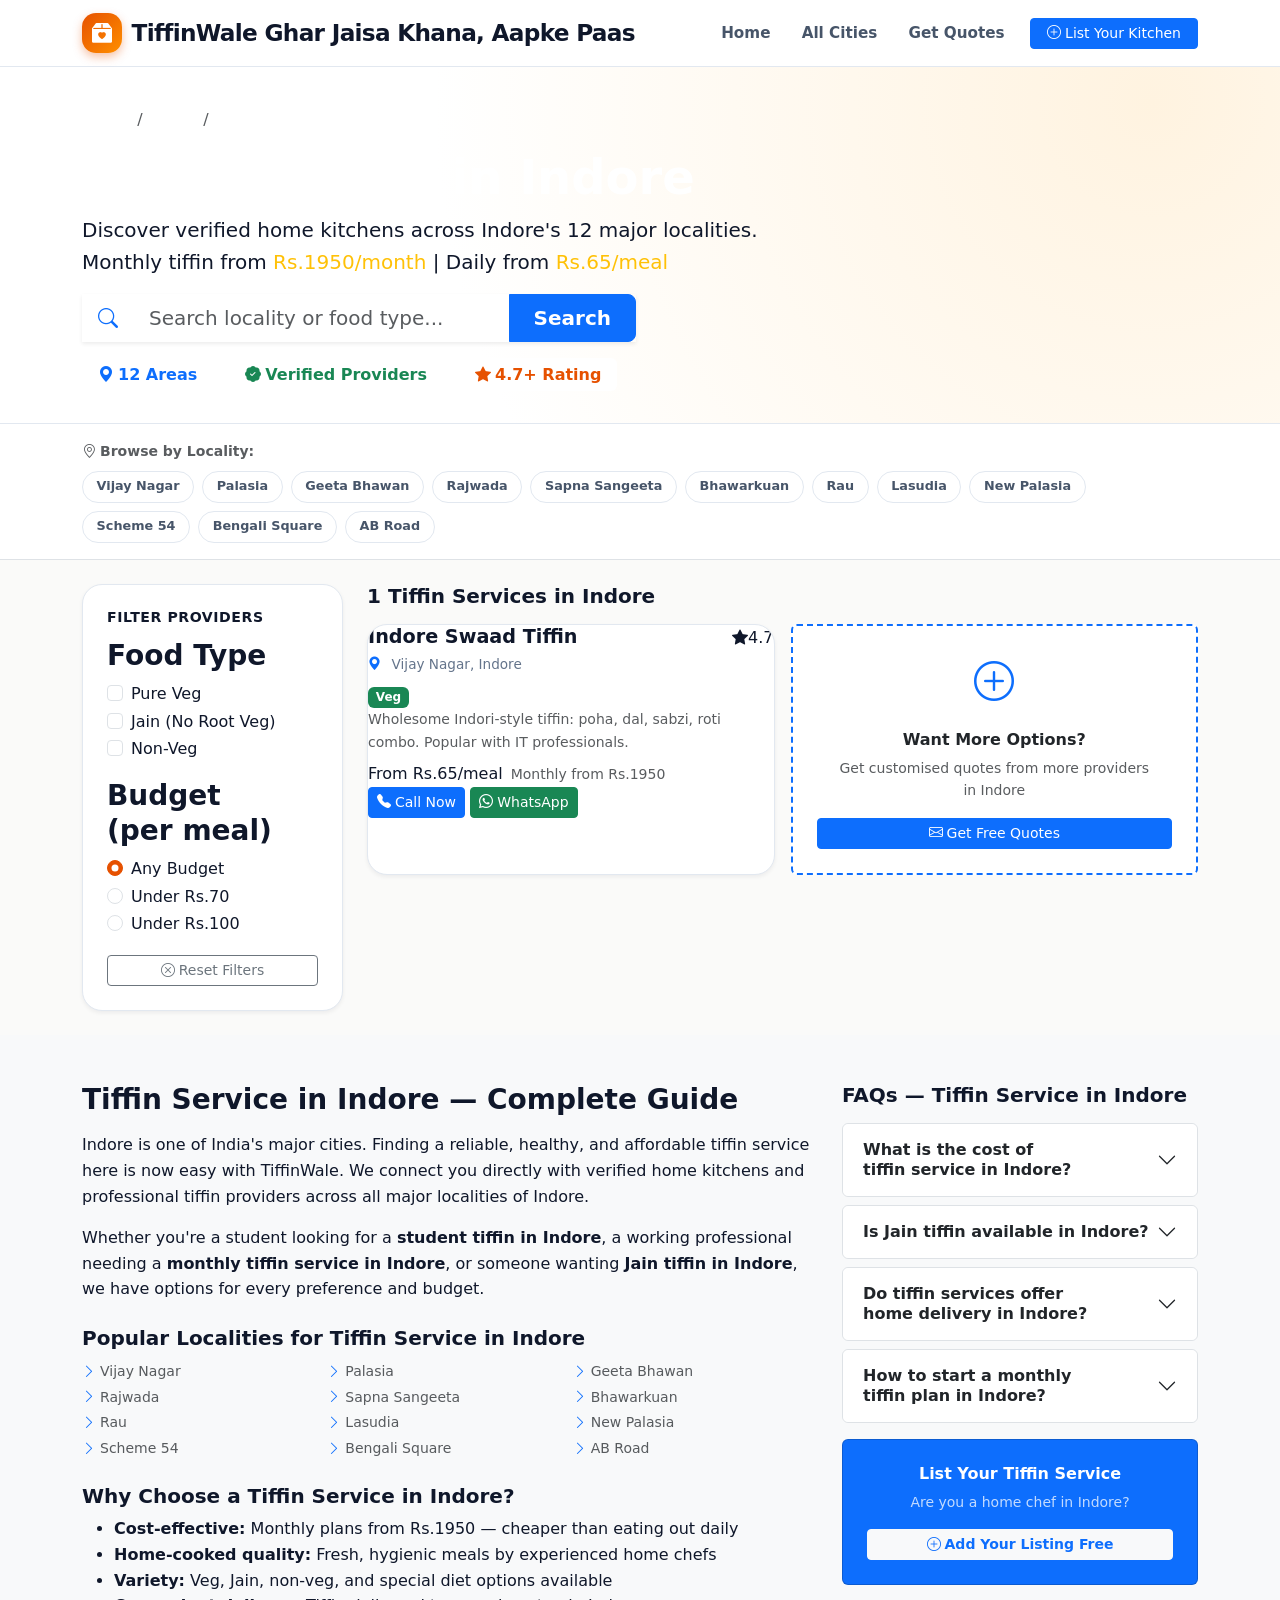
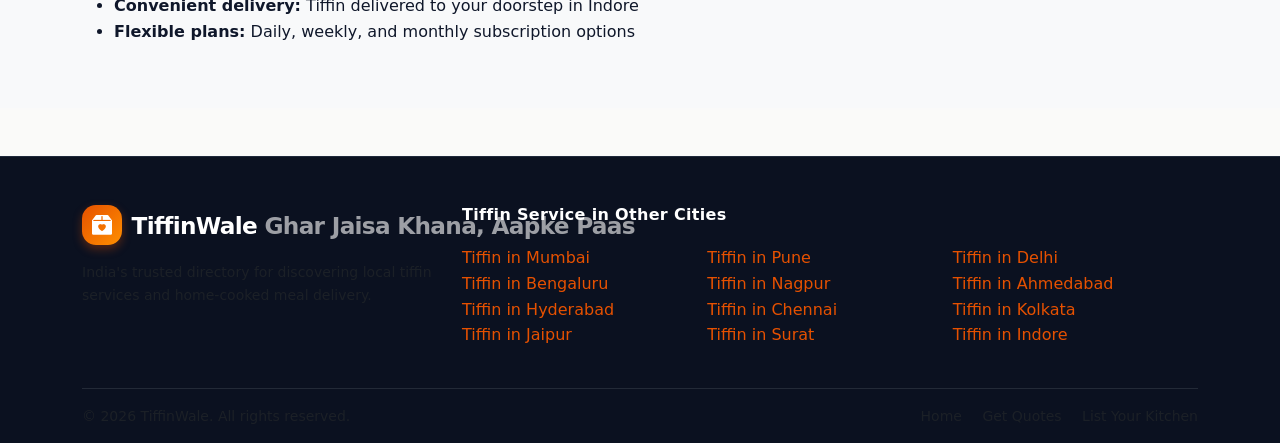
<file: tiffin-service-indore.html>
<!DOCTYPE html>
<html lang="en">
<head>
  <meta charset="UTF-8">
  <meta name="viewport" content="width=device-width, initial-scale=1.0">
  <meta http-equiv="X-UA-Compatible" content="IE=edge">
  <title>Tiffin Service in Indore | Monthly Dabba & Ghar Ka Khana</title>
  <meta name="description" content="Find best tiffin service in Indore. Pure veg tiffin, Jain & Malwi ghar ka khana. Monthly tiffin service in Indore from Rs.1950. Direct home kitchen contact!">
  <meta name="keywords" content="tiffin service in Indore, Indore tiffin service, homemade food Indore, monthly tiffin Indore, veg tiffin Indore, dabba service Indore, meal delivery Indore, tiffin near me Indore">
  <meta name="robots" content="index, follow">
  <meta name="theme-color" content="#e65100">
  <link rel="canonical" href="https://akhairkar.github.io/tiffinservice/tiffin-service-indore.html">
  <meta name="author" content="TiffinWale">
  <meta name="geo.region" content="IN-MP">
  <meta name="geo.placename" content="Indore">
  <link rel="icon" type="image/svg+xml" href="favicon.svg">
  <meta property="og:type" content="website">
  <meta property="og:url" content="https://akhairkar.github.io/tiffinservice/tiffin-service-indore.html">
  <meta property="og:title" content="Tiffin Service in Indore | Monthly Dabba & Ghar Ka Khana">
  <meta property="og:description" content="Find best tiffin service in Indore. Pure veg tiffin, Jain & Malwi ghar ka khana. Monthly tiffin service in Indore from Rs.1950. Direct home kitchen contact!">
  <meta property="og:site_name" content="TiffinWale">
  <meta property="og:locale" content="en_IN">
  <meta property="og:image" content="https://akhairkar.github.io/tiffinservice/city_preview.png">

  <!-- Twitter / X Meta Tags -->
  <meta name="twitter:card" content="summary_large_image">
  <meta name="twitter:url" content="https://akhairkar.github.io/tiffinservice/tiffin-service-indore.html">
  <meta name="twitter:title" content="Tiffin Service in Indore | Monthly Dabba & Ghar Ka Khana">
  <meta name="twitter:description" content="Find best tiffin service in Indore. Pure veg tiffin, Jain & Malwi ghar ka khana. Monthly tiffin service in Indore from Rs.1950. Direct home kitchen contact!">
  <meta name="twitter:image" content="https://akhairkar.github.io/tiffinservice/city_preview.png">
  <link rel="preconnect" href="https://cdn.jsdelivr.net" crossorigin>
  <link rel="dns-prefetch" href="https://cdn.jsdelivr.net">
  <link rel="preload" href="css/style.css" as="style">
  <style>h1,h2,h3{text-wrap:balance}p{text-wrap:pretty}</style>
  <link rel="stylesheet" href="https://cdn.jsdelivr.net/npm/bootstrap@5.3.3/dist/css/bootstrap.min.css" integrity="sha384-QWTKZyjpPEjISv5WaRU9OFeRpok6YctnYmDr5pNlyT2bRjXh0JMhjY6hW+ALEwIH" crossorigin="anonymous">
  <link rel="stylesheet" href="https://cdn.jsdelivr.net/npm/bootstrap-icons@1.11.3/font/bootstrap-icons.min.css">
  <link rel="stylesheet" href="css/style.css">
  <script type="application/ld+json">
{
  "@context": "https://schema.org",
  "@graph": [
    {
      "@type": "BreadcrumbList",
      "itemListElement": [
        {
          "@type": "ListItem",
          "position": 1,
          "name": "Home",
          "item": "https://akhairkar.github.io/tiffinservice/"
        },
        {
          "@type": "ListItem",
          "position": 2,
          "name": "Cities",
          "item": "https://akhairkar.github.io/tiffinservice/#citiesSection"
        },
        {
          "@type": "ListItem",
          "position": 3,
          "name": "Tiffin Service in Indore",
          "item": "https://akhairkar.github.io/tiffinservice/tiffin-service-indore.html"
        }
      ]
    },
    {
      "@type": "CollectionPage",
      "name": "Tiffin Services in Indore",
      "description": "Directory of verified tiffin services in Indore, Madhya Pradesh providing homemade daily and monthly meals.",
      "url": "https://akhairkar.github.io/tiffinservice/tiffin-service-indore.html"
    },
    {
      "@type": "LocalBusiness",
      "@id": "https://akhairkar.github.io/tiffinservice/tiffin-service-indore.html#provider-1",
      "name": "Indore Swaad Tiffin",
      "description": "Wholesome Indori-style tiffin: poha, dal, sabzi, roti combo. Popular with IT professionals.",
      "address": {
        "@type": "PostalAddress",
        "addressLocality": "Indore",
        "addressRegion": "Madhya Pradesh",
        "addressCountry": "IN"
      },
      "geo": {
        "@type": "GeoCoordinates",
        "latitude": 22.7196,
        "longitude": 75.8577
      },
      "telephone": "+919876543225",
      "priceRange": "Rs.65+",
      "servesCuisine": [
        "Malwi",
        "North Indian",
        "Pure Veg"
      ],
      "areaServed": "Indore",
      "aggregateRating": {
        "@type": "AggregateRating",
        "ratingValue": 4.7,
        "reviewCount": "47",
        "bestRating": "5"
      },
      "openingHoursSpecification": [
        {
          "@type": "OpeningHoursSpecification",
          "dayOfWeek": [
            "Monday",
            "Tuesday",
            "Wednesday",
            "Thursday",
            "Friday",
            "Saturday"
          ],
          "opens": "08:00",
          "closes": "21:00"
        }
      ],
      "openingHours": "Mo-Sa 08:00-21:00"
    },
    {
      "@type": "FAQPage",
      "mainEntity": [
        {
          "@type": "Question",
          "name": "What is the cost of tiffin service in Indore?",
          "acceptedAnswer": {
            "@type": "Answer",
            "text": "Tiffin services in Indore start from Rs.65/meal. Monthly plans range from Rs.1950 to Rs.3,500 depending on meals and food type."
          }
        },
        {
          "@type": "Question",
          "name": "Is Jain tiffin available in Indore?",
          "acceptedAnswer": {
            "@type": "Answer",
            "text": "Yes! Several providers in Indore offer 100% Jain tiffin without onion, garlic, and root vegetables. Contact providers to confirm their Jain menu."
          }
        },
        {
          "@type": "Question",
          "name": "Do tiffin services offer home delivery in Indore?",
          "acceptedAnswer": {
            "@type": "Answer",
            "text": "Most providers offer free home delivery within 3-5 km. Some also deliver to offices and PG accommodations in Indore."
          }
        },
        {
          "@type": "Question",
          "name": "How to start a monthly tiffin plan in Indore?",
          "acceptedAnswer": {
            "@type": "Answer",
            "text": "Click \"Call Now\" or \"WhatsApp\" on any provider card, mention your area in Indore and food preferences, and they will share monthly plan details."
          }
        }
      ]
    }
  ]
}
  </script>
</head>
<body>

  <header class="site-header" id="siteHeader">
    <div class="container-xl">
      <nav class="navbar navbar-expand-lg py-2" aria-label="Main navigation">
        <a class="navbar-brand brand-logo" href="index.html" aria-label="TiffinWale Homepage">
          <div class="brand-icon-box" aria-hidden="true"><i class="bi bi-box2-heart-fill"></i></div>
          <div class="brand-text-block">
            <span class="brand-name">TiffinWale</span>
            <span class="brand-tagline">Ghar Jaisa Khana, Aapke Paas</span>
          </div>
        </a>
        <button class="navbar-toggler border-0 shadow-none" type="button" data-bs-toggle="collapse" data-bs-target="#navbarMain" aria-controls="navbarMain" aria-expanded="false" aria-label="Toggle navigation">
          <i class="bi bi-list fs-2 text-primary"></i>
        </button>
        <div class="collapse navbar-collapse" id="navbarMain">
          <ul class="navbar-nav ms-auto align-items-lg-center gap-lg-1">
            <li class="nav-item"><a class="nav-link" href="index.html">Home</a></li>
            <li class="nav-item"><a class="nav-link" href="index.html#citiesSection">All Cities</a></li>
            <li class="nav-item"><a class="nav-link" href="index.html#leadSection">Get Quotes</a></li>
            <li class="nav-item ms-lg-2">
              <a class="btn btn-primary btn-sm px-3" href="index.html#businessSection">
                <i class="bi bi-plus-circle me-1"></i>List Your Kitchen
              </a>
            </li>
          </ul>
        </div>
      </nav>
    </div>
  </header>

  <section class="city-hero-banner" aria-label="Indore tiffin services">
    <div class="container-xl">
      <nav aria-label="breadcrumb" class="mb-2">
        <ol class="breadcrumb breadcrumb-dark small">
          <li class="breadcrumb-item"><a href="index.html" class="text-white-50">Home</a></li>
          <li class="breadcrumb-item"><a href="index.html#citiesSection" class="text-white-50">Cities</a></li>
          <li class="breadcrumb-item active text-white" aria-current="page">Indore</li>
        </ol>
      </nav>
      <h1 class="display-5 fw-bold text-white mb-2">Tiffin Service in Indore</h1>
      <p class="lead text-white-75 mb-3">
        Discover verified home kitchens across Indore's 12 major localities.<br class="d-none d-md-block">
        Monthly tiffin from <strong class="text-warning">Rs.1950/month</strong> | Daily from <strong class="text-warning">Rs.65/meal</strong>
      </p>
      <div class="row g-2">
        <div class="col-12 col-md-8 col-lg-6">
          <div class="input-group input-group-lg shadow-sm">
            <span class="input-group-text bg-white border-0"><i class="bi bi-search text-primary"></i></span>
            <input type="text" class="form-control border-0" id="citySearchInput" placeholder="Search locality or food type...">
            <button class="btn btn-primary px-4 fw-semibold" onclick="applyFilters()">Search</button>
          </div>
        </div>
      </div>
      <div class="d-flex flex-wrap gap-3 mt-3">
        <span class="badge bg-white text-primary fs-6 fw-semibold px-3 py-2"><i class="bi bi-geo-alt-fill me-1"></i>12 Areas</span>
        <span class="badge bg-white text-success fs-6 fw-semibold px-3 py-2"><i class="bi bi-patch-check-fill me-1"></i>Verified Providers</span>
        <span class="badge bg-white fs-6 fw-semibold px-3 py-2" style="color:#e65100"><i class="bi bi-star-fill me-1"></i>4.7+ Rating</span>
      </div>
    </div>
  </section>

  <section class="bg-white border-bottom py-3">
    <div class="container-xl">
      <p class="small text-muted fw-semibold mb-2"><i class="bi bi-geo-alt me-1"></i>Browse by Locality:</p>
      <div class="d-flex flex-wrap gap-2">
          <a href="https://akhairkar.github.io/tiffinservice/tiffin-service-indore.html" class="locality-chip">Vijay Nagar</a>
          <a href="https://akhairkar.github.io/tiffinservice/tiffin-service-indore.html" class="locality-chip">Palasia</a>
          <a href="https://akhairkar.github.io/tiffinservice/tiffin-service-indore.html" class="locality-chip">Geeta Bhawan</a>
          <a href="https://akhairkar.github.io/tiffinservice/tiffin-service-indore.html" class="locality-chip">Rajwada</a>
          <a href="https://akhairkar.github.io/tiffinservice/tiffin-service-indore.html" class="locality-chip">Sapna Sangeeta</a>
          <a href="https://akhairkar.github.io/tiffinservice/tiffin-service-indore.html" class="locality-chip">Bhawarkuan</a>
          <a href="https://akhairkar.github.io/tiffinservice/tiffin-service-indore.html" class="locality-chip">Rau</a>
          <a href="https://akhairkar.github.io/tiffinservice/tiffin-service-indore.html" class="locality-chip">Lasudia</a>
          <a href="https://akhairkar.github.io/tiffinservice/tiffin-service-indore.html" class="locality-chip">New Palasia</a>
          <a href="https://akhairkar.github.io/tiffinservice/tiffin-service-indore.html" class="locality-chip">Scheme 54</a>
          <a href="https://akhairkar.github.io/tiffinservice/tiffin-service-indore.html" class="locality-chip">Bengali Square</a>
          <a href="https://akhairkar.github.io/tiffinservice/tiffin-service-indore.html" class="locality-chip">AB Road</a>
      </div>
    </div>
  </section>

  <section class="py-4">
    <div class="container-xl">
      <div class="row g-4">

        <div class="col-lg-3 d-none d-lg-block">
          <div class="filter-sidebar-card">
            <h2 class="filter-group-title">Filter Providers</h2>
            <div class="filter-group">
              <h3 class="filter-group-subtitle">Food Type</h3>
              <div class="form-check"><input class="form-check-input" type="checkbox" id="fVeg" value="Veg" onchange="applyFilters()"><label class="form-check-label" for="fVeg">Pure Veg</label></div>
              <div class="form-check"><input class="form-check-input" type="checkbox" id="fJain" value="Jain" onchange="applyFilters()"><label class="form-check-label" for="fJain">Jain (No Root Veg)</label></div>
              <div class="form-check"><input class="form-check-input" type="checkbox" id="fNonVeg" value="Non-Veg" onchange="applyFilters()"><label class="form-check-label" for="fNonVeg">Non-Veg</label></div>
            </div>
            <div class="filter-group mt-3">
              <h3 class="filter-group-subtitle">Budget (per meal)</h3>
              <div class="form-check"><input class="form-check-input" type="radio" name="priceFilter" id="pAny" value="" checked onchange="applyFilters()"><label class="form-check-label" for="pAny">Any Budget</label></div>
              <div class="form-check"><input class="form-check-input" type="radio" name="priceFilter" id="p70" value="70" onchange="applyFilters()"><label class="form-check-label" for="p70">Under Rs.70</label></div>
              <div class="form-check"><input class="form-check-input" type="radio" name="priceFilter" id="p100" value="100" onchange="applyFilters()"><label class="form-check-label" for="p100">Under Rs.100</label></div>
            </div>
            <button class="btn btn-outline-secondary btn-sm w-100 mt-3" onclick="resetFilters()"><i class="bi bi-x-circle me-1"></i>Reset Filters</button>
          </div>
        </div>

        <div class="col-lg-9">
          <div class="d-flex justify-content-between align-items-center mb-3">
            <h2 class="h5 fw-bold mb-0"><span id="resultsCount">1</span> Tiffin Services in Indore</h2>
            <button class="btn btn-outline-primary btn-sm d-lg-none" data-bs-toggle="offcanvas" data-bs-target="#mobileFilters"><i class="bi bi-funnel me-1"></i>Filters</button>
          </div>
          <div id="providerCardsGrid" class="row g-3">
            <div class="col-12 col-md-6" data-food-types="Veg" data-price="65" data-locality="vijay nagar">
              <article class="provider-card h-100" id="provider-1" itemscope itemtype="https://schema.org/LocalBusiness">
                <div class="provider-card-header">
                  <div class="d-flex align-items-start justify-content-between gap-2">
                    <div>
                      <h3 class="provider-name" itemprop="name">Indore Swaad Tiffin</h3>
                      <p class="provider-location mb-1"><i class="bi bi-geo-alt-fill text-primary me-1"></i>Vijay Nagar, Indore</p>
                    </div>
                    <div class="rating-badge" itemprop="aggregateRating" itemscope itemtype="https://schema.org/AggregateRating">
                      <i class="bi bi-star-fill"></i><span itemprop="ratingValue">4.7</span>
                      <meta itemprop="reviewCount" content="47">
                    </div>
                  </div>
                  <div class="d-flex flex-wrap gap-1 mt-2"><span class="badge bg-success me-1">Veg</span><span class="badge verified-badge"><i class="bi bi-patch-check-fill me-1"></i>Verified</span></div>
                </div>
                <div class="provider-card-body">
                  <p class="small text-muted mb-2" itemprop="description">Wholesome Indori-style tiffin: poha, dal, sabzi, roti combo. Popular with IT professionals.</p>
                  <div class="price-row"><span class="price-per-meal" itemprop="priceRange">From Rs.65/meal</span><span class="text-muted small ms-2">Monthly from Rs.1950</span></div>
                </div>
                <div class="provider-card-footer">
                  <a href="tel:+919876543225" class="btn btn-primary btn-sm flex-grow-1"><i class="bi bi-telephone-fill me-1"></i>Call Now</a>
                  <a href="https://wa.me/919876543225?text=Hi%2C+I+found+you+on+TiffinWale.+Interested+in+tiffin+in+Indore." class="btn btn-success btn-sm flex-grow-1" target="_blank" rel="noopener noreferrer"><i class="bi bi-whatsapp me-1"></i>WhatsApp</a>
                </div>
              </article>
            </div>

            <div class="col-12 col-md-6">
              <div class="card border-primary h-100 text-center p-4 d-flex flex-column justify-content-center" style="border-style:dashed!important;border-width:2px!important">
                <i class="bi bi-plus-circle text-primary fs-1 mb-3"></i>
                <h3 class="h6 fw-bold">Want More Options?</h3>
                <p class="small text-muted">Get customised quotes from more providers in Indore</p>
                <a href="index.html#leadSection" class="btn btn-primary btn-sm"><i class="bi bi-envelope me-1"></i>Get Free Quotes</a>
              </div>
            </div>
          </div>
        </div>
      </div>
    </div>
  </section>

  <section class="bg-light py-5">
    <div class="container-xl">
      <div class="row g-4">
        <div class="col-lg-8">
          <h2 class="h3 fw-bold mb-3">Tiffin Service in Indore — Complete Guide</h2>
          <p>Indore is one of India's major cities. Finding a reliable, healthy, and affordable tiffin service here is now easy with TiffinWale. We connect you directly with verified home kitchens and professional tiffin providers across all major localities of Indore.</p>
          <p>Whether you're a student looking for a <strong>student tiffin in Indore</strong>, a working professional needing a <strong>monthly tiffin service in Indore</strong>, or someone wanting <strong>Jain tiffin in Indore</strong>, we have options for every preference and budget.</p>
          <h3 class="h5 fw-bold mt-4">Popular Localities for Tiffin Service in Indore</h3>
          <ul class="row row-cols-2 row-cols-md-3 list-unstyled g-0 ps-0">
            <li class="col"><a href="https://akhairkar.github.io/tiffinservice/tiffin-service-indore.html" class="text-decoration-none text-muted small"><i class="bi bi-chevron-right text-primary me-1"></i>Vijay Nagar</a></li>
            <li class="col"><a href="https://akhairkar.github.io/tiffinservice/tiffin-service-indore.html" class="text-decoration-none text-muted small"><i class="bi bi-chevron-right text-primary me-1"></i>Palasia</a></li>
            <li class="col"><a href="https://akhairkar.github.io/tiffinservice/tiffin-service-indore.html" class="text-decoration-none text-muted small"><i class="bi bi-chevron-right text-primary me-1"></i>Geeta Bhawan</a></li>
            <li class="col"><a href="https://akhairkar.github.io/tiffinservice/tiffin-service-indore.html" class="text-decoration-none text-muted small"><i class="bi bi-chevron-right text-primary me-1"></i>Rajwada</a></li>
            <li class="col"><a href="https://akhairkar.github.io/tiffinservice/tiffin-service-indore.html" class="text-decoration-none text-muted small"><i class="bi bi-chevron-right text-primary me-1"></i>Sapna Sangeeta</a></li>
            <li class="col"><a href="https://akhairkar.github.io/tiffinservice/tiffin-service-indore.html" class="text-decoration-none text-muted small"><i class="bi bi-chevron-right text-primary me-1"></i>Bhawarkuan</a></li>
            <li class="col"><a href="https://akhairkar.github.io/tiffinservice/tiffin-service-indore.html" class="text-decoration-none text-muted small"><i class="bi bi-chevron-right text-primary me-1"></i>Rau</a></li>
            <li class="col"><a href="https://akhairkar.github.io/tiffinservice/tiffin-service-indore.html" class="text-decoration-none text-muted small"><i class="bi bi-chevron-right text-primary me-1"></i>Lasudia</a></li>
            <li class="col"><a href="https://akhairkar.github.io/tiffinservice/tiffin-service-indore.html" class="text-decoration-none text-muted small"><i class="bi bi-chevron-right text-primary me-1"></i>New Palasia</a></li>
            <li class="col"><a href="https://akhairkar.github.io/tiffinservice/tiffin-service-indore.html" class="text-decoration-none text-muted small"><i class="bi bi-chevron-right text-primary me-1"></i>Scheme 54</a></li>
            <li class="col"><a href="https://akhairkar.github.io/tiffinservice/tiffin-service-indore.html" class="text-decoration-none text-muted small"><i class="bi bi-chevron-right text-primary me-1"></i>Bengali Square</a></li>
            <li class="col"><a href="https://akhairkar.github.io/tiffinservice/tiffin-service-indore.html" class="text-decoration-none text-muted small"><i class="bi bi-chevron-right text-primary me-1"></i>AB Road</a></li>
          </ul>
          <h3 class="h5 fw-bold mt-4">Why Choose a Tiffin Service in Indore?</h3>
          <ul>
            <li><strong>Cost-effective:</strong> Monthly plans from Rs.1950 — cheaper than eating out daily</li>
            <li><strong>Home-cooked quality:</strong> Fresh, hygienic meals by experienced home chefs</li>
            <li><strong>Variety:</strong> Veg, Jain, non-veg, and special diet options available</li>
            <li><strong>Convenient delivery:</strong> Tiffin delivered to your doorstep in Indore</li>
            <li><strong>Flexible plans:</strong> Daily, weekly, and monthly subscription options</li>
          </ul>
        </div>
        <div class="col-lg-4">
          <h2 class="h5 fw-bold mb-3">FAQs — Tiffin Service in Indore</h2>
          <div class="accordion accordion-flush" id="cityFaq">
            <div class="accordion-item border rounded mb-2">
              <h3 class="accordion-header">
                <button class="accordion-button collapsed rounded fw-semibold" type="button" data-bs-toggle="collapse" data-bs-target="#faq1">What is the cost of tiffin service in Indore?</button>
              </h3>
              <div id="faq1" class="accordion-collapse collapse" data-bs-parent="#cityFaq">
                <div class="accordion-body small text-muted">Tiffin services in Indore start from Rs.65/meal. Monthly plans range from Rs.1950 to Rs.3,500 depending on meals and food type.</div>
              </div>
            </div>
            <div class="accordion-item border rounded mb-2">
              <h3 class="accordion-header">
                <button class="accordion-button collapsed rounded fw-semibold" type="button" data-bs-toggle="collapse" data-bs-target="#faq2">Is Jain tiffin available in Indore?</button>
              </h3>
              <div id="faq2" class="accordion-collapse collapse" data-bs-parent="#cityFaq">
                <div class="accordion-body small text-muted">Yes! Several providers in Indore offer 100% Jain tiffin without onion, garlic, and root vegetables. Contact providers to confirm their Jain menu.</div>
              </div>
            </div>
            <div class="accordion-item border rounded mb-2">
              <h3 class="accordion-header">
                <button class="accordion-button collapsed rounded fw-semibold" type="button" data-bs-toggle="collapse" data-bs-target="#faq3">Do tiffin services offer home delivery in Indore?</button>
              </h3>
              <div id="faq3" class="accordion-collapse collapse" data-bs-parent="#cityFaq">
                <div class="accordion-body small text-muted">Most providers offer free home delivery within 3-5 km. Some also deliver to offices and PG accommodations in Indore.</div>
              </div>
            </div>
            <div class="accordion-item border rounded mb-2">
              <h3 class="accordion-header">
                <button class="accordion-button collapsed rounded fw-semibold" type="button" data-bs-toggle="collapse" data-bs-target="#faq4">How to start a monthly tiffin plan in Indore?</button>
              </h3>
              <div id="faq4" class="accordion-collapse collapse" data-bs-parent="#cityFaq">
                <div class="accordion-body small text-muted">Click "Call Now" or "WhatsApp" on any provider card, mention your area in Indore and food preferences, and they will share monthly plan details.</div>
              </div>
            </div>
          </div>
          <div class="card bg-primary text-white text-center p-4 mt-3">
            <h3 class="h6 fw-bold mb-2">List Your Tiffin Service</h3>
            <p class="small mb-3 opacity-75">Are you a home chef in Indore?</p>
            <a href="index.html#businessSection" class="btn btn-light btn-sm text-primary fw-semibold"><i class="bi bi-plus-circle me-1"></i>Add Your Listing Free</a>
          </div>
        </div>
      </div>
    </div>
  </section>

  <div class="offcanvas offcanvas-start" tabindex="-1" id="mobileFilters" aria-labelledby="mobileFiltersLabel">
    <div class="offcanvas-header border-bottom">
      <h2 class="offcanvas-title h6 fw-bold" id="mobileFiltersLabel"><i class="bi bi-funnel me-2"></i>Filter Providers</h2>
      <button type="button" class="btn-close" data-bs-dismiss="offcanvas" aria-label="Close"></button>
    </div>
    <div class="offcanvas-body">
      <div class="form-check"><input class="form-check-input" type="checkbox" id="mfVeg" value="Veg" onchange="applyFilters()"><label class="form-check-label" for="mfVeg">Pure Veg</label></div>
      <div class="form-check"><input class="form-check-input" type="checkbox" id="mfJain" value="Jain" onchange="applyFilters()"><label class="form-check-label" for="mfJain">Jain</label></div>
      <div class="form-check"><input class="form-check-input" type="checkbox" id="mfNonVeg" value="Non-Veg" onchange="applyFilters()"><label class="form-check-label" for="mfNonVeg">Non-Veg</label></div>
      <button class="btn btn-primary w-100 mt-4" data-bs-dismiss="offcanvas" onclick="applyFilters()">Apply Filters</button>
      <button class="btn btn-outline-secondary w-100 mt-2" onclick="resetFilters()">Reset</button>
    </div>
  </div>

  <footer class="site-footer pt-5 pb-3 mt-5">
    <div class="container-xl">
      <div class="row g-4">
        <div class="col-lg-4">
          <a class="navbar-brand brand-logo mb-3 d-inline-flex" href="index.html">
            <div class="brand-icon-box" aria-hidden="true"><i class="bi bi-box2-heart-fill"></i></div>
            <div class="brand-text-block">
              <span class="brand-name text-white">TiffinWale</span>
              <span class="brand-tagline" style="color:rgba(255,255,255,0.6)">Ghar Jaisa Khana, Aapke Paas</span>
            </div>
          </a>
          <p class="text-muted small">India's trusted directory for discovering local tiffin services and home-cooked meal delivery.</p>
        </div>
        <div class="col-lg-8">
          <h3 class="footer-heading">Tiffin Service in Other Cities</h3>
          <ul class="footer-links list-unstyled row row-cols-2 row-cols-md-3 g-0">
            <li><a href="tiffin-service-mumbai.html">Tiffin in Mumbai</a></li>
            <li><a href="tiffin-service-pune.html">Tiffin in Pune</a></li>
            <li><a href="tiffin-service-delhi.html">Tiffin in Delhi</a></li>
            <li><a href="tiffin-service-bengaluru.html">Tiffin in Bengaluru</a></li>
            <li><a href="tiffin-service-nagpur.html">Tiffin in Nagpur</a></li>
            <li><a href="tiffin-service-ahmedabad.html">Tiffin in Ahmedabad</a></li>
            <li><a href="tiffin-service-hyderabad.html">Tiffin in Hyderabad</a></li>
            <li><a href="tiffin-service-chennai.html">Tiffin in Chennai</a></li>
            <li><a href="tiffin-service-kolkata.html">Tiffin in Kolkata</a></li>
            <li><a href="tiffin-service-jaipur.html">Tiffin in Jaipur</a></li>
            <li><a href="tiffin-service-surat.html">Tiffin in Surat</a></li>
            <li><a href="tiffin-service-indore.html">Tiffin in Indore</a></li>
          </ul>
        </div>
      </div>
      <hr class="border-secondary mt-4">
      <div class="d-flex flex-column flex-md-row justify-content-between align-items-center gap-2 text-muted small">
        <p class="mb-0">&copy; 2026 TiffinWale. All rights reserved.</p>
        <p class="mb-0">
          <a href="index.html" class="text-muted text-decoration-none me-3">Home</a>
          <a href="index.html#leadSection" class="text-muted text-decoration-none me-3">Get Quotes</a>
          <a href="index.html#businessSection" class="text-muted text-decoration-none">List Your Kitchen</a>
        </p>
      </div>
    </div>
  </footer>

  <script src="https://cdn.jsdelivr.net/npm/bootstrap@5.3.3/dist/js/bootstrap.bundle.min.js" integrity="sha384-YvpcrYf0tY3lHB60NNkmXc4s9bIOgUxi8T/jzmBQzP3vLFsFixfS4l5vQ/7Kqx" crossorigin="anonymous"></script>
  <script>
    const header = document.getElementById("siteHeader");
    window.addEventListener("scroll", function() { header.classList.toggle("scrolled", window.scrollY > 50); }, { passive: true });

    function applyFilters() {
      var cards = document.querySelectorAll("[data-food-types]");
      var checkedFoods = Array.from(document.querySelectorAll("input[type=checkbox]:checked")).map(function(cb) { return cb.value; });
      var priceFilter = (document.querySelector("input[name=priceFilter]:checked") || {}).value || "";
      var searchTerm = (document.getElementById("citySearchInput") || {}).value || "";
      searchTerm = searchTerm.toLowerCase();
      var visible = 0;
      cards.forEach(function(card) {
        var foodTypes = card.dataset.foodTypes.split(",");
        var price = parseInt(card.dataset.price);
        var locality = card.dataset.locality;
        var foodMatch = checkedFoods.length === 0 || checkedFoods.some(function(f) { return foodTypes.indexOf(f) > -1; });
        var priceMatch = !priceFilter || price <= parseInt(priceFilter);
        var searchMatch = !searchTerm || locality.indexOf(searchTerm) > -1;
        var show = foodMatch && priceMatch && searchMatch;
        card.style.display = show ? "" : "none";
        if (show) visible++;
      });
      var countEl = document.getElementById("resultsCount");
      if (countEl) countEl.textContent = visible;
    }

    function resetFilters() {
      document.querySelectorAll("input[type=checkbox]").forEach(function(cb) { cb.checked = false; });
      var anyRadio = document.getElementById("pAny");
      if (anyRadio) anyRadio.checked = true;
      var s = document.getElementById("citySearchInput");
      if (s) s.value = "";
      applyFilters();
    }
  </script>
</body>
</html>
</file>
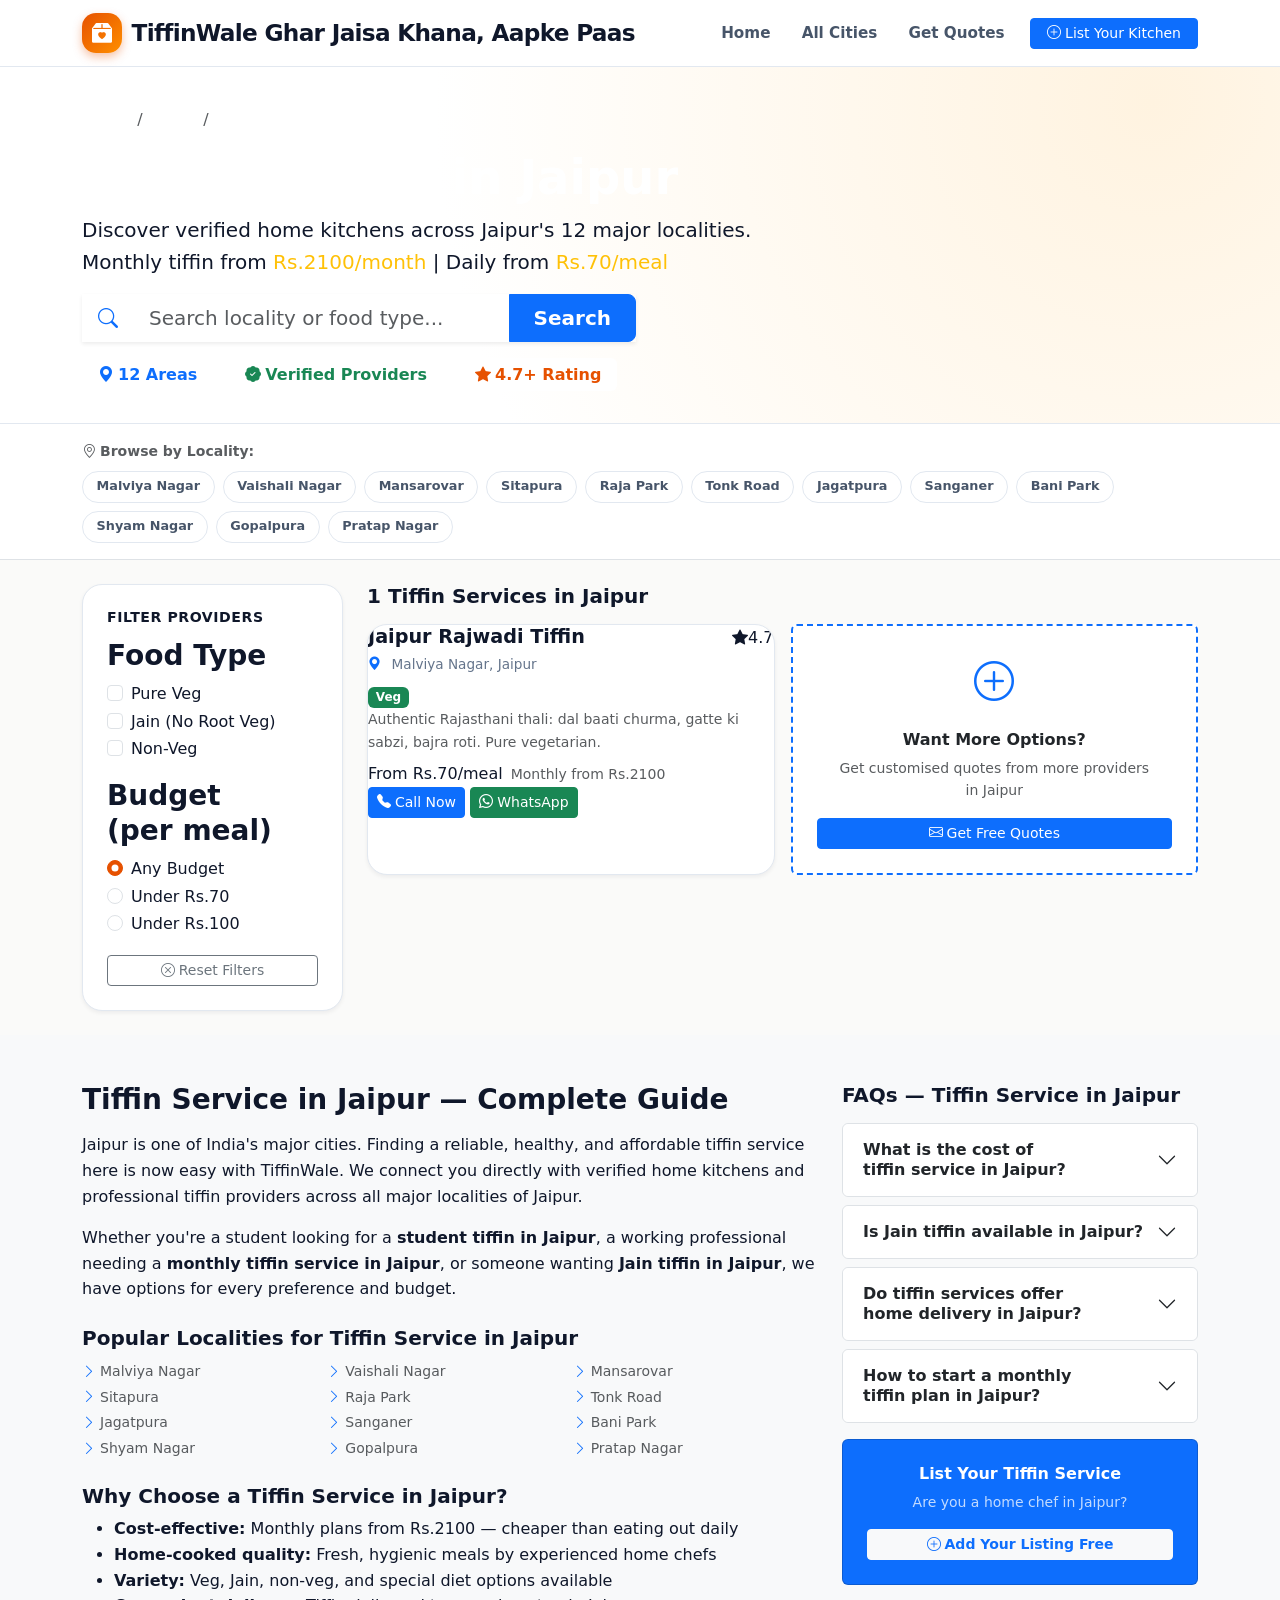
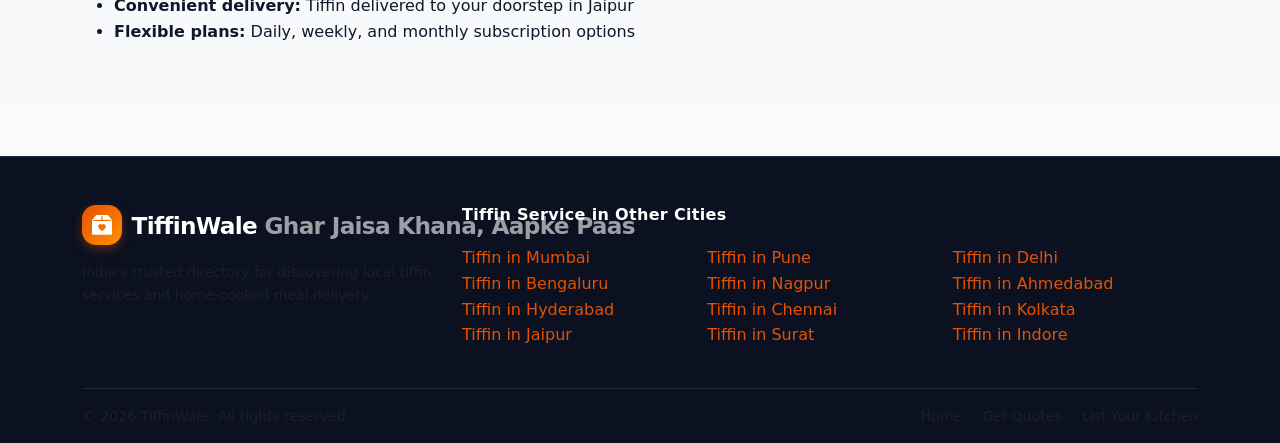
<file: tiffin-service-jaipur.html>
<!DOCTYPE html>
<html lang="en">
<head>
  <meta charset="UTF-8">
  <meta name="viewport" content="width=device-width, initial-scale=1.0">
  <meta http-equiv="X-UA-Compatible" content="IE=edge">
  <title>Tiffin Service in Jaipur | Monthly Dabba & Ghar Ka Khana</title>
  <meta name="description" content="Find best tiffin service in Jaipur. Pure veg tiffin, Jain & Marwadi ghar ka khana. Monthly tiffin service in Jaipur from Rs.2100. Direct kitchen contact!">
  <meta name="keywords" content="tiffin service in Jaipur, Jaipur tiffin service, homemade food Jaipur, monthly tiffin Jaipur, veg tiffin Jaipur, dabba service Jaipur, meal delivery Jaipur, tiffin near me Jaipur">
  <meta name="robots" content="index, follow">
  <meta name="theme-color" content="#e65100">
  <link rel="canonical" href="https://akhairkar.github.io/tiffinservice/tiffin-service-jaipur.html">
  <meta name="author" content="TiffinWale">
  <meta name="geo.region" content="IN-RJ">
  <meta name="geo.placename" content="Jaipur">
  <link rel="icon" type="image/svg+xml" href="favicon.svg">
  <meta property="og:type" content="website">
  <meta property="og:url" content="https://akhairkar.github.io/tiffinservice/tiffin-service-jaipur.html">
  <meta property="og:title" content="Tiffin Service in Jaipur | Monthly Dabba & Ghar Ka Khana">
  <meta property="og:description" content="Find best tiffin service in Jaipur. Pure veg tiffin, Jain & Marwadi ghar ka khana. Monthly tiffin service in Jaipur from Rs.2100. Direct kitchen contact!">
  <meta property="og:site_name" content="TiffinWale">
  <meta property="og:locale" content="en_IN">
  <meta property="og:image" content="https://akhairkar.github.io/tiffinservice/city_preview.png">

  <!-- Twitter / X Meta Tags -->
  <meta name="twitter:card" content="summary_large_image">
  <meta name="twitter:url" content="https://akhairkar.github.io/tiffinservice/tiffin-service-jaipur.html">
  <meta name="twitter:title" content="Tiffin Service in Jaipur | Monthly Dabba & Ghar Ka Khana">
  <meta name="twitter:description" content="Find best tiffin service in Jaipur. Pure veg tiffin, Jain & Marwadi ghar ka khana. Monthly tiffin service in Jaipur from Rs.2100. Direct kitchen contact!">
  <meta name="twitter:image" content="https://akhairkar.github.io/tiffinservice/city_preview.png">
  <link rel="preconnect" href="https://cdn.jsdelivr.net" crossorigin>
  <link rel="dns-prefetch" href="https://cdn.jsdelivr.net">
  <link rel="preload" href="css/style.css" as="style">
  <style>h1,h2,h3{text-wrap:balance}p{text-wrap:pretty}</style>
  <link rel="stylesheet" href="https://cdn.jsdelivr.net/npm/bootstrap@5.3.3/dist/css/bootstrap.min.css" integrity="sha384-QWTKZyjpPEjISv5WaRU9OFeRpok6YctnYmDr5pNlyT2bRjXh0JMhjY6hW+ALEwIH" crossorigin="anonymous">
  <link rel="stylesheet" href="https://cdn.jsdelivr.net/npm/bootstrap-icons@1.11.3/font/bootstrap-icons.min.css">
  <link rel="stylesheet" href="css/style.css">
  <script type="application/ld+json">
{
  "@context": "https://schema.org",
  "@graph": [
    {
      "@type": "BreadcrumbList",
      "itemListElement": [
        {
          "@type": "ListItem",
          "position": 1,
          "name": "Home",
          "item": "https://akhairkar.github.io/tiffinservice/"
        },
        {
          "@type": "ListItem",
          "position": 2,
          "name": "Cities",
          "item": "https://akhairkar.github.io/tiffinservice/#citiesSection"
        },
        {
          "@type": "ListItem",
          "position": 3,
          "name": "Tiffin Service in Jaipur",
          "item": "https://akhairkar.github.io/tiffinservice/tiffin-service-jaipur.html"
        }
      ]
    },
    {
      "@type": "CollectionPage",
      "name": "Tiffin Services in Jaipur",
      "description": "Directory of verified tiffin services in Jaipur, Rajasthan providing homemade daily and monthly meals.",
      "url": "https://akhairkar.github.io/tiffinservice/tiffin-service-jaipur.html"
    },
    {
      "@type": "LocalBusiness",
      "@id": "https://akhairkar.github.io/tiffinservice/tiffin-service-jaipur.html#provider-1",
      "name": "Jaipur Rajwadi Tiffin",
      "description": "Authentic Rajasthani thali: dal baati churma, gatte ki sabzi, bajra roti. Pure vegetarian.",
      "address": {
        "@type": "PostalAddress",
        "addressLocality": "Jaipur",
        "addressRegion": "Rajasthan",
        "addressCountry": "IN"
      },
      "geo": {
        "@type": "GeoCoordinates",
        "latitude": 26.9124,
        "longitude": 75.7873
      },
      "telephone": "+919876543223",
      "priceRange": "Rs.70+",
      "servesCuisine": [
        "Rajasthani",
        "Marwadi",
        "North Indian",
        "Pure Veg"
      ],
      "areaServed": "Jaipur",
      "aggregateRating": {
        "@type": "AggregateRating",
        "ratingValue": 4.7,
        "reviewCount": "47",
        "bestRating": "5"
      },
      "openingHoursSpecification": [
        {
          "@type": "OpeningHoursSpecification",
          "dayOfWeek": [
            "Monday",
            "Tuesday",
            "Wednesday",
            "Thursday",
            "Friday",
            "Saturday"
          ],
          "opens": "08:00",
          "closes": "21:00"
        }
      ],
      "openingHours": "Mo-Sa 08:00-21:00"
    },
    {
      "@type": "FAQPage",
      "mainEntity": [
        {
          "@type": "Question",
          "name": "What is the cost of tiffin service in Jaipur?",
          "acceptedAnswer": {
            "@type": "Answer",
            "text": "Tiffin services in Jaipur start from Rs.70/meal. Monthly plans range from Rs.2100 to Rs.3,500 depending on meals and food type."
          }
        },
        {
          "@type": "Question",
          "name": "Is Jain tiffin available in Jaipur?",
          "acceptedAnswer": {
            "@type": "Answer",
            "text": "Yes! Several providers in Jaipur offer 100% Jain tiffin without onion, garlic, and root vegetables. Contact providers to confirm their Jain menu."
          }
        },
        {
          "@type": "Question",
          "name": "Do tiffin services offer home delivery in Jaipur?",
          "acceptedAnswer": {
            "@type": "Answer",
            "text": "Most providers offer free home delivery within 3-5 km. Some also deliver to offices and PG accommodations in Jaipur."
          }
        },
        {
          "@type": "Question",
          "name": "How to start a monthly tiffin plan in Jaipur?",
          "acceptedAnswer": {
            "@type": "Answer",
            "text": "Click \"Call Now\" or \"WhatsApp\" on any provider card, mention your area in Jaipur and food preferences, and they will share monthly plan details."
          }
        }
      ]
    }
  ]
}
  </script>
</head>
<body>

  <header class="site-header" id="siteHeader">
    <div class="container-xl">
      <nav class="navbar navbar-expand-lg py-2" aria-label="Main navigation">
        <a class="navbar-brand brand-logo" href="index.html" aria-label="TiffinWale Homepage">
          <div class="brand-icon-box" aria-hidden="true"><i class="bi bi-box2-heart-fill"></i></div>
          <div class="brand-text-block">
            <span class="brand-name">TiffinWale</span>
            <span class="brand-tagline">Ghar Jaisa Khana, Aapke Paas</span>
          </div>
        </a>
        <button class="navbar-toggler border-0 shadow-none" type="button" data-bs-toggle="collapse" data-bs-target="#navbarMain" aria-controls="navbarMain" aria-expanded="false" aria-label="Toggle navigation">
          <i class="bi bi-list fs-2 text-primary"></i>
        </button>
        <div class="collapse navbar-collapse" id="navbarMain">
          <ul class="navbar-nav ms-auto align-items-lg-center gap-lg-1">
            <li class="nav-item"><a class="nav-link" href="index.html">Home</a></li>
            <li class="nav-item"><a class="nav-link" href="index.html#citiesSection">All Cities</a></li>
            <li class="nav-item"><a class="nav-link" href="index.html#leadSection">Get Quotes</a></li>
            <li class="nav-item ms-lg-2">
              <a class="btn btn-primary btn-sm px-3" href="index.html#businessSection">
                <i class="bi bi-plus-circle me-1"></i>List Your Kitchen
              </a>
            </li>
          </ul>
        </div>
      </nav>
    </div>
  </header>

  <section class="city-hero-banner" aria-label="Jaipur tiffin services">
    <div class="container-xl">
      <nav aria-label="breadcrumb" class="mb-2">
        <ol class="breadcrumb breadcrumb-dark small">
          <li class="breadcrumb-item"><a href="index.html" class="text-white-50">Home</a></li>
          <li class="breadcrumb-item"><a href="index.html#citiesSection" class="text-white-50">Cities</a></li>
          <li class="breadcrumb-item active text-white" aria-current="page">Jaipur</li>
        </ol>
      </nav>
      <h1 class="display-5 fw-bold text-white mb-2">Tiffin Service in Jaipur</h1>
      <p class="lead text-white-75 mb-3">
        Discover verified home kitchens across Jaipur's 12 major localities.<br class="d-none d-md-block">
        Monthly tiffin from <strong class="text-warning">Rs.2100/month</strong> | Daily from <strong class="text-warning">Rs.70/meal</strong>
      </p>
      <div class="row g-2">
        <div class="col-12 col-md-8 col-lg-6">
          <div class="input-group input-group-lg shadow-sm">
            <span class="input-group-text bg-white border-0"><i class="bi bi-search text-primary"></i></span>
            <input type="text" class="form-control border-0" id="citySearchInput" placeholder="Search locality or food type...">
            <button class="btn btn-primary px-4 fw-semibold" onclick="applyFilters()">Search</button>
          </div>
        </div>
      </div>
      <div class="d-flex flex-wrap gap-3 mt-3">
        <span class="badge bg-white text-primary fs-6 fw-semibold px-3 py-2"><i class="bi bi-geo-alt-fill me-1"></i>12 Areas</span>
        <span class="badge bg-white text-success fs-6 fw-semibold px-3 py-2"><i class="bi bi-patch-check-fill me-1"></i>Verified Providers</span>
        <span class="badge bg-white fs-6 fw-semibold px-3 py-2" style="color:#e65100"><i class="bi bi-star-fill me-1"></i>4.7+ Rating</span>
      </div>
    </div>
  </section>

  <section class="bg-white border-bottom py-3">
    <div class="container-xl">
      <p class="small text-muted fw-semibold mb-2"><i class="bi bi-geo-alt me-1"></i>Browse by Locality:</p>
      <div class="d-flex flex-wrap gap-2">
          <a href="https://akhairkar.github.io/tiffinservice/tiffin-service-jaipur.html" class="locality-chip">Malviya Nagar</a>
          <a href="https://akhairkar.github.io/tiffinservice/tiffin-service-jaipur.html" class="locality-chip">Vaishali Nagar</a>
          <a href="https://akhairkar.github.io/tiffinservice/tiffin-service-jaipur.html" class="locality-chip">Mansarovar</a>
          <a href="https://akhairkar.github.io/tiffinservice/tiffin-service-jaipur.html" class="locality-chip">Sitapura</a>
          <a href="https://akhairkar.github.io/tiffinservice/tiffin-service-jaipur.html" class="locality-chip">Raja Park</a>
          <a href="https://akhairkar.github.io/tiffinservice/tiffin-service-jaipur.html" class="locality-chip">Tonk Road</a>
          <a href="https://akhairkar.github.io/tiffinservice/tiffin-service-jaipur.html" class="locality-chip">Jagatpura</a>
          <a href="https://akhairkar.github.io/tiffinservice/tiffin-service-jaipur.html" class="locality-chip">Sanganer</a>
          <a href="https://akhairkar.github.io/tiffinservice/tiffin-service-jaipur.html" class="locality-chip">Bani Park</a>
          <a href="https://akhairkar.github.io/tiffinservice/tiffin-service-jaipur.html" class="locality-chip">Shyam Nagar</a>
          <a href="https://akhairkar.github.io/tiffinservice/tiffin-service-jaipur.html" class="locality-chip">Gopalpura</a>
          <a href="https://akhairkar.github.io/tiffinservice/tiffin-service-jaipur.html" class="locality-chip">Pratap Nagar</a>
      </div>
    </div>
  </section>

  <section class="py-4">
    <div class="container-xl">
      <div class="row g-4">

        <div class="col-lg-3 d-none d-lg-block">
          <div class="filter-sidebar-card">
            <h2 class="filter-group-title">Filter Providers</h2>
            <div class="filter-group">
              <h3 class="filter-group-subtitle">Food Type</h3>
              <div class="form-check"><input class="form-check-input" type="checkbox" id="fVeg" value="Veg" onchange="applyFilters()"><label class="form-check-label" for="fVeg">Pure Veg</label></div>
              <div class="form-check"><input class="form-check-input" type="checkbox" id="fJain" value="Jain" onchange="applyFilters()"><label class="form-check-label" for="fJain">Jain (No Root Veg)</label></div>
              <div class="form-check"><input class="form-check-input" type="checkbox" id="fNonVeg" value="Non-Veg" onchange="applyFilters()"><label class="form-check-label" for="fNonVeg">Non-Veg</label></div>
            </div>
            <div class="filter-group mt-3">
              <h3 class="filter-group-subtitle">Budget (per meal)</h3>
              <div class="form-check"><input class="form-check-input" type="radio" name="priceFilter" id="pAny" value="" checked onchange="applyFilters()"><label class="form-check-label" for="pAny">Any Budget</label></div>
              <div class="form-check"><input class="form-check-input" type="radio" name="priceFilter" id="p70" value="70" onchange="applyFilters()"><label class="form-check-label" for="p70">Under Rs.70</label></div>
              <div class="form-check"><input class="form-check-input" type="radio" name="priceFilter" id="p100" value="100" onchange="applyFilters()"><label class="form-check-label" for="p100">Under Rs.100</label></div>
            </div>
            <button class="btn btn-outline-secondary btn-sm w-100 mt-3" onclick="resetFilters()"><i class="bi bi-x-circle me-1"></i>Reset Filters</button>
          </div>
        </div>

        <div class="col-lg-9">
          <div class="d-flex justify-content-between align-items-center mb-3">
            <h2 class="h5 fw-bold mb-0"><span id="resultsCount">1</span> Tiffin Services in Jaipur</h2>
            <button class="btn btn-outline-primary btn-sm d-lg-none" data-bs-toggle="offcanvas" data-bs-target="#mobileFilters"><i class="bi bi-funnel me-1"></i>Filters</button>
          </div>
          <div id="providerCardsGrid" class="row g-3">
            <div class="col-12 col-md-6" data-food-types="Veg" data-price="70" data-locality="malviya nagar">
              <article class="provider-card h-100" id="provider-1" itemscope itemtype="https://schema.org/LocalBusiness">
                <div class="provider-card-header">
                  <div class="d-flex align-items-start justify-content-between gap-2">
                    <div>
                      <h3 class="provider-name" itemprop="name">Jaipur Rajwadi Tiffin</h3>
                      <p class="provider-location mb-1"><i class="bi bi-geo-alt-fill text-primary me-1"></i>Malviya Nagar, Jaipur</p>
                    </div>
                    <div class="rating-badge" itemprop="aggregateRating" itemscope itemtype="https://schema.org/AggregateRating">
                      <i class="bi bi-star-fill"></i><span itemprop="ratingValue">4.7</span>
                      <meta itemprop="reviewCount" content="47">
                    </div>
                  </div>
                  <div class="d-flex flex-wrap gap-1 mt-2"><span class="badge bg-success me-1">Veg</span><span class="badge verified-badge"><i class="bi bi-patch-check-fill me-1"></i>Verified</span></div>
                </div>
                <div class="provider-card-body">
                  <p class="small text-muted mb-2" itemprop="description">Authentic Rajasthani thali: dal baati churma, gatte ki sabzi, bajra roti. Pure vegetarian.</p>
                  <div class="price-row"><span class="price-per-meal" itemprop="priceRange">From Rs.70/meal</span><span class="text-muted small ms-2">Monthly from Rs.2100</span></div>
                </div>
                <div class="provider-card-footer">
                  <a href="tel:+919876543223" class="btn btn-primary btn-sm flex-grow-1"><i class="bi bi-telephone-fill me-1"></i>Call Now</a>
                  <a href="https://wa.me/919876543223?text=Hi%2C+I+found+you+on+TiffinWale.+Interested+in+tiffin+in+Jaipur." class="btn btn-success btn-sm flex-grow-1" target="_blank" rel="noopener noreferrer"><i class="bi bi-whatsapp me-1"></i>WhatsApp</a>
                </div>
              </article>
            </div>

            <div class="col-12 col-md-6">
              <div class="card border-primary h-100 text-center p-4 d-flex flex-column justify-content-center" style="border-style:dashed!important;border-width:2px!important">
                <i class="bi bi-plus-circle text-primary fs-1 mb-3"></i>
                <h3 class="h6 fw-bold">Want More Options?</h3>
                <p class="small text-muted">Get customised quotes from more providers in Jaipur</p>
                <a href="index.html#leadSection" class="btn btn-primary btn-sm"><i class="bi bi-envelope me-1"></i>Get Free Quotes</a>
              </div>
            </div>
          </div>
        </div>
      </div>
    </div>
  </section>

  <section class="bg-light py-5">
    <div class="container-xl">
      <div class="row g-4">
        <div class="col-lg-8">
          <h2 class="h3 fw-bold mb-3">Tiffin Service in Jaipur — Complete Guide</h2>
          <p>Jaipur is one of India's major cities. Finding a reliable, healthy, and affordable tiffin service here is now easy with TiffinWale. We connect you directly with verified home kitchens and professional tiffin providers across all major localities of Jaipur.</p>
          <p>Whether you're a student looking for a <strong>student tiffin in Jaipur</strong>, a working professional needing a <strong>monthly tiffin service in Jaipur</strong>, or someone wanting <strong>Jain tiffin in Jaipur</strong>, we have options for every preference and budget.</p>
          <h3 class="h5 fw-bold mt-4">Popular Localities for Tiffin Service in Jaipur</h3>
          <ul class="row row-cols-2 row-cols-md-3 list-unstyled g-0 ps-0">
            <li class="col"><a href="https://akhairkar.github.io/tiffinservice/tiffin-service-jaipur.html" class="text-decoration-none text-muted small"><i class="bi bi-chevron-right text-primary me-1"></i>Malviya Nagar</a></li>
            <li class="col"><a href="https://akhairkar.github.io/tiffinservice/tiffin-service-jaipur.html" class="text-decoration-none text-muted small"><i class="bi bi-chevron-right text-primary me-1"></i>Vaishali Nagar</a></li>
            <li class="col"><a href="https://akhairkar.github.io/tiffinservice/tiffin-service-jaipur.html" class="text-decoration-none text-muted small"><i class="bi bi-chevron-right text-primary me-1"></i>Mansarovar</a></li>
            <li class="col"><a href="https://akhairkar.github.io/tiffinservice/tiffin-service-jaipur.html" class="text-decoration-none text-muted small"><i class="bi bi-chevron-right text-primary me-1"></i>Sitapura</a></li>
            <li class="col"><a href="https://akhairkar.github.io/tiffinservice/tiffin-service-jaipur.html" class="text-decoration-none text-muted small"><i class="bi bi-chevron-right text-primary me-1"></i>Raja Park</a></li>
            <li class="col"><a href="https://akhairkar.github.io/tiffinservice/tiffin-service-jaipur.html" class="text-decoration-none text-muted small"><i class="bi bi-chevron-right text-primary me-1"></i>Tonk Road</a></li>
            <li class="col"><a href="https://akhairkar.github.io/tiffinservice/tiffin-service-jaipur.html" class="text-decoration-none text-muted small"><i class="bi bi-chevron-right text-primary me-1"></i>Jagatpura</a></li>
            <li class="col"><a href="https://akhairkar.github.io/tiffinservice/tiffin-service-jaipur.html" class="text-decoration-none text-muted small"><i class="bi bi-chevron-right text-primary me-1"></i>Sanganer</a></li>
            <li class="col"><a href="https://akhairkar.github.io/tiffinservice/tiffin-service-jaipur.html" class="text-decoration-none text-muted small"><i class="bi bi-chevron-right text-primary me-1"></i>Bani Park</a></li>
            <li class="col"><a href="https://akhairkar.github.io/tiffinservice/tiffin-service-jaipur.html" class="text-decoration-none text-muted small"><i class="bi bi-chevron-right text-primary me-1"></i>Shyam Nagar</a></li>
            <li class="col"><a href="https://akhairkar.github.io/tiffinservice/tiffin-service-jaipur.html" class="text-decoration-none text-muted small"><i class="bi bi-chevron-right text-primary me-1"></i>Gopalpura</a></li>
            <li class="col"><a href="https://akhairkar.github.io/tiffinservice/tiffin-service-jaipur.html" class="text-decoration-none text-muted small"><i class="bi bi-chevron-right text-primary me-1"></i>Pratap Nagar</a></li>
          </ul>
          <h3 class="h5 fw-bold mt-4">Why Choose a Tiffin Service in Jaipur?</h3>
          <ul>
            <li><strong>Cost-effective:</strong> Monthly plans from Rs.2100 — cheaper than eating out daily</li>
            <li><strong>Home-cooked quality:</strong> Fresh, hygienic meals by experienced home chefs</li>
            <li><strong>Variety:</strong> Veg, Jain, non-veg, and special diet options available</li>
            <li><strong>Convenient delivery:</strong> Tiffin delivered to your doorstep in Jaipur</li>
            <li><strong>Flexible plans:</strong> Daily, weekly, and monthly subscription options</li>
          </ul>
        </div>
        <div class="col-lg-4">
          <h2 class="h5 fw-bold mb-3">FAQs — Tiffin Service in Jaipur</h2>
          <div class="accordion accordion-flush" id="cityFaq">
            <div class="accordion-item border rounded mb-2">
              <h3 class="accordion-header">
                <button class="accordion-button collapsed rounded fw-semibold" type="button" data-bs-toggle="collapse" data-bs-target="#faq1">What is the cost of tiffin service in Jaipur?</button>
              </h3>
              <div id="faq1" class="accordion-collapse collapse" data-bs-parent="#cityFaq">
                <div class="accordion-body small text-muted">Tiffin services in Jaipur start from Rs.70/meal. Monthly plans range from Rs.2100 to Rs.3,500 depending on meals and food type.</div>
              </div>
            </div>
            <div class="accordion-item border rounded mb-2">
              <h3 class="accordion-header">
                <button class="accordion-button collapsed rounded fw-semibold" type="button" data-bs-toggle="collapse" data-bs-target="#faq2">Is Jain tiffin available in Jaipur?</button>
              </h3>
              <div id="faq2" class="accordion-collapse collapse" data-bs-parent="#cityFaq">
                <div class="accordion-body small text-muted">Yes! Several providers in Jaipur offer 100% Jain tiffin without onion, garlic, and root vegetables. Contact providers to confirm their Jain menu.</div>
              </div>
            </div>
            <div class="accordion-item border rounded mb-2">
              <h3 class="accordion-header">
                <button class="accordion-button collapsed rounded fw-semibold" type="button" data-bs-toggle="collapse" data-bs-target="#faq3">Do tiffin services offer home delivery in Jaipur?</button>
              </h3>
              <div id="faq3" class="accordion-collapse collapse" data-bs-parent="#cityFaq">
                <div class="accordion-body small text-muted">Most providers offer free home delivery within 3-5 km. Some also deliver to offices and PG accommodations in Jaipur.</div>
              </div>
            </div>
            <div class="accordion-item border rounded mb-2">
              <h3 class="accordion-header">
                <button class="accordion-button collapsed rounded fw-semibold" type="button" data-bs-toggle="collapse" data-bs-target="#faq4">How to start a monthly tiffin plan in Jaipur?</button>
              </h3>
              <div id="faq4" class="accordion-collapse collapse" data-bs-parent="#cityFaq">
                <div class="accordion-body small text-muted">Click "Call Now" or "WhatsApp" on any provider card, mention your area in Jaipur and food preferences, and they will share monthly plan details.</div>
              </div>
            </div>
          </div>
          <div class="card bg-primary text-white text-center p-4 mt-3">
            <h3 class="h6 fw-bold mb-2">List Your Tiffin Service</h3>
            <p class="small mb-3 opacity-75">Are you a home chef in Jaipur?</p>
            <a href="index.html#businessSection" class="btn btn-light btn-sm text-primary fw-semibold"><i class="bi bi-plus-circle me-1"></i>Add Your Listing Free</a>
          </div>
        </div>
      </div>
    </div>
  </section>

  <div class="offcanvas offcanvas-start" tabindex="-1" id="mobileFilters" aria-labelledby="mobileFiltersLabel">
    <div class="offcanvas-header border-bottom">
      <h2 class="offcanvas-title h6 fw-bold" id="mobileFiltersLabel"><i class="bi bi-funnel me-2"></i>Filter Providers</h2>
      <button type="button" class="btn-close" data-bs-dismiss="offcanvas" aria-label="Close"></button>
    </div>
    <div class="offcanvas-body">
      <div class="form-check"><input class="form-check-input" type="checkbox" id="mfVeg" value="Veg" onchange="applyFilters()"><label class="form-check-label" for="mfVeg">Pure Veg</label></div>
      <div class="form-check"><input class="form-check-input" type="checkbox" id="mfJain" value="Jain" onchange="applyFilters()"><label class="form-check-label" for="mfJain">Jain</label></div>
      <div class="form-check"><input class="form-check-input" type="checkbox" id="mfNonVeg" value="Non-Veg" onchange="applyFilters()"><label class="form-check-label" for="mfNonVeg">Non-Veg</label></div>
      <button class="btn btn-primary w-100 mt-4" data-bs-dismiss="offcanvas" onclick="applyFilters()">Apply Filters</button>
      <button class="btn btn-outline-secondary w-100 mt-2" onclick="resetFilters()">Reset</button>
    </div>
  </div>

  <footer class="site-footer pt-5 pb-3 mt-5">
    <div class="container-xl">
      <div class="row g-4">
        <div class="col-lg-4">
          <a class="navbar-brand brand-logo mb-3 d-inline-flex" href="index.html">
            <div class="brand-icon-box" aria-hidden="true"><i class="bi bi-box2-heart-fill"></i></div>
            <div class="brand-text-block">
              <span class="brand-name text-white">TiffinWale</span>
              <span class="brand-tagline" style="color:rgba(255,255,255,0.6)">Ghar Jaisa Khana, Aapke Paas</span>
            </div>
          </a>
          <p class="text-muted small">India's trusted directory for discovering local tiffin services and home-cooked meal delivery.</p>
        </div>
        <div class="col-lg-8">
          <h3 class="footer-heading">Tiffin Service in Other Cities</h3>
          <ul class="footer-links list-unstyled row row-cols-2 row-cols-md-3 g-0">
            <li><a href="tiffin-service-mumbai.html">Tiffin in Mumbai</a></li>
            <li><a href="tiffin-service-pune.html">Tiffin in Pune</a></li>
            <li><a href="tiffin-service-delhi.html">Tiffin in Delhi</a></li>
            <li><a href="tiffin-service-bengaluru.html">Tiffin in Bengaluru</a></li>
            <li><a href="tiffin-service-nagpur.html">Tiffin in Nagpur</a></li>
            <li><a href="tiffin-service-ahmedabad.html">Tiffin in Ahmedabad</a></li>
            <li><a href="tiffin-service-hyderabad.html">Tiffin in Hyderabad</a></li>
            <li><a href="tiffin-service-chennai.html">Tiffin in Chennai</a></li>
            <li><a href="tiffin-service-kolkata.html">Tiffin in Kolkata</a></li>
            <li><a href="tiffin-service-jaipur.html">Tiffin in Jaipur</a></li>
            <li><a href="tiffin-service-surat.html">Tiffin in Surat</a></li>
            <li><a href="tiffin-service-indore.html">Tiffin in Indore</a></li>
          </ul>
        </div>
      </div>
      <hr class="border-secondary mt-4">
      <div class="d-flex flex-column flex-md-row justify-content-between align-items-center gap-2 text-muted small">
        <p class="mb-0">&copy; 2026 TiffinWale. All rights reserved.</p>
        <p class="mb-0">
          <a href="index.html" class="text-muted text-decoration-none me-3">Home</a>
          <a href="index.html#leadSection" class="text-muted text-decoration-none me-3">Get Quotes</a>
          <a href="index.html#businessSection" class="text-muted text-decoration-none">List Your Kitchen</a>
        </p>
      </div>
    </div>
  </footer>

  <script src="https://cdn.jsdelivr.net/npm/bootstrap@5.3.3/dist/js/bootstrap.bundle.min.js" integrity="sha384-YvpcrYf0tY3lHB60NNkmXc4s9bIOgUxi8T/jzmBQzP3vLFsFixfS4l5vQ/7Kqx" crossorigin="anonymous"></script>
  <script>
    const header = document.getElementById("siteHeader");
    window.addEventListener("scroll", function() { header.classList.toggle("scrolled", window.scrollY > 50); }, { passive: true });

    function applyFilters() {
      var cards = document.querySelectorAll("[data-food-types]");
      var checkedFoods = Array.from(document.querySelectorAll("input[type=checkbox]:checked")).map(function(cb) { return cb.value; });
      var priceFilter = (document.querySelector("input[name=priceFilter]:checked") || {}).value || "";
      var searchTerm = (document.getElementById("citySearchInput") || {}).value || "";
      searchTerm = searchTerm.toLowerCase();
      var visible = 0;
      cards.forEach(function(card) {
        var foodTypes = card.dataset.foodTypes.split(",");
        var price = parseInt(card.dataset.price);
        var locality = card.dataset.locality;
        var foodMatch = checkedFoods.length === 0 || checkedFoods.some(function(f) { return foodTypes.indexOf(f) > -1; });
        var priceMatch = !priceFilter || price <= parseInt(priceFilter);
        var searchMatch = !searchTerm || locality.indexOf(searchTerm) > -1;
        var show = foodMatch && priceMatch && searchMatch;
        card.style.display = show ? "" : "none";
        if (show) visible++;
      });
      var countEl = document.getElementById("resultsCount");
      if (countEl) countEl.textContent = visible;
    }

    function resetFilters() {
      document.querySelectorAll("input[type=checkbox]").forEach(function(cb) { cb.checked = false; });
      var anyRadio = document.getElementById("pAny");
      if (anyRadio) anyRadio.checked = true;
      var s = document.getElementById("citySearchInput");
      if (s) s.value = "";
      applyFilters();
    }
  </script>
</body>
</html>
</file>
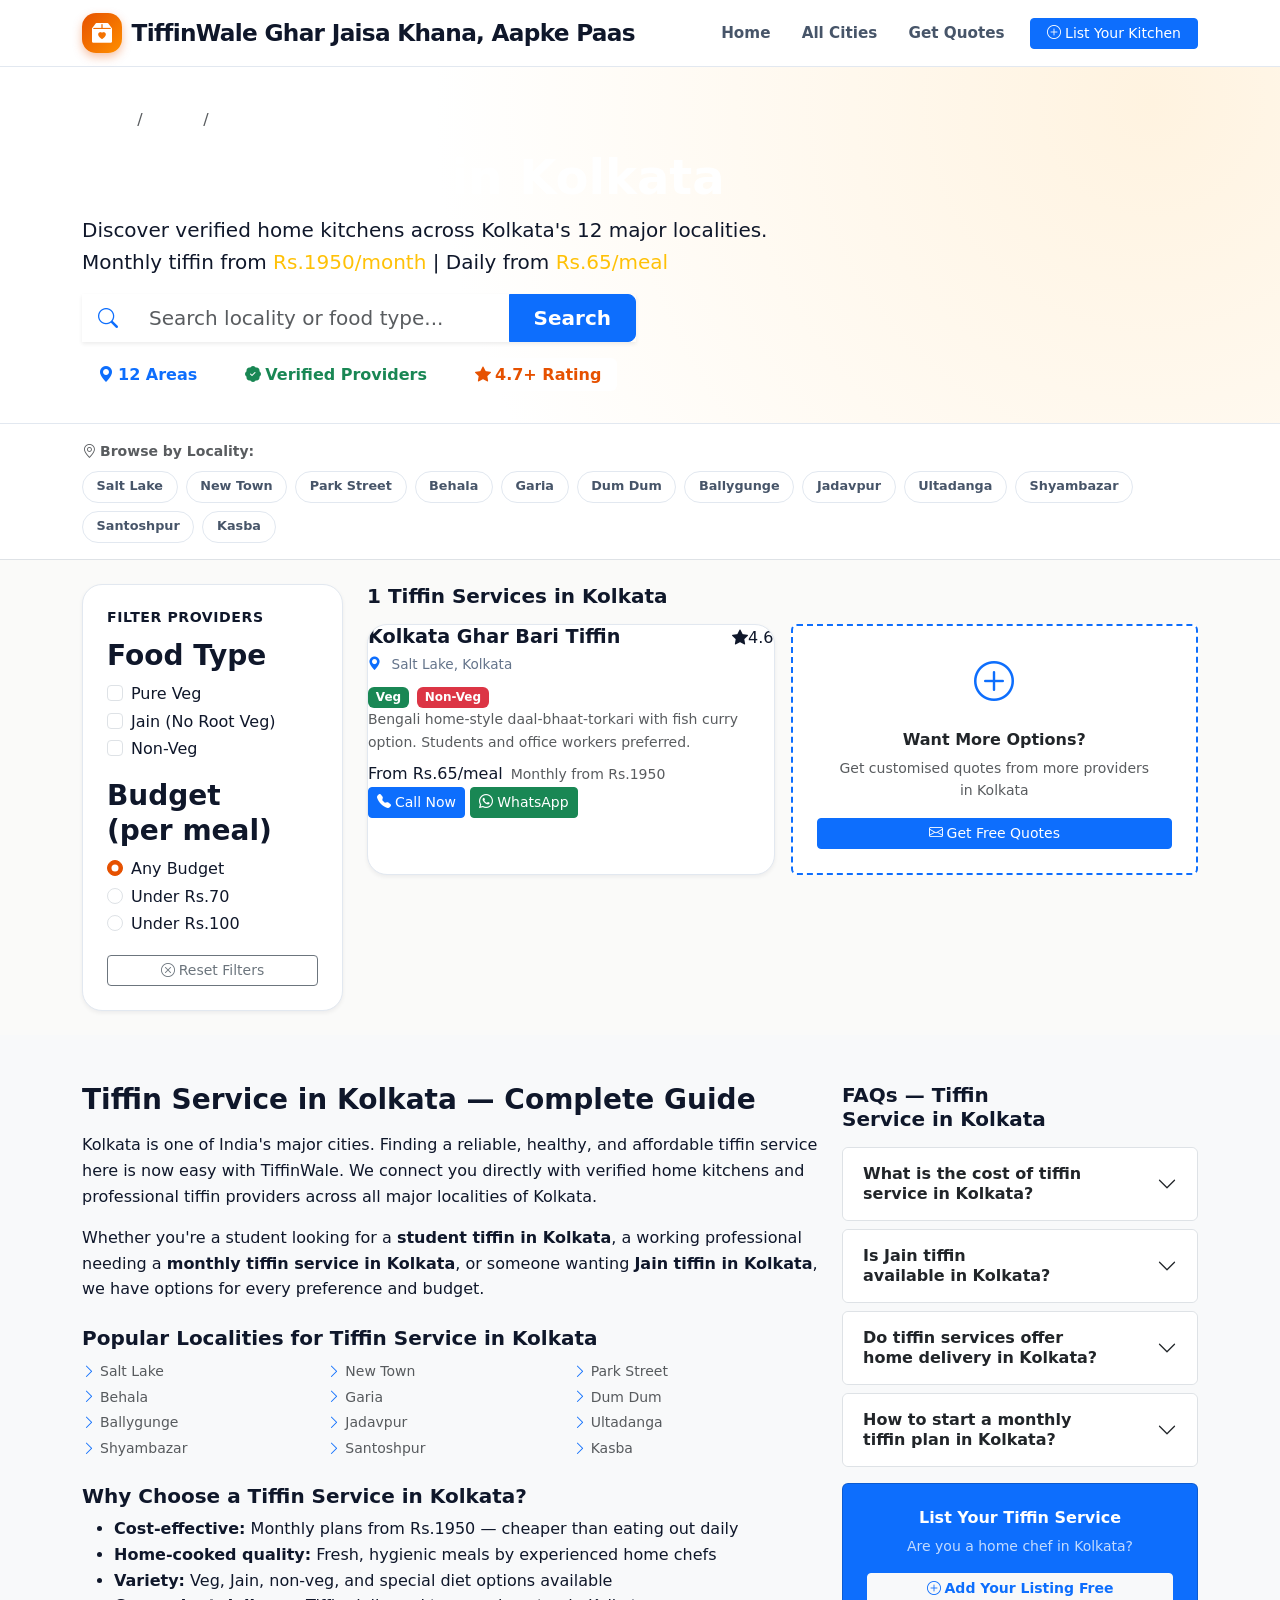
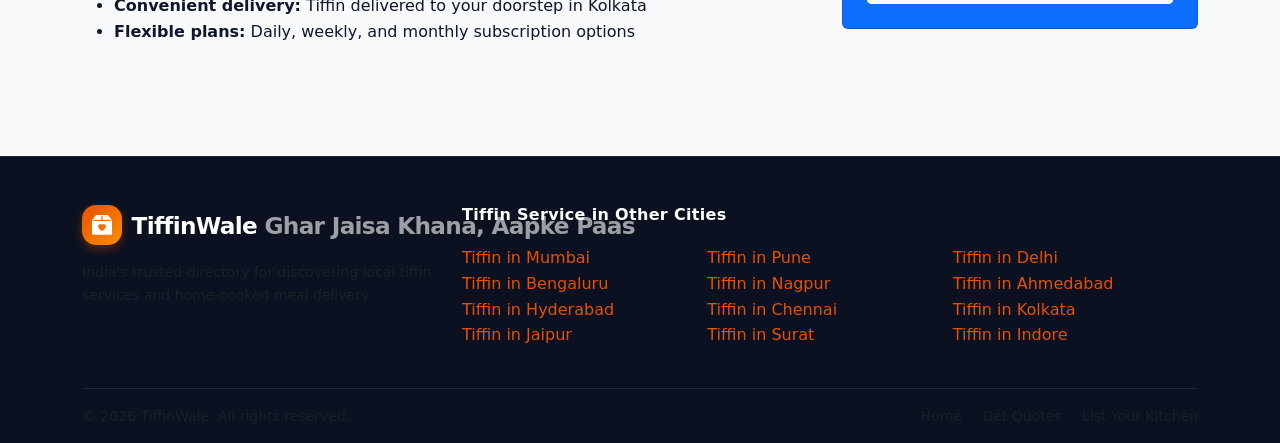
<file: tiffin-service-kolkata.html>
<!DOCTYPE html>
<html lang="en">
<head>
  <meta charset="UTF-8">
  <meta name="viewport" content="width=device-width, initial-scale=1.0">
  <meta http-equiv="X-UA-Compatible" content="IE=edge">
  <title>Tiffin Service in Kolkata | Monthly Dabba & Ghar Ka Khana</title>
  <meta name="description" content="Find best tiffin service in Kolkata. Pure veg tiffin, Jain & Bengali ghar ka khana. Monthly tiffin service in Kolkata from Rs.1950. Direct kitchen contact!">
  <meta name="keywords" content="tiffin service in Kolkata, Kolkata tiffin service, homemade food Kolkata, monthly tiffin Kolkata, veg tiffin Kolkata, dabba service Kolkata, meal delivery Kolkata, tiffin near me Kolkata">
  <meta name="robots" content="index, follow">
  <meta name="theme-color" content="#e65100">
  <link rel="canonical" href="https://akhairkar.github.io/tiffinservice/tiffin-service-kolkata.html">
  <meta name="author" content="TiffinWale">
  <meta name="geo.region" content="IN-WB">
  <meta name="geo.placename" content="Kolkata">
  <link rel="icon" type="image/svg+xml" href="favicon.svg">
  <meta property="og:type" content="website">
  <meta property="og:url" content="https://akhairkar.github.io/tiffinservice/tiffin-service-kolkata.html">
  <meta property="og:title" content="Tiffin Service in Kolkata | Monthly Dabba & Ghar Ka Khana">
  <meta property="og:description" content="Find best tiffin service in Kolkata. Pure veg tiffin, Jain & Bengali ghar ka khana. Monthly tiffin service in Kolkata from Rs.1950. Direct kitchen contact!">
  <meta property="og:site_name" content="TiffinWale">
  <meta property="og:locale" content="en_IN">
  <meta property="og:image" content="https://akhairkar.github.io/tiffinservice/city_preview.png">

  <!-- Twitter / X Meta Tags -->
  <meta name="twitter:card" content="summary_large_image">
  <meta name="twitter:url" content="https://akhairkar.github.io/tiffinservice/tiffin-service-kolkata.html">
  <meta name="twitter:title" content="Tiffin Service in Kolkata | Monthly Dabba & Ghar Ka Khana">
  <meta name="twitter:description" content="Find best tiffin service in Kolkata. Pure veg tiffin, Jain & Bengali ghar ka khana. Monthly tiffin service in Kolkata from Rs.1950. Direct kitchen contact!">
  <meta name="twitter:image" content="https://akhairkar.github.io/tiffinservice/city_preview.png">
  <link rel="preconnect" href="https://cdn.jsdelivr.net" crossorigin>
  <link rel="dns-prefetch" href="https://cdn.jsdelivr.net">
  <link rel="preload" href="css/style.css" as="style">
  <style>h1,h2,h3{text-wrap:balance}p{text-wrap:pretty}</style>
  <link rel="stylesheet" href="https://cdn.jsdelivr.net/npm/bootstrap@5.3.3/dist/css/bootstrap.min.css" integrity="sha384-QWTKZyjpPEjISv5WaRU9OFeRpok6YctnYmDr5pNlyT2bRjXh0JMhjY6hW+ALEwIH" crossorigin="anonymous">
  <link rel="stylesheet" href="https://cdn.jsdelivr.net/npm/bootstrap-icons@1.11.3/font/bootstrap-icons.min.css">
  <link rel="stylesheet" href="css/style.css">
  <script type="application/ld+json">
{
  "@context": "https://schema.org",
  "@graph": [
    {
      "@type": "BreadcrumbList",
      "itemListElement": [
        {
          "@type": "ListItem",
          "position": 1,
          "name": "Home",
          "item": "https://akhairkar.github.io/tiffinservice/"
        },
        {
          "@type": "ListItem",
          "position": 2,
          "name": "Cities",
          "item": "https://akhairkar.github.io/tiffinservice/#citiesSection"
        },
        {
          "@type": "ListItem",
          "position": 3,
          "name": "Tiffin Service in Kolkata",
          "item": "https://akhairkar.github.io/tiffinservice/tiffin-service-kolkata.html"
        }
      ]
    },
    {
      "@type": "CollectionPage",
      "name": "Tiffin Services in Kolkata",
      "description": "Directory of verified tiffin services in Kolkata, West Bengal providing homemade daily and monthly meals.",
      "url": "https://akhairkar.github.io/tiffinservice/tiffin-service-kolkata.html"
    },
    {
      "@type": "LocalBusiness",
      "@id": "https://akhairkar.github.io/tiffinservice/tiffin-service-kolkata.html#provider-1",
      "name": "Kolkata Ghar Bari Tiffin",
      "description": "Bengali home-style daal-bhaat-torkari with fish curry option. Students and office workers preferred.",
      "address": {
        "@type": "PostalAddress",
        "addressLocality": "Kolkata",
        "addressRegion": "West Bengal",
        "addressCountry": "IN"
      },
      "geo": {
        "@type": "GeoCoordinates",
        "latitude": 22.5726,
        "longitude": 88.3639
      },
      "telephone": "+919876543222",
      "priceRange": "Rs.65+",
      "servesCuisine": [
        "Bengali",
        "North Indian",
        "Pure Veg"
      ],
      "areaServed": "Kolkata",
      "aggregateRating": {
        "@type": "AggregateRating",
        "ratingValue": 4.6,
        "reviewCount": "47",
        "bestRating": "5"
      },
      "openingHoursSpecification": [
        {
          "@type": "OpeningHoursSpecification",
          "dayOfWeek": [
            "Monday",
            "Tuesday",
            "Wednesday",
            "Thursday",
            "Friday",
            "Saturday"
          ],
          "opens": "08:00",
          "closes": "21:00"
        }
      ],
      "openingHours": "Mo-Sa 08:00-21:00"
    },
    {
      "@type": "FAQPage",
      "mainEntity": [
        {
          "@type": "Question",
          "name": "What is the cost of tiffin service in Kolkata?",
          "acceptedAnswer": {
            "@type": "Answer",
            "text": "Tiffin services in Kolkata start from Rs.65/meal. Monthly plans range from Rs.1950 to Rs.3,500 depending on meals and food type."
          }
        },
        {
          "@type": "Question",
          "name": "Is Jain tiffin available in Kolkata?",
          "acceptedAnswer": {
            "@type": "Answer",
            "text": "Yes! Several providers in Kolkata offer 100% Jain tiffin without onion, garlic, and root vegetables. Contact providers to confirm their Jain menu."
          }
        },
        {
          "@type": "Question",
          "name": "Do tiffin services offer home delivery in Kolkata?",
          "acceptedAnswer": {
            "@type": "Answer",
            "text": "Most providers offer free home delivery within 3-5 km. Some also deliver to offices and PG accommodations in Kolkata."
          }
        },
        {
          "@type": "Question",
          "name": "How to start a monthly tiffin plan in Kolkata?",
          "acceptedAnswer": {
            "@type": "Answer",
            "text": "Click \"Call Now\" or \"WhatsApp\" on any provider card, mention your area in Kolkata and food preferences, and they will share monthly plan details."
          }
        }
      ]
    }
  ]
}
  </script>
</head>
<body>

  <header class="site-header" id="siteHeader">
    <div class="container-xl">
      <nav class="navbar navbar-expand-lg py-2" aria-label="Main navigation">
        <a class="navbar-brand brand-logo" href="index.html" aria-label="TiffinWale Homepage">
          <div class="brand-icon-box" aria-hidden="true"><i class="bi bi-box2-heart-fill"></i></div>
          <div class="brand-text-block">
            <span class="brand-name">TiffinWale</span>
            <span class="brand-tagline">Ghar Jaisa Khana, Aapke Paas</span>
          </div>
        </a>
        <button class="navbar-toggler border-0 shadow-none" type="button" data-bs-toggle="collapse" data-bs-target="#navbarMain" aria-controls="navbarMain" aria-expanded="false" aria-label="Toggle navigation">
          <i class="bi bi-list fs-2 text-primary"></i>
        </button>
        <div class="collapse navbar-collapse" id="navbarMain">
          <ul class="navbar-nav ms-auto align-items-lg-center gap-lg-1">
            <li class="nav-item"><a class="nav-link" href="index.html">Home</a></li>
            <li class="nav-item"><a class="nav-link" href="index.html#citiesSection">All Cities</a></li>
            <li class="nav-item"><a class="nav-link" href="index.html#leadSection">Get Quotes</a></li>
            <li class="nav-item ms-lg-2">
              <a class="btn btn-primary btn-sm px-3" href="index.html#businessSection">
                <i class="bi bi-plus-circle me-1"></i>List Your Kitchen
              </a>
            </li>
          </ul>
        </div>
      </nav>
    </div>
  </header>

  <section class="city-hero-banner" aria-label="Kolkata tiffin services">
    <div class="container-xl">
      <nav aria-label="breadcrumb" class="mb-2">
        <ol class="breadcrumb breadcrumb-dark small">
          <li class="breadcrumb-item"><a href="index.html" class="text-white-50">Home</a></li>
          <li class="breadcrumb-item"><a href="index.html#citiesSection" class="text-white-50">Cities</a></li>
          <li class="breadcrumb-item active text-white" aria-current="page">Kolkata</li>
        </ol>
      </nav>
      <h1 class="display-5 fw-bold text-white mb-2">Tiffin Service in Kolkata</h1>
      <p class="lead text-white-75 mb-3">
        Discover verified home kitchens across Kolkata's 12 major localities.<br class="d-none d-md-block">
        Monthly tiffin from <strong class="text-warning">Rs.1950/month</strong> | Daily from <strong class="text-warning">Rs.65/meal</strong>
      </p>
      <div class="row g-2">
        <div class="col-12 col-md-8 col-lg-6">
          <div class="input-group input-group-lg shadow-sm">
            <span class="input-group-text bg-white border-0"><i class="bi bi-search text-primary"></i></span>
            <input type="text" class="form-control border-0" id="citySearchInput" placeholder="Search locality or food type...">
            <button class="btn btn-primary px-4 fw-semibold" onclick="applyFilters()">Search</button>
          </div>
        </div>
      </div>
      <div class="d-flex flex-wrap gap-3 mt-3">
        <span class="badge bg-white text-primary fs-6 fw-semibold px-3 py-2"><i class="bi bi-geo-alt-fill me-1"></i>12 Areas</span>
        <span class="badge bg-white text-success fs-6 fw-semibold px-3 py-2"><i class="bi bi-patch-check-fill me-1"></i>Verified Providers</span>
        <span class="badge bg-white fs-6 fw-semibold px-3 py-2" style="color:#e65100"><i class="bi bi-star-fill me-1"></i>4.7+ Rating</span>
      </div>
    </div>
  </section>

  <section class="bg-white border-bottom py-3">
    <div class="container-xl">
      <p class="small text-muted fw-semibold mb-2"><i class="bi bi-geo-alt me-1"></i>Browse by Locality:</p>
      <div class="d-flex flex-wrap gap-2">
          <a href="https://akhairkar.github.io/tiffinservice/tiffin-service-kolkata.html" class="locality-chip">Salt Lake</a>
          <a href="https://akhairkar.github.io/tiffinservice/tiffin-service-kolkata.html" class="locality-chip">New Town</a>
          <a href="https://akhairkar.github.io/tiffinservice/tiffin-service-kolkata.html" class="locality-chip">Park Street</a>
          <a href="https://akhairkar.github.io/tiffinservice/tiffin-service-kolkata.html" class="locality-chip">Behala</a>
          <a href="https://akhairkar.github.io/tiffinservice/tiffin-service-kolkata.html" class="locality-chip">Garia</a>
          <a href="https://akhairkar.github.io/tiffinservice/tiffin-service-kolkata.html" class="locality-chip">Dum Dum</a>
          <a href="https://akhairkar.github.io/tiffinservice/tiffin-service-kolkata.html" class="locality-chip">Ballygunge</a>
          <a href="https://akhairkar.github.io/tiffinservice/tiffin-service-kolkata.html" class="locality-chip">Jadavpur</a>
          <a href="https://akhairkar.github.io/tiffinservice/tiffin-service-kolkata.html" class="locality-chip">Ultadanga</a>
          <a href="https://akhairkar.github.io/tiffinservice/tiffin-service-kolkata.html" class="locality-chip">Shyambazar</a>
          <a href="https://akhairkar.github.io/tiffinservice/tiffin-service-kolkata.html" class="locality-chip">Santoshpur</a>
          <a href="https://akhairkar.github.io/tiffinservice/tiffin-service-kolkata.html" class="locality-chip">Kasba</a>
      </div>
    </div>
  </section>

  <section class="py-4">
    <div class="container-xl">
      <div class="row g-4">

        <div class="col-lg-3 d-none d-lg-block">
          <div class="filter-sidebar-card">
            <h2 class="filter-group-title">Filter Providers</h2>
            <div class="filter-group">
              <h3 class="filter-group-subtitle">Food Type</h3>
              <div class="form-check"><input class="form-check-input" type="checkbox" id="fVeg" value="Veg" onchange="applyFilters()"><label class="form-check-label" for="fVeg">Pure Veg</label></div>
              <div class="form-check"><input class="form-check-input" type="checkbox" id="fJain" value="Jain" onchange="applyFilters()"><label class="form-check-label" for="fJain">Jain (No Root Veg)</label></div>
              <div class="form-check"><input class="form-check-input" type="checkbox" id="fNonVeg" value="Non-Veg" onchange="applyFilters()"><label class="form-check-label" for="fNonVeg">Non-Veg</label></div>
            </div>
            <div class="filter-group mt-3">
              <h3 class="filter-group-subtitle">Budget (per meal)</h3>
              <div class="form-check"><input class="form-check-input" type="radio" name="priceFilter" id="pAny" value="" checked onchange="applyFilters()"><label class="form-check-label" for="pAny">Any Budget</label></div>
              <div class="form-check"><input class="form-check-input" type="radio" name="priceFilter" id="p70" value="70" onchange="applyFilters()"><label class="form-check-label" for="p70">Under Rs.70</label></div>
              <div class="form-check"><input class="form-check-input" type="radio" name="priceFilter" id="p100" value="100" onchange="applyFilters()"><label class="form-check-label" for="p100">Under Rs.100</label></div>
            </div>
            <button class="btn btn-outline-secondary btn-sm w-100 mt-3" onclick="resetFilters()"><i class="bi bi-x-circle me-1"></i>Reset Filters</button>
          </div>
        </div>

        <div class="col-lg-9">
          <div class="d-flex justify-content-between align-items-center mb-3">
            <h2 class="h5 fw-bold mb-0"><span id="resultsCount">1</span> Tiffin Services in Kolkata</h2>
            <button class="btn btn-outline-primary btn-sm d-lg-none" data-bs-toggle="offcanvas" data-bs-target="#mobileFilters"><i class="bi bi-funnel me-1"></i>Filters</button>
          </div>
          <div id="providerCardsGrid" class="row g-3">
            <div class="col-12 col-md-6" data-food-types="Veg,Non-Veg" data-price="65" data-locality="salt lake">
              <article class="provider-card h-100" id="provider-1" itemscope itemtype="https://schema.org/LocalBusiness">
                <div class="provider-card-header">
                  <div class="d-flex align-items-start justify-content-between gap-2">
                    <div>
                      <h3 class="provider-name" itemprop="name">Kolkata Ghar Bari Tiffin</h3>
                      <p class="provider-location mb-1"><i class="bi bi-geo-alt-fill text-primary me-1"></i>Salt Lake, Kolkata</p>
                    </div>
                    <div class="rating-badge" itemprop="aggregateRating" itemscope itemtype="https://schema.org/AggregateRating">
                      <i class="bi bi-star-fill"></i><span itemprop="ratingValue">4.6</span>
                      <meta itemprop="reviewCount" content="47">
                    </div>
                  </div>
                  <div class="d-flex flex-wrap gap-1 mt-2"><span class="badge bg-success me-1">Veg</span><span class="badge bg-danger me-1">Non-Veg</span><span class="badge verified-badge"><i class="bi bi-patch-check-fill me-1"></i>Verified</span></div>
                </div>
                <div class="provider-card-body">
                  <p class="small text-muted mb-2" itemprop="description">Bengali home-style daal-bhaat-torkari with fish curry option. Students and office workers preferred.</p>
                  <div class="price-row"><span class="price-per-meal" itemprop="priceRange">From Rs.65/meal</span><span class="text-muted small ms-2">Monthly from Rs.1950</span></div>
                </div>
                <div class="provider-card-footer">
                  <a href="tel:+919876543222" class="btn btn-primary btn-sm flex-grow-1"><i class="bi bi-telephone-fill me-1"></i>Call Now</a>
                  <a href="https://wa.me/919876543222?text=Hi%2C+I+found+you+on+TiffinWale.+Interested+in+tiffin+in+Kolkata." class="btn btn-success btn-sm flex-grow-1" target="_blank" rel="noopener noreferrer"><i class="bi bi-whatsapp me-1"></i>WhatsApp</a>
                </div>
              </article>
            </div>

            <div class="col-12 col-md-6">
              <div class="card border-primary h-100 text-center p-4 d-flex flex-column justify-content-center" style="border-style:dashed!important;border-width:2px!important">
                <i class="bi bi-plus-circle text-primary fs-1 mb-3"></i>
                <h3 class="h6 fw-bold">Want More Options?</h3>
                <p class="small text-muted">Get customised quotes from more providers in Kolkata</p>
                <a href="index.html#leadSection" class="btn btn-primary btn-sm"><i class="bi bi-envelope me-1"></i>Get Free Quotes</a>
              </div>
            </div>
          </div>
        </div>
      </div>
    </div>
  </section>

  <section class="bg-light py-5">
    <div class="container-xl">
      <div class="row g-4">
        <div class="col-lg-8">
          <h2 class="h3 fw-bold mb-3">Tiffin Service in Kolkata — Complete Guide</h2>
          <p>Kolkata is one of India's major cities. Finding a reliable, healthy, and affordable tiffin service here is now easy with TiffinWale. We connect you directly with verified home kitchens and professional tiffin providers across all major localities of Kolkata.</p>
          <p>Whether you're a student looking for a <strong>student tiffin in Kolkata</strong>, a working professional needing a <strong>monthly tiffin service in Kolkata</strong>, or someone wanting <strong>Jain tiffin in Kolkata</strong>, we have options for every preference and budget.</p>
          <h3 class="h5 fw-bold mt-4">Popular Localities for Tiffin Service in Kolkata</h3>
          <ul class="row row-cols-2 row-cols-md-3 list-unstyled g-0 ps-0">
            <li class="col"><a href="https://akhairkar.github.io/tiffinservice/tiffin-service-kolkata.html" class="text-decoration-none text-muted small"><i class="bi bi-chevron-right text-primary me-1"></i>Salt Lake</a></li>
            <li class="col"><a href="https://akhairkar.github.io/tiffinservice/tiffin-service-kolkata.html" class="text-decoration-none text-muted small"><i class="bi bi-chevron-right text-primary me-1"></i>New Town</a></li>
            <li class="col"><a href="https://akhairkar.github.io/tiffinservice/tiffin-service-kolkata.html" class="text-decoration-none text-muted small"><i class="bi bi-chevron-right text-primary me-1"></i>Park Street</a></li>
            <li class="col"><a href="https://akhairkar.github.io/tiffinservice/tiffin-service-kolkata.html" class="text-decoration-none text-muted small"><i class="bi bi-chevron-right text-primary me-1"></i>Behala</a></li>
            <li class="col"><a href="https://akhairkar.github.io/tiffinservice/tiffin-service-kolkata.html" class="text-decoration-none text-muted small"><i class="bi bi-chevron-right text-primary me-1"></i>Garia</a></li>
            <li class="col"><a href="https://akhairkar.github.io/tiffinservice/tiffin-service-kolkata.html" class="text-decoration-none text-muted small"><i class="bi bi-chevron-right text-primary me-1"></i>Dum Dum</a></li>
            <li class="col"><a href="https://akhairkar.github.io/tiffinservice/tiffin-service-kolkata.html" class="text-decoration-none text-muted small"><i class="bi bi-chevron-right text-primary me-1"></i>Ballygunge</a></li>
            <li class="col"><a href="https://akhairkar.github.io/tiffinservice/tiffin-service-kolkata.html" class="text-decoration-none text-muted small"><i class="bi bi-chevron-right text-primary me-1"></i>Jadavpur</a></li>
            <li class="col"><a href="https://akhairkar.github.io/tiffinservice/tiffin-service-kolkata.html" class="text-decoration-none text-muted small"><i class="bi bi-chevron-right text-primary me-1"></i>Ultadanga</a></li>
            <li class="col"><a href="https://akhairkar.github.io/tiffinservice/tiffin-service-kolkata.html" class="text-decoration-none text-muted small"><i class="bi bi-chevron-right text-primary me-1"></i>Shyambazar</a></li>
            <li class="col"><a href="https://akhairkar.github.io/tiffinservice/tiffin-service-kolkata.html" class="text-decoration-none text-muted small"><i class="bi bi-chevron-right text-primary me-1"></i>Santoshpur</a></li>
            <li class="col"><a href="https://akhairkar.github.io/tiffinservice/tiffin-service-kolkata.html" class="text-decoration-none text-muted small"><i class="bi bi-chevron-right text-primary me-1"></i>Kasba</a></li>
          </ul>
          <h3 class="h5 fw-bold mt-4">Why Choose a Tiffin Service in Kolkata?</h3>
          <ul>
            <li><strong>Cost-effective:</strong> Monthly plans from Rs.1950 — cheaper than eating out daily</li>
            <li><strong>Home-cooked quality:</strong> Fresh, hygienic meals by experienced home chefs</li>
            <li><strong>Variety:</strong> Veg, Jain, non-veg, and special diet options available</li>
            <li><strong>Convenient delivery:</strong> Tiffin delivered to your doorstep in Kolkata</li>
            <li><strong>Flexible plans:</strong> Daily, weekly, and monthly subscription options</li>
          </ul>
        </div>
        <div class="col-lg-4">
          <h2 class="h5 fw-bold mb-3">FAQs — Tiffin Service in Kolkata</h2>
          <div class="accordion accordion-flush" id="cityFaq">
            <div class="accordion-item border rounded mb-2">
              <h3 class="accordion-header">
                <button class="accordion-button collapsed rounded fw-semibold" type="button" data-bs-toggle="collapse" data-bs-target="#faq1">What is the cost of tiffin service in Kolkata?</button>
              </h3>
              <div id="faq1" class="accordion-collapse collapse" data-bs-parent="#cityFaq">
                <div class="accordion-body small text-muted">Tiffin services in Kolkata start from Rs.65/meal. Monthly plans range from Rs.1950 to Rs.3,500 depending on meals and food type.</div>
              </div>
            </div>
            <div class="accordion-item border rounded mb-2">
              <h3 class="accordion-header">
                <button class="accordion-button collapsed rounded fw-semibold" type="button" data-bs-toggle="collapse" data-bs-target="#faq2">Is Jain tiffin available in Kolkata?</button>
              </h3>
              <div id="faq2" class="accordion-collapse collapse" data-bs-parent="#cityFaq">
                <div class="accordion-body small text-muted">Yes! Several providers in Kolkata offer 100% Jain tiffin without onion, garlic, and root vegetables. Contact providers to confirm their Jain menu.</div>
              </div>
            </div>
            <div class="accordion-item border rounded mb-2">
              <h3 class="accordion-header">
                <button class="accordion-button collapsed rounded fw-semibold" type="button" data-bs-toggle="collapse" data-bs-target="#faq3">Do tiffin services offer home delivery in Kolkata?</button>
              </h3>
              <div id="faq3" class="accordion-collapse collapse" data-bs-parent="#cityFaq">
                <div class="accordion-body small text-muted">Most providers offer free home delivery within 3-5 km. Some also deliver to offices and PG accommodations in Kolkata.</div>
              </div>
            </div>
            <div class="accordion-item border rounded mb-2">
              <h3 class="accordion-header">
                <button class="accordion-button collapsed rounded fw-semibold" type="button" data-bs-toggle="collapse" data-bs-target="#faq4">How to start a monthly tiffin plan in Kolkata?</button>
              </h3>
              <div id="faq4" class="accordion-collapse collapse" data-bs-parent="#cityFaq">
                <div class="accordion-body small text-muted">Click "Call Now" or "WhatsApp" on any provider card, mention your area in Kolkata and food preferences, and they will share monthly plan details.</div>
              </div>
            </div>
          </div>
          <div class="card bg-primary text-white text-center p-4 mt-3">
            <h3 class="h6 fw-bold mb-2">List Your Tiffin Service</h3>
            <p class="small mb-3 opacity-75">Are you a home chef in Kolkata?</p>
            <a href="index.html#businessSection" class="btn btn-light btn-sm text-primary fw-semibold"><i class="bi bi-plus-circle me-1"></i>Add Your Listing Free</a>
          </div>
        </div>
      </div>
    </div>
  </section>

  <div class="offcanvas offcanvas-start" tabindex="-1" id="mobileFilters" aria-labelledby="mobileFiltersLabel">
    <div class="offcanvas-header border-bottom">
      <h2 class="offcanvas-title h6 fw-bold" id="mobileFiltersLabel"><i class="bi bi-funnel me-2"></i>Filter Providers</h2>
      <button type="button" class="btn-close" data-bs-dismiss="offcanvas" aria-label="Close"></button>
    </div>
    <div class="offcanvas-body">
      <div class="form-check"><input class="form-check-input" type="checkbox" id="mfVeg" value="Veg" onchange="applyFilters()"><label class="form-check-label" for="mfVeg">Pure Veg</label></div>
      <div class="form-check"><input class="form-check-input" type="checkbox" id="mfJain" value="Jain" onchange="applyFilters()"><label class="form-check-label" for="mfJain">Jain</label></div>
      <div class="form-check"><input class="form-check-input" type="checkbox" id="mfNonVeg" value="Non-Veg" onchange="applyFilters()"><label class="form-check-label" for="mfNonVeg">Non-Veg</label></div>
      <button class="btn btn-primary w-100 mt-4" data-bs-dismiss="offcanvas" onclick="applyFilters()">Apply Filters</button>
      <button class="btn btn-outline-secondary w-100 mt-2" onclick="resetFilters()">Reset</button>
    </div>
  </div>

  <footer class="site-footer pt-5 pb-3 mt-5">
    <div class="container-xl">
      <div class="row g-4">
        <div class="col-lg-4">
          <a class="navbar-brand brand-logo mb-3 d-inline-flex" href="index.html">
            <div class="brand-icon-box" aria-hidden="true"><i class="bi bi-box2-heart-fill"></i></div>
            <div class="brand-text-block">
              <span class="brand-name text-white">TiffinWale</span>
              <span class="brand-tagline" style="color:rgba(255,255,255,0.6)">Ghar Jaisa Khana, Aapke Paas</span>
            </div>
          </a>
          <p class="text-muted small">India's trusted directory for discovering local tiffin services and home-cooked meal delivery.</p>
        </div>
        <div class="col-lg-8">
          <h3 class="footer-heading">Tiffin Service in Other Cities</h3>
          <ul class="footer-links list-unstyled row row-cols-2 row-cols-md-3 g-0">
            <li><a href="tiffin-service-mumbai.html">Tiffin in Mumbai</a></li>
            <li><a href="tiffin-service-pune.html">Tiffin in Pune</a></li>
            <li><a href="tiffin-service-delhi.html">Tiffin in Delhi</a></li>
            <li><a href="tiffin-service-bengaluru.html">Tiffin in Bengaluru</a></li>
            <li><a href="tiffin-service-nagpur.html">Tiffin in Nagpur</a></li>
            <li><a href="tiffin-service-ahmedabad.html">Tiffin in Ahmedabad</a></li>
            <li><a href="tiffin-service-hyderabad.html">Tiffin in Hyderabad</a></li>
            <li><a href="tiffin-service-chennai.html">Tiffin in Chennai</a></li>
            <li><a href="tiffin-service-kolkata.html">Tiffin in Kolkata</a></li>
            <li><a href="tiffin-service-jaipur.html">Tiffin in Jaipur</a></li>
            <li><a href="tiffin-service-surat.html">Tiffin in Surat</a></li>
            <li><a href="tiffin-service-indore.html">Tiffin in Indore</a></li>
          </ul>
        </div>
      </div>
      <hr class="border-secondary mt-4">
      <div class="d-flex flex-column flex-md-row justify-content-between align-items-center gap-2 text-muted small">
        <p class="mb-0">&copy; 2026 TiffinWale. All rights reserved.</p>
        <p class="mb-0">
          <a href="index.html" class="text-muted text-decoration-none me-3">Home</a>
          <a href="index.html#leadSection" class="text-muted text-decoration-none me-3">Get Quotes</a>
          <a href="index.html#businessSection" class="text-muted text-decoration-none">List Your Kitchen</a>
        </p>
      </div>
    </div>
  </footer>

  <script src="https://cdn.jsdelivr.net/npm/bootstrap@5.3.3/dist/js/bootstrap.bundle.min.js" integrity="sha384-YvpcrYf0tY3lHB60NNkmXc4s9bIOgUxi8T/jzmBQzP3vLFsFixfS4l5vQ/7Kqx" crossorigin="anonymous"></script>
  <script>
    const header = document.getElementById("siteHeader");
    window.addEventListener("scroll", function() { header.classList.toggle("scrolled", window.scrollY > 50); }, { passive: true });

    function applyFilters() {
      var cards = document.querySelectorAll("[data-food-types]");
      var checkedFoods = Array.from(document.querySelectorAll("input[type=checkbox]:checked")).map(function(cb) { return cb.value; });
      var priceFilter = (document.querySelector("input[name=priceFilter]:checked") || {}).value || "";
      var searchTerm = (document.getElementById("citySearchInput") || {}).value || "";
      searchTerm = searchTerm.toLowerCase();
      var visible = 0;
      cards.forEach(function(card) {
        var foodTypes = card.dataset.foodTypes.split(",");
        var price = parseInt(card.dataset.price);
        var locality = card.dataset.locality;
        var foodMatch = checkedFoods.length === 0 || checkedFoods.some(function(f) { return foodTypes.indexOf(f) > -1; });
        var priceMatch = !priceFilter || price <= parseInt(priceFilter);
        var searchMatch = !searchTerm || locality.indexOf(searchTerm) > -1;
        var show = foodMatch && priceMatch && searchMatch;
        card.style.display = show ? "" : "none";
        if (show) visible++;
      });
      var countEl = document.getElementById("resultsCount");
      if (countEl) countEl.textContent = visible;
    }

    function resetFilters() {
      document.querySelectorAll("input[type=checkbox]").forEach(function(cb) { cb.checked = false; });
      var anyRadio = document.getElementById("pAny");
      if (anyRadio) anyRadio.checked = true;
      var s = document.getElementById("citySearchInput");
      if (s) s.value = "";
      applyFilters();
    }
  </script>
</body>
</html>
</file>
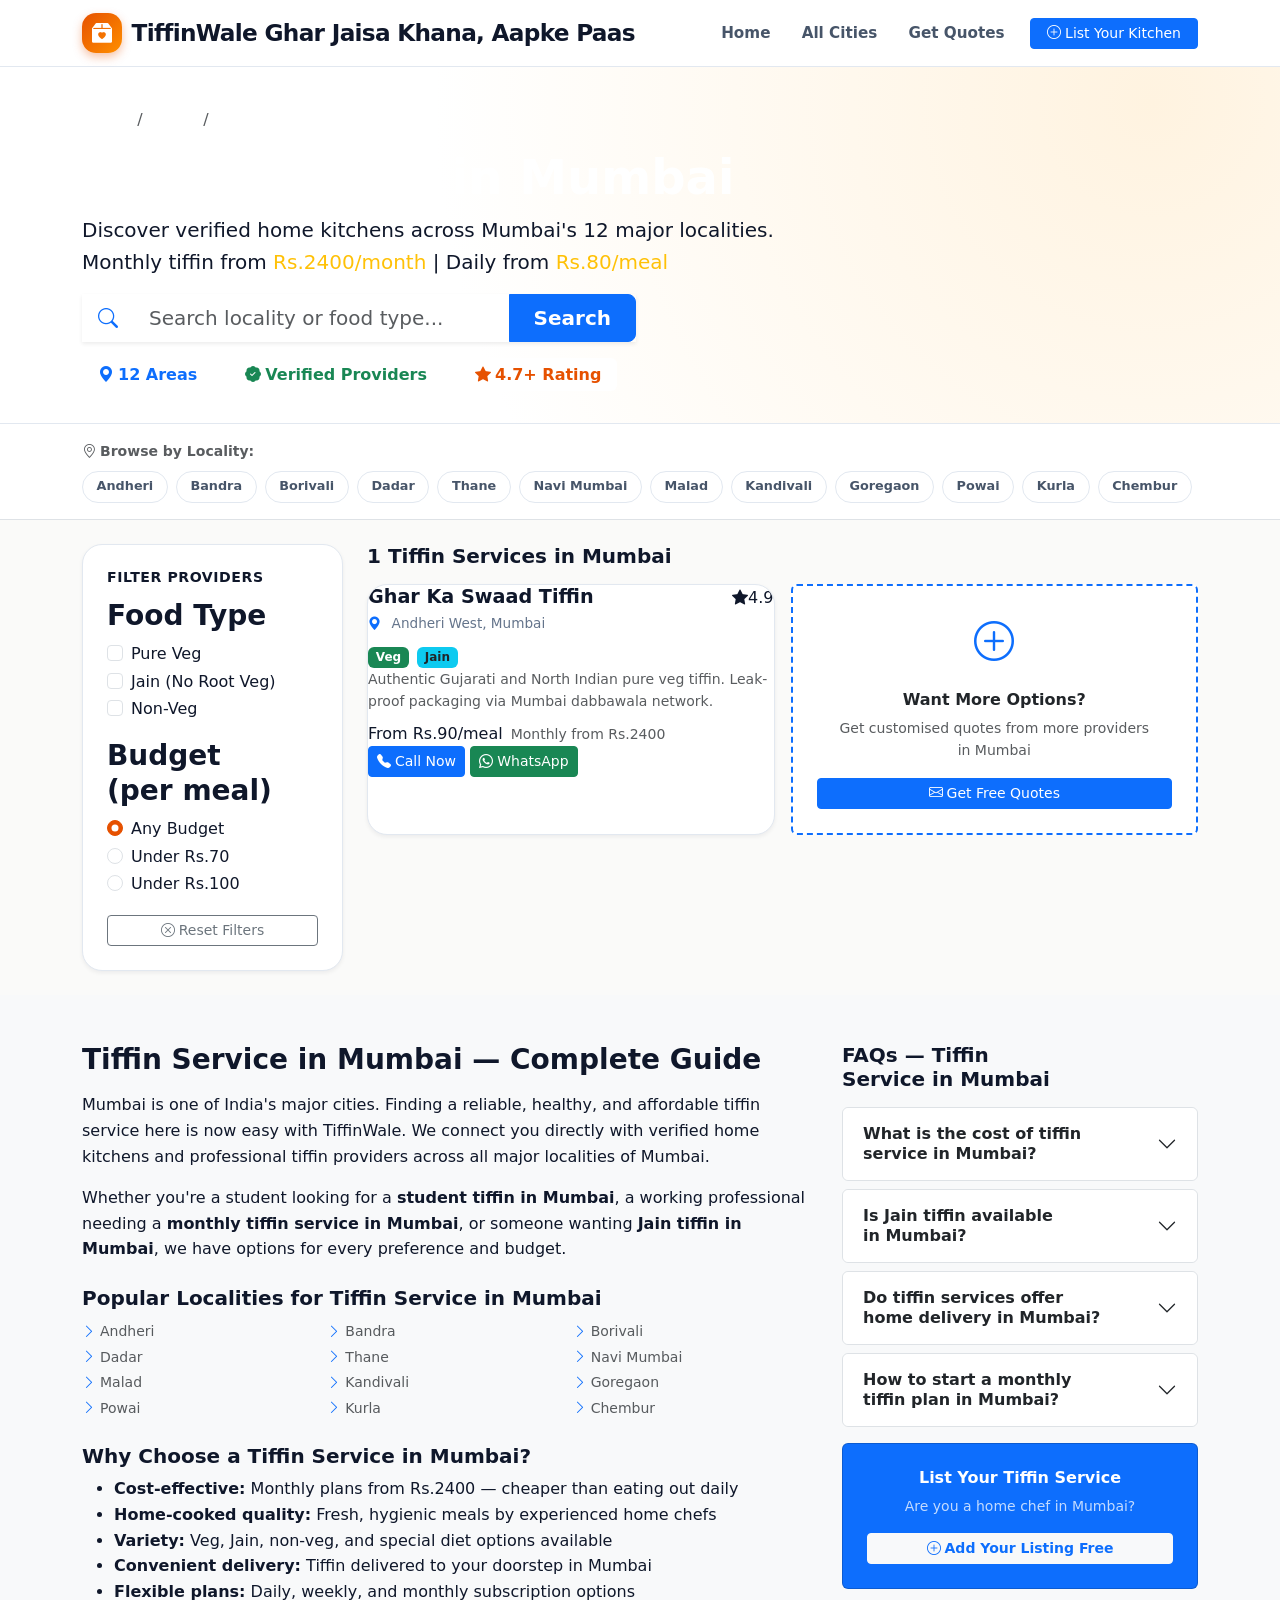
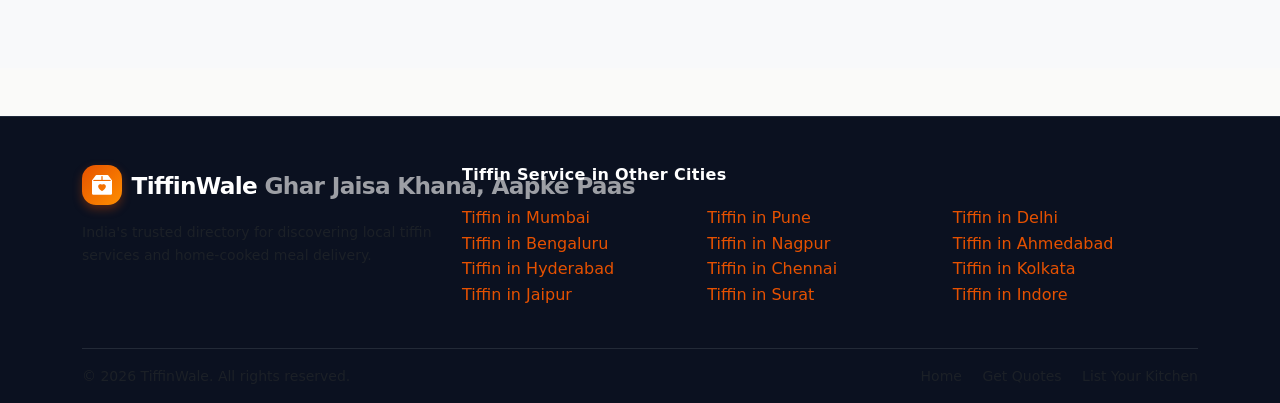
<file: tiffin-service-mumbai.html>
<!DOCTYPE html>
<html lang="en">
<head>
  <meta charset="UTF-8">
  <meta name="viewport" content="width=device-width, initial-scale=1.0">
  <meta http-equiv="X-UA-Compatible" content="IE=edge">
  <title>Tiffin Service in Mumbai | Monthly Dabba & Ghar Ka Khana</title>
  <meta name="description" content="Find best tiffin service in Mumbai. Pure veg tiffin, Jain & non-veg ghar ka khana. Monthly tiffin service in Mumbai from Rs.2400. Direct kitchen contact!">
  <meta name="keywords" content="tiffin service in Mumbai, Mumbai tiffin service, homemade food Mumbai, monthly tiffin Mumbai, veg tiffin Mumbai, dabba service Mumbai, meal delivery Mumbai, tiffin near me Mumbai">
  <meta name="robots" content="index, follow">
  <meta name="theme-color" content="#e65100">
  <link rel="canonical" href="https://akhairkar.github.io/tiffinservice/tiffin-service-mumbai.html">
  <meta name="author" content="TiffinWale">
  <meta name="geo.region" content="IN-MH">
  <meta name="geo.placename" content="Mumbai">
  <link rel="icon" type="image/svg+xml" href="favicon.svg">
  <meta property="og:type" content="website">
  <meta property="og:url" content="https://akhairkar.github.io/tiffinservice/tiffin-service-mumbai.html">
  <meta property="og:title" content="Tiffin Service in Mumbai | Monthly Dabba & Ghar Ka Khana">
  <meta property="og:description" content="Find best tiffin service in Mumbai. Pure veg tiffin, Jain & non-veg ghar ka khana. Monthly tiffin service in Mumbai from Rs.2400. Direct kitchen contact!">
  <meta property="og:site_name" content="TiffinWale">
  <meta property="og:locale" content="en_IN">
  <meta property="og:image" content="https://akhairkar.github.io/tiffinservice/city_preview.png">

  <!-- Twitter / X Meta Tags -->
  <meta name="twitter:card" content="summary_large_image">
  <meta name="twitter:url" content="https://akhairkar.github.io/tiffinservice/tiffin-service-mumbai.html">
  <meta name="twitter:title" content="Tiffin Service in Mumbai | Monthly Dabba & Ghar Ka Khana">
  <meta name="twitter:description" content="Find best tiffin service in Mumbai. Pure veg tiffin, Jain & non-veg ghar ka khana. Monthly tiffin service in Mumbai from Rs.2400. Direct kitchen contact!">
  <meta name="twitter:image" content="https://akhairkar.github.io/tiffinservice/city_preview.png">
  <link rel="preconnect" href="https://cdn.jsdelivr.net" crossorigin>
  <link rel="dns-prefetch" href="https://cdn.jsdelivr.net">
  <link rel="preload" href="css/style.css" as="style">
  <style>h1,h2,h3{text-wrap:balance}p{text-wrap:pretty}</style>
  <link rel="stylesheet" href="https://cdn.jsdelivr.net/npm/bootstrap@5.3.3/dist/css/bootstrap.min.css" integrity="sha384-QWTKZyjpPEjISv5WaRU9OFeRpok6YctnYmDr5pNlyT2bRjXh0JMhjY6hW+ALEwIH" crossorigin="anonymous">
  <link rel="stylesheet" href="https://cdn.jsdelivr.net/npm/bootstrap-icons@1.11.3/font/bootstrap-icons.min.css">
  <link rel="stylesheet" href="css/style.css">
  <script type="application/ld+json">
{
  "@context": "https://schema.org",
  "@graph": [
    {
      "@type": "BreadcrumbList",
      "itemListElement": [
        {
          "@type": "ListItem",
          "position": 1,
          "name": "Home",
          "item": "https://akhairkar.github.io/tiffinservice/"
        },
        {
          "@type": "ListItem",
          "position": 2,
          "name": "Cities",
          "item": "https://akhairkar.github.io/tiffinservice/#citiesSection"
        },
        {
          "@type": "ListItem",
          "position": 3,
          "name": "Tiffin Service in Mumbai",
          "item": "https://akhairkar.github.io/tiffinservice/tiffin-service-mumbai.html"
        }
      ]
    },
    {
      "@type": "CollectionPage",
      "name": "Tiffin Services in Mumbai",
      "description": "Directory of verified tiffin services in Mumbai, Maharashtra providing homemade daily and monthly meals.",
      "url": "https://akhairkar.github.io/tiffinservice/tiffin-service-mumbai.html"
    },
    {
      "@type": "LocalBusiness",
      "@id": "https://akhairkar.github.io/tiffinservice/tiffin-service-mumbai.html#provider-1",
      "name": "Ghar Ka Swaad Tiffin",
      "description": "Authentic Gujarati and North Indian pure veg tiffin. Leak-proof packaging via Mumbai dabbawala network.",
      "address": {
        "@type": "PostalAddress",
        "addressLocality": "Mumbai",
        "addressRegion": "Maharashtra",
        "addressCountry": "IN"
      },
      "geo": {
        "@type": "GeoCoordinates",
        "latitude": 19.076,
        "longitude": 72.8777
      },
      "telephone": "+919876543211",
      "priceRange": "Rs.90+",
      "servesCuisine": [
        "North Indian",
        "Gujarati",
        "Maharashtrian",
        "Pure Veg"
      ],
      "areaServed": "Mumbai",
      "aggregateRating": {
        "@type": "AggregateRating",
        "ratingValue": 4.9,
        "reviewCount": "47",
        "bestRating": "5"
      },
      "openingHoursSpecification": [
        {
          "@type": "OpeningHoursSpecification",
          "dayOfWeek": [
            "Monday",
            "Tuesday",
            "Wednesday",
            "Thursday",
            "Friday",
            "Saturday"
          ],
          "opens": "08:00",
          "closes": "21:00"
        }
      ],
      "openingHours": "Mo-Sa 08:00-21:00"
    },
    {
      "@type": "FAQPage",
      "mainEntity": [
        {
          "@type": "Question",
          "name": "What is the cost of tiffin service in Mumbai?",
          "acceptedAnswer": {
            "@type": "Answer",
            "text": "Tiffin services in Mumbai start from Rs.80/meal. Monthly plans range from Rs.2400 to Rs.3,500 depending on meals and food type."
          }
        },
        {
          "@type": "Question",
          "name": "Is Jain tiffin available in Mumbai?",
          "acceptedAnswer": {
            "@type": "Answer",
            "text": "Yes! Several providers in Mumbai offer 100% Jain tiffin without onion, garlic, and root vegetables. Contact providers to confirm their Jain menu."
          }
        },
        {
          "@type": "Question",
          "name": "Do tiffin services offer home delivery in Mumbai?",
          "acceptedAnswer": {
            "@type": "Answer",
            "text": "Most providers offer free home delivery within 3-5 km. Some also deliver to offices and PG accommodations in Mumbai."
          }
        },
        {
          "@type": "Question",
          "name": "How to start a monthly tiffin plan in Mumbai?",
          "acceptedAnswer": {
            "@type": "Answer",
            "text": "Click \"Call Now\" or \"WhatsApp\" on any provider card, mention your area in Mumbai and food preferences, and they will share monthly plan details."
          }
        }
      ]
    }
  ]
}
  </script>
</head>
<body>

  <header class="site-header" id="siteHeader">
    <div class="container-xl">
      <nav class="navbar navbar-expand-lg py-2" aria-label="Main navigation">
        <a class="navbar-brand brand-logo" href="index.html" aria-label="TiffinWale Homepage">
          <div class="brand-icon-box" aria-hidden="true"><i class="bi bi-box2-heart-fill"></i></div>
          <div class="brand-text-block">
            <span class="brand-name">TiffinWale</span>
            <span class="brand-tagline">Ghar Jaisa Khana, Aapke Paas</span>
          </div>
        </a>
        <button class="navbar-toggler border-0 shadow-none" type="button" data-bs-toggle="collapse" data-bs-target="#navbarMain" aria-controls="navbarMain" aria-expanded="false" aria-label="Toggle navigation">
          <i class="bi bi-list fs-2 text-primary"></i>
        </button>
        <div class="collapse navbar-collapse" id="navbarMain">
          <ul class="navbar-nav ms-auto align-items-lg-center gap-lg-1">
            <li class="nav-item"><a class="nav-link" href="index.html">Home</a></li>
            <li class="nav-item"><a class="nav-link" href="index.html#citiesSection">All Cities</a></li>
            <li class="nav-item"><a class="nav-link" href="index.html#leadSection">Get Quotes</a></li>
            <li class="nav-item ms-lg-2">
              <a class="btn btn-primary btn-sm px-3" href="index.html#businessSection">
                <i class="bi bi-plus-circle me-1"></i>List Your Kitchen
              </a>
            </li>
          </ul>
        </div>
      </nav>
    </div>
  </header>

  <section class="city-hero-banner" aria-label="Mumbai tiffin services">
    <div class="container-xl">
      <nav aria-label="breadcrumb" class="mb-2">
        <ol class="breadcrumb breadcrumb-dark small">
          <li class="breadcrumb-item"><a href="index.html" class="text-white-50">Home</a></li>
          <li class="breadcrumb-item"><a href="index.html#citiesSection" class="text-white-50">Cities</a></li>
          <li class="breadcrumb-item active text-white" aria-current="page">Mumbai</li>
        </ol>
      </nav>
      <h1 class="display-5 fw-bold text-white mb-2">Tiffin Service in Mumbai</h1>
      <p class="lead text-white-75 mb-3">
        Discover verified home kitchens across Mumbai's 12 major localities.<br class="d-none d-md-block">
        Monthly tiffin from <strong class="text-warning">Rs.2400/month</strong> | Daily from <strong class="text-warning">Rs.80/meal</strong>
      </p>
      <div class="row g-2">
        <div class="col-12 col-md-8 col-lg-6">
          <div class="input-group input-group-lg shadow-sm">
            <span class="input-group-text bg-white border-0"><i class="bi bi-search text-primary"></i></span>
            <input type="text" class="form-control border-0" id="citySearchInput" placeholder="Search locality or food type...">
            <button class="btn btn-primary px-4 fw-semibold" onclick="applyFilters()">Search</button>
          </div>
        </div>
      </div>
      <div class="d-flex flex-wrap gap-3 mt-3">
        <span class="badge bg-white text-primary fs-6 fw-semibold px-3 py-2"><i class="bi bi-geo-alt-fill me-1"></i>12 Areas</span>
        <span class="badge bg-white text-success fs-6 fw-semibold px-3 py-2"><i class="bi bi-patch-check-fill me-1"></i>Verified Providers</span>
        <span class="badge bg-white fs-6 fw-semibold px-3 py-2" style="color:#e65100"><i class="bi bi-star-fill me-1"></i>4.7+ Rating</span>
      </div>
    </div>
  </section>

  <section class="bg-white border-bottom py-3">
    <div class="container-xl">
      <p class="small text-muted fw-semibold mb-2"><i class="bi bi-geo-alt me-1"></i>Browse by Locality:</p>
      <div class="d-flex flex-wrap gap-2">
          <a href="https://akhairkar.github.io/tiffinservice/tiffin-service-mumbai.html" class="locality-chip">Andheri</a>
          <a href="https://akhairkar.github.io/tiffinservice/tiffin-service-mumbai.html" class="locality-chip">Bandra</a>
          <a href="https://akhairkar.github.io/tiffinservice/tiffin-service-mumbai.html" class="locality-chip">Borivali</a>
          <a href="https://akhairkar.github.io/tiffinservice/tiffin-service-mumbai.html" class="locality-chip">Dadar</a>
          <a href="https://akhairkar.github.io/tiffinservice/tiffin-service-mumbai.html" class="locality-chip">Thane</a>
          <a href="https://akhairkar.github.io/tiffinservice/tiffin-service-mumbai.html" class="locality-chip">Navi Mumbai</a>
          <a href="https://akhairkar.github.io/tiffinservice/tiffin-service-mumbai.html" class="locality-chip">Malad</a>
          <a href="https://akhairkar.github.io/tiffinservice/tiffin-service-mumbai.html" class="locality-chip">Kandivali</a>
          <a href="https://akhairkar.github.io/tiffinservice/tiffin-service-mumbai.html" class="locality-chip">Goregaon</a>
          <a href="https://akhairkar.github.io/tiffinservice/tiffin-service-mumbai.html" class="locality-chip">Powai</a>
          <a href="https://akhairkar.github.io/tiffinservice/tiffin-service-mumbai.html" class="locality-chip">Kurla</a>
          <a href="https://akhairkar.github.io/tiffinservice/tiffin-service-mumbai.html" class="locality-chip">Chembur</a>
      </div>
    </div>
  </section>

  <section class="py-4">
    <div class="container-xl">
      <div class="row g-4">

        <div class="col-lg-3 d-none d-lg-block">
          <div class="filter-sidebar-card">
            <h2 class="filter-group-title">Filter Providers</h2>
            <div class="filter-group">
              <h3 class="filter-group-subtitle">Food Type</h3>
              <div class="form-check"><input class="form-check-input" type="checkbox" id="fVeg" value="Veg" onchange="applyFilters()"><label class="form-check-label" for="fVeg">Pure Veg</label></div>
              <div class="form-check"><input class="form-check-input" type="checkbox" id="fJain" value="Jain" onchange="applyFilters()"><label class="form-check-label" for="fJain">Jain (No Root Veg)</label></div>
              <div class="form-check"><input class="form-check-input" type="checkbox" id="fNonVeg" value="Non-Veg" onchange="applyFilters()"><label class="form-check-label" for="fNonVeg">Non-Veg</label></div>
            </div>
            <div class="filter-group mt-3">
              <h3 class="filter-group-subtitle">Budget (per meal)</h3>
              <div class="form-check"><input class="form-check-input" type="radio" name="priceFilter" id="pAny" value="" checked onchange="applyFilters()"><label class="form-check-label" for="pAny">Any Budget</label></div>
              <div class="form-check"><input class="form-check-input" type="radio" name="priceFilter" id="p70" value="70" onchange="applyFilters()"><label class="form-check-label" for="p70">Under Rs.70</label></div>
              <div class="form-check"><input class="form-check-input" type="radio" name="priceFilter" id="p100" value="100" onchange="applyFilters()"><label class="form-check-label" for="p100">Under Rs.100</label></div>
            </div>
            <button class="btn btn-outline-secondary btn-sm w-100 mt-3" onclick="resetFilters()"><i class="bi bi-x-circle me-1"></i>Reset Filters</button>
          </div>
        </div>

        <div class="col-lg-9">
          <div class="d-flex justify-content-between align-items-center mb-3">
            <h2 class="h5 fw-bold mb-0"><span id="resultsCount">1</span> Tiffin Services in Mumbai</h2>
            <button class="btn btn-outline-primary btn-sm d-lg-none" data-bs-toggle="offcanvas" data-bs-target="#mobileFilters"><i class="bi bi-funnel me-1"></i>Filters</button>
          </div>
          <div id="providerCardsGrid" class="row g-3">
            <div class="col-12 col-md-6" data-food-types="Veg,Jain" data-price="90" data-locality="andheri west">
              <article class="provider-card h-100" id="provider-1" itemscope itemtype="https://schema.org/LocalBusiness">
                <div class="provider-card-header">
                  <div class="d-flex align-items-start justify-content-between gap-2">
                    <div>
                      <h3 class="provider-name" itemprop="name">Ghar Ka Swaad Tiffin</h3>
                      <p class="provider-location mb-1"><i class="bi bi-geo-alt-fill text-primary me-1"></i>Andheri West, Mumbai</p>
                    </div>
                    <div class="rating-badge" itemprop="aggregateRating" itemscope itemtype="https://schema.org/AggregateRating">
                      <i class="bi bi-star-fill"></i><span itemprop="ratingValue">4.9</span>
                      <meta itemprop="reviewCount" content="47">
                    </div>
                  </div>
                  <div class="d-flex flex-wrap gap-1 mt-2"><span class="badge bg-success me-1">Veg</span><span class="badge bg-info text-dark me-1">Jain</span><span class="badge verified-badge"><i class="bi bi-patch-check-fill me-1"></i>Verified</span></div>
                </div>
                <div class="provider-card-body">
                  <p class="small text-muted mb-2" itemprop="description">Authentic Gujarati and North Indian pure veg tiffin. Leak-proof packaging via Mumbai dabbawala network.</p>
                  <div class="price-row"><span class="price-per-meal" itemprop="priceRange">From Rs.90/meal</span><span class="text-muted small ms-2">Monthly from Rs.2400</span></div>
                </div>
                <div class="provider-card-footer">
                  <a href="tel:+919876543211" class="btn btn-primary btn-sm flex-grow-1"><i class="bi bi-telephone-fill me-1"></i>Call Now</a>
                  <a href="https://wa.me/919876543211?text=Hi%2C+I+found+you+on+TiffinWale.+Interested+in+tiffin+in+Mumbai." class="btn btn-success btn-sm flex-grow-1" target="_blank" rel="noopener noreferrer"><i class="bi bi-whatsapp me-1"></i>WhatsApp</a>
                </div>
              </article>
            </div>

            <div class="col-12 col-md-6">
              <div class="card border-primary h-100 text-center p-4 d-flex flex-column justify-content-center" style="border-style:dashed!important;border-width:2px!important">
                <i class="bi bi-plus-circle text-primary fs-1 mb-3"></i>
                <h3 class="h6 fw-bold">Want More Options?</h3>
                <p class="small text-muted">Get customised quotes from more providers in Mumbai</p>
                <a href="index.html#leadSection" class="btn btn-primary btn-sm"><i class="bi bi-envelope me-1"></i>Get Free Quotes</a>
              </div>
            </div>
          </div>
        </div>
      </div>
    </div>
  </section>

  <section class="bg-light py-5">
    <div class="container-xl">
      <div class="row g-4">
        <div class="col-lg-8">
          <h2 class="h3 fw-bold mb-3">Tiffin Service in Mumbai — Complete Guide</h2>
          <p>Mumbai is one of India's major cities. Finding a reliable, healthy, and affordable tiffin service here is now easy with TiffinWale. We connect you directly with verified home kitchens and professional tiffin providers across all major localities of Mumbai.</p>
          <p>Whether you're a student looking for a <strong>student tiffin in Mumbai</strong>, a working professional needing a <strong>monthly tiffin service in Mumbai</strong>, or someone wanting <strong>Jain tiffin in Mumbai</strong>, we have options for every preference and budget.</p>
          <h3 class="h5 fw-bold mt-4">Popular Localities for Tiffin Service in Mumbai</h3>
          <ul class="row row-cols-2 row-cols-md-3 list-unstyled g-0 ps-0">
            <li class="col"><a href="https://akhairkar.github.io/tiffinservice/tiffin-service-mumbai.html" class="text-decoration-none text-muted small"><i class="bi bi-chevron-right text-primary me-1"></i>Andheri</a></li>
            <li class="col"><a href="https://akhairkar.github.io/tiffinservice/tiffin-service-mumbai.html" class="text-decoration-none text-muted small"><i class="bi bi-chevron-right text-primary me-1"></i>Bandra</a></li>
            <li class="col"><a href="https://akhairkar.github.io/tiffinservice/tiffin-service-mumbai.html" class="text-decoration-none text-muted small"><i class="bi bi-chevron-right text-primary me-1"></i>Borivali</a></li>
            <li class="col"><a href="https://akhairkar.github.io/tiffinservice/tiffin-service-mumbai.html" class="text-decoration-none text-muted small"><i class="bi bi-chevron-right text-primary me-1"></i>Dadar</a></li>
            <li class="col"><a href="https://akhairkar.github.io/tiffinservice/tiffin-service-mumbai.html" class="text-decoration-none text-muted small"><i class="bi bi-chevron-right text-primary me-1"></i>Thane</a></li>
            <li class="col"><a href="https://akhairkar.github.io/tiffinservice/tiffin-service-mumbai.html" class="text-decoration-none text-muted small"><i class="bi bi-chevron-right text-primary me-1"></i>Navi Mumbai</a></li>
            <li class="col"><a href="https://akhairkar.github.io/tiffinservice/tiffin-service-mumbai.html" class="text-decoration-none text-muted small"><i class="bi bi-chevron-right text-primary me-1"></i>Malad</a></li>
            <li class="col"><a href="https://akhairkar.github.io/tiffinservice/tiffin-service-mumbai.html" class="text-decoration-none text-muted small"><i class="bi bi-chevron-right text-primary me-1"></i>Kandivali</a></li>
            <li class="col"><a href="https://akhairkar.github.io/tiffinservice/tiffin-service-mumbai.html" class="text-decoration-none text-muted small"><i class="bi bi-chevron-right text-primary me-1"></i>Goregaon</a></li>
            <li class="col"><a href="https://akhairkar.github.io/tiffinservice/tiffin-service-mumbai.html" class="text-decoration-none text-muted small"><i class="bi bi-chevron-right text-primary me-1"></i>Powai</a></li>
            <li class="col"><a href="https://akhairkar.github.io/tiffinservice/tiffin-service-mumbai.html" class="text-decoration-none text-muted small"><i class="bi bi-chevron-right text-primary me-1"></i>Kurla</a></li>
            <li class="col"><a href="https://akhairkar.github.io/tiffinservice/tiffin-service-mumbai.html" class="text-decoration-none text-muted small"><i class="bi bi-chevron-right text-primary me-1"></i>Chembur</a></li>
          </ul>
          <h3 class="h5 fw-bold mt-4">Why Choose a Tiffin Service in Mumbai?</h3>
          <ul>
            <li><strong>Cost-effective:</strong> Monthly plans from Rs.2400 — cheaper than eating out daily</li>
            <li><strong>Home-cooked quality:</strong> Fresh, hygienic meals by experienced home chefs</li>
            <li><strong>Variety:</strong> Veg, Jain, non-veg, and special diet options available</li>
            <li><strong>Convenient delivery:</strong> Tiffin delivered to your doorstep in Mumbai</li>
            <li><strong>Flexible plans:</strong> Daily, weekly, and monthly subscription options</li>
          </ul>
        </div>
        <div class="col-lg-4">
          <h2 class="h5 fw-bold mb-3">FAQs — Tiffin Service in Mumbai</h2>
          <div class="accordion accordion-flush" id="cityFaq">
            <div class="accordion-item border rounded mb-2">
              <h3 class="accordion-header">
                <button class="accordion-button collapsed rounded fw-semibold" type="button" data-bs-toggle="collapse" data-bs-target="#faq1">What is the cost of tiffin service in Mumbai?</button>
              </h3>
              <div id="faq1" class="accordion-collapse collapse" data-bs-parent="#cityFaq">
                <div class="accordion-body small text-muted">Tiffin services in Mumbai start from Rs.80/meal. Monthly plans range from Rs.2400 to Rs.3,500 depending on meals and food type.</div>
              </div>
            </div>
            <div class="accordion-item border rounded mb-2">
              <h3 class="accordion-header">
                <button class="accordion-button collapsed rounded fw-semibold" type="button" data-bs-toggle="collapse" data-bs-target="#faq2">Is Jain tiffin available in Mumbai?</button>
              </h3>
              <div id="faq2" class="accordion-collapse collapse" data-bs-parent="#cityFaq">
                <div class="accordion-body small text-muted">Yes! Several providers in Mumbai offer 100% Jain tiffin without onion, garlic, and root vegetables. Contact providers to confirm their Jain menu.</div>
              </div>
            </div>
            <div class="accordion-item border rounded mb-2">
              <h3 class="accordion-header">
                <button class="accordion-button collapsed rounded fw-semibold" type="button" data-bs-toggle="collapse" data-bs-target="#faq3">Do tiffin services offer home delivery in Mumbai?</button>
              </h3>
              <div id="faq3" class="accordion-collapse collapse" data-bs-parent="#cityFaq">
                <div class="accordion-body small text-muted">Most providers offer free home delivery within 3-5 km. Some also deliver to offices and PG accommodations in Mumbai.</div>
              </div>
            </div>
            <div class="accordion-item border rounded mb-2">
              <h3 class="accordion-header">
                <button class="accordion-button collapsed rounded fw-semibold" type="button" data-bs-toggle="collapse" data-bs-target="#faq4">How to start a monthly tiffin plan in Mumbai?</button>
              </h3>
              <div id="faq4" class="accordion-collapse collapse" data-bs-parent="#cityFaq">
                <div class="accordion-body small text-muted">Click "Call Now" or "WhatsApp" on any provider card, mention your area in Mumbai and food preferences, and they will share monthly plan details.</div>
              </div>
            </div>
          </div>
          <div class="card bg-primary text-white text-center p-4 mt-3">
            <h3 class="h6 fw-bold mb-2">List Your Tiffin Service</h3>
            <p class="small mb-3 opacity-75">Are you a home chef in Mumbai?</p>
            <a href="index.html#businessSection" class="btn btn-light btn-sm text-primary fw-semibold"><i class="bi bi-plus-circle me-1"></i>Add Your Listing Free</a>
          </div>
        </div>
      </div>
    </div>
  </section>

  <div class="offcanvas offcanvas-start" tabindex="-1" id="mobileFilters" aria-labelledby="mobileFiltersLabel">
    <div class="offcanvas-header border-bottom">
      <h2 class="offcanvas-title h6 fw-bold" id="mobileFiltersLabel"><i class="bi bi-funnel me-2"></i>Filter Providers</h2>
      <button type="button" class="btn-close" data-bs-dismiss="offcanvas" aria-label="Close"></button>
    </div>
    <div class="offcanvas-body">
      <div class="form-check"><input class="form-check-input" type="checkbox" id="mfVeg" value="Veg" onchange="applyFilters()"><label class="form-check-label" for="mfVeg">Pure Veg</label></div>
      <div class="form-check"><input class="form-check-input" type="checkbox" id="mfJain" value="Jain" onchange="applyFilters()"><label class="form-check-label" for="mfJain">Jain</label></div>
      <div class="form-check"><input class="form-check-input" type="checkbox" id="mfNonVeg" value="Non-Veg" onchange="applyFilters()"><label class="form-check-label" for="mfNonVeg">Non-Veg</label></div>
      <button class="btn btn-primary w-100 mt-4" data-bs-dismiss="offcanvas" onclick="applyFilters()">Apply Filters</button>
      <button class="btn btn-outline-secondary w-100 mt-2" onclick="resetFilters()">Reset</button>
    </div>
  </div>

  <footer class="site-footer pt-5 pb-3 mt-5">
    <div class="container-xl">
      <div class="row g-4">
        <div class="col-lg-4">
          <a class="navbar-brand brand-logo mb-3 d-inline-flex" href="index.html">
            <div class="brand-icon-box" aria-hidden="true"><i class="bi bi-box2-heart-fill"></i></div>
            <div class="brand-text-block">
              <span class="brand-name text-white">TiffinWale</span>
              <span class="brand-tagline" style="color:rgba(255,255,255,0.6)">Ghar Jaisa Khana, Aapke Paas</span>
            </div>
          </a>
          <p class="text-muted small">India's trusted directory for discovering local tiffin services and home-cooked meal delivery.</p>
        </div>
        <div class="col-lg-8">
          <h3 class="footer-heading">Tiffin Service in Other Cities</h3>
          <ul class="footer-links list-unstyled row row-cols-2 row-cols-md-3 g-0">
            <li><a href="tiffin-service-mumbai.html">Tiffin in Mumbai</a></li>
            <li><a href="tiffin-service-pune.html">Tiffin in Pune</a></li>
            <li><a href="tiffin-service-delhi.html">Tiffin in Delhi</a></li>
            <li><a href="tiffin-service-bengaluru.html">Tiffin in Bengaluru</a></li>
            <li><a href="tiffin-service-nagpur.html">Tiffin in Nagpur</a></li>
            <li><a href="tiffin-service-ahmedabad.html">Tiffin in Ahmedabad</a></li>
            <li><a href="tiffin-service-hyderabad.html">Tiffin in Hyderabad</a></li>
            <li><a href="tiffin-service-chennai.html">Tiffin in Chennai</a></li>
            <li><a href="tiffin-service-kolkata.html">Tiffin in Kolkata</a></li>
            <li><a href="tiffin-service-jaipur.html">Tiffin in Jaipur</a></li>
            <li><a href="tiffin-service-surat.html">Tiffin in Surat</a></li>
            <li><a href="tiffin-service-indore.html">Tiffin in Indore</a></li>
          </ul>
        </div>
      </div>
      <hr class="border-secondary mt-4">
      <div class="d-flex flex-column flex-md-row justify-content-between align-items-center gap-2 text-muted small">
        <p class="mb-0">&copy; 2026 TiffinWale. All rights reserved.</p>
        <p class="mb-0">
          <a href="index.html" class="text-muted text-decoration-none me-3">Home</a>
          <a href="index.html#leadSection" class="text-muted text-decoration-none me-3">Get Quotes</a>
          <a href="index.html#businessSection" class="text-muted text-decoration-none">List Your Kitchen</a>
        </p>
      </div>
    </div>
  </footer>

  <script src="https://cdn.jsdelivr.net/npm/bootstrap@5.3.3/dist/js/bootstrap.bundle.min.js" integrity="sha384-YvpcrYf0tY3lHB60NNkmXc4s9bIOgUxi8T/jzmBQzP3vLFsFixfS4l5vQ/7Kqx" crossorigin="anonymous"></script>
  <script>
    const header = document.getElementById("siteHeader");
    window.addEventListener("scroll", function() { header.classList.toggle("scrolled", window.scrollY > 50); }, { passive: true });

    function applyFilters() {
      var cards = document.querySelectorAll("[data-food-types]");
      var checkedFoods = Array.from(document.querySelectorAll("input[type=checkbox]:checked")).map(function(cb) { return cb.value; });
      var priceFilter = (document.querySelector("input[name=priceFilter]:checked") || {}).value || "";
      var searchTerm = (document.getElementById("citySearchInput") || {}).value || "";
      searchTerm = searchTerm.toLowerCase();
      var visible = 0;
      cards.forEach(function(card) {
        var foodTypes = card.dataset.foodTypes.split(",");
        var price = parseInt(card.dataset.price);
        var locality = card.dataset.locality;
        var foodMatch = checkedFoods.length === 0 || checkedFoods.some(function(f) { return foodTypes.indexOf(f) > -1; });
        var priceMatch = !priceFilter || price <= parseInt(priceFilter);
        var searchMatch = !searchTerm || locality.indexOf(searchTerm) > -1;
        var show = foodMatch && priceMatch && searchMatch;
        card.style.display = show ? "" : "none";
        if (show) visible++;
      });
      var countEl = document.getElementById("resultsCount");
      if (countEl) countEl.textContent = visible;
    }

    function resetFilters() {
      document.querySelectorAll("input[type=checkbox]").forEach(function(cb) { cb.checked = false; });
      var anyRadio = document.getElementById("pAny");
      if (anyRadio) anyRadio.checked = true;
      var s = document.getElementById("citySearchInput");
      if (s) s.value = "";
      applyFilters();
    }
  </script>
</body>
</html>
</file>
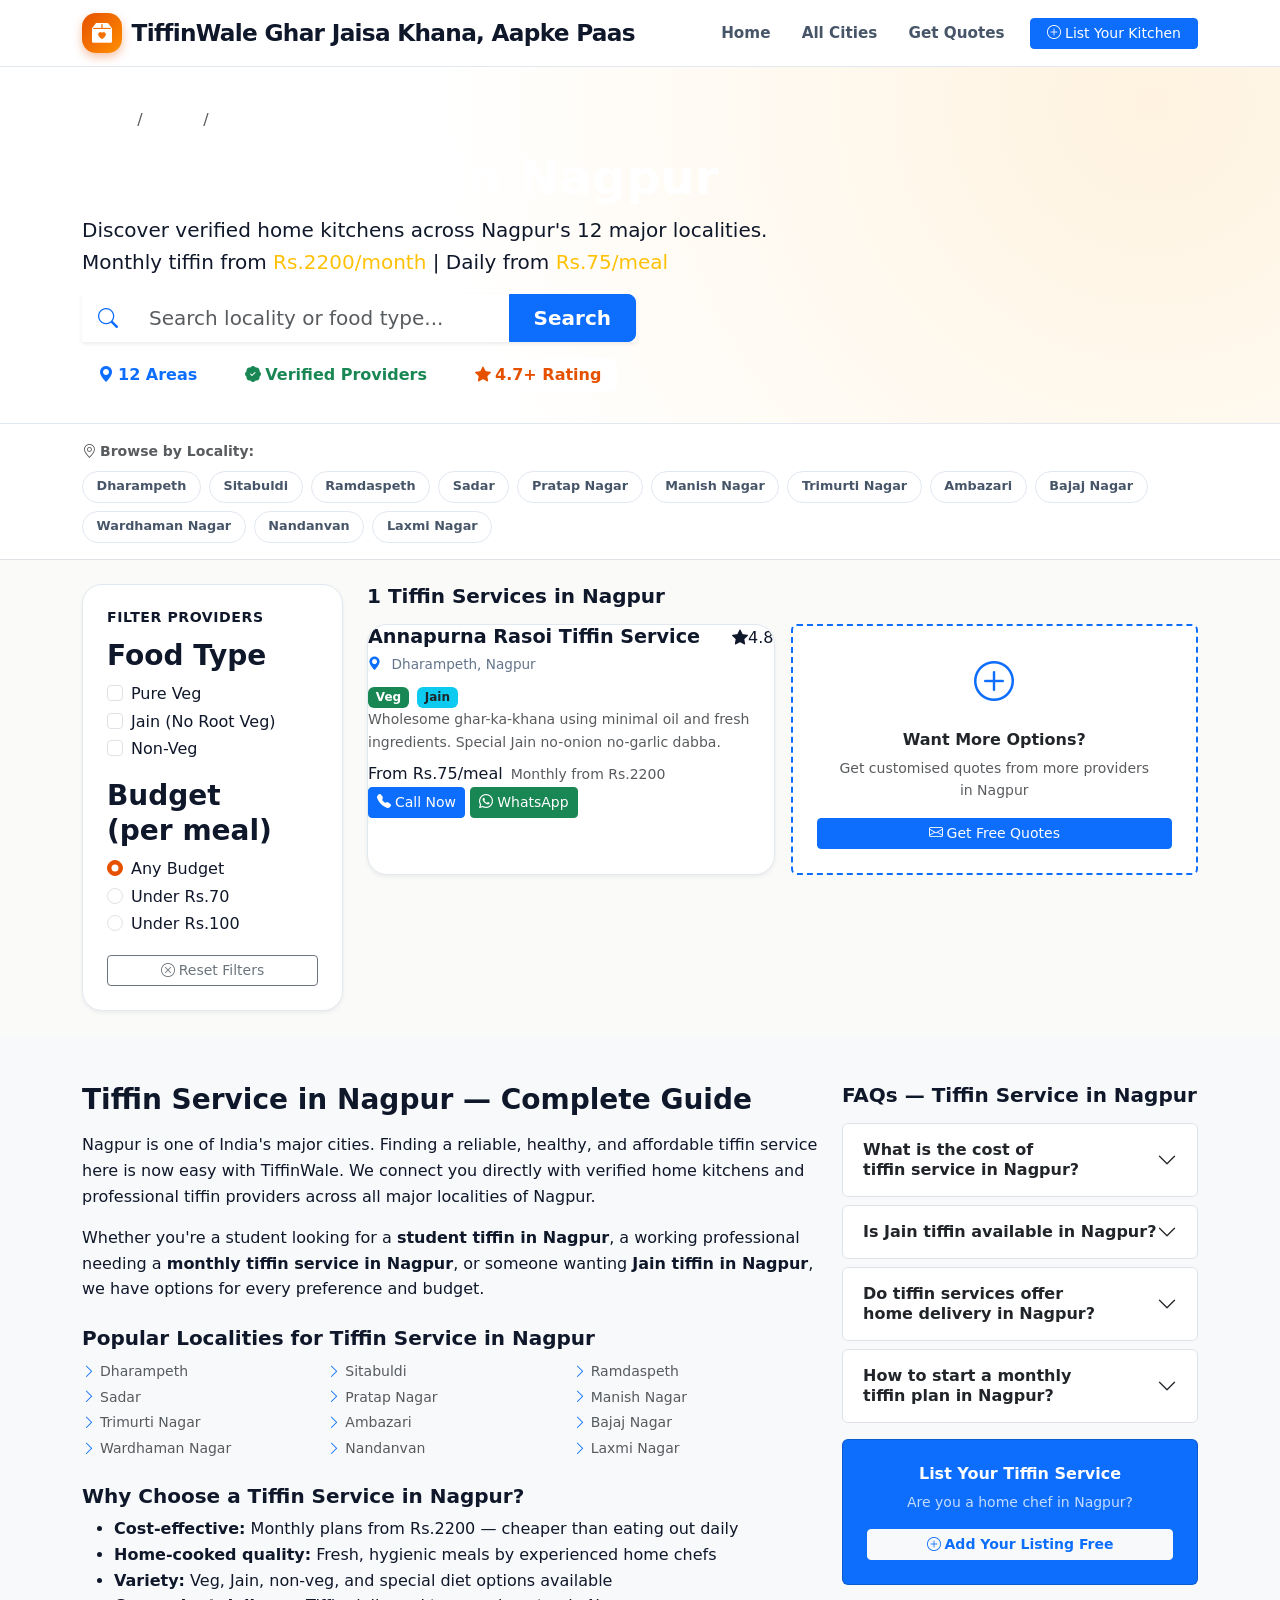
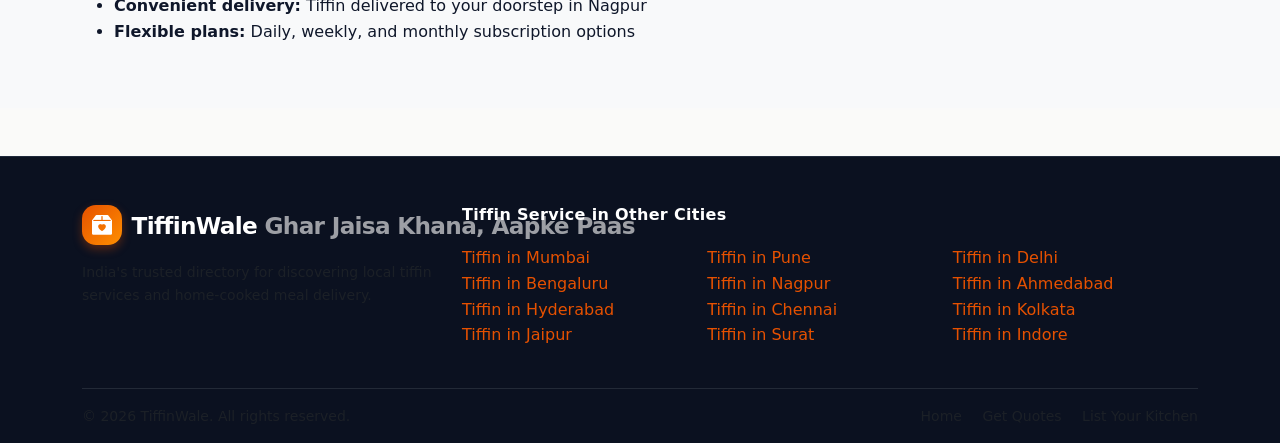
<file: tiffin-service-nagpur.html>
<!DOCTYPE html>
<html lang="en">
<head>
  <meta charset="UTF-8">
  <meta name="viewport" content="width=device-width, initial-scale=1.0">
  <meta http-equiv="X-UA-Compatible" content="IE=edge">
  <title>Tiffin Service in Nagpur | Monthly Dabba & Ghar Ka Khana</title>
  <meta name="description" content="Find best tiffin service in Nagpur. Pure veg tiffin, Jain & authentic ghar ka khana. Monthly tiffin service in Nagpur from Rs.2200. Direct kitchen contact!">
  <meta name="keywords" content="tiffin service in Nagpur, Nagpur tiffin service, homemade food Nagpur, monthly tiffin Nagpur, veg tiffin Nagpur, dabba service Nagpur, meal delivery Nagpur, tiffin near me Nagpur">
  <meta name="robots" content="index, follow">
  <meta name="theme-color" content="#e65100">
  <link rel="canonical" href="https://akhairkar.github.io/tiffinservice/tiffin-service-nagpur.html">
  <meta name="author" content="TiffinWale">
  <meta name="geo.region" content="IN-MH">
  <meta name="geo.placename" content="Nagpur">
  <link rel="icon" type="image/svg+xml" href="favicon.svg">
  <meta property="og:type" content="website">
  <meta property="og:url" content="https://akhairkar.github.io/tiffinservice/tiffin-service-nagpur.html">
  <meta property="og:title" content="Tiffin Service in Nagpur | Monthly Dabba & Ghar Ka Khana">
  <meta property="og:description" content="Find best tiffin service in Nagpur. Pure veg tiffin, Jain & authentic ghar ka khana. Monthly tiffin service in Nagpur from Rs.2200. Direct kitchen contact!">
  <meta property="og:site_name" content="TiffinWale">
  <meta property="og:locale" content="en_IN">
  <meta property="og:image" content="https://akhairkar.github.io/tiffinservice/city_preview.png">

  <!-- Twitter / X Meta Tags -->
  <meta name="twitter:card" content="summary_large_image">
  <meta name="twitter:url" content="https://akhairkar.github.io/tiffinservice/tiffin-service-nagpur.html">
  <meta name="twitter:title" content="Tiffin Service in Nagpur | Monthly Dabba & Ghar Ka Khana">
  <meta name="twitter:description" content="Find best tiffin service in Nagpur. Pure veg tiffin, Jain & authentic ghar ka khana. Monthly tiffin service in Nagpur from Rs.2200. Direct kitchen contact!">
  <meta name="twitter:image" content="https://akhairkar.github.io/tiffinservice/city_preview.png">
  <link rel="preconnect" href="https://cdn.jsdelivr.net" crossorigin>
  <link rel="dns-prefetch" href="https://cdn.jsdelivr.net">
  <link rel="preload" href="css/style.css" as="style">
  <style>h1,h2,h3{text-wrap:balance}p{text-wrap:pretty}</style>
  <link rel="stylesheet" href="https://cdn.jsdelivr.net/npm/bootstrap@5.3.3/dist/css/bootstrap.min.css" integrity="sha384-QWTKZyjpPEjISv5WaRU9OFeRpok6YctnYmDr5pNlyT2bRjXh0JMhjY6hW+ALEwIH" crossorigin="anonymous">
  <link rel="stylesheet" href="https://cdn.jsdelivr.net/npm/bootstrap-icons@1.11.3/font/bootstrap-icons.min.css">
  <link rel="stylesheet" href="css/style.css">
  <script type="application/ld+json">
{
  "@context": "https://schema.org",
  "@graph": [
    {
      "@type": "BreadcrumbList",
      "itemListElement": [
        {
          "@type": "ListItem",
          "position": 1,
          "name": "Home",
          "item": "https://akhairkar.github.io/tiffinservice/"
        },
        {
          "@type": "ListItem",
          "position": 2,
          "name": "Cities",
          "item": "https://akhairkar.github.io/tiffinservice/#citiesSection"
        },
        {
          "@type": "ListItem",
          "position": 3,
          "name": "Tiffin Service in Nagpur",
          "item": "https://akhairkar.github.io/tiffinservice/tiffin-service-nagpur.html"
        }
      ]
    },
    {
      "@type": "CollectionPage",
      "name": "Tiffin Services in Nagpur",
      "description": "Directory of verified tiffin services in Nagpur, Maharashtra providing homemade daily and monthly meals.",
      "url": "https://akhairkar.github.io/tiffinservice/tiffin-service-nagpur.html"
    },
    {
      "@type": "LocalBusiness",
      "@id": "https://akhairkar.github.io/tiffinservice/tiffin-service-nagpur.html#provider-1",
      "name": "Annapurna Rasoi Tiffin Service",
      "description": "Wholesome ghar-ka-khana using minimal oil and fresh ingredients. Special Jain no-onion no-garlic dabba.",
      "address": {
        "@type": "PostalAddress",
        "addressLocality": "Nagpur",
        "addressRegion": "Maharashtra",
        "addressCountry": "IN"
      },
      "geo": {
        "@type": "GeoCoordinates",
        "latitude": 21.1458,
        "longitude": 79.0882
      },
      "telephone": "+919876543210",
      "priceRange": "Rs.75+",
      "servesCuisine": [
        "North Indian",
        "Maharashtrian",
        "Saoji",
        "Pure Veg"
      ],
      "areaServed": "Nagpur",
      "aggregateRating": {
        "@type": "AggregateRating",
        "ratingValue": 4.8,
        "reviewCount": "47",
        "bestRating": "5"
      },
      "openingHoursSpecification": [
        {
          "@type": "OpeningHoursSpecification",
          "dayOfWeek": [
            "Monday",
            "Tuesday",
            "Wednesday",
            "Thursday",
            "Friday",
            "Saturday"
          ],
          "opens": "08:00",
          "closes": "21:00"
        }
      ],
      "openingHours": "Mo-Sa 08:00-21:00"
    },
    {
      "@type": "FAQPage",
      "mainEntity": [
        {
          "@type": "Question",
          "name": "What is the cost of tiffin service in Nagpur?",
          "acceptedAnswer": {
            "@type": "Answer",
            "text": "Tiffin services in Nagpur start from Rs.75/meal. Monthly plans range from Rs.2200 to Rs.3,500 depending on meals and food type."
          }
        },
        {
          "@type": "Question",
          "name": "Is Jain tiffin available in Nagpur?",
          "acceptedAnswer": {
            "@type": "Answer",
            "text": "Yes! Several providers in Nagpur offer 100% Jain tiffin without onion, garlic, and root vegetables. Contact providers to confirm their Jain menu."
          }
        },
        {
          "@type": "Question",
          "name": "Do tiffin services offer home delivery in Nagpur?",
          "acceptedAnswer": {
            "@type": "Answer",
            "text": "Most providers offer free home delivery within 3-5 km. Some also deliver to offices and PG accommodations in Nagpur."
          }
        },
        {
          "@type": "Question",
          "name": "How to start a monthly tiffin plan in Nagpur?",
          "acceptedAnswer": {
            "@type": "Answer",
            "text": "Click \"Call Now\" or \"WhatsApp\" on any provider card, mention your area in Nagpur and food preferences, and they will share monthly plan details."
          }
        }
      ]
    }
  ]
}
  </script>
</head>
<body>

  <header class="site-header" id="siteHeader">
    <div class="container-xl">
      <nav class="navbar navbar-expand-lg py-2" aria-label="Main navigation">
        <a class="navbar-brand brand-logo" href="index.html" aria-label="TiffinWale Homepage">
          <div class="brand-icon-box" aria-hidden="true"><i class="bi bi-box2-heart-fill"></i></div>
          <div class="brand-text-block">
            <span class="brand-name">TiffinWale</span>
            <span class="brand-tagline">Ghar Jaisa Khana, Aapke Paas</span>
          </div>
        </a>
        <button class="navbar-toggler border-0 shadow-none" type="button" data-bs-toggle="collapse" data-bs-target="#navbarMain" aria-controls="navbarMain" aria-expanded="false" aria-label="Toggle navigation">
          <i class="bi bi-list fs-2 text-primary"></i>
        </button>
        <div class="collapse navbar-collapse" id="navbarMain">
          <ul class="navbar-nav ms-auto align-items-lg-center gap-lg-1">
            <li class="nav-item"><a class="nav-link" href="index.html">Home</a></li>
            <li class="nav-item"><a class="nav-link" href="index.html#citiesSection">All Cities</a></li>
            <li class="nav-item"><a class="nav-link" href="index.html#leadSection">Get Quotes</a></li>
            <li class="nav-item ms-lg-2">
              <a class="btn btn-primary btn-sm px-3" href="index.html#businessSection">
                <i class="bi bi-plus-circle me-1"></i>List Your Kitchen
              </a>
            </li>
          </ul>
        </div>
      </nav>
    </div>
  </header>

  <section class="city-hero-banner" aria-label="Nagpur tiffin services">
    <div class="container-xl">
      <nav aria-label="breadcrumb" class="mb-2">
        <ol class="breadcrumb breadcrumb-dark small">
          <li class="breadcrumb-item"><a href="index.html" class="text-white-50">Home</a></li>
          <li class="breadcrumb-item"><a href="index.html#citiesSection" class="text-white-50">Cities</a></li>
          <li class="breadcrumb-item active text-white" aria-current="page">Nagpur</li>
        </ol>
      </nav>
      <h1 class="display-5 fw-bold text-white mb-2">Tiffin Service in Nagpur</h1>
      <p class="lead text-white-75 mb-3">
        Discover verified home kitchens across Nagpur's 12 major localities.<br class="d-none d-md-block">
        Monthly tiffin from <strong class="text-warning">Rs.2200/month</strong> | Daily from <strong class="text-warning">Rs.75/meal</strong>
      </p>
      <div class="row g-2">
        <div class="col-12 col-md-8 col-lg-6">
          <div class="input-group input-group-lg shadow-sm">
            <span class="input-group-text bg-white border-0"><i class="bi bi-search text-primary"></i></span>
            <input type="text" class="form-control border-0" id="citySearchInput" placeholder="Search locality or food type...">
            <button class="btn btn-primary px-4 fw-semibold" onclick="applyFilters()">Search</button>
          </div>
        </div>
      </div>
      <div class="d-flex flex-wrap gap-3 mt-3">
        <span class="badge bg-white text-primary fs-6 fw-semibold px-3 py-2"><i class="bi bi-geo-alt-fill me-1"></i>12 Areas</span>
        <span class="badge bg-white text-success fs-6 fw-semibold px-3 py-2"><i class="bi bi-patch-check-fill me-1"></i>Verified Providers</span>
        <span class="badge bg-white fs-6 fw-semibold px-3 py-2" style="color:#e65100"><i class="bi bi-star-fill me-1"></i>4.7+ Rating</span>
      </div>
    </div>
  </section>

  <section class="bg-white border-bottom py-3">
    <div class="container-xl">
      <p class="small text-muted fw-semibold mb-2"><i class="bi bi-geo-alt me-1"></i>Browse by Locality:</p>
      <div class="d-flex flex-wrap gap-2">
          <a href="https://akhairkar.github.io/tiffinservice/tiffin-service-nagpur.html" class="locality-chip">Dharampeth</a>
          <a href="https://akhairkar.github.io/tiffinservice/tiffin-service-nagpur.html" class="locality-chip">Sitabuldi</a>
          <a href="https://akhairkar.github.io/tiffinservice/tiffin-service-nagpur.html" class="locality-chip">Ramdaspeth</a>
          <a href="https://akhairkar.github.io/tiffinservice/tiffin-service-nagpur.html" class="locality-chip">Sadar</a>
          <a href="https://akhairkar.github.io/tiffinservice/tiffin-service-nagpur.html" class="locality-chip">Pratap Nagar</a>
          <a href="https://akhairkar.github.io/tiffinservice/tiffin-service-nagpur.html" class="locality-chip">Manish Nagar</a>
          <a href="https://akhairkar.github.io/tiffinservice/tiffin-service-nagpur.html" class="locality-chip">Trimurti Nagar</a>
          <a href="https://akhairkar.github.io/tiffinservice/tiffin-service-nagpur.html" class="locality-chip">Ambazari</a>
          <a href="https://akhairkar.github.io/tiffinservice/tiffin-service-nagpur.html" class="locality-chip">Bajaj Nagar</a>
          <a href="https://akhairkar.github.io/tiffinservice/tiffin-service-nagpur.html" class="locality-chip">Wardhaman Nagar</a>
          <a href="https://akhairkar.github.io/tiffinservice/tiffin-service-nagpur.html" class="locality-chip">Nandanvan</a>
          <a href="https://akhairkar.github.io/tiffinservice/tiffin-service-nagpur.html" class="locality-chip">Laxmi Nagar</a>
      </div>
    </div>
  </section>

  <section class="py-4">
    <div class="container-xl">
      <div class="row g-4">

        <div class="col-lg-3 d-none d-lg-block">
          <div class="filter-sidebar-card">
            <h2 class="filter-group-title">Filter Providers</h2>
            <div class="filter-group">
              <h3 class="filter-group-subtitle">Food Type</h3>
              <div class="form-check"><input class="form-check-input" type="checkbox" id="fVeg" value="Veg" onchange="applyFilters()"><label class="form-check-label" for="fVeg">Pure Veg</label></div>
              <div class="form-check"><input class="form-check-input" type="checkbox" id="fJain" value="Jain" onchange="applyFilters()"><label class="form-check-label" for="fJain">Jain (No Root Veg)</label></div>
              <div class="form-check"><input class="form-check-input" type="checkbox" id="fNonVeg" value="Non-Veg" onchange="applyFilters()"><label class="form-check-label" for="fNonVeg">Non-Veg</label></div>
            </div>
            <div class="filter-group mt-3">
              <h3 class="filter-group-subtitle">Budget (per meal)</h3>
              <div class="form-check"><input class="form-check-input" type="radio" name="priceFilter" id="pAny" value="" checked onchange="applyFilters()"><label class="form-check-label" for="pAny">Any Budget</label></div>
              <div class="form-check"><input class="form-check-input" type="radio" name="priceFilter" id="p70" value="70" onchange="applyFilters()"><label class="form-check-label" for="p70">Under Rs.70</label></div>
              <div class="form-check"><input class="form-check-input" type="radio" name="priceFilter" id="p100" value="100" onchange="applyFilters()"><label class="form-check-label" for="p100">Under Rs.100</label></div>
            </div>
            <button class="btn btn-outline-secondary btn-sm w-100 mt-3" onclick="resetFilters()"><i class="bi bi-x-circle me-1"></i>Reset Filters</button>
          </div>
        </div>

        <div class="col-lg-9">
          <div class="d-flex justify-content-between align-items-center mb-3">
            <h2 class="h5 fw-bold mb-0"><span id="resultsCount">1</span> Tiffin Services in Nagpur</h2>
            <button class="btn btn-outline-primary btn-sm d-lg-none" data-bs-toggle="offcanvas" data-bs-target="#mobileFilters"><i class="bi bi-funnel me-1"></i>Filters</button>
          </div>
          <div id="providerCardsGrid" class="row g-3">
            <div class="col-12 col-md-6" data-food-types="Veg,Jain" data-price="75" data-locality="dharampeth">
              <article class="provider-card h-100" id="provider-1" itemscope itemtype="https://schema.org/LocalBusiness">
                <div class="provider-card-header">
                  <div class="d-flex align-items-start justify-content-between gap-2">
                    <div>
                      <h3 class="provider-name" itemprop="name">Annapurna Rasoi Tiffin Service</h3>
                      <p class="provider-location mb-1"><i class="bi bi-geo-alt-fill text-primary me-1"></i>Dharampeth, Nagpur</p>
                    </div>
                    <div class="rating-badge" itemprop="aggregateRating" itemscope itemtype="https://schema.org/AggregateRating">
                      <i class="bi bi-star-fill"></i><span itemprop="ratingValue">4.8</span>
                      <meta itemprop="reviewCount" content="47">
                    </div>
                  </div>
                  <div class="d-flex flex-wrap gap-1 mt-2"><span class="badge bg-success me-1">Veg</span><span class="badge bg-info text-dark me-1">Jain</span><span class="badge verified-badge"><i class="bi bi-patch-check-fill me-1"></i>Verified</span></div>
                </div>
                <div class="provider-card-body">
                  <p class="small text-muted mb-2" itemprop="description">Wholesome ghar-ka-khana using minimal oil and fresh ingredients. Special Jain no-onion no-garlic dabba.</p>
                  <div class="price-row"><span class="price-per-meal" itemprop="priceRange">From Rs.75/meal</span><span class="text-muted small ms-2">Monthly from Rs.2200</span></div>
                </div>
                <div class="provider-card-footer">
                  <a href="tel:+919876543210" class="btn btn-primary btn-sm flex-grow-1"><i class="bi bi-telephone-fill me-1"></i>Call Now</a>
                  <a href="https://wa.me/919876543210?text=Hi%2C+I+found+you+on+TiffinWale.+Interested+in+tiffin+in+Nagpur." class="btn btn-success btn-sm flex-grow-1" target="_blank" rel="noopener noreferrer"><i class="bi bi-whatsapp me-1"></i>WhatsApp</a>
                </div>
              </article>
            </div>

            <div class="col-12 col-md-6">
              <div class="card border-primary h-100 text-center p-4 d-flex flex-column justify-content-center" style="border-style:dashed!important;border-width:2px!important">
                <i class="bi bi-plus-circle text-primary fs-1 mb-3"></i>
                <h3 class="h6 fw-bold">Want More Options?</h3>
                <p class="small text-muted">Get customised quotes from more providers in Nagpur</p>
                <a href="index.html#leadSection" class="btn btn-primary btn-sm"><i class="bi bi-envelope me-1"></i>Get Free Quotes</a>
              </div>
            </div>
          </div>
        </div>
      </div>
    </div>
  </section>

  <section class="bg-light py-5">
    <div class="container-xl">
      <div class="row g-4">
        <div class="col-lg-8">
          <h2 class="h3 fw-bold mb-3">Tiffin Service in Nagpur — Complete Guide</h2>
          <p>Nagpur is one of India's major cities. Finding a reliable, healthy, and affordable tiffin service here is now easy with TiffinWale. We connect you directly with verified home kitchens and professional tiffin providers across all major localities of Nagpur.</p>
          <p>Whether you're a student looking for a <strong>student tiffin in Nagpur</strong>, a working professional needing a <strong>monthly tiffin service in Nagpur</strong>, or someone wanting <strong>Jain tiffin in Nagpur</strong>, we have options for every preference and budget.</p>
          <h3 class="h5 fw-bold mt-4">Popular Localities for Tiffin Service in Nagpur</h3>
          <ul class="row row-cols-2 row-cols-md-3 list-unstyled g-0 ps-0">
            <li class="col"><a href="https://akhairkar.github.io/tiffinservice/tiffin-service-nagpur.html" class="text-decoration-none text-muted small"><i class="bi bi-chevron-right text-primary me-1"></i>Dharampeth</a></li>
            <li class="col"><a href="https://akhairkar.github.io/tiffinservice/tiffin-service-nagpur.html" class="text-decoration-none text-muted small"><i class="bi bi-chevron-right text-primary me-1"></i>Sitabuldi</a></li>
            <li class="col"><a href="https://akhairkar.github.io/tiffinservice/tiffin-service-nagpur.html" class="text-decoration-none text-muted small"><i class="bi bi-chevron-right text-primary me-1"></i>Ramdaspeth</a></li>
            <li class="col"><a href="https://akhairkar.github.io/tiffinservice/tiffin-service-nagpur.html" class="text-decoration-none text-muted small"><i class="bi bi-chevron-right text-primary me-1"></i>Sadar</a></li>
            <li class="col"><a href="https://akhairkar.github.io/tiffinservice/tiffin-service-nagpur.html" class="text-decoration-none text-muted small"><i class="bi bi-chevron-right text-primary me-1"></i>Pratap Nagar</a></li>
            <li class="col"><a href="https://akhairkar.github.io/tiffinservice/tiffin-service-nagpur.html" class="text-decoration-none text-muted small"><i class="bi bi-chevron-right text-primary me-1"></i>Manish Nagar</a></li>
            <li class="col"><a href="https://akhairkar.github.io/tiffinservice/tiffin-service-nagpur.html" class="text-decoration-none text-muted small"><i class="bi bi-chevron-right text-primary me-1"></i>Trimurti Nagar</a></li>
            <li class="col"><a href="https://akhairkar.github.io/tiffinservice/tiffin-service-nagpur.html" class="text-decoration-none text-muted small"><i class="bi bi-chevron-right text-primary me-1"></i>Ambazari</a></li>
            <li class="col"><a href="https://akhairkar.github.io/tiffinservice/tiffin-service-nagpur.html" class="text-decoration-none text-muted small"><i class="bi bi-chevron-right text-primary me-1"></i>Bajaj Nagar</a></li>
            <li class="col"><a href="https://akhairkar.github.io/tiffinservice/tiffin-service-nagpur.html" class="text-decoration-none text-muted small"><i class="bi bi-chevron-right text-primary me-1"></i>Wardhaman Nagar</a></li>
            <li class="col"><a href="https://akhairkar.github.io/tiffinservice/tiffin-service-nagpur.html" class="text-decoration-none text-muted small"><i class="bi bi-chevron-right text-primary me-1"></i>Nandanvan</a></li>
            <li class="col"><a href="https://akhairkar.github.io/tiffinservice/tiffin-service-nagpur.html" class="text-decoration-none text-muted small"><i class="bi bi-chevron-right text-primary me-1"></i>Laxmi Nagar</a></li>
          </ul>
          <h3 class="h5 fw-bold mt-4">Why Choose a Tiffin Service in Nagpur?</h3>
          <ul>
            <li><strong>Cost-effective:</strong> Monthly plans from Rs.2200 — cheaper than eating out daily</li>
            <li><strong>Home-cooked quality:</strong> Fresh, hygienic meals by experienced home chefs</li>
            <li><strong>Variety:</strong> Veg, Jain, non-veg, and special diet options available</li>
            <li><strong>Convenient delivery:</strong> Tiffin delivered to your doorstep in Nagpur</li>
            <li><strong>Flexible plans:</strong> Daily, weekly, and monthly subscription options</li>
          </ul>
        </div>
        <div class="col-lg-4">
          <h2 class="h5 fw-bold mb-3">FAQs — Tiffin Service in Nagpur</h2>
          <div class="accordion accordion-flush" id="cityFaq">
            <div class="accordion-item border rounded mb-2">
              <h3 class="accordion-header">
                <button class="accordion-button collapsed rounded fw-semibold" type="button" data-bs-toggle="collapse" data-bs-target="#faq1">What is the cost of tiffin service in Nagpur?</button>
              </h3>
              <div id="faq1" class="accordion-collapse collapse" data-bs-parent="#cityFaq">
                <div class="accordion-body small text-muted">Tiffin services in Nagpur start from Rs.75/meal. Monthly plans range from Rs.2200 to Rs.3,500 depending on meals and food type.</div>
              </div>
            </div>
            <div class="accordion-item border rounded mb-2">
              <h3 class="accordion-header">
                <button class="accordion-button collapsed rounded fw-semibold" type="button" data-bs-toggle="collapse" data-bs-target="#faq2">Is Jain tiffin available in Nagpur?</button>
              </h3>
              <div id="faq2" class="accordion-collapse collapse" data-bs-parent="#cityFaq">
                <div class="accordion-body small text-muted">Yes! Several providers in Nagpur offer 100% Jain tiffin without onion, garlic, and root vegetables. Contact providers to confirm their Jain menu.</div>
              </div>
            </div>
            <div class="accordion-item border rounded mb-2">
              <h3 class="accordion-header">
                <button class="accordion-button collapsed rounded fw-semibold" type="button" data-bs-toggle="collapse" data-bs-target="#faq3">Do tiffin services offer home delivery in Nagpur?</button>
              </h3>
              <div id="faq3" class="accordion-collapse collapse" data-bs-parent="#cityFaq">
                <div class="accordion-body small text-muted">Most providers offer free home delivery within 3-5 km. Some also deliver to offices and PG accommodations in Nagpur.</div>
              </div>
            </div>
            <div class="accordion-item border rounded mb-2">
              <h3 class="accordion-header">
                <button class="accordion-button collapsed rounded fw-semibold" type="button" data-bs-toggle="collapse" data-bs-target="#faq4">How to start a monthly tiffin plan in Nagpur?</button>
              </h3>
              <div id="faq4" class="accordion-collapse collapse" data-bs-parent="#cityFaq">
                <div class="accordion-body small text-muted">Click "Call Now" or "WhatsApp" on any provider card, mention your area in Nagpur and food preferences, and they will share monthly plan details.</div>
              </div>
            </div>
          </div>
          <div class="card bg-primary text-white text-center p-4 mt-3">
            <h3 class="h6 fw-bold mb-2">List Your Tiffin Service</h3>
            <p class="small mb-3 opacity-75">Are you a home chef in Nagpur?</p>
            <a href="index.html#businessSection" class="btn btn-light btn-sm text-primary fw-semibold"><i class="bi bi-plus-circle me-1"></i>Add Your Listing Free</a>
          </div>
        </div>
      </div>
    </div>
  </section>

  <div class="offcanvas offcanvas-start" tabindex="-1" id="mobileFilters" aria-labelledby="mobileFiltersLabel">
    <div class="offcanvas-header border-bottom">
      <h2 class="offcanvas-title h6 fw-bold" id="mobileFiltersLabel"><i class="bi bi-funnel me-2"></i>Filter Providers</h2>
      <button type="button" class="btn-close" data-bs-dismiss="offcanvas" aria-label="Close"></button>
    </div>
    <div class="offcanvas-body">
      <div class="form-check"><input class="form-check-input" type="checkbox" id="mfVeg" value="Veg" onchange="applyFilters()"><label class="form-check-label" for="mfVeg">Pure Veg</label></div>
      <div class="form-check"><input class="form-check-input" type="checkbox" id="mfJain" value="Jain" onchange="applyFilters()"><label class="form-check-label" for="mfJain">Jain</label></div>
      <div class="form-check"><input class="form-check-input" type="checkbox" id="mfNonVeg" value="Non-Veg" onchange="applyFilters()"><label class="form-check-label" for="mfNonVeg">Non-Veg</label></div>
      <button class="btn btn-primary w-100 mt-4" data-bs-dismiss="offcanvas" onclick="applyFilters()">Apply Filters</button>
      <button class="btn btn-outline-secondary w-100 mt-2" onclick="resetFilters()">Reset</button>
    </div>
  </div>

  <footer class="site-footer pt-5 pb-3 mt-5">
    <div class="container-xl">
      <div class="row g-4">
        <div class="col-lg-4">
          <a class="navbar-brand brand-logo mb-3 d-inline-flex" href="index.html">
            <div class="brand-icon-box" aria-hidden="true"><i class="bi bi-box2-heart-fill"></i></div>
            <div class="brand-text-block">
              <span class="brand-name text-white">TiffinWale</span>
              <span class="brand-tagline" style="color:rgba(255,255,255,0.6)">Ghar Jaisa Khana, Aapke Paas</span>
            </div>
          </a>
          <p class="text-muted small">India's trusted directory for discovering local tiffin services and home-cooked meal delivery.</p>
        </div>
        <div class="col-lg-8">
          <h3 class="footer-heading">Tiffin Service in Other Cities</h3>
          <ul class="footer-links list-unstyled row row-cols-2 row-cols-md-3 g-0">
            <li><a href="tiffin-service-mumbai.html">Tiffin in Mumbai</a></li>
            <li><a href="tiffin-service-pune.html">Tiffin in Pune</a></li>
            <li><a href="tiffin-service-delhi.html">Tiffin in Delhi</a></li>
            <li><a href="tiffin-service-bengaluru.html">Tiffin in Bengaluru</a></li>
            <li><a href="tiffin-service-nagpur.html">Tiffin in Nagpur</a></li>
            <li><a href="tiffin-service-ahmedabad.html">Tiffin in Ahmedabad</a></li>
            <li><a href="tiffin-service-hyderabad.html">Tiffin in Hyderabad</a></li>
            <li><a href="tiffin-service-chennai.html">Tiffin in Chennai</a></li>
            <li><a href="tiffin-service-kolkata.html">Tiffin in Kolkata</a></li>
            <li><a href="tiffin-service-jaipur.html">Tiffin in Jaipur</a></li>
            <li><a href="tiffin-service-surat.html">Tiffin in Surat</a></li>
            <li><a href="tiffin-service-indore.html">Tiffin in Indore</a></li>
          </ul>
        </div>
      </div>
      <hr class="border-secondary mt-4">
      <div class="d-flex flex-column flex-md-row justify-content-between align-items-center gap-2 text-muted small">
        <p class="mb-0">&copy; 2026 TiffinWale. All rights reserved.</p>
        <p class="mb-0">
          <a href="index.html" class="text-muted text-decoration-none me-3">Home</a>
          <a href="index.html#leadSection" class="text-muted text-decoration-none me-3">Get Quotes</a>
          <a href="index.html#businessSection" class="text-muted text-decoration-none">List Your Kitchen</a>
        </p>
      </div>
    </div>
  </footer>

  <script src="https://cdn.jsdelivr.net/npm/bootstrap@5.3.3/dist/js/bootstrap.bundle.min.js" integrity="sha384-YvpcrYf0tY3lHB60NNkmXc4s9bIOgUxi8T/jzmBQzP3vLFsFixfS4l5vQ/7Kqx" crossorigin="anonymous"></script>
  <script>
    const header = document.getElementById("siteHeader");
    window.addEventListener("scroll", function() { header.classList.toggle("scrolled", window.scrollY > 50); }, { passive: true });

    function applyFilters() {
      var cards = document.querySelectorAll("[data-food-types]");
      var checkedFoods = Array.from(document.querySelectorAll("input[type=checkbox]:checked")).map(function(cb) { return cb.value; });
      var priceFilter = (document.querySelector("input[name=priceFilter]:checked") || {}).value || "";
      var searchTerm = (document.getElementById("citySearchInput") || {}).value || "";
      searchTerm = searchTerm.toLowerCase();
      var visible = 0;
      cards.forEach(function(card) {
        var foodTypes = card.dataset.foodTypes.split(",");
        var price = parseInt(card.dataset.price);
        var locality = card.dataset.locality;
        var foodMatch = checkedFoods.length === 0 || checkedFoods.some(function(f) { return foodTypes.indexOf(f) > -1; });
        var priceMatch = !priceFilter || price <= parseInt(priceFilter);
        var searchMatch = !searchTerm || locality.indexOf(searchTerm) > -1;
        var show = foodMatch && priceMatch && searchMatch;
        card.style.display = show ? "" : "none";
        if (show) visible++;
      });
      var countEl = document.getElementById("resultsCount");
      if (countEl) countEl.textContent = visible;
    }

    function resetFilters() {
      document.querySelectorAll("input[type=checkbox]").forEach(function(cb) { cb.checked = false; });
      var anyRadio = document.getElementById("pAny");
      if (anyRadio) anyRadio.checked = true;
      var s = document.getElementById("citySearchInput");
      if (s) s.value = "";
      applyFilters();
    }
  </script>
</body>
</html>
</file>
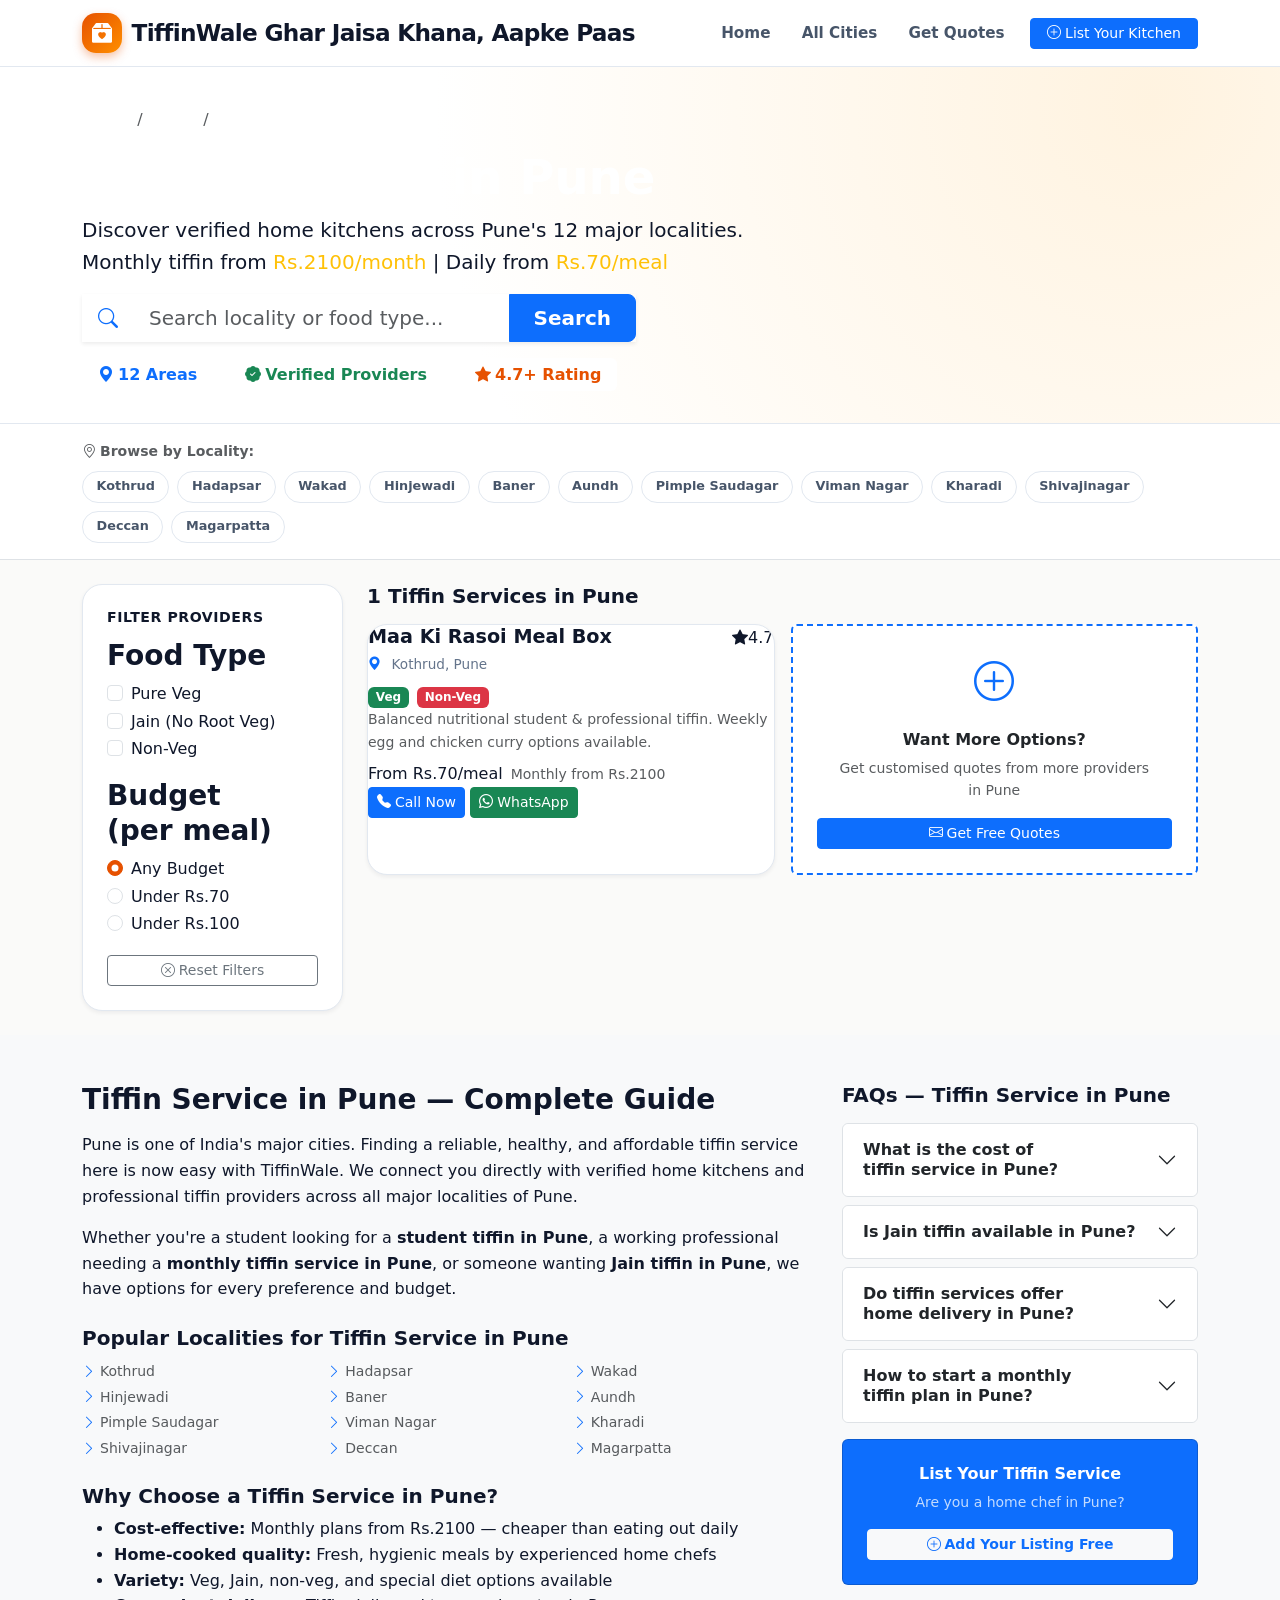
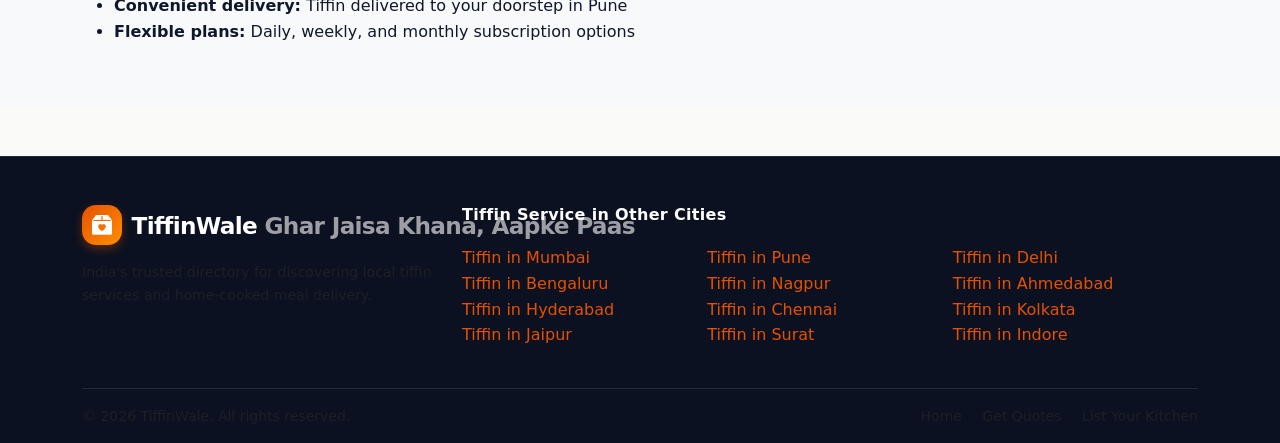
<file: tiffin-service-pune.html>
<!DOCTYPE html>
<html lang="en">
<head>
  <meta charset="UTF-8">
  <meta name="viewport" content="width=device-width, initial-scale=1.0">
  <meta http-equiv="X-UA-Compatible" content="IE=edge">
  <title>Tiffin Service in Pune | Monthly Dabba & Ghar Ka Khana</title>
  <meta name="description" content="Find best tiffin service in Pune. Pure veg tiffin, Jain & homestyle ghar ka khana. Monthly tiffin service in Pune from Rs.2100. Contact home kitchens now!">
  <meta name="keywords" content="tiffin service in Pune, Pune tiffin service, homemade food Pune, monthly tiffin Pune, veg tiffin Pune, dabba service Pune, meal delivery Pune, tiffin near me Pune">
  <meta name="robots" content="index, follow">
  <meta name="theme-color" content="#e65100">
  <link rel="canonical" href="https://akhairkar.github.io/tiffinservice/tiffin-service-pune.html">
  <meta name="author" content="TiffinWale">
  <meta name="geo.region" content="IN-MH">
  <meta name="geo.placename" content="Pune">
  <link rel="icon" type="image/svg+xml" href="favicon.svg">
  <meta property="og:type" content="website">
  <meta property="og:url" content="https://akhairkar.github.io/tiffinservice/tiffin-service-pune.html">
  <meta property="og:title" content="Tiffin Service in Pune | Monthly Dabba & Ghar Ka Khana">
  <meta property="og:description" content="Find best tiffin service in Pune. Pure veg tiffin, Jain & homestyle ghar ka khana. Monthly tiffin service in Pune from Rs.2100. Contact home kitchens now!">
  <meta property="og:site_name" content="TiffinWale">
  <meta property="og:locale" content="en_IN">
  <meta property="og:image" content="https://akhairkar.github.io/tiffinservice/city_preview.png">

  <!-- Twitter / X Meta Tags -->
  <meta name="twitter:card" content="summary_large_image">
  <meta name="twitter:url" content="https://akhairkar.github.io/tiffinservice/tiffin-service-pune.html">
  <meta name="twitter:title" content="Tiffin Service in Pune | Monthly Dabba & Ghar Ka Khana">
  <meta name="twitter:description" content="Find best tiffin service in Pune. Pure veg tiffin, Jain & homestyle ghar ka khana. Monthly tiffin service in Pune from Rs.2100. Contact home kitchens now!">
  <meta name="twitter:image" content="https://akhairkar.github.io/tiffinservice/city_preview.png">
  <link rel="preconnect" href="https://cdn.jsdelivr.net" crossorigin>
  <link rel="dns-prefetch" href="https://cdn.jsdelivr.net">
  <link rel="preload" href="css/style.css" as="style">
  <style>h1,h2,h3{text-wrap:balance}p{text-wrap:pretty}</style>
  <link rel="stylesheet" href="https://cdn.jsdelivr.net/npm/bootstrap@5.3.3/dist/css/bootstrap.min.css" integrity="sha384-QWTKZyjpPEjISv5WaRU9OFeRpok6YctnYmDr5pNlyT2bRjXh0JMhjY6hW+ALEwIH" crossorigin="anonymous">
  <link rel="stylesheet" href="https://cdn.jsdelivr.net/npm/bootstrap-icons@1.11.3/font/bootstrap-icons.min.css">
  <link rel="stylesheet" href="css/style.css">
  <script type="application/ld+json">
{
  "@context": "https://schema.org",
  "@graph": [
    {
      "@type": "BreadcrumbList",
      "itemListElement": [
        {
          "@type": "ListItem",
          "position": 1,
          "name": "Home",
          "item": "https://akhairkar.github.io/tiffinservice/"
        },
        {
          "@type": "ListItem",
          "position": 2,
          "name": "Cities",
          "item": "https://akhairkar.github.io/tiffinservice/#citiesSection"
        },
        {
          "@type": "ListItem",
          "position": 3,
          "name": "Tiffin Service in Pune",
          "item": "https://akhairkar.github.io/tiffinservice/tiffin-service-pune.html"
        }
      ]
    },
    {
      "@type": "CollectionPage",
      "name": "Tiffin Services in Pune",
      "description": "Directory of verified tiffin services in Pune, Maharashtra providing homemade daily and monthly meals.",
      "url": "https://akhairkar.github.io/tiffinservice/tiffin-service-pune.html"
    },
    {
      "@type": "LocalBusiness",
      "@id": "https://akhairkar.github.io/tiffinservice/tiffin-service-pune.html#provider-1",
      "name": "Maa Ki Rasoi Meal Box",
      "description": "Balanced nutritional student & professional tiffin. Weekly egg and chicken curry options available.",
      "address": {
        "@type": "PostalAddress",
        "addressLocality": "Pune",
        "addressRegion": "Maharashtra",
        "addressCountry": "IN"
      },
      "geo": {
        "@type": "GeoCoordinates",
        "latitude": 18.5204,
        "longitude": 73.8567
      },
      "telephone": "+919876543212",
      "priceRange": "Rs.70+",
      "servesCuisine": [
        "North Indian",
        "Maharashtrian",
        "Pure Veg"
      ],
      "areaServed": "Pune",
      "aggregateRating": {
        "@type": "AggregateRating",
        "ratingValue": 4.7,
        "reviewCount": "47",
        "bestRating": "5"
      },
      "openingHoursSpecification": [
        {
          "@type": "OpeningHoursSpecification",
          "dayOfWeek": [
            "Monday",
            "Tuesday",
            "Wednesday",
            "Thursday",
            "Friday",
            "Saturday"
          ],
          "opens": "08:00",
          "closes": "21:00"
        }
      ],
      "openingHours": "Mo-Sa 08:00-21:00"
    },
    {
      "@type": "FAQPage",
      "mainEntity": [
        {
          "@type": "Question",
          "name": "What is the cost of tiffin service in Pune?",
          "acceptedAnswer": {
            "@type": "Answer",
            "text": "Tiffin services in Pune start from Rs.70/meal. Monthly plans range from Rs.2100 to Rs.3,500 depending on meals and food type."
          }
        },
        {
          "@type": "Question",
          "name": "Is Jain tiffin available in Pune?",
          "acceptedAnswer": {
            "@type": "Answer",
            "text": "Yes! Several providers in Pune offer 100% Jain tiffin without onion, garlic, and root vegetables. Contact providers to confirm their Jain menu."
          }
        },
        {
          "@type": "Question",
          "name": "Do tiffin services offer home delivery in Pune?",
          "acceptedAnswer": {
            "@type": "Answer",
            "text": "Most providers offer free home delivery within 3-5 km. Some also deliver to offices and PG accommodations in Pune."
          }
        },
        {
          "@type": "Question",
          "name": "How to start a monthly tiffin plan in Pune?",
          "acceptedAnswer": {
            "@type": "Answer",
            "text": "Click \"Call Now\" or \"WhatsApp\" on any provider card, mention your area in Pune and food preferences, and they will share monthly plan details."
          }
        }
      ]
    }
  ]
}
  </script>
</head>
<body>

  <header class="site-header" id="siteHeader">
    <div class="container-xl">
      <nav class="navbar navbar-expand-lg py-2" aria-label="Main navigation">
        <a class="navbar-brand brand-logo" href="index.html" aria-label="TiffinWale Homepage">
          <div class="brand-icon-box" aria-hidden="true"><i class="bi bi-box2-heart-fill"></i></div>
          <div class="brand-text-block">
            <span class="brand-name">TiffinWale</span>
            <span class="brand-tagline">Ghar Jaisa Khana, Aapke Paas</span>
          </div>
        </a>
        <button class="navbar-toggler border-0 shadow-none" type="button" data-bs-toggle="collapse" data-bs-target="#navbarMain" aria-controls="navbarMain" aria-expanded="false" aria-label="Toggle navigation">
          <i class="bi bi-list fs-2 text-primary"></i>
        </button>
        <div class="collapse navbar-collapse" id="navbarMain">
          <ul class="navbar-nav ms-auto align-items-lg-center gap-lg-1">
            <li class="nav-item"><a class="nav-link" href="index.html">Home</a></li>
            <li class="nav-item"><a class="nav-link" href="index.html#citiesSection">All Cities</a></li>
            <li class="nav-item"><a class="nav-link" href="index.html#leadSection">Get Quotes</a></li>
            <li class="nav-item ms-lg-2">
              <a class="btn btn-primary btn-sm px-3" href="index.html#businessSection">
                <i class="bi bi-plus-circle me-1"></i>List Your Kitchen
              </a>
            </li>
          </ul>
        </div>
      </nav>
    </div>
  </header>

  <section class="city-hero-banner" aria-label="Pune tiffin services">
    <div class="container-xl">
      <nav aria-label="breadcrumb" class="mb-2">
        <ol class="breadcrumb breadcrumb-dark small">
          <li class="breadcrumb-item"><a href="index.html" class="text-white-50">Home</a></li>
          <li class="breadcrumb-item"><a href="index.html#citiesSection" class="text-white-50">Cities</a></li>
          <li class="breadcrumb-item active text-white" aria-current="page">Pune</li>
        </ol>
      </nav>
      <h1 class="display-5 fw-bold text-white mb-2">Tiffin Service in Pune</h1>
      <p class="lead text-white-75 mb-3">
        Discover verified home kitchens across Pune's 12 major localities.<br class="d-none d-md-block">
        Monthly tiffin from <strong class="text-warning">Rs.2100/month</strong> | Daily from <strong class="text-warning">Rs.70/meal</strong>
      </p>
      <div class="row g-2">
        <div class="col-12 col-md-8 col-lg-6">
          <div class="input-group input-group-lg shadow-sm">
            <span class="input-group-text bg-white border-0"><i class="bi bi-search text-primary"></i></span>
            <input type="text" class="form-control border-0" id="citySearchInput" placeholder="Search locality or food type...">
            <button class="btn btn-primary px-4 fw-semibold" onclick="applyFilters()">Search</button>
          </div>
        </div>
      </div>
      <div class="d-flex flex-wrap gap-3 mt-3">
        <span class="badge bg-white text-primary fs-6 fw-semibold px-3 py-2"><i class="bi bi-geo-alt-fill me-1"></i>12 Areas</span>
        <span class="badge bg-white text-success fs-6 fw-semibold px-3 py-2"><i class="bi bi-patch-check-fill me-1"></i>Verified Providers</span>
        <span class="badge bg-white fs-6 fw-semibold px-3 py-2" style="color:#e65100"><i class="bi bi-star-fill me-1"></i>4.7+ Rating</span>
      </div>
    </div>
  </section>

  <section class="bg-white border-bottom py-3">
    <div class="container-xl">
      <p class="small text-muted fw-semibold mb-2"><i class="bi bi-geo-alt me-1"></i>Browse by Locality:</p>
      <div class="d-flex flex-wrap gap-2">
          <a href="https://akhairkar.github.io/tiffinservice/tiffin-service-pune.html" class="locality-chip">Kothrud</a>
          <a href="https://akhairkar.github.io/tiffinservice/tiffin-service-pune.html" class="locality-chip">Hadapsar</a>
          <a href="https://akhairkar.github.io/tiffinservice/tiffin-service-pune.html" class="locality-chip">Wakad</a>
          <a href="https://akhairkar.github.io/tiffinservice/tiffin-service-pune.html" class="locality-chip">Hinjewadi</a>
          <a href="https://akhairkar.github.io/tiffinservice/tiffin-service-pune.html" class="locality-chip">Baner</a>
          <a href="https://akhairkar.github.io/tiffinservice/tiffin-service-pune.html" class="locality-chip">Aundh</a>
          <a href="https://akhairkar.github.io/tiffinservice/tiffin-service-pune.html" class="locality-chip">Pimple Saudagar</a>
          <a href="https://akhairkar.github.io/tiffinservice/tiffin-service-pune.html" class="locality-chip">Viman Nagar</a>
          <a href="https://akhairkar.github.io/tiffinservice/tiffin-service-pune.html" class="locality-chip">Kharadi</a>
          <a href="https://akhairkar.github.io/tiffinservice/tiffin-service-pune.html" class="locality-chip">Shivajinagar</a>
          <a href="https://akhairkar.github.io/tiffinservice/tiffin-service-pune.html" class="locality-chip">Deccan</a>
          <a href="https://akhairkar.github.io/tiffinservice/tiffin-service-pune.html" class="locality-chip">Magarpatta</a>
      </div>
    </div>
  </section>

  <section class="py-4">
    <div class="container-xl">
      <div class="row g-4">

        <div class="col-lg-3 d-none d-lg-block">
          <div class="filter-sidebar-card">
            <h2 class="filter-group-title">Filter Providers</h2>
            <div class="filter-group">
              <h3 class="filter-group-subtitle">Food Type</h3>
              <div class="form-check"><input class="form-check-input" type="checkbox" id="fVeg" value="Veg" onchange="applyFilters()"><label class="form-check-label" for="fVeg">Pure Veg</label></div>
              <div class="form-check"><input class="form-check-input" type="checkbox" id="fJain" value="Jain" onchange="applyFilters()"><label class="form-check-label" for="fJain">Jain (No Root Veg)</label></div>
              <div class="form-check"><input class="form-check-input" type="checkbox" id="fNonVeg" value="Non-Veg" onchange="applyFilters()"><label class="form-check-label" for="fNonVeg">Non-Veg</label></div>
            </div>
            <div class="filter-group mt-3">
              <h3 class="filter-group-subtitle">Budget (per meal)</h3>
              <div class="form-check"><input class="form-check-input" type="radio" name="priceFilter" id="pAny" value="" checked onchange="applyFilters()"><label class="form-check-label" for="pAny">Any Budget</label></div>
              <div class="form-check"><input class="form-check-input" type="radio" name="priceFilter" id="p70" value="70" onchange="applyFilters()"><label class="form-check-label" for="p70">Under Rs.70</label></div>
              <div class="form-check"><input class="form-check-input" type="radio" name="priceFilter" id="p100" value="100" onchange="applyFilters()"><label class="form-check-label" for="p100">Under Rs.100</label></div>
            </div>
            <button class="btn btn-outline-secondary btn-sm w-100 mt-3" onclick="resetFilters()"><i class="bi bi-x-circle me-1"></i>Reset Filters</button>
          </div>
        </div>

        <div class="col-lg-9">
          <div class="d-flex justify-content-between align-items-center mb-3">
            <h2 class="h5 fw-bold mb-0"><span id="resultsCount">1</span> Tiffin Services in Pune</h2>
            <button class="btn btn-outline-primary btn-sm d-lg-none" data-bs-toggle="offcanvas" data-bs-target="#mobileFilters"><i class="bi bi-funnel me-1"></i>Filters</button>
          </div>
          <div id="providerCardsGrid" class="row g-3">
            <div class="col-12 col-md-6" data-food-types="Veg,Non-Veg" data-price="70" data-locality="kothrud">
              <article class="provider-card h-100" id="provider-1" itemscope itemtype="https://schema.org/LocalBusiness">
                <div class="provider-card-header">
                  <div class="d-flex align-items-start justify-content-between gap-2">
                    <div>
                      <h3 class="provider-name" itemprop="name">Maa Ki Rasoi Meal Box</h3>
                      <p class="provider-location mb-1"><i class="bi bi-geo-alt-fill text-primary me-1"></i>Kothrud, Pune</p>
                    </div>
                    <div class="rating-badge" itemprop="aggregateRating" itemscope itemtype="https://schema.org/AggregateRating">
                      <i class="bi bi-star-fill"></i><span itemprop="ratingValue">4.7</span>
                      <meta itemprop="reviewCount" content="47">
                    </div>
                  </div>
                  <div class="d-flex flex-wrap gap-1 mt-2"><span class="badge bg-success me-1">Veg</span><span class="badge bg-danger me-1">Non-Veg</span><span class="badge verified-badge"><i class="bi bi-patch-check-fill me-1"></i>Verified</span></div>
                </div>
                <div class="provider-card-body">
                  <p class="small text-muted mb-2" itemprop="description">Balanced nutritional student & professional tiffin. Weekly egg and chicken curry options available.</p>
                  <div class="price-row"><span class="price-per-meal" itemprop="priceRange">From Rs.70/meal</span><span class="text-muted small ms-2">Monthly from Rs.2100</span></div>
                </div>
                <div class="provider-card-footer">
                  <a href="tel:+919876543212" class="btn btn-primary btn-sm flex-grow-1"><i class="bi bi-telephone-fill me-1"></i>Call Now</a>
                  <a href="https://wa.me/919876543212?text=Hi%2C+I+found+you+on+TiffinWale.+Interested+in+tiffin+in+Pune." class="btn btn-success btn-sm flex-grow-1" target="_blank" rel="noopener noreferrer"><i class="bi bi-whatsapp me-1"></i>WhatsApp</a>
                </div>
              </article>
            </div>

            <div class="col-12 col-md-6">
              <div class="card border-primary h-100 text-center p-4 d-flex flex-column justify-content-center" style="border-style:dashed!important;border-width:2px!important">
                <i class="bi bi-plus-circle text-primary fs-1 mb-3"></i>
                <h3 class="h6 fw-bold">Want More Options?</h3>
                <p class="small text-muted">Get customised quotes from more providers in Pune</p>
                <a href="index.html#leadSection" class="btn btn-primary btn-sm"><i class="bi bi-envelope me-1"></i>Get Free Quotes</a>
              </div>
            </div>
          </div>
        </div>
      </div>
    </div>
  </section>

  <section class="bg-light py-5">
    <div class="container-xl">
      <div class="row g-4">
        <div class="col-lg-8">
          <h2 class="h3 fw-bold mb-3">Tiffin Service in Pune — Complete Guide</h2>
          <p>Pune is one of India's major cities. Finding a reliable, healthy, and affordable tiffin service here is now easy with TiffinWale. We connect you directly with verified home kitchens and professional tiffin providers across all major localities of Pune.</p>
          <p>Whether you're a student looking for a <strong>student tiffin in Pune</strong>, a working professional needing a <strong>monthly tiffin service in Pune</strong>, or someone wanting <strong>Jain tiffin in Pune</strong>, we have options for every preference and budget.</p>
          <h3 class="h5 fw-bold mt-4">Popular Localities for Tiffin Service in Pune</h3>
          <ul class="row row-cols-2 row-cols-md-3 list-unstyled g-0 ps-0">
            <li class="col"><a href="https://akhairkar.github.io/tiffinservice/tiffin-service-pune.html" class="text-decoration-none text-muted small"><i class="bi bi-chevron-right text-primary me-1"></i>Kothrud</a></li>
            <li class="col"><a href="https://akhairkar.github.io/tiffinservice/tiffin-service-pune.html" class="text-decoration-none text-muted small"><i class="bi bi-chevron-right text-primary me-1"></i>Hadapsar</a></li>
            <li class="col"><a href="https://akhairkar.github.io/tiffinservice/tiffin-service-pune.html" class="text-decoration-none text-muted small"><i class="bi bi-chevron-right text-primary me-1"></i>Wakad</a></li>
            <li class="col"><a href="https://akhairkar.github.io/tiffinservice/tiffin-service-pune.html" class="text-decoration-none text-muted small"><i class="bi bi-chevron-right text-primary me-1"></i>Hinjewadi</a></li>
            <li class="col"><a href="https://akhairkar.github.io/tiffinservice/tiffin-service-pune.html" class="text-decoration-none text-muted small"><i class="bi bi-chevron-right text-primary me-1"></i>Baner</a></li>
            <li class="col"><a href="https://akhairkar.github.io/tiffinservice/tiffin-service-pune.html" class="text-decoration-none text-muted small"><i class="bi bi-chevron-right text-primary me-1"></i>Aundh</a></li>
            <li class="col"><a href="https://akhairkar.github.io/tiffinservice/tiffin-service-pune.html" class="text-decoration-none text-muted small"><i class="bi bi-chevron-right text-primary me-1"></i>Pimple Saudagar</a></li>
            <li class="col"><a href="https://akhairkar.github.io/tiffinservice/tiffin-service-pune.html" class="text-decoration-none text-muted small"><i class="bi bi-chevron-right text-primary me-1"></i>Viman Nagar</a></li>
            <li class="col"><a href="https://akhairkar.github.io/tiffinservice/tiffin-service-pune.html" class="text-decoration-none text-muted small"><i class="bi bi-chevron-right text-primary me-1"></i>Kharadi</a></li>
            <li class="col"><a href="https://akhairkar.github.io/tiffinservice/tiffin-service-pune.html" class="text-decoration-none text-muted small"><i class="bi bi-chevron-right text-primary me-1"></i>Shivajinagar</a></li>
            <li class="col"><a href="https://akhairkar.github.io/tiffinservice/tiffin-service-pune.html" class="text-decoration-none text-muted small"><i class="bi bi-chevron-right text-primary me-1"></i>Deccan</a></li>
            <li class="col"><a href="https://akhairkar.github.io/tiffinservice/tiffin-service-pune.html" class="text-decoration-none text-muted small"><i class="bi bi-chevron-right text-primary me-1"></i>Magarpatta</a></li>
          </ul>
          <h3 class="h5 fw-bold mt-4">Why Choose a Tiffin Service in Pune?</h3>
          <ul>
            <li><strong>Cost-effective:</strong> Monthly plans from Rs.2100 — cheaper than eating out daily</li>
            <li><strong>Home-cooked quality:</strong> Fresh, hygienic meals by experienced home chefs</li>
            <li><strong>Variety:</strong> Veg, Jain, non-veg, and special diet options available</li>
            <li><strong>Convenient delivery:</strong> Tiffin delivered to your doorstep in Pune</li>
            <li><strong>Flexible plans:</strong> Daily, weekly, and monthly subscription options</li>
          </ul>
        </div>
        <div class="col-lg-4">
          <h2 class="h5 fw-bold mb-3">FAQs — Tiffin Service in Pune</h2>
          <div class="accordion accordion-flush" id="cityFaq">
            <div class="accordion-item border rounded mb-2">
              <h3 class="accordion-header">
                <button class="accordion-button collapsed rounded fw-semibold" type="button" data-bs-toggle="collapse" data-bs-target="#faq1">What is the cost of tiffin service in Pune?</button>
              </h3>
              <div id="faq1" class="accordion-collapse collapse" data-bs-parent="#cityFaq">
                <div class="accordion-body small text-muted">Tiffin services in Pune start from Rs.70/meal. Monthly plans range from Rs.2100 to Rs.3,500 depending on meals and food type.</div>
              </div>
            </div>
            <div class="accordion-item border rounded mb-2">
              <h3 class="accordion-header">
                <button class="accordion-button collapsed rounded fw-semibold" type="button" data-bs-toggle="collapse" data-bs-target="#faq2">Is Jain tiffin available in Pune?</button>
              </h3>
              <div id="faq2" class="accordion-collapse collapse" data-bs-parent="#cityFaq">
                <div class="accordion-body small text-muted">Yes! Several providers in Pune offer 100% Jain tiffin without onion, garlic, and root vegetables. Contact providers to confirm their Jain menu.</div>
              </div>
            </div>
            <div class="accordion-item border rounded mb-2">
              <h3 class="accordion-header">
                <button class="accordion-button collapsed rounded fw-semibold" type="button" data-bs-toggle="collapse" data-bs-target="#faq3">Do tiffin services offer home delivery in Pune?</button>
              </h3>
              <div id="faq3" class="accordion-collapse collapse" data-bs-parent="#cityFaq">
                <div class="accordion-body small text-muted">Most providers offer free home delivery within 3-5 km. Some also deliver to offices and PG accommodations in Pune.</div>
              </div>
            </div>
            <div class="accordion-item border rounded mb-2">
              <h3 class="accordion-header">
                <button class="accordion-button collapsed rounded fw-semibold" type="button" data-bs-toggle="collapse" data-bs-target="#faq4">How to start a monthly tiffin plan in Pune?</button>
              </h3>
              <div id="faq4" class="accordion-collapse collapse" data-bs-parent="#cityFaq">
                <div class="accordion-body small text-muted">Click "Call Now" or "WhatsApp" on any provider card, mention your area in Pune and food preferences, and they will share monthly plan details.</div>
              </div>
            </div>
          </div>
          <div class="card bg-primary text-white text-center p-4 mt-3">
            <h3 class="h6 fw-bold mb-2">List Your Tiffin Service</h3>
            <p class="small mb-3 opacity-75">Are you a home chef in Pune?</p>
            <a href="index.html#businessSection" class="btn btn-light btn-sm text-primary fw-semibold"><i class="bi bi-plus-circle me-1"></i>Add Your Listing Free</a>
          </div>
        </div>
      </div>
    </div>
  </section>

  <div class="offcanvas offcanvas-start" tabindex="-1" id="mobileFilters" aria-labelledby="mobileFiltersLabel">
    <div class="offcanvas-header border-bottom">
      <h2 class="offcanvas-title h6 fw-bold" id="mobileFiltersLabel"><i class="bi bi-funnel me-2"></i>Filter Providers</h2>
      <button type="button" class="btn-close" data-bs-dismiss="offcanvas" aria-label="Close"></button>
    </div>
    <div class="offcanvas-body">
      <div class="form-check"><input class="form-check-input" type="checkbox" id="mfVeg" value="Veg" onchange="applyFilters()"><label class="form-check-label" for="mfVeg">Pure Veg</label></div>
      <div class="form-check"><input class="form-check-input" type="checkbox" id="mfJain" value="Jain" onchange="applyFilters()"><label class="form-check-label" for="mfJain">Jain</label></div>
      <div class="form-check"><input class="form-check-input" type="checkbox" id="mfNonVeg" value="Non-Veg" onchange="applyFilters()"><label class="form-check-label" for="mfNonVeg">Non-Veg</label></div>
      <button class="btn btn-primary w-100 mt-4" data-bs-dismiss="offcanvas" onclick="applyFilters()">Apply Filters</button>
      <button class="btn btn-outline-secondary w-100 mt-2" onclick="resetFilters()">Reset</button>
    </div>
  </div>

  <footer class="site-footer pt-5 pb-3 mt-5">
    <div class="container-xl">
      <div class="row g-4">
        <div class="col-lg-4">
          <a class="navbar-brand brand-logo mb-3 d-inline-flex" href="index.html">
            <div class="brand-icon-box" aria-hidden="true"><i class="bi bi-box2-heart-fill"></i></div>
            <div class="brand-text-block">
              <span class="brand-name text-white">TiffinWale</span>
              <span class="brand-tagline" style="color:rgba(255,255,255,0.6)">Ghar Jaisa Khana, Aapke Paas</span>
            </div>
          </a>
          <p class="text-muted small">India's trusted directory for discovering local tiffin services and home-cooked meal delivery.</p>
        </div>
        <div class="col-lg-8">
          <h3 class="footer-heading">Tiffin Service in Other Cities</h3>
          <ul class="footer-links list-unstyled row row-cols-2 row-cols-md-3 g-0">
            <li><a href="tiffin-service-mumbai.html">Tiffin in Mumbai</a></li>
            <li><a href="tiffin-service-pune.html">Tiffin in Pune</a></li>
            <li><a href="tiffin-service-delhi.html">Tiffin in Delhi</a></li>
            <li><a href="tiffin-service-bengaluru.html">Tiffin in Bengaluru</a></li>
            <li><a href="tiffin-service-nagpur.html">Tiffin in Nagpur</a></li>
            <li><a href="tiffin-service-ahmedabad.html">Tiffin in Ahmedabad</a></li>
            <li><a href="tiffin-service-hyderabad.html">Tiffin in Hyderabad</a></li>
            <li><a href="tiffin-service-chennai.html">Tiffin in Chennai</a></li>
            <li><a href="tiffin-service-kolkata.html">Tiffin in Kolkata</a></li>
            <li><a href="tiffin-service-jaipur.html">Tiffin in Jaipur</a></li>
            <li><a href="tiffin-service-surat.html">Tiffin in Surat</a></li>
            <li><a href="tiffin-service-indore.html">Tiffin in Indore</a></li>
          </ul>
        </div>
      </div>
      <hr class="border-secondary mt-4">
      <div class="d-flex flex-column flex-md-row justify-content-between align-items-center gap-2 text-muted small">
        <p class="mb-0">&copy; 2026 TiffinWale. All rights reserved.</p>
        <p class="mb-0">
          <a href="index.html" class="text-muted text-decoration-none me-3">Home</a>
          <a href="index.html#leadSection" class="text-muted text-decoration-none me-3">Get Quotes</a>
          <a href="index.html#businessSection" class="text-muted text-decoration-none">List Your Kitchen</a>
        </p>
      </div>
    </div>
  </footer>

  <script src="https://cdn.jsdelivr.net/npm/bootstrap@5.3.3/dist/js/bootstrap.bundle.min.js" integrity="sha384-YvpcrYf0tY3lHB60NNkmXc4s9bIOgUxi8T/jzmBQzP3vLFsFixfS4l5vQ/7Kqx" crossorigin="anonymous"></script>
  <script>
    const header = document.getElementById("siteHeader");
    window.addEventListener("scroll", function() { header.classList.toggle("scrolled", window.scrollY > 50); }, { passive: true });

    function applyFilters() {
      var cards = document.querySelectorAll("[data-food-types]");
      var checkedFoods = Array.from(document.querySelectorAll("input[type=checkbox]:checked")).map(function(cb) { return cb.value; });
      var priceFilter = (document.querySelector("input[name=priceFilter]:checked") || {}).value || "";
      var searchTerm = (document.getElementById("citySearchInput") || {}).value || "";
      searchTerm = searchTerm.toLowerCase();
      var visible = 0;
      cards.forEach(function(card) {
        var foodTypes = card.dataset.foodTypes.split(",");
        var price = parseInt(card.dataset.price);
        var locality = card.dataset.locality;
        var foodMatch = checkedFoods.length === 0 || checkedFoods.some(function(f) { return foodTypes.indexOf(f) > -1; });
        var priceMatch = !priceFilter || price <= parseInt(priceFilter);
        var searchMatch = !searchTerm || locality.indexOf(searchTerm) > -1;
        var show = foodMatch && priceMatch && searchMatch;
        card.style.display = show ? "" : "none";
        if (show) visible++;
      });
      var countEl = document.getElementById("resultsCount");
      if (countEl) countEl.textContent = visible;
    }

    function resetFilters() {
      document.querySelectorAll("input[type=checkbox]").forEach(function(cb) { cb.checked = false; });
      var anyRadio = document.getElementById("pAny");
      if (anyRadio) anyRadio.checked = true;
      var s = document.getElementById("citySearchInput");
      if (s) s.value = "";
      applyFilters();
    }
  </script>
</body>
</html>
</file>
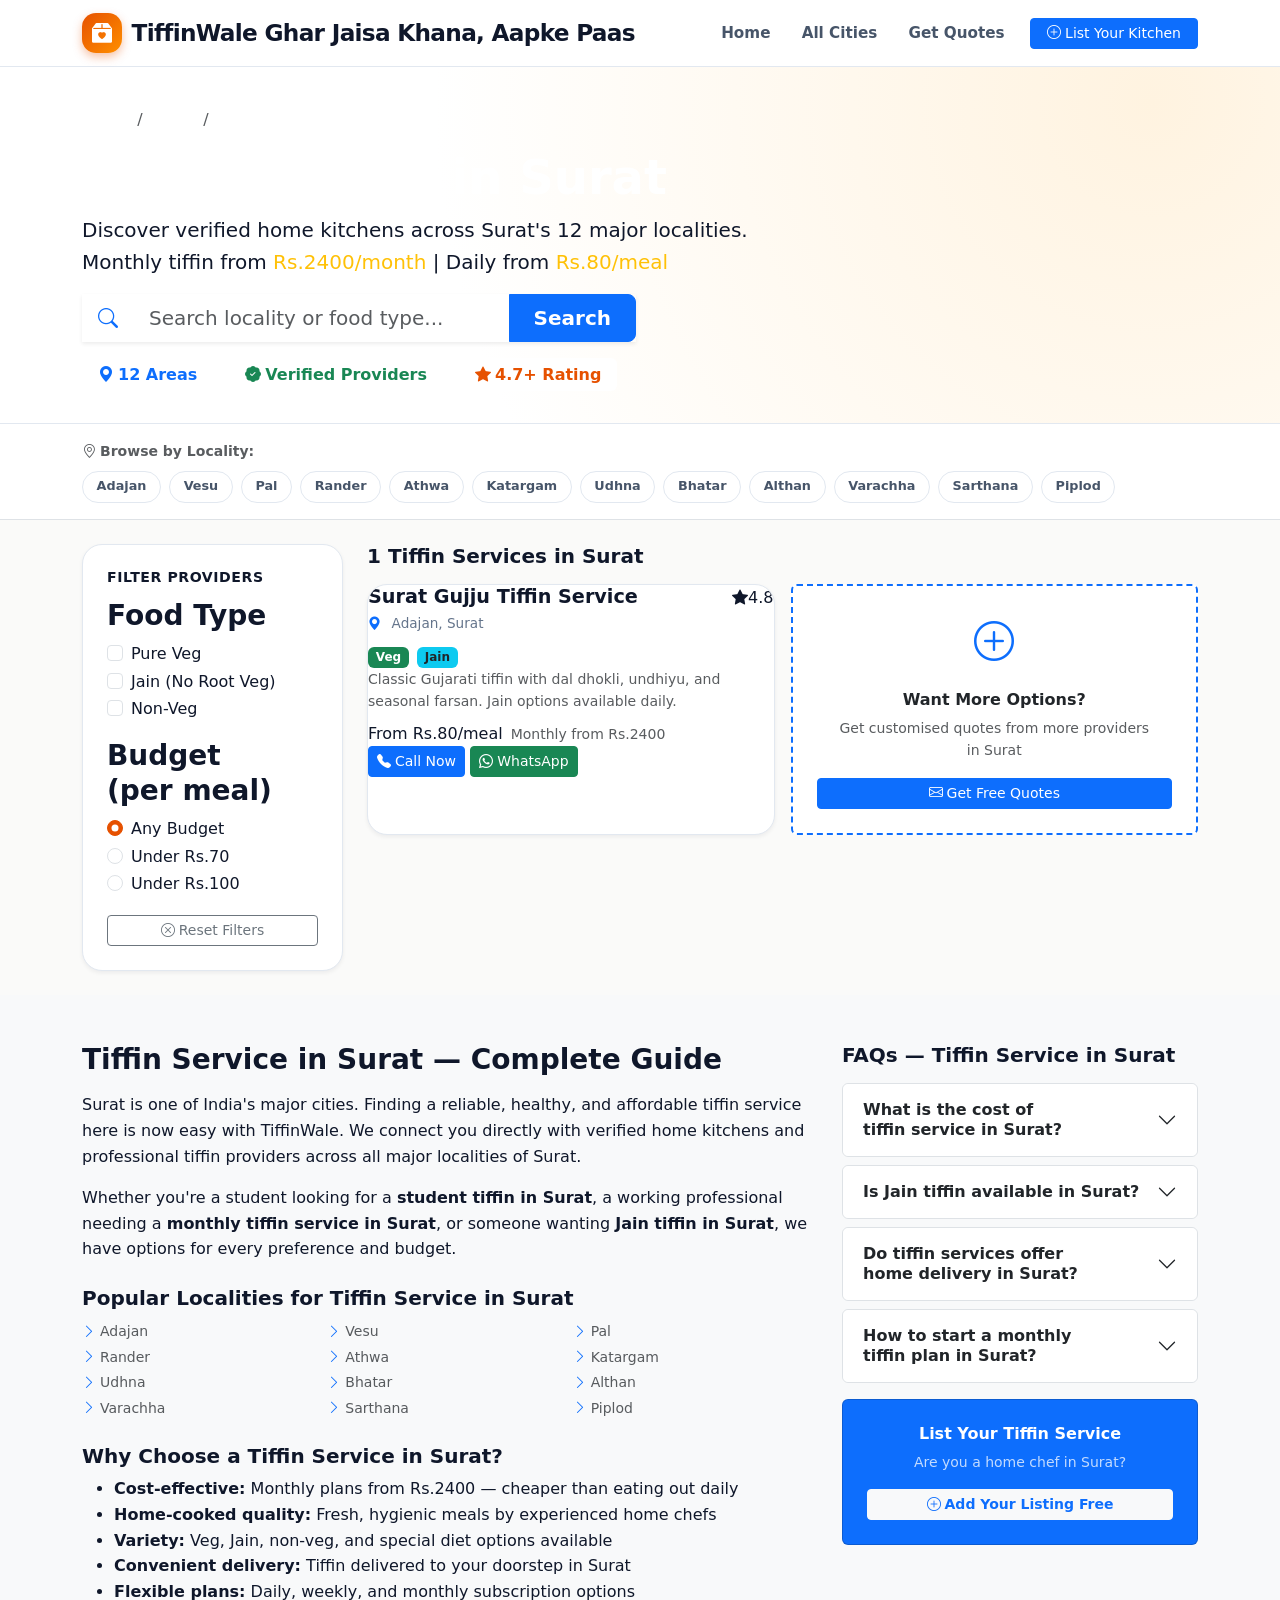
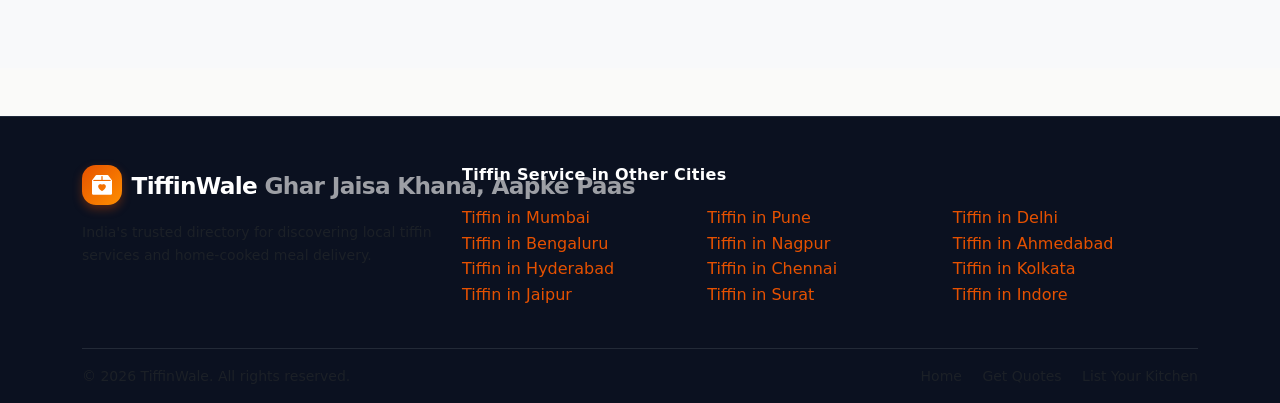
<file: tiffin-service-surat.html>
<!DOCTYPE html>
<html lang="en">
<head>
  <meta charset="UTF-8">
  <meta name="viewport" content="width=device-width, initial-scale=1.0">
  <meta http-equiv="X-UA-Compatible" content="IE=edge">
  <title>Tiffin Service in Surat | Monthly Dabba & Ghar Ka Khana</title>
  <meta name="description" content="Find best tiffin service in Surat. Pure veg tiffin, Jain & Gujarati ghar ka khana. Monthly tiffin service in Surat from Rs.2400. Direct kitchen contact!">
  <meta name="keywords" content="tiffin service in Surat, Surat tiffin service, homemade food Surat, monthly tiffin Surat, veg tiffin Surat, dabba service Surat, meal delivery Surat, tiffin near me Surat">
  <meta name="robots" content="index, follow">
  <meta name="theme-color" content="#e65100">
  <link rel="canonical" href="https://akhairkar.github.io/tiffinservice/tiffin-service-surat.html">
  <meta name="author" content="TiffinWale">
  <meta name="geo.region" content="IN-GJ">
  <meta name="geo.placename" content="Surat">
  <link rel="icon" type="image/svg+xml" href="favicon.svg">
  <meta property="og:type" content="website">
  <meta property="og:url" content="https://akhairkar.github.io/tiffinservice/tiffin-service-surat.html">
  <meta property="og:title" content="Tiffin Service in Surat | Monthly Dabba & Ghar Ka Khana">
  <meta property="og:description" content="Find best tiffin service in Surat. Pure veg tiffin, Jain & Gujarati ghar ka khana. Monthly tiffin service in Surat from Rs.2400. Direct kitchen contact!">
  <meta property="og:site_name" content="TiffinWale">
  <meta property="og:locale" content="en_IN">
  <meta property="og:image" content="https://akhairkar.github.io/tiffinservice/city_preview.png">

  <!-- Twitter / X Meta Tags -->
  <meta name="twitter:card" content="summary_large_image">
  <meta name="twitter:url" content="https://akhairkar.github.io/tiffinservice/tiffin-service-surat.html">
  <meta name="twitter:title" content="Tiffin Service in Surat | Monthly Dabba & Ghar Ka Khana">
  <meta name="twitter:description" content="Find best tiffin service in Surat. Pure veg tiffin, Jain & Gujarati ghar ka khana. Monthly tiffin service in Surat from Rs.2400. Direct kitchen contact!">
  <meta name="twitter:image" content="https://akhairkar.github.io/tiffinservice/city_preview.png">
  <link rel="preconnect" href="https://cdn.jsdelivr.net" crossorigin>
  <link rel="dns-prefetch" href="https://cdn.jsdelivr.net">
  <link rel="preload" href="css/style.css" as="style">
  <style>h1,h2,h3{text-wrap:balance}p{text-wrap:pretty}</style>
  <link rel="stylesheet" href="https://cdn.jsdelivr.net/npm/bootstrap@5.3.3/dist/css/bootstrap.min.css" integrity="sha384-QWTKZyjpPEjISv5WaRU9OFeRpok6YctnYmDr5pNlyT2bRjXh0JMhjY6hW+ALEwIH" crossorigin="anonymous">
  <link rel="stylesheet" href="https://cdn.jsdelivr.net/npm/bootstrap-icons@1.11.3/font/bootstrap-icons.min.css">
  <link rel="stylesheet" href="css/style.css">
  <script type="application/ld+json">
{
  "@context": "https://schema.org",
  "@graph": [
    {
      "@type": "BreadcrumbList",
      "itemListElement": [
        {
          "@type": "ListItem",
          "position": 1,
          "name": "Home",
          "item": "https://akhairkar.github.io/tiffinservice/"
        },
        {
          "@type": "ListItem",
          "position": 2,
          "name": "Cities",
          "item": "https://akhairkar.github.io/tiffinservice/#citiesSection"
        },
        {
          "@type": "ListItem",
          "position": 3,
          "name": "Tiffin Service in Surat",
          "item": "https://akhairkar.github.io/tiffinservice/tiffin-service-surat.html"
        }
      ]
    },
    {
      "@type": "CollectionPage",
      "name": "Tiffin Services in Surat",
      "description": "Directory of verified tiffin services in Surat, Gujarat providing homemade daily and monthly meals.",
      "url": "https://akhairkar.github.io/tiffinservice/tiffin-service-surat.html"
    },
    {
      "@type": "LocalBusiness",
      "@id": "https://akhairkar.github.io/tiffinservice/tiffin-service-surat.html#provider-1",
      "name": "Surat Gujju Tiffin Service",
      "description": "Classic Gujarati tiffin with dal dhokli, undhiyu, and seasonal farsan. Jain options available daily.",
      "address": {
        "@type": "PostalAddress",
        "addressLocality": "Surat",
        "addressRegion": "Gujarat",
        "addressCountry": "IN"
      },
      "geo": {
        "@type": "GeoCoordinates",
        "latitude": 21.1702,
        "longitude": 72.8311
      },
      "telephone": "+919876543224",
      "priceRange": "Rs.80+",
      "servesCuisine": [
        "Gujarati",
        "Surti",
        "Kathiyawadi",
        "Pure Veg"
      ],
      "areaServed": "Surat",
      "aggregateRating": {
        "@type": "AggregateRating",
        "ratingValue": 4.8,
        "reviewCount": "47",
        "bestRating": "5"
      },
      "openingHoursSpecification": [
        {
          "@type": "OpeningHoursSpecification",
          "dayOfWeek": [
            "Monday",
            "Tuesday",
            "Wednesday",
            "Thursday",
            "Friday",
            "Saturday"
          ],
          "opens": "08:00",
          "closes": "21:00"
        }
      ],
      "openingHours": "Mo-Sa 08:00-21:00"
    },
    {
      "@type": "FAQPage",
      "mainEntity": [
        {
          "@type": "Question",
          "name": "What is the cost of tiffin service in Surat?",
          "acceptedAnswer": {
            "@type": "Answer",
            "text": "Tiffin services in Surat start from Rs.80/meal. Monthly plans range from Rs.2400 to Rs.3,500 depending on meals and food type."
          }
        },
        {
          "@type": "Question",
          "name": "Is Jain tiffin available in Surat?",
          "acceptedAnswer": {
            "@type": "Answer",
            "text": "Yes! Several providers in Surat offer 100% Jain tiffin without onion, garlic, and root vegetables. Contact providers to confirm their Jain menu."
          }
        },
        {
          "@type": "Question",
          "name": "Do tiffin services offer home delivery in Surat?",
          "acceptedAnswer": {
            "@type": "Answer",
            "text": "Most providers offer free home delivery within 3-5 km. Some also deliver to offices and PG accommodations in Surat."
          }
        },
        {
          "@type": "Question",
          "name": "How to start a monthly tiffin plan in Surat?",
          "acceptedAnswer": {
            "@type": "Answer",
            "text": "Click \"Call Now\" or \"WhatsApp\" on any provider card, mention your area in Surat and food preferences, and they will share monthly plan details."
          }
        }
      ]
    }
  ]
}
  </script>
</head>
<body>

  <header class="site-header" id="siteHeader">
    <div class="container-xl">
      <nav class="navbar navbar-expand-lg py-2" aria-label="Main navigation">
        <a class="navbar-brand brand-logo" href="index.html" aria-label="TiffinWale Homepage">
          <div class="brand-icon-box" aria-hidden="true"><i class="bi bi-box2-heart-fill"></i></div>
          <div class="brand-text-block">
            <span class="brand-name">TiffinWale</span>
            <span class="brand-tagline">Ghar Jaisa Khana, Aapke Paas</span>
          </div>
        </a>
        <button class="navbar-toggler border-0 shadow-none" type="button" data-bs-toggle="collapse" data-bs-target="#navbarMain" aria-controls="navbarMain" aria-expanded="false" aria-label="Toggle navigation">
          <i class="bi bi-list fs-2 text-primary"></i>
        </button>
        <div class="collapse navbar-collapse" id="navbarMain">
          <ul class="navbar-nav ms-auto align-items-lg-center gap-lg-1">
            <li class="nav-item"><a class="nav-link" href="index.html">Home</a></li>
            <li class="nav-item"><a class="nav-link" href="index.html#citiesSection">All Cities</a></li>
            <li class="nav-item"><a class="nav-link" href="index.html#leadSection">Get Quotes</a></li>
            <li class="nav-item ms-lg-2">
              <a class="btn btn-primary btn-sm px-3" href="index.html#businessSection">
                <i class="bi bi-plus-circle me-1"></i>List Your Kitchen
              </a>
            </li>
          </ul>
        </div>
      </nav>
    </div>
  </header>

  <section class="city-hero-banner" aria-label="Surat tiffin services">
    <div class="container-xl">
      <nav aria-label="breadcrumb" class="mb-2">
        <ol class="breadcrumb breadcrumb-dark small">
          <li class="breadcrumb-item"><a href="index.html" class="text-white-50">Home</a></li>
          <li class="breadcrumb-item"><a href="index.html#citiesSection" class="text-white-50">Cities</a></li>
          <li class="breadcrumb-item active text-white" aria-current="page">Surat</li>
        </ol>
      </nav>
      <h1 class="display-5 fw-bold text-white mb-2">Tiffin Service in Surat</h1>
      <p class="lead text-white-75 mb-3">
        Discover verified home kitchens across Surat's 12 major localities.<br class="d-none d-md-block">
        Monthly tiffin from <strong class="text-warning">Rs.2400/month</strong> | Daily from <strong class="text-warning">Rs.80/meal</strong>
      </p>
      <div class="row g-2">
        <div class="col-12 col-md-8 col-lg-6">
          <div class="input-group input-group-lg shadow-sm">
            <span class="input-group-text bg-white border-0"><i class="bi bi-search text-primary"></i></span>
            <input type="text" class="form-control border-0" id="citySearchInput" placeholder="Search locality or food type...">
            <button class="btn btn-primary px-4 fw-semibold" onclick="applyFilters()">Search</button>
          </div>
        </div>
      </div>
      <div class="d-flex flex-wrap gap-3 mt-3">
        <span class="badge bg-white text-primary fs-6 fw-semibold px-3 py-2"><i class="bi bi-geo-alt-fill me-1"></i>12 Areas</span>
        <span class="badge bg-white text-success fs-6 fw-semibold px-3 py-2"><i class="bi bi-patch-check-fill me-1"></i>Verified Providers</span>
        <span class="badge bg-white fs-6 fw-semibold px-3 py-2" style="color:#e65100"><i class="bi bi-star-fill me-1"></i>4.7+ Rating</span>
      </div>
    </div>
  </section>

  <section class="bg-white border-bottom py-3">
    <div class="container-xl">
      <p class="small text-muted fw-semibold mb-2"><i class="bi bi-geo-alt me-1"></i>Browse by Locality:</p>
      <div class="d-flex flex-wrap gap-2">
          <a href="https://akhairkar.github.io/tiffinservice/tiffin-service-surat.html" class="locality-chip">Adajan</a>
          <a href="https://akhairkar.github.io/tiffinservice/tiffin-service-surat.html" class="locality-chip">Vesu</a>
          <a href="https://akhairkar.github.io/tiffinservice/tiffin-service-surat.html" class="locality-chip">Pal</a>
          <a href="https://akhairkar.github.io/tiffinservice/tiffin-service-surat.html" class="locality-chip">Rander</a>
          <a href="https://akhairkar.github.io/tiffinservice/tiffin-service-surat.html" class="locality-chip">Athwa</a>
          <a href="https://akhairkar.github.io/tiffinservice/tiffin-service-surat.html" class="locality-chip">Katargam</a>
          <a href="https://akhairkar.github.io/tiffinservice/tiffin-service-surat.html" class="locality-chip">Udhna</a>
          <a href="https://akhairkar.github.io/tiffinservice/tiffin-service-surat.html" class="locality-chip">Bhatar</a>
          <a href="https://akhairkar.github.io/tiffinservice/tiffin-service-surat.html" class="locality-chip">Althan</a>
          <a href="https://akhairkar.github.io/tiffinservice/tiffin-service-surat.html" class="locality-chip">Varachha</a>
          <a href="https://akhairkar.github.io/tiffinservice/tiffin-service-surat.html" class="locality-chip">Sarthana</a>
          <a href="https://akhairkar.github.io/tiffinservice/tiffin-service-surat.html" class="locality-chip">Piplod</a>
      </div>
    </div>
  </section>

  <section class="py-4">
    <div class="container-xl">
      <div class="row g-4">

        <div class="col-lg-3 d-none d-lg-block">
          <div class="filter-sidebar-card">
            <h2 class="filter-group-title">Filter Providers</h2>
            <div class="filter-group">
              <h3 class="filter-group-subtitle">Food Type</h3>
              <div class="form-check"><input class="form-check-input" type="checkbox" id="fVeg" value="Veg" onchange="applyFilters()"><label class="form-check-label" for="fVeg">Pure Veg</label></div>
              <div class="form-check"><input class="form-check-input" type="checkbox" id="fJain" value="Jain" onchange="applyFilters()"><label class="form-check-label" for="fJain">Jain (No Root Veg)</label></div>
              <div class="form-check"><input class="form-check-input" type="checkbox" id="fNonVeg" value="Non-Veg" onchange="applyFilters()"><label class="form-check-label" for="fNonVeg">Non-Veg</label></div>
            </div>
            <div class="filter-group mt-3">
              <h3 class="filter-group-subtitle">Budget (per meal)</h3>
              <div class="form-check"><input class="form-check-input" type="radio" name="priceFilter" id="pAny" value="" checked onchange="applyFilters()"><label class="form-check-label" for="pAny">Any Budget</label></div>
              <div class="form-check"><input class="form-check-input" type="radio" name="priceFilter" id="p70" value="70" onchange="applyFilters()"><label class="form-check-label" for="p70">Under Rs.70</label></div>
              <div class="form-check"><input class="form-check-input" type="radio" name="priceFilter" id="p100" value="100" onchange="applyFilters()"><label class="form-check-label" for="p100">Under Rs.100</label></div>
            </div>
            <button class="btn btn-outline-secondary btn-sm w-100 mt-3" onclick="resetFilters()"><i class="bi bi-x-circle me-1"></i>Reset Filters</button>
          </div>
        </div>

        <div class="col-lg-9">
          <div class="d-flex justify-content-between align-items-center mb-3">
            <h2 class="h5 fw-bold mb-0"><span id="resultsCount">1</span> Tiffin Services in Surat</h2>
            <button class="btn btn-outline-primary btn-sm d-lg-none" data-bs-toggle="offcanvas" data-bs-target="#mobileFilters"><i class="bi bi-funnel me-1"></i>Filters</button>
          </div>
          <div id="providerCardsGrid" class="row g-3">
            <div class="col-12 col-md-6" data-food-types="Veg,Jain" data-price="80" data-locality="adajan">
              <article class="provider-card h-100" id="provider-1" itemscope itemtype="https://schema.org/LocalBusiness">
                <div class="provider-card-header">
                  <div class="d-flex align-items-start justify-content-between gap-2">
                    <div>
                      <h3 class="provider-name" itemprop="name">Surat Gujju Tiffin Service</h3>
                      <p class="provider-location mb-1"><i class="bi bi-geo-alt-fill text-primary me-1"></i>Adajan, Surat</p>
                    </div>
                    <div class="rating-badge" itemprop="aggregateRating" itemscope itemtype="https://schema.org/AggregateRating">
                      <i class="bi bi-star-fill"></i><span itemprop="ratingValue">4.8</span>
                      <meta itemprop="reviewCount" content="47">
                    </div>
                  </div>
                  <div class="d-flex flex-wrap gap-1 mt-2"><span class="badge bg-success me-1">Veg</span><span class="badge bg-info text-dark me-1">Jain</span><span class="badge verified-badge"><i class="bi bi-patch-check-fill me-1"></i>Verified</span></div>
                </div>
                <div class="provider-card-body">
                  <p class="small text-muted mb-2" itemprop="description">Classic Gujarati tiffin with dal dhokli, undhiyu, and seasonal farsan. Jain options available daily.</p>
                  <div class="price-row"><span class="price-per-meal" itemprop="priceRange">From Rs.80/meal</span><span class="text-muted small ms-2">Monthly from Rs.2400</span></div>
                </div>
                <div class="provider-card-footer">
                  <a href="tel:+919876543224" class="btn btn-primary btn-sm flex-grow-1"><i class="bi bi-telephone-fill me-1"></i>Call Now</a>
                  <a href="https://wa.me/919876543224?text=Hi%2C+I+found+you+on+TiffinWale.+Interested+in+tiffin+in+Surat." class="btn btn-success btn-sm flex-grow-1" target="_blank" rel="noopener noreferrer"><i class="bi bi-whatsapp me-1"></i>WhatsApp</a>
                </div>
              </article>
            </div>

            <div class="col-12 col-md-6">
              <div class="card border-primary h-100 text-center p-4 d-flex flex-column justify-content-center" style="border-style:dashed!important;border-width:2px!important">
                <i class="bi bi-plus-circle text-primary fs-1 mb-3"></i>
                <h3 class="h6 fw-bold">Want More Options?</h3>
                <p class="small text-muted">Get customised quotes from more providers in Surat</p>
                <a href="index.html#leadSection" class="btn btn-primary btn-sm"><i class="bi bi-envelope me-1"></i>Get Free Quotes</a>
              </div>
            </div>
          </div>
        </div>
      </div>
    </div>
  </section>

  <section class="bg-light py-5">
    <div class="container-xl">
      <div class="row g-4">
        <div class="col-lg-8">
          <h2 class="h3 fw-bold mb-3">Tiffin Service in Surat — Complete Guide</h2>
          <p>Surat is one of India's major cities. Finding a reliable, healthy, and affordable tiffin service here is now easy with TiffinWale. We connect you directly with verified home kitchens and professional tiffin providers across all major localities of Surat.</p>
          <p>Whether you're a student looking for a <strong>student tiffin in Surat</strong>, a working professional needing a <strong>monthly tiffin service in Surat</strong>, or someone wanting <strong>Jain tiffin in Surat</strong>, we have options for every preference and budget.</p>
          <h3 class="h5 fw-bold mt-4">Popular Localities for Tiffin Service in Surat</h3>
          <ul class="row row-cols-2 row-cols-md-3 list-unstyled g-0 ps-0">
            <li class="col"><a href="https://akhairkar.github.io/tiffinservice/tiffin-service-surat.html" class="text-decoration-none text-muted small"><i class="bi bi-chevron-right text-primary me-1"></i>Adajan</a></li>
            <li class="col"><a href="https://akhairkar.github.io/tiffinservice/tiffin-service-surat.html" class="text-decoration-none text-muted small"><i class="bi bi-chevron-right text-primary me-1"></i>Vesu</a></li>
            <li class="col"><a href="https://akhairkar.github.io/tiffinservice/tiffin-service-surat.html" class="text-decoration-none text-muted small"><i class="bi bi-chevron-right text-primary me-1"></i>Pal</a></li>
            <li class="col"><a href="https://akhairkar.github.io/tiffinservice/tiffin-service-surat.html" class="text-decoration-none text-muted small"><i class="bi bi-chevron-right text-primary me-1"></i>Rander</a></li>
            <li class="col"><a href="https://akhairkar.github.io/tiffinservice/tiffin-service-surat.html" class="text-decoration-none text-muted small"><i class="bi bi-chevron-right text-primary me-1"></i>Athwa</a></li>
            <li class="col"><a href="https://akhairkar.github.io/tiffinservice/tiffin-service-surat.html" class="text-decoration-none text-muted small"><i class="bi bi-chevron-right text-primary me-1"></i>Katargam</a></li>
            <li class="col"><a href="https://akhairkar.github.io/tiffinservice/tiffin-service-surat.html" class="text-decoration-none text-muted small"><i class="bi bi-chevron-right text-primary me-1"></i>Udhna</a></li>
            <li class="col"><a href="https://akhairkar.github.io/tiffinservice/tiffin-service-surat.html" class="text-decoration-none text-muted small"><i class="bi bi-chevron-right text-primary me-1"></i>Bhatar</a></li>
            <li class="col"><a href="https://akhairkar.github.io/tiffinservice/tiffin-service-surat.html" class="text-decoration-none text-muted small"><i class="bi bi-chevron-right text-primary me-1"></i>Althan</a></li>
            <li class="col"><a href="https://akhairkar.github.io/tiffinservice/tiffin-service-surat.html" class="text-decoration-none text-muted small"><i class="bi bi-chevron-right text-primary me-1"></i>Varachha</a></li>
            <li class="col"><a href="https://akhairkar.github.io/tiffinservice/tiffin-service-surat.html" class="text-decoration-none text-muted small"><i class="bi bi-chevron-right text-primary me-1"></i>Sarthana</a></li>
            <li class="col"><a href="https://akhairkar.github.io/tiffinservice/tiffin-service-surat.html" class="text-decoration-none text-muted small"><i class="bi bi-chevron-right text-primary me-1"></i>Piplod</a></li>
          </ul>
          <h3 class="h5 fw-bold mt-4">Why Choose a Tiffin Service in Surat?</h3>
          <ul>
            <li><strong>Cost-effective:</strong> Monthly plans from Rs.2400 — cheaper than eating out daily</li>
            <li><strong>Home-cooked quality:</strong> Fresh, hygienic meals by experienced home chefs</li>
            <li><strong>Variety:</strong> Veg, Jain, non-veg, and special diet options available</li>
            <li><strong>Convenient delivery:</strong> Tiffin delivered to your doorstep in Surat</li>
            <li><strong>Flexible plans:</strong> Daily, weekly, and monthly subscription options</li>
          </ul>
        </div>
        <div class="col-lg-4">
          <h2 class="h5 fw-bold mb-3">FAQs — Tiffin Service in Surat</h2>
          <div class="accordion accordion-flush" id="cityFaq">
            <div class="accordion-item border rounded mb-2">
              <h3 class="accordion-header">
                <button class="accordion-button collapsed rounded fw-semibold" type="button" data-bs-toggle="collapse" data-bs-target="#faq1">What is the cost of tiffin service in Surat?</button>
              </h3>
              <div id="faq1" class="accordion-collapse collapse" data-bs-parent="#cityFaq">
                <div class="accordion-body small text-muted">Tiffin services in Surat start from Rs.80/meal. Monthly plans range from Rs.2400 to Rs.3,500 depending on meals and food type.</div>
              </div>
            </div>
            <div class="accordion-item border rounded mb-2">
              <h3 class="accordion-header">
                <button class="accordion-button collapsed rounded fw-semibold" type="button" data-bs-toggle="collapse" data-bs-target="#faq2">Is Jain tiffin available in Surat?</button>
              </h3>
              <div id="faq2" class="accordion-collapse collapse" data-bs-parent="#cityFaq">
                <div class="accordion-body small text-muted">Yes! Several providers in Surat offer 100% Jain tiffin without onion, garlic, and root vegetables. Contact providers to confirm their Jain menu.</div>
              </div>
            </div>
            <div class="accordion-item border rounded mb-2">
              <h3 class="accordion-header">
                <button class="accordion-button collapsed rounded fw-semibold" type="button" data-bs-toggle="collapse" data-bs-target="#faq3">Do tiffin services offer home delivery in Surat?</button>
              </h3>
              <div id="faq3" class="accordion-collapse collapse" data-bs-parent="#cityFaq">
                <div class="accordion-body small text-muted">Most providers offer free home delivery within 3-5 km. Some also deliver to offices and PG accommodations in Surat.</div>
              </div>
            </div>
            <div class="accordion-item border rounded mb-2">
              <h3 class="accordion-header">
                <button class="accordion-button collapsed rounded fw-semibold" type="button" data-bs-toggle="collapse" data-bs-target="#faq4">How to start a monthly tiffin plan in Surat?</button>
              </h3>
              <div id="faq4" class="accordion-collapse collapse" data-bs-parent="#cityFaq">
                <div class="accordion-body small text-muted">Click "Call Now" or "WhatsApp" on any provider card, mention your area in Surat and food preferences, and they will share monthly plan details.</div>
              </div>
            </div>
          </div>
          <div class="card bg-primary text-white text-center p-4 mt-3">
            <h3 class="h6 fw-bold mb-2">List Your Tiffin Service</h3>
            <p class="small mb-3 opacity-75">Are you a home chef in Surat?</p>
            <a href="index.html#businessSection" class="btn btn-light btn-sm text-primary fw-semibold"><i class="bi bi-plus-circle me-1"></i>Add Your Listing Free</a>
          </div>
        </div>
      </div>
    </div>
  </section>

  <div class="offcanvas offcanvas-start" tabindex="-1" id="mobileFilters" aria-labelledby="mobileFiltersLabel">
    <div class="offcanvas-header border-bottom">
      <h2 class="offcanvas-title h6 fw-bold" id="mobileFiltersLabel"><i class="bi bi-funnel me-2"></i>Filter Providers</h2>
      <button type="button" class="btn-close" data-bs-dismiss="offcanvas" aria-label="Close"></button>
    </div>
    <div class="offcanvas-body">
      <div class="form-check"><input class="form-check-input" type="checkbox" id="mfVeg" value="Veg" onchange="applyFilters()"><label class="form-check-label" for="mfVeg">Pure Veg</label></div>
      <div class="form-check"><input class="form-check-input" type="checkbox" id="mfJain" value="Jain" onchange="applyFilters()"><label class="form-check-label" for="mfJain">Jain</label></div>
      <div class="form-check"><input class="form-check-input" type="checkbox" id="mfNonVeg" value="Non-Veg" onchange="applyFilters()"><label class="form-check-label" for="mfNonVeg">Non-Veg</label></div>
      <button class="btn btn-primary w-100 mt-4" data-bs-dismiss="offcanvas" onclick="applyFilters()">Apply Filters</button>
      <button class="btn btn-outline-secondary w-100 mt-2" onclick="resetFilters()">Reset</button>
    </div>
  </div>

  <footer class="site-footer pt-5 pb-3 mt-5">
    <div class="container-xl">
      <div class="row g-4">
        <div class="col-lg-4">
          <a class="navbar-brand brand-logo mb-3 d-inline-flex" href="index.html">
            <div class="brand-icon-box" aria-hidden="true"><i class="bi bi-box2-heart-fill"></i></div>
            <div class="brand-text-block">
              <span class="brand-name text-white">TiffinWale</span>
              <span class="brand-tagline" style="color:rgba(255,255,255,0.6)">Ghar Jaisa Khana, Aapke Paas</span>
            </div>
          </a>
          <p class="text-muted small">India's trusted directory for discovering local tiffin services and home-cooked meal delivery.</p>
        </div>
        <div class="col-lg-8">
          <h3 class="footer-heading">Tiffin Service in Other Cities</h3>
          <ul class="footer-links list-unstyled row row-cols-2 row-cols-md-3 g-0">
            <li><a href="tiffin-service-mumbai.html">Tiffin in Mumbai</a></li>
            <li><a href="tiffin-service-pune.html">Tiffin in Pune</a></li>
            <li><a href="tiffin-service-delhi.html">Tiffin in Delhi</a></li>
            <li><a href="tiffin-service-bengaluru.html">Tiffin in Bengaluru</a></li>
            <li><a href="tiffin-service-nagpur.html">Tiffin in Nagpur</a></li>
            <li><a href="tiffin-service-ahmedabad.html">Tiffin in Ahmedabad</a></li>
            <li><a href="tiffin-service-hyderabad.html">Tiffin in Hyderabad</a></li>
            <li><a href="tiffin-service-chennai.html">Tiffin in Chennai</a></li>
            <li><a href="tiffin-service-kolkata.html">Tiffin in Kolkata</a></li>
            <li><a href="tiffin-service-jaipur.html">Tiffin in Jaipur</a></li>
            <li><a href="tiffin-service-surat.html">Tiffin in Surat</a></li>
            <li><a href="tiffin-service-indore.html">Tiffin in Indore</a></li>
          </ul>
        </div>
      </div>
      <hr class="border-secondary mt-4">
      <div class="d-flex flex-column flex-md-row justify-content-between align-items-center gap-2 text-muted small">
        <p class="mb-0">&copy; 2026 TiffinWale. All rights reserved.</p>
        <p class="mb-0">
          <a href="index.html" class="text-muted text-decoration-none me-3">Home</a>
          <a href="index.html#leadSection" class="text-muted text-decoration-none me-3">Get Quotes</a>
          <a href="index.html#businessSection" class="text-muted text-decoration-none">List Your Kitchen</a>
        </p>
      </div>
    </div>
  </footer>

  <script src="https://cdn.jsdelivr.net/npm/bootstrap@5.3.3/dist/js/bootstrap.bundle.min.js" integrity="sha384-YvpcrYf0tY3lHB60NNkmXc4s9bIOgUxi8T/jzmBQzP3vLFsFixfS4l5vQ/7Kqx" crossorigin="anonymous"></script>
  <script>
    const header = document.getElementById("siteHeader");
    window.addEventListener("scroll", function() { header.classList.toggle("scrolled", window.scrollY > 50); }, { passive: true });

    function applyFilters() {
      var cards = document.querySelectorAll("[data-food-types]");
      var checkedFoods = Array.from(document.querySelectorAll("input[type=checkbox]:checked")).map(function(cb) { return cb.value; });
      var priceFilter = (document.querySelector("input[name=priceFilter]:checked") || {}).value || "";
      var searchTerm = (document.getElementById("citySearchInput") || {}).value || "";
      searchTerm = searchTerm.toLowerCase();
      var visible = 0;
      cards.forEach(function(card) {
        var foodTypes = card.dataset.foodTypes.split(",");
        var price = parseInt(card.dataset.price);
        var locality = card.dataset.locality;
        var foodMatch = checkedFoods.length === 0 || checkedFoods.some(function(f) { return foodTypes.indexOf(f) > -1; });
        var priceMatch = !priceFilter || price <= parseInt(priceFilter);
        var searchMatch = !searchTerm || locality.indexOf(searchTerm) > -1;
        var show = foodMatch && priceMatch && searchMatch;
        card.style.display = show ? "" : "none";
        if (show) visible++;
      });
      var countEl = document.getElementById("resultsCount");
      if (countEl) countEl.textContent = visible;
    }

    function resetFilters() {
      document.querySelectorAll("input[type=checkbox]").forEach(function(cb) { cb.checked = false; });
      var anyRadio = document.getElementById("pAny");
      if (anyRadio) anyRadio.checked = true;
      var s = document.getElementById("citySearchInput");
      if (s) s.value = "";
      applyFilters();
    }
  </script>
</body>
</html>
</file>
<file: css/style.css>
/* ==========================================================================
   TiffinWale - Design System & Stylesheet
   Homepage Styles for All-India Tiffin Service Discovery Platform
   ========================================================================== */

:root {
  /* Brand Palette */
  --primary: #e65100;
  --primary-hover: #c43e00;
  --primary-light: #fff3e0;
  --primary-surface: #fff8f1;
  --primary-glow: rgba(230, 81, 0, 0.16);

  --secondary: #1b5e20;
  --secondary-hover: #144717;
  --secondary-light: #e8f5e9;

  --accent-amber: #f59e0b;
  --accent-red: #dc2626;
  --accent-blue: #0284c7;

  /* Neutrals */
  --text-primary: #0f172a;
  --text-secondary: #475569;
  --text-muted: #64748b;
  --text-inverse: #ffffff;

  /* Backgrounds */
  --bg-body: #fafaf9;
  --bg-surface: #ffffff;
  --bg-subtle: #f4f6f8;
  --bg-dark: #0f172a;
  --bg-dark-surface: #1e293b;

  /* Borders */
  --border-subtle: #e2e8f0;
  --border-focus: #e65100;

  /* Shadows */
  --shadow-xs: 0 1px 2px rgba(15, 23, 42, 0.04);
  --shadow-sm: 0 2px 4px rgba(15, 23, 42, 0.06);
  --shadow-md: 0 6px 16px -2px rgba(15, 23, 42, 0.08);
  --shadow-lg: 0 14px 28px -4px rgba(15, 23, 42, 0.1);
  --shadow-hover: 0 18px 32px -4px rgba(230, 81, 0, 0.14), 0 8px 16px -4px rgba(15, 23, 42, 0.06);

  /* Radii */
  --radius-sm: 8px;
  --radius-md: 14px;
  --radius-lg: 20px;
  --radius-xl: 28px;
  --radius-pill: 9999px;

  /* Transitions */
  --transition-fast: 0.18s ease;
  --transition-normal: 0.28s cubic-bezier(0.16, 1, 0.3, 1);
}

/* Base & Typography */
*, *::before, *::after {
  box-sizing: border-box;
}

html {
  scroll-behavior: smooth;
  scroll-padding-top: 80px;
  overflow-x: hidden;
}

body {
  font-family: system-ui, -apple-system, "Segoe UI", Roboto, "Helvetica Neue", Arial, sans-serif;
  color: var(--text-primary);
  background-color: var(--bg-body);
  line-height: 1.6;
  -webkit-font-smoothing: antialiased;
  -moz-osx-font-smoothing: grayscale;
  overflow-x: hidden;
  max-width: 100vw;
}

.offcanvas:not(.show) {
  visibility: hidden;
  pointer-events: none;
}

h1, h2, h3, h4, h5, h6 {
  color: var(--text-primary);
  font-weight: 700;
  line-height: 1.25;
}

a {
  color: var(--primary);
  text-decoration: none;
  transition: color var(--transition-fast);
}

a:hover {
  color: var(--primary-hover);
}

/* Accessibility Focus Ring */
:focus-visible {
  outline: 3px solid var(--primary);
  outline-offset: 2px;
}

/* Section Spacing */
.section-padding {
  padding: 5rem 0;
}

@media (max-width: 768px) {
  .section-padding {
    padding: 3.5rem 0;
  }
}

.section-header {
  margin-bottom: 2.75rem;
}

.section-badge {
  display: inline-flex;
  align-items: center;
  gap: 0.35rem;
  padding: 0.35rem 0.9rem;
  background-color: var(--primary-light);
  color: var(--primary);
  font-size: 0.825rem;
  font-weight: 700;
  text-transform: uppercase;
  letter-spacing: 0.05em;
  border-radius: var(--radius-pill);
  margin-bottom: 0.75rem;
}

.section-title {
  font-size: clamp(1.85rem, 3.5vw, 2.5rem);
  font-weight: 800;
  letter-spacing: -0.02em;
  margin-bottom: 0.75rem;
}

.section-subtitle {
  color: var(--text-secondary);
  font-size: 1.05rem;
  max-width: 680px;
}

/* Header & Navigation */
.site-header {
  background-color: rgba(255, 255, 255, 0.96);
  backdrop-filter: blur(12px);
  -webkit-backdrop-filter: blur(12px);
  border-bottom: 1px solid var(--border-subtle);
  position: sticky;
  top: 0;
  z-index: 1040;
  transition: all var(--transition-normal);
}

.site-header.scrolled {
  box-shadow: var(--shadow-sm);
  background-color: rgba(255, 255, 255, 0.98);
}

.brand-logo {
  display: inline-flex;
  align-items: center;
  gap: 0.6rem;
  font-size: 1.45rem;
  font-weight: 800;
  color: var(--text-primary);
  letter-spacing: -0.03em;
}

.brand-icon-box {
  width: 40px;
  height: 40px;
  border-radius: var(--radius-md);
  background: linear-gradient(135deg, var(--primary) 0%, #ff8f00 100%);
  display: flex;
  align-items: center;
  justify-content: center;
  color: #ffffff;
  font-size: 1.25rem;
  box-shadow: 0 4px 10px rgba(230, 81, 0, 0.35);
}

.brand-logo span.accent {
  color: var(--primary);
}

.nav-link {
  font-size: 0.95rem;
  font-weight: 600;
  color: var(--text-secondary) !important;
  padding: 0.5rem 0.85rem !important;
  border-radius: var(--radius-sm);
  transition: all var(--transition-fast);
}

.nav-link:hover, .nav-link.active {
  color: var(--primary) !important;
  background-color: var(--primary-light);
}

/* Custom Buttons */
.btn-primary-custom {
  background-color: var(--primary);
  border: 1px solid var(--primary);
  color: #ffffff;
  font-weight: 600;
  padding: 0.7rem 1.4rem;
  border-radius: var(--radius-pill);
  display: inline-flex;
  align-items: center;
  justify-content: center;
  gap: 0.5rem;
  box-shadow: 0 4px 12px rgba(230, 81, 0, 0.25);
  transition: all var(--transition-normal);
  min-height: 44px;
}

.btn-primary-custom:hover {
  background-color: var(--primary-hover);
  border-color: var(--primary-hover);
  color: #ffffff;
  transform: translateY(-2px);
  box-shadow: 0 6px 18px rgba(230, 81, 0, 0.35);
}

.btn-outline-custom {
  background-color: transparent;
  border: 1.5px solid var(--primary);
  color: var(--primary);
  font-weight: 600;
  padding: 0.65rem 1.3rem;
  border-radius: var(--radius-pill);
  display: inline-flex;
  align-items: center;
  justify-content: center;
  gap: 0.5rem;
  transition: all var(--transition-fast);
  min-height: 44px;
}

.btn-outline-custom:hover {
  background-color: var(--primary-light);
  color: var(--primary-hover);
  border-color: var(--primary-hover);
}

.btn-whatsapp {
  background-color: #25d366;
  border: 1px solid #25d366;
  color: #ffffff;
  font-weight: 600;
  padding: 0.45rem 0.9rem;
  border-radius: var(--radius-pill);
  display: inline-flex;
  align-items: center;
  gap: 0.35rem;
  font-size: 0.85rem;
  transition: all var(--transition-fast);
  min-height: 40px;
}

.btn-whatsapp:hover {
  background-color: #1eb956;
  color: #ffffff;
}

.btn-call {
  background-color: #f1f5f9;
  border: 1px solid #cbd5e1;
  color: var(--text-primary);
  font-weight: 600;
  padding: 0.45rem 0.9rem;
  border-radius: var(--radius-pill);
  display: inline-flex;
  align-items: center;
  gap: 0.35rem;
  font-size: 0.85rem;
  transition: all var(--transition-fast);
  min-height: 40px;
}

.btn-call:hover {
  background-color: #e2e8f0;
  color: var(--text-primary);
}

/* Hero Section */
.hero-section {
  background: radial-gradient(circle at 85% 20%, #fff0e6 0%, #fafaf9 60%);
  padding: 3.5rem 0 4.5rem 0;
  position: relative;
  overflow: hidden;
}

.hero-heading {
  font-size: clamp(2.1rem, 4.5vw, 3.5rem);
  font-weight: 800;
  letter-spacing: -0.03em;
  color: var(--text-primary);
  margin-bottom: 1.25rem;
}

.hero-lead {
  font-size: clamp(1.05rem, 1.8vw, 1.25rem);
  color: var(--text-secondary);
  margin-bottom: 2rem;
  line-height: 1.5;
}

/* Search Box Container */
.hero-search-wrapper {
  background-color: var(--bg-surface);
  border: 1px solid var(--border-subtle);
  border-radius: var(--radius-xl);
  padding: 1.25rem;
  box-shadow: var(--shadow-lg);
  margin-bottom: 1.75rem;
}

.search-input-group {
  position: relative;
  display: flex;
  align-items: center;
}

.search-icon-inside {
  position: absolute;
  left: 1.25rem;
  color: var(--text-muted);
  font-size: 1.25rem;
  pointer-events: none;
  z-index: 2;
}

.search-input-field {
  padding-left: 3.25rem !important;
  padding-right: 1rem !important;
  height: 56px;
  border-radius: var(--radius-lg) !important;
  border: 1.5px solid #cbd5e1;
  font-size: 1.05rem;
  font-weight: 500;
  color: var(--text-primary);
  background-color: #ffffff;
  transition: all var(--transition-fast);
}

.search-input-field:focus {
  border-color: var(--primary);
  box-shadow: 0 0 0 4px var(--primary-glow);
}

.btn-search-main {
  height: 56px;
  padding: 0 1.85rem;
  font-size: 1.05rem;
  font-weight: 700;
  border-radius: var(--radius-lg);
}

.btn-location-action {
  height: 56px;
  padding: 0 1.2rem;
  font-size: 0.95rem;
  font-weight: 600;
  border-radius: var(--radius-lg);
  border: 1.5px solid #cbd5e1;
  background-color: #f8fafc;
  color: var(--text-secondary);
  display: inline-flex;
  align-items: center;
  justify-content: center;
  gap: 0.45rem;
  white-space: nowrap;
  transition: all var(--transition-fast);
}

.btn-location-action:hover {
  background-color: var(--primary-light);
  border-color: var(--primary);
  color: var(--primary);
}

.location-status-banner {
  margin-top: 0.75rem;
  font-size: 0.875rem;
  display: none;
  padding: 0.5rem 0.85rem;
  border-radius: var(--radius-sm);
}

.location-status-banner.show {
  display: block;
}

.location-status-banner.success {
  background-color: var(--secondary-light);
  color: var(--secondary);
  border: 1px solid #c8e6c9;
}

.location-status-banner.warning {
  background-color: #fff3cd;
  color: #856404;
  border: 1px solid #ffeeba;
}

/* Preference Chips */
.preference-chips-container {
  display: flex;
  flex-wrap: wrap;
  align-items: center;
  gap: 0.55rem;
}

.preference-chip {
  background-color: #f1f5f9;
  color: var(--text-secondary);
  border: 1px solid #e2e8f0;
  border-radius: var(--radius-pill);
  padding: 0.4rem 0.9rem;
  font-size: 0.875rem;
  font-weight: 600;
  cursor: pointer;
  display: inline-flex;
  align-items: center;
  gap: 0.35rem;
  user-select: none;
  transition: all var(--transition-fast);
}

.preference-chip:hover {
  background-color: #e2e8f0;
  color: var(--text-primary);
}

.preference-chip.active {
  background-color: var(--primary);
  color: #ffffff;
  border-color: var(--primary);
  box-shadow: 0 2px 8px rgba(230, 81, 0, 0.25);
}

/* Trust Elements */
.trust-strip {
  background-color: var(--bg-surface);
  border-top: 1px solid var(--border-subtle);
  border-bottom: 1px solid var(--border-subtle);
  padding: 1.5rem 0;
}

.trust-item {
  display: flex;
  align-items: center;
  gap: 0.85rem;
}

.trust-icon-wrap {
  width: 42px;
  height: 42px;
  border-radius: 50%;
  background-color: var(--primary-light);
  color: var(--primary);
  display: flex;
  align-items: center;
  justify-content: center;
  font-size: 1.2rem;
  flex-shrink: 0;
}

.trust-text-heading {
  font-size: 0.95rem;
  font-weight: 700;
  color: var(--text-primary);
  margin-bottom: 0.1rem;
}

.trust-text-sub {
  font-size: 0.825rem;
  color: var(--text-muted);
  margin: 0;
}

/* Hero Visual Art Treatment */
.hero-visual-card {
  position: relative;
  border-radius: var(--radius-xl);
  overflow: hidden;
  box-shadow: var(--shadow-lg);
  background: linear-gradient(145deg, #ffffff, #fff5eb);
  border: 1px solid var(--border-subtle);
  padding: 1.75rem;
}

.hero-art-svg {
  width: 100%;
  max-width: 480px;
  height: auto;
  margin: 0 auto;
  display: block;
}

.hero-floating-badge {
  position: absolute;
  background-color: #ffffff;
  border-radius: var(--radius-md);
  padding: 0.65rem 1rem;
  box-shadow: var(--shadow-md);
  border: 1px solid var(--border-subtle);
  display: flex;
  align-items: center;
  gap: 0.5rem;
  font-size: 0.85rem;
  font-weight: 700;
  color: var(--text-primary);
  animation: floatBadge 3.5s ease-in-out infinite alternate;
}

.hero-floating-badge.badge-top {
  top: 1.5rem;
  right: 1.5rem;
}

.hero-floating-badge.badge-bottom {
  bottom: 1.5rem;
  left: 1.5rem;
  animation-delay: 1.2s;
}

@keyframes floatBadge {
  0% { transform: translateY(0); }
  100% { transform: translateY(-8px); }
}

/* Popular Cities Section */
.city-card {
  background-color: var(--bg-surface);
  border: 1px solid var(--border-subtle);
  border-radius: var(--radius-md);
  padding: 1.25rem 1rem;
  text-align: center;
  transition: all var(--transition-normal);
  display: flex;
  flex-direction: column;
  align-items: center;
  justify-content: center;
  position: relative;
  overflow: hidden;
  height: 100%;
  color: var(--text-primary);
}

.city-card:hover {
  transform: translateY(-4px);
  border-color: var(--primary);
  box-shadow: var(--shadow-hover);
  color: var(--primary);
}

.city-icon-box {
  width: 48px;
  height: 48px;
  border-radius: 50%;
  background-color: var(--primary-light);
  color: var(--primary);
  display: flex;
  align-items: center;
  justify-content: center;
  font-size: 1.35rem;
  margin-bottom: 0.85rem;
  transition: transform var(--transition-fast);
}

.city-card:hover .city-icon-box {
  transform: scale(1.1);
  background-color: var(--primary);
  color: #ffffff;
}

.city-name {
  font-size: 1.05rem;
  font-weight: 700;
  margin-bottom: 0.25rem;
}

.city-tagline {
  font-size: 0.8rem;
  color: var(--text-muted);
}

/* Categories & Food Preferences Section */
.category-card {
  background-color: var(--bg-surface);
  border: 1px solid var(--border-subtle);
  border-radius: var(--radius-lg);
  padding: 1.5rem 1.25rem;
  height: 100%;
  transition: all var(--transition-normal);
  cursor: pointer;
  display: flex;
  flex-direction: column;
}

.category-card:hover {
  border-color: var(--primary);
  box-shadow: var(--shadow-hover);
  transform: translateY(-4px);
}

.category-icon {
  width: 48px;
  height: 48px;
  border-radius: var(--radius-md);
  display: flex;
  align-items: center;
  justify-content: center;
  font-size: 1.35rem;
  margin-bottom: 1rem;
}

.category-icon.veg {
  background-color: #e8f5e9;
  color: #1b5e20;
}

.category-icon.jain {
  background-color: #fef3c7;
  color: #b45309;
}

.category-icon.nonveg {
  background-color: #fee2e2;
  color: #b91c1c;
}

.category-icon.homemade {
  background-color: #ffedd5;
  color: #c2410c;
}

.category-icon.student {
  background-color: #e0f2fe;
  color: #0369a1;
}

.category-icon.office {
  background-color: #ede9fe;
  color: #6d28d9;
}

.category-icon.monthly {
  background-color: #fce7f3;
  color: #be185d;
}

.category-icon.daily {
  background-color: #ecfdf5;
  color: #047857;
}

.category-icon.timing {
  background-color: #fff7ed;
  color: #ea580c;
}

.category-title {
  font-size: 1.1rem;
  font-weight: 700;
  margin-bottom: 0.4rem;
}

.category-desc {
  font-size: 0.85rem;
  color: var(--text-secondary);
  line-height: 1.45;
  margin: 0;
}

/* How It Works Section */
.how-it-works-step {
  background-color: var(--bg-surface);
  border: 1px solid var(--border-subtle);
  border-radius: var(--radius-lg);
  padding: 2rem 1.5rem;
  text-align: center;
  height: 100%;
  position: relative;
  transition: all var(--transition-normal);
}

.how-it-works-step:hover {
  transform: translateY(-4px);
  box-shadow: var(--shadow-md);
  border-color: var(--primary);
}

.step-num-pill {
  position: absolute;
  top: 1rem;
  left: 1rem;
  background-color: var(--primary-light);
  color: var(--primary);
  font-size: 0.75rem;
  font-weight: 800;
  padding: 0.25rem 0.65rem;
  border-radius: var(--radius-pill);
}

.step-icon-wrap {
  width: 64px;
  height: 64px;
  border-radius: 50%;
  background: linear-gradient(135deg, var(--primary-light) 0%, #ffe0b2 100%);
  color: var(--primary);
  display: flex;
  align-items: center;
  justify-content: center;
  font-size: 1.65rem;
  margin: 0.5rem auto 1.25rem auto;
}

.step-title {
  font-size: 1.15rem;
  font-weight: 700;
  margin-bottom: 0.5rem;
}

.step-desc {
  font-size: 0.9rem;
  color: var(--text-secondary);
  margin: 0;
}

/* Featured / Popular Tiffin Services Section */
.provider-card {
  background-color: var(--bg-surface);
  border: 1px solid var(--border-subtle);
  border-radius: var(--radius-lg);
  overflow: hidden;
  box-shadow: var(--shadow-sm);
  transition: all var(--transition-normal);
  display: flex;
  flex-direction: column;
  height: 100%;
}

.provider-card:hover {
  transform: translateY(-5px);
  border-color: var(--primary);
  box-shadow: var(--shadow-hover);
}

.provider-thumb-wrap {
  height: 180px;
  background-color: #f1f5f9;
  position: relative;
  overflow: hidden;
}

.provider-img-art {
  width: 100%;
  height: 100%;
  object-fit: cover;
  transition: transform var(--transition-normal);
}

.provider-card:hover .provider-img-art {
  transform: scale(1.04);
}

.badge-diet-wrap {
  position: absolute;
  top: 0.75rem;
  left: 0.75rem;
  display: flex;
  gap: 0.35rem;
  flex-wrap: wrap;
}

.diet-tag {
  font-size: 0.72rem;
  font-weight: 700;
  padding: 0.25rem 0.6rem;
  border-radius: var(--radius-pill);
  backdrop-filter: blur(8px);
}

.diet-tag.veg {
  background-color: rgba(27, 94, 32, 0.9);
  color: #ffffff;
}

.diet-tag.jain {
  background-color: rgba(180, 83, 9, 0.9);
  color: #ffffff;
}

.diet-tag.nonveg {
  background-color: rgba(185, 28, 28, 0.9);
  color: #ffffff;
}

.verified-stamp {
  position: absolute;
  top: 0.75rem;
  right: 0.75rem;
  background-color: rgba(255, 255, 255, 0.95);
  color: #0284c7;
  font-size: 0.72rem;
  font-weight: 700;
  padding: 0.25rem 0.55rem;
  border-radius: var(--radius-pill);
  display: flex;
  align-items: center;
  gap: 0.25rem;
  box-shadow: var(--shadow-xs);
}

.provider-body {
  padding: 1.25rem;
  display: flex;
  flex-direction: column;
  flex-grow: 1;
}

.provider-name {
  font-size: 1.2rem;
  font-weight: 700;
  margin-bottom: 0.3rem;
  color: var(--text-primary);
}

.provider-location {
  font-size: 0.85rem;
  color: var(--text-muted);
  display: flex;
  align-items: center;
  gap: 0.35rem;
  margin-bottom: 0.65rem;
}

.rating-row {
  display: flex;
  align-items: center;
  gap: 0.5rem;
  margin-bottom: 0.85rem;
}

.stars-pill {
  background-color: #fef3c7;
  color: #b45309;
  font-size: 0.8rem;
  font-weight: 700;
  padding: 0.2rem 0.5rem;
  border-radius: var(--radius-sm);
  display: inline-flex;
  align-items: center;
  gap: 0.25rem;
}

.demo-rating-note {
  font-size: 0.75rem;
  color: var(--text-muted);
  font-style: italic;
}

.provider-meta-row {
  display: flex;
  justify-content: space-between;
  align-items: center;
  padding: 0.65rem 0;
  border-top: 1px dashed var(--border-subtle);
  border-bottom: 1px dashed var(--border-subtle);
  margin-bottom: 1rem;
}

.price-indicator {
  font-size: 0.95rem;
  font-weight: 800;
  color: var(--primary);
}

.delivery-badge {
  font-size: 0.78rem;
  color: var(--secondary);
  font-weight: 600;
  background-color: var(--secondary-light);
  padding: 0.2rem 0.55rem;
  border-radius: var(--radius-sm);
}

.provider-actions {
  margin-top: auto;
  display: flex;
  gap: 0.45rem;
  flex-wrap: wrap;
}

.provider-actions .btn {
  flex: 1 1 auto;
}

/* Map Preview Section */
.map-preview-container {
  background-color: var(--bg-surface);
  border: 1px solid var(--border-subtle);
  border-radius: var(--radius-xl);
  overflow: hidden;
  box-shadow: var(--shadow-lg);
}

.map-card-list {
  max-height: 520px;
  overflow-y: auto;
  padding: 1.25rem;
}

.map-card-item {
  border: 1px solid var(--border-subtle);
  border-radius: var(--radius-md);
  padding: 1rem;
  margin-bottom: 0.85rem;
  background-color: #ffffff;
  cursor: pointer;
  transition: all var(--transition-fast);
}

.map-card-item:hover, .map-card-item.active {
  border-color: var(--primary);
  background-color: var(--primary-surface);
  box-shadow: var(--shadow-sm);
}

.map-visual-placeholder {
  min-height: 520px;
  background: linear-gradient(135deg, #e5e7eb 0%, #f3f4f6 100%);
  position: relative;
  display: flex;
  flex-direction: column;
  align-items: center;
  justify-content: center;
  overflow: hidden;
}

/* Simulated Map Grid Pattern */
.map-grid-bg {
  position: absolute;
  inset: 0;
  background-image: 
    linear-gradient(to right, rgba(0, 0, 0, 0.05) 1px, transparent 1px),
    linear-gradient(to bottom, rgba(0, 0, 0, 0.05) 1px, transparent 1px);
  background-size: 32px 32px;
}

.map-roads-svg {
  position: absolute;
  inset: 0;
  width: 100%;
  height: 100%;
  pointer-events: none;
  opacity: 0.6;
}

.map-pin {
  position: absolute;
  transform: translate(-50%, -100%);
  cursor: pointer;
  transition: transform var(--transition-fast);
  z-index: 10;
}

.map-pin:hover, .map-pin.active {
  transform: translate(-50%, -115%) scale(1.15);
  z-index: 20;
}

.pin-bubble {
  background-color: var(--primary);
  color: #ffffff;
  width: 36px;
  height: 36px;
  border-radius: 50% 50% 50% 0;
  transform: rotate(-45deg);
  display: flex;
  align-items: center;
  justify-content: center;
  box-shadow: 0 4px 12px rgba(230, 81, 0, 0.45);
  border: 2px solid #ffffff;
}

.pin-bubble i {
  transform: rotate(45deg);
  font-size: 1rem;
}

.pin-pulse {
  position: absolute;
  bottom: -6px;
  left: 50%;
  transform: translateX(-50%);
  width: 16px;
  height: 16px;
  border-radius: 50%;
  background: rgba(230, 81, 0, 0.4);
  animation: pinPulse 2s infinite ease-out;
}

@keyframes pinPulse {
  0% { transform: translateX(-50%) scale(0.6); opacity: 1; }
  100% { transform: translateX(-50%) scale(2.2); opacity: 0; }
}

.map-tooltip-card {
  position: absolute;
  bottom: 1.5rem;
  left: 50%;
  transform: translateX(-50%);
  background-color: rgba(255, 255, 255, 0.98);
  backdrop-filter: blur(10px);
  border: 1px solid var(--border-subtle);
  border-radius: var(--radius-md);
  padding: 0.85rem 1.25rem;
  box-shadow: var(--shadow-lg);
  display: flex;
  align-items: center;
  gap: 1rem;
  z-index: 30;
  max-width: 90%;
}

.map-badge-tag {
  position: absolute;
  top: 1rem;
  right: 1rem;
  background-color: rgba(15, 23, 42, 0.85);
  color: #ffffff;
  padding: 0.35rem 0.75rem;
  border-radius: var(--radius-pill);
  font-size: 0.75rem;
  font-weight: 600;
  backdrop-filter: blur(4px);
  z-index: 25;
}

/* Nearby Discovery Section */
.nearby-box {
  background: linear-gradient(135deg, #ffffff 0%, var(--primary-surface) 100%);
  border: 1.5px solid #fed7aa;
  border-radius: var(--radius-xl);
  padding: 2.5rem 2rem;
  box-shadow: var(--shadow-md);
}

/* Lead Generation Section */
.lead-section {
  background-color: #faf5ee;
  position: relative;
}

.lead-form-card {
  background-color: var(--bg-surface);
  border: 1px solid var(--border-subtle);
  border-radius: var(--radius-xl);
  padding: 2.25rem;
  box-shadow: var(--shadow-lg);
}

.form-label-custom {
  font-size: 0.88rem;
  font-weight: 700;
  color: var(--text-primary);
  margin-bottom: 0.35rem;
}

.form-control-custom, .form-select-custom {
  border: 1.5px solid #cbd5e1;
  border-radius: var(--radius-md);
  padding: 0.65rem 0.95rem;
  font-size: 0.95rem;
  transition: all var(--transition-fast);
}

.form-control-custom:focus, .form-select-custom:focus {
  border-color: var(--primary);
  box-shadow: 0 0 0 3px var(--primary-glow);
}

/* Business CTA Section */
.business-cta-section {
  background: linear-gradient(135deg, #0f172a 0%, #1e293b 100%);
  color: #ffffff;
  position: relative;
  overflow: hidden;
}

.business-cta-section h2, 
.business-cta-section h3,
.business-cta-section p {
  color: #ffffff;
}

.business-benefit-card {
  background-color: rgba(255, 255, 255, 0.06);
  border: 1px solid rgba(255, 255, 255, 0.12);
  border-radius: var(--radius-lg);
  padding: 1.75rem 1.5rem;
  transition: all var(--transition-normal);
  backdrop-filter: blur(10px);
}

.business-benefit-card:hover {
  background-color: rgba(255, 255, 255, 0.1);
  transform: translateY(-4px);
  border-color: rgba(255, 255, 255, 0.25);
}

.biz-icon-box {
  width: 48px;
  height: 48px;
  border-radius: var(--radius-md);
  background-color: rgba(230, 81, 0, 0.2);
  color: #ff9800;
  display: flex;
  align-items: center;
  justify-content: center;
  font-size: 1.4rem;
  margin-bottom: 1rem;
}

/* Accordion FAQ */
.faq-accordion .accordion-item {
  border: 1px solid var(--border-subtle);
  border-radius: var(--radius-md) !important;
  margin-bottom: 0.85rem;
  overflow: hidden;
  background-color: var(--bg-surface);
}

.faq-accordion .accordion-button {
  font-size: 1.05rem;
  font-weight: 700;
  color: var(--text-primary);
  padding: 1.25rem 1.5rem;
  background-color: #ffffff;
  box-shadow: none;
}

.faq-accordion .accordion-button:not(.collapsed) {
  color: var(--primary);
  background-color: var(--primary-surface);
}

.faq-accordion .accordion-button:focus {
  box-shadow: 0 0 0 3px var(--primary-glow);
}

.faq-accordion .accordion-body {
  font-size: 0.95rem;
  color: var(--text-secondary);
  line-height: 1.6;
  padding: 0 1.5rem 1.25rem 1.5rem;
  background-color: var(--primary-surface);
}

/* SEO Text Box */
.seo-content-box {
  background-color: var(--bg-surface);
  border: 1px solid var(--border-subtle);
  border-radius: var(--radius-xl);
  padding: 2.25rem;
}

.seo-content-box p {
  color: var(--text-secondary);
  font-size: 0.95rem;
  line-height: 1.7;
}

/* State Discovery Pills */
.state-pill {
  background-color: var(--bg-surface);
  border: 1px solid var(--border-subtle);
  border-radius: var(--radius-md);
  padding: 0.75rem 1.1rem;
  font-size: 0.9rem;
  font-weight: 600;
  color: var(--text-primary);
  display: flex;
  align-items: center;
  justify-content: space-between;
  transition: all var(--transition-fast);
}

.state-pill:hover {
  background-color: var(--primary-light);
  border-color: var(--primary);
  color: var(--primary);
  transform: translateY(-2px);
}

/* Final CTA Section */
.final-cta-card {
  background: linear-gradient(135deg, #e65100 0%, #ff8f00 100%);
  color: #ffffff;
  border-radius: var(--radius-xl);
  padding: 3.5rem 2rem;
  text-align: center;
  box-shadow: var(--shadow-lg);
}

.final-cta-card h2, .final-cta-card p {
  color: #ffffff;
}

.btn-cta-white {
  background-color: #ffffff;
  color: var(--primary);
  font-weight: 700;
  padding: 0.75rem 1.85rem;
  border-radius: var(--radius-pill);
  box-shadow: 0 4px 14px rgba(0, 0, 0, 0.15);
  transition: all var(--transition-fast);
  min-height: 48px;
  display: inline-flex;
  align-items: center;
  justify-content: center;
}

.btn-cta-white:hover {
  background-color: #f8fafc;
  color: var(--primary-hover);
  transform: translateY(-2px);
}

.btn-cta-ghost-white {
  background-color: transparent;
  border: 2px solid rgba(255, 255, 255, 0.85);
  color: #ffffff;
  font-weight: 700;
  padding: 0.75rem 1.85rem;
  border-radius: var(--radius-pill);
  transition: all var(--transition-fast);
  min-height: 48px;
  display: inline-flex;
  align-items: center;
  justify-content: center;
}

.btn-cta-ghost-white:hover {
  background-color: rgba(255, 255, 255, 0.15);
  color: #ffffff;
}

/* Footer */
.site-footer {
  background-color: #0b1120;
  color: #94a3b8;
  padding: 4.5rem 0 2rem 0;
  border-top: 1px solid #1e293b;
}

.footer-heading {
  color: #ffffff;
  font-size: 1rem;
  font-weight: 700;
  margin-bottom: 1.25rem;
  letter-spacing: 0.02em;
}

.footer-links-list {
  list-style: none;
  padding: 0;
  margin: 0;
}

.footer-links-list li {
  margin-bottom: 0.65rem;
}

.footer-links-list a {
  color: #94a3b8;
  font-size: 0.9rem;
  transition: color var(--transition-fast);
}

.footer-links-list a:hover {
  color: #ffffff;
  padding-left: 4px;
}

.footer-bottom-bar {
  border-top: 1px solid #1e293b;
  margin-top: 3.5rem;
  padding-top: 2rem;
  font-size: 0.825rem;
  color: #64748b;
}

.social-icon-btn {
  width: 36px;
  height: 36px;
  border-radius: 50%;
  background-color: #1e293b;
  color: #cbd5e1;
  display: inline-flex;
  align-items: center;
  justify-content: center;
  transition: all var(--transition-fast);
}

.social-icon-btn:hover {
  background-color: var(--primary);
  color: #ffffff;
  transform: translateY(-2px);
}

/* Toast & Feedback Notifications */
.custom-toast {
  position: fixed;
  bottom: 24px;
  right: 24px;
  z-index: 1080;
  max-width: 380px;
  box-shadow: var(--shadow-lg);
  border-radius: var(--radius-md);
}

/* Responsive Overrides */
@media (max-width: 576px) {
  .hero-section {
    padding: 2.25rem 0 3.25rem 0;
  }

  .hero-search-wrapper {
    padding: 1rem;
  }

  .btn-search-main, .btn-location-action {
    width: 100%;
  }

  .search-input-field {
    font-size: 0.95rem;
    height: 50px;
  }

  .section-title {
    font-size: 1.75rem;
  }

  .final-cta-card {
    padding: 2.5rem 1.25rem;
  }
}

/* ==========================================================================
   City & Search Discovery Page (city.html) Styles
   ========================================================================== */

.city-hero-banner {
  background: radial-gradient(circle at 90% 10%, #fff3e0 0%, #ffffff 60%);
  border-bottom: 1px solid var(--border-subtle);
  padding: 2.5rem 0 2rem 0;
}

.custom-breadcrumb {
  font-size: 0.85rem;
  margin-bottom: 1rem;
}

.custom-breadcrumb a {
  color: var(--text-muted);
}

.custom-breadcrumb a:hover {
  color: var(--primary);
}

.custom-breadcrumb .breadcrumb-item.active {
  color: var(--text-primary);
  font-weight: 600;
}

.locality-chips-wrap {
  display: flex;
  flex-wrap: wrap;
  gap: 0.45rem;
  margin-top: 1rem;
}

.locality-chip {
  background-color: var(--bg-surface);
  border: 1px solid var(--border-subtle);
  color: var(--text-secondary);
  font-size: 0.8rem;
  font-weight: 600;
  padding: 0.3rem 0.85rem;
  border-radius: var(--radius-pill);
  transition: all var(--transition-fast);
  cursor: pointer;
  text-decoration: none;
}

.locality-chip:hover, .locality-chip.active {
  background-color: var(--primary-light);
  border-color: var(--primary);
  color: var(--primary);
}

/* Filter Sidebar */
.filter-sidebar-card {
  background-color: var(--bg-surface);
  border: 1px solid var(--border-subtle);
  border-radius: var(--radius-lg);
  padding: 1.5rem;
  box-shadow: var(--shadow-sm);
  position: sticky;
  top: 90px;
}

.filter-group-title {
  font-size: 0.88rem;
  font-weight: 700;
  color: var(--text-primary);
  text-transform: uppercase;
  letter-spacing: 0.04em;
  margin-bottom: 0.75rem;
}

.form-check-custom {
  margin-bottom: 0.5rem;
  font-size: 0.9rem;
}

.form-check-input:checked {
  background-color: var(--primary);
  border-color: var(--primary);
}

/* Results Toolbar */
.results-toolbar {
  background-color: var(--bg-surface);
  border: 1px solid var(--border-subtle);
  border-radius: var(--radius-md);
  padding: 0.75rem 1.25rem;
  margin-bottom: 1.5rem;
  box-shadow: var(--shadow-xs);
}

.view-toggle-btn-group .btn {
  font-size: 0.85rem;
  padding: 0.35rem 0.75rem;
}

.view-toggle-btn-group .btn.active {
  background-color: var(--primary);
  color: #ffffff;
  border-color: var(--primary);
}

/* Split Map Layout on City Page */
.split-map-view {
  position: sticky;
  top: 90px;
  height: calc(100vh - 120px);
  min-height: 500px;
  border-radius: var(--radius-lg);
  overflow: hidden;
  border: 1px solid var(--border-subtle);
}

/* Provider List View Layout */
.provider-card.list-layout {
  flex-direction: row;
}

.provider-card.list-layout .provider-thumb-wrap {
  width: 220px;
  height: auto;
  flex-shrink: 0;
}

@media (max-width: 768px) {
  .provider-card.list-layout {
    flex-direction: column;
  }
  .provider-card.list-layout .provider-thumb-wrap {
    width: 100%;
    height: 180px;
  }
}

/* Respect Reduced Motion */
@media (prefers-reduced-motion: reduce) {
  *, *::before, *::after {
    animation-duration: 0.01ms !important;
    animation-iteration-count: 1 !important;
    transition-duration: 0.01ms !important;
    scroll-behavior: auto !important;
  }
}
</file>
